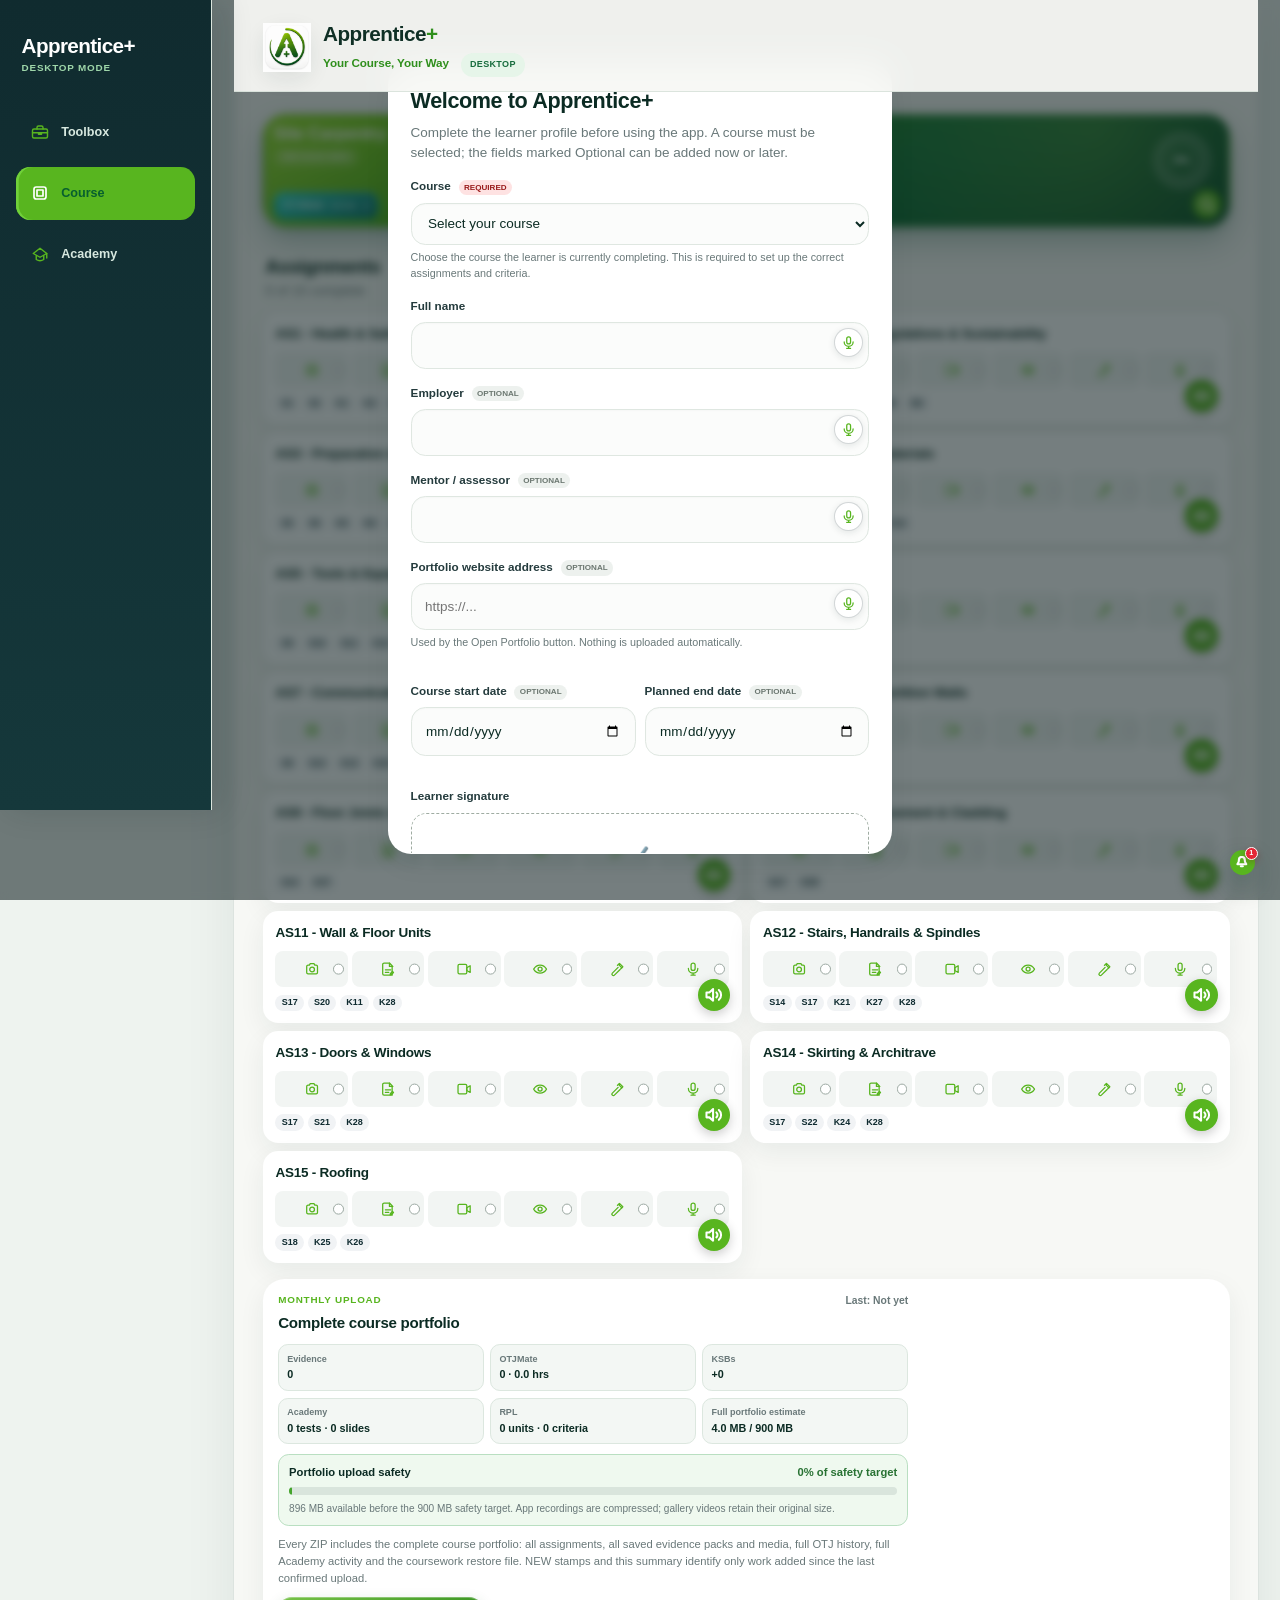
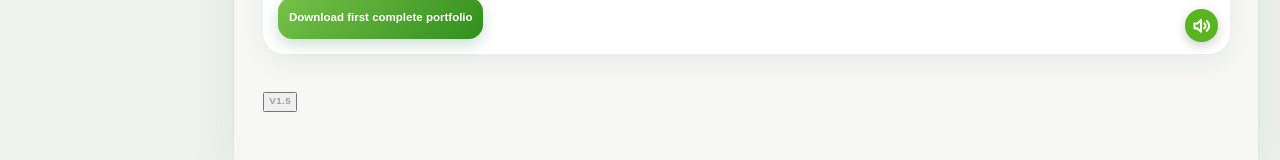
<file: index.html>
<!doctype html>
<html lang="en">
<head>
  <meta charset="utf-8">
  <meta name="viewport" content="width=device-width,initial-scale=1,viewport-fit=cover">
  <meta name="theme-color" content="#58b51f">
  <meta name="description" content="Apprentice+ local evidence pack builder">
  <link rel="manifest" href="manifest.json">
  <link rel="icon" href="favicon-32.png" type="image/png" sizes="32x32">
  <link rel="apple-touch-icon" href="apple-touch-icon.png">
  <link rel="stylesheet" href="styles.css?v=1.0">
  <title>Apprentice+</title>
  <script>
  (() => {
    const desktopQuery = window.matchMedia('(min-width: 960px) and (pointer: fine)');
    const applyDesktopMode = () => {
      const desktop = desktopQuery.matches;
      const width = window.innerWidth || document.documentElement.clientWidth || 0;
      const scale = desktop ? (width >= 1600 ? 80 : width >= 1280 ? 90 : 100) : 100;
      document.documentElement.classList.toggle('desktop-mode', desktop);
      document.documentElement.classList.remove('desktop-scale-80','desktop-scale-90','desktop-scale-100');
      if (desktop) document.documentElement.classList.add(`desktop-scale-${scale}`);
      document.documentElement.dataset.layoutMode = desktop ? 'desktop' : 'mobile';
      document.documentElement.dataset.desktopScale = String(scale);
    };
    applyDesktopMode();
    desktopQuery.addEventListener?.('change', applyDesktopMode);
    window.addEventListener('resize', applyDesktopMode, {passive:true});
  })();
  </script>
</head>
<body>
  <noscript><div class="noscript">Apprentice+ requires JavaScript.</div></noscript>
  <div id="app"></div>
  <div id="toast" class="toast" role="status" aria-live="polite"></div>
  <!-- Isolated notification bell: intentionally outside #app so Apprentice+ renders cannot replace it. -->
  <button type="button" id="notificationBell" class="notification-bell no-print" aria-label="Open notifications" aria-controls="notificationBellPanel" aria-expanded="false">
    <span class="notification-bell-icon" aria-hidden="true"><svg viewBox="0 0 24 24"><path d="M18 8a6 6 0 0 0-12 0c0 7-3 7-3 9h18c0-2-3-2-3-9Z"/><path d="M10 21h4"/></svg></span>
    <span class="notification-bell-count" aria-label="1 unread notification">1</span>
  </button>

  <div id="notificationBellBackdrop" class="notification-bell-backdrop no-print" hidden></div>
  <section id="notificationBellPanel" class="notification-bell-panel no-print" role="dialog" aria-modal="true" aria-labelledby="notificationBellTitle" hidden>
    
    <header class="notification-bell-header">
      <div>
        <p class="notification-bell-kicker">Apprentice+</p>
        <h2 id="notificationBellTitle">Notifications</h2>
      </div>
      <button type="button" id="notificationBellClose" class="notification-bell-close" aria-label="Close notifications">×</button>
    </header>
    <div class="notification-bell-list" id="notificationBellList">
      <article class="notification-bell-item unread" data-notification-id="welcome">
        <div class="notification-bell-item-content">
          <span class="notification-bell-item-icon" aria-hidden="true">🔔</span>
          <div>
            <strong>Notifications are ready</strong>
            <p>This bell will show important Apprentice+ messages without changing the app logo or main navigation.</p>
            <small>Just now</small>
          </div>
        </div>
      </article>
      <article class="notification-bell-item unread notification-update-item" id="notificationUpdateItem" hidden>
        <div class="notification-bell-item-content">
          <span class="notification-bell-item-icon update" aria-hidden="true">↑</span>
          <div>
            <strong>App update available</strong>
            <p class="notification-update-version" id="notificationUpdateVersion">A new Apprentice+ version is ready.</p>
            <div class="notification-update-whats-new"><b>What’s new</b><ul id="notificationUpdateFeatures"></ul></div>
            <button type="button" class="notification-update-button" id="notificationOpenUpdate">View update</button>
          </div>
        </div>
      </article>
    </div>
    <footer class="notification-bell-footer"><button type="button" id="notificationSettingsButton">Notification settings</button><button type="button" id="notificationClearButton">Clear</button></footer>
  </section>

  <script src="qrcode-browser.js?v=1.0"></script>
  <script src="pdf-generator.js?v=1.0"></script>
  <script src="specification-sheet.js?v=1.0"></script>
  <script src="functional-skills-bank.js?v=1.0"></script>
  <script src="trade-courses-bank.js?v=1.0"></script>
  <script src="mcq-question-bank.js?v=1.0"></script>
  <script src="mcq-engine.js?v=1.0"></script>
  <script src="app.js?v=1.0"></script>
  <script>
  (() => {
    const bell = document.getElementById('notificationBell');
    const panel = document.getElementById('notificationBellPanel');
    const backdrop = document.getElementById('notificationBellBackdrop');
    const closeButton = document.getElementById('notificationBellClose');
    const list = document.getElementById('notificationBellList');
    const count = bell?.querySelector('.notification-bell-count');
    const updateItem = document.getElementById('notificationUpdateItem');
    const updateVersion = document.getElementById('notificationUpdateVersion');
    const updateFeatures = document.getElementById('notificationUpdateFeatures');
    const openUpdateButton = document.getElementById('notificationOpenUpdate');
    const settingsButton = document.getElementById('notificationSettingsButton');
    const clearButton = document.getElementById('notificationClearButton');
    if (!bell || !panel || !backdrop || !closeButton || !list || !count) return;

    const settingsKey = 'apprenticeplus.appSettings.v1';
    const getNotificationSettings = () => {
      try { return {enabled:true,updates:true,epa:true,assignments:true,certificates:true,otj:true,reminders:true,projects:true,reviews:true,learning:true,...(JSON.parse(localStorage.getItem(settingsKey)||'{}').notifications||{})}; }
      catch { return {enabled:true,updates:true,epa:true,assignments:true,certificates:true,otj:true,reminders:true,projects:true,reviews:true,learning:true}; }
    };
    const applyNotificationSettings = () => {
      const settings = getNotificationSettings();
      bell.hidden = !settings.enabled;
      if (!settings.enabled) closeNotifications?.(true);
      if (updateItem) updateItem.hidden = !settings.enabled || !settings.updates || updateItem.dataset.updateAvailable !== '1';
      updateCount();
    };

    const deletedKey = 'apprenticeplus.notifications.deleted.v1';
    let deleted = [];
    let closeTimer = 0;
    let panelOpen = false;
    try { deleted = JSON.parse(localStorage.getItem(deletedKey) || '[]'); } catch { deleted = []; }
    list.querySelectorAll('[data-notification-id]').forEach(item => {
      if (deleted.includes(item.dataset.notificationId)) item.remove();
    });
    const updateCount = () => {
      const total = list.querySelectorAll('.notification-bell-item:not([hidden])').length;
      count.textContent = String(total);
      count.hidden = total === 0;
      count.setAttribute('aria-label', `${total} notification${total === 1 ? '' : 's'}`);
      bell.setAttribute('aria-label', total ? `Open notifications, ${total} available` : 'Open notifications');
      const empty = list.querySelector('.notification-bell-empty');
      if (!total && !empty) list.insertAdjacentHTML('beforeend', '<div class="notification-bell-empty"><strong>No notifications</strong><p>New Apprentice+ messages will appear here.</p></div>');
      if (total && empty) empty.remove();
    };
    const deleteNotification = item => {
      const id = item.dataset.notificationId;
      if (id && !deleted.includes(id)) {
        deleted.push(id);
        try { localStorage.setItem(deletedKey, JSON.stringify(deleted)); } catch {}
      }
      item.classList.add('deleting');
      window.setTimeout(() => { item.remove(); updateCount(); }, 180);
    };
    const attachSwipe = item => {
      if (!item || item.dataset.swipeReady === '1') return;
      item.dataset.swipeReady = '1';
      const content = item.querySelector('.notification-bell-item-content');
      if (!content) return;
      let pointerId = null, startX = 0, startY = 0, currentX = 0, currentY = 0, dragging = false, horizontal = false;
      const reset = () => {
        if (pointerId !== null) { try { item.releasePointerCapture(pointerId); } catch {} }
        pointerId = null; dragging = false; horizontal = false;
        item.classList.remove('swiping','swipe-left','swipe-right');
        content.style.transform = '';
      };
      item.addEventListener('pointerdown', event => {
        if (event.target.closest('button')) return;
        if (event.pointerType === 'mouse' && event.button !== 0) return;
        pointerId = event.pointerId;
        startX = currentX = event.clientX; startY = currentY = event.clientY;
        dragging = true; horizontal = false;
        try { item.setPointerCapture(pointerId); } catch {}
      }, {passive:true});
      item.addEventListener('pointermove', event => {
        if (!dragging || event.pointerId !== pointerId) return;
        currentX = event.clientX; currentY = event.clientY;
        const dx = currentX - startX, dy = currentY - startY;
        if (!horizontal && Math.abs(dx) < 8 && Math.abs(dy) < 8) return;
        if (!horizontal && Math.abs(dy) > Math.abs(dx)) { reset(); return; }
        horizontal = true; item.classList.add('swiping');
        item.classList.toggle('swipe-left', dx < 0);
        item.classList.toggle('swipe-right', dx > 0);
        content.style.transform = `translateX(${Math.max(-125, Math.min(125, dx))}px)`;
        if (event.cancelable) event.preventDefault();
      }, {passive:false});
      const finish = event => {
        if (!dragging || (event && event.pointerId !== pointerId)) return;
        const dx = currentX - startX;
        if (horizontal && Math.abs(dx) >= 72) deleteNotification(item); else reset();
      };
      item.addEventListener('pointerup', finish);
      item.addEventListener('pointercancel', reset);
      item.addEventListener('lostpointercapture', () => { if (dragging) reset(); });
    };
    list.querySelectorAll('.notification-bell-item').forEach(attachSwipe);
    const refreshDynamicNotifications = () => {
      list.querySelectorAll('[data-notification-id]').forEach(item => {
        if (deleted.includes(item.dataset.notificationId)) item.remove();
        else attachSwipe(item);
      });
      updateCount();
    };
    window.addEventListener('apprenticeplus:notifications-refresh', refreshDynamicNotifications);

    const closeNotifications = (immediate = false) => {
      clearTimeout(closeTimer); panelOpen = false;
      panel.classList.remove('open');
      bell.setAttribute('aria-expanded', 'false');
      document.body.classList.remove('notification-panel-open');
      const finish = () => { if (!panelOpen) { panel.hidden = true; backdrop.hidden = true; } };
      if (immediate) finish(); else closeTimer = window.setTimeout(finish, 180);
    };
    const openNotifications = () => {
      clearTimeout(closeTimer); panelOpen = true;
      panel.hidden = false; backdrop.hidden = false;
      bell.setAttribute('aria-expanded', 'true');
      document.body.classList.add('notification-panel-open');
      requestAnimationFrame(() => { if (panelOpen) panel.classList.add('open'); });
    };

    const showUpdateNotification = info => {
      if (!updateItem) return;
      const version = String(info?.version || 'A new version');
      const updateId = `app-update-${version.toLowerCase().replace(/[^a-z0-9]+/g, '-')}`;
      if (deleted.includes(updateId)) return;
      updateItem.dataset.notificationId = updateId;
      updateItem.dataset.updateAvailable = '1';
      const features = Array.isArray(info?.features) && info.features.length ? info.features : ['Performance improvements and minor fixes.'];
      updateVersion.textContent = `${version} is ready to install.`;
      updateFeatures.innerHTML = features.slice(0, 8).map(feature => `<li>${String(feature).replace(/[&<>"']/g, char => ({'&':'&amp;','<':'&lt;','>':'&gt;','"':'&quot;',"'":'&#39;'}[char]))}</li>`).join('');
      updateItem.hidden = !getNotificationSettings().enabled || !getNotificationSettings().updates; attachSwipe(updateItem); updateCount();
    };
    window.addEventListener('apprenticeplus:update-ready', event => showUpdateNotification(event.detail));
    if (window.apprenticePlusPendingUpdateInfo) showUpdateNotification(window.apprenticePlusPendingUpdateInfo);
    openUpdateButton?.addEventListener('click', () => {
      closeNotifications();
      window.setTimeout(() => { if (typeof window.openUpdateReadyModal === 'function') window.openUpdateReadyModal(); }, 190);
    });
    applyNotificationSettings();
    window.addEventListener('apprenticeplus:settings-changed', () => { applyNotificationSettings(); queueMicrotask(() => window.refreshAppNotifications?.()); });
    window.addEventListener('storage', event => { if (event.key === settingsKey) { applyNotificationSettings(); window.refreshAppNotifications?.(); } });

    bell.addEventListener('click', openNotifications);
    closeButton.addEventListener('click', () => closeNotifications());
    backdrop.addEventListener('click', () => closeNotifications());
    settingsButton?.addEventListener('click',()=>{ closeNotifications(); window.setTimeout(()=>{ if(window.__apprenticePlusOpenNotificationSettings) window.__apprenticePlusOpenNotificationSettings(); },190); });
    clearButton?.addEventListener('click',()=>{ list.querySelectorAll('.notification-bell-item:not([hidden])').forEach(item=>deleteNotification(item)); });
    document.addEventListener('keydown', event => { if (event.key === 'Escape' && panelOpen) closeNotifications(); });
    document.addEventListener('visibilitychange', () => { if (document.visibilityState === 'visible' && !panelOpen) closeNotifications(true); });
    window.addEventListener('pageshow', () => { if (!panelOpen) closeNotifications(true); });
  })();
  </script>

</body>
</html>
</file>
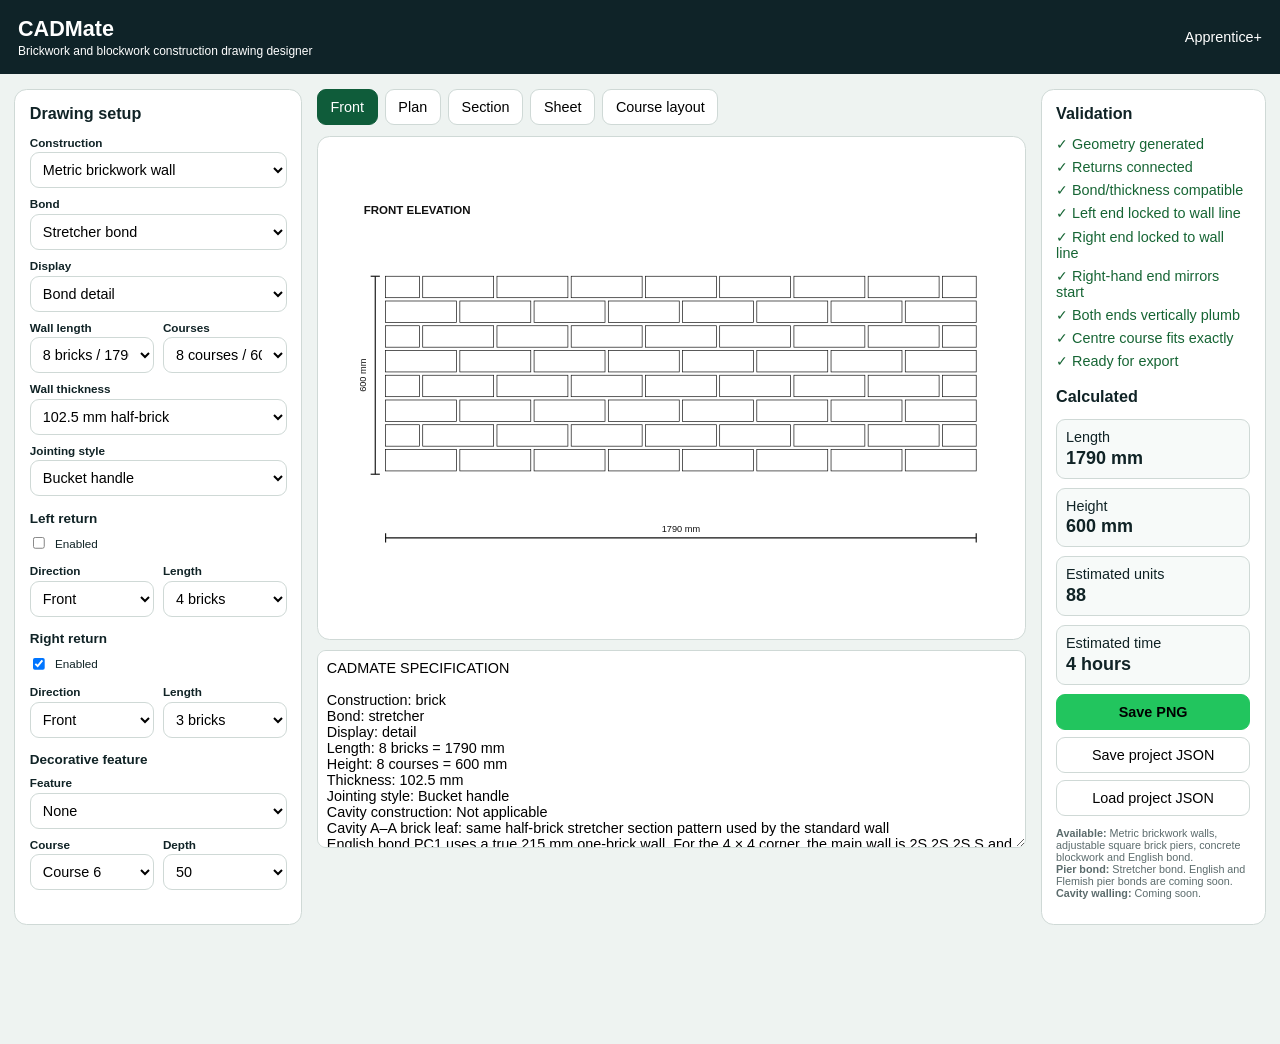
<file: cadmate.html>
<!DOCTYPE html>
<html lang="en"><head><meta charset="utf-8"><meta name="viewport" content="width=device-width,initial-scale=1"><title>CADMate · Apprentice+</title>
<style>:root{--bg:#eef3f1;--panel:#fff;--ink:#102326;--muted:#5c6c6d;--accent:#22c55e;--dark:#0f5c3a;--border:#cfd9d6;--bad:#b91c1c}*{box-sizing:border-box}body{margin:0;font-family:Arial,Helvetica,sans-serif;background:var(--bg);color:var(--ink)}header{background:#0f2328;color:#fff;padding:18px 20px;display:flex;justify-content:space-between;align-items:center}header h1{margin:0;font-size:24px}main{max-width:1500px;margin:auto;padding:16px}.grid{display:grid;grid-template-columns:320px 1fr 250px;gap:16px}.panel{background:var(--panel);border:1px solid var(--border);border-radius:14px;padding:16px}h2{font-size:18px;margin:0 0 14px}h3{font-size:15px;margin:16px 0 8px}label{display:block;font-size:13px;font-weight:700;margin:10px 0 4px}select,input,button,textarea{font:inherit}select{width:100%;padding:10px;border:1px solid var(--border);border-radius:10px;background:#fff}.row{display:grid;grid-template-columns:1fr 1fr;gap:10px}.check{display:flex;align-items:center;gap:8px;font-weight:400}.tabs{display:flex;gap:8px;flex-wrap:wrap;margin-bottom:12px}button{border:1px solid var(--border);background:#fff;padding:10px 14px;border-radius:10px;cursor:pointer}.primary{background:var(--accent);border-color:var(--accent);font-weight:700}.active{background:var(--dark);color:#fff;border-color:var(--dark)}.preview{background:#fff;border:1px solid var(--border);border-radius:14px;padding:10px;min-height:560px}svg{width:100%;height:auto;display:block}.metric{background:#f7faf9;border:1px solid var(--border);border-radius:10px;padding:10px;margin-bottom:10px}.metric b{display:block;font-size:20px;margin-top:3px}.valid{color:#166534}.bad{color:var(--bad)}#spec{width:100%;height:220px;border:1px solid var(--border);border-radius:10px;padding:10px;margin-top:12px}.hidden{display:none}.small{font-size:12px;color:var(--muted)}@media (min-width:1280px) and (max-width:1599px) and (pointer:fine){body{zoom:.9}}@media (min-width:1600px) and (pointer:fine){body{zoom:.8}}@media(max-width:1000px){
      header{padding:14px 16px}
      header h1{font-size:21px}
      main{padding:10px}
      .grid{grid-template-columns:1fr}
      .preview{min-height:auto}
      .panel{padding:14px}
      #spec{height:160px}
    }
.png-save-modal{position:fixed;inset:0;z-index:9999;background:rgba(7,23,20,.72);display:flex;align-items:center;justify-content:center;padding:18px}
.png-save-card{width:min(420px,100%);background:#fff;border:1px solid var(--border);border-radius:18px;padding:20px;box-shadow:0 24px 70px rgba(0,0,0,.28)}
.png-save-card h2{margin:0 0 6px}.png-save-card p{margin:0 0 14px;color:var(--muted);font-size:13px;line-height:1.4}
.png-save-card input{width:100%;padding:12px 13px;border:1px solid var(--border);border-radius:11px;background:#fff}
.png-save-actions{display:flex;gap:9px;justify-content:flex-end;margin-top:15px}.png-save-actions button{min-width:96px}
.png-save-preview{margin-top:9px;font-size:12px;color:var(--muted);overflow-wrap:anywhere}
</style></head>
<body><header><div><h1>CADMate</h1><small>Brickwork and blockwork construction drawing designer</small></div><div>Apprentice+</div></header><main><div class="grid">
<aside class="panel"><h2>Drawing setup</h2><label>Construction</label><select id="material"><option value="brick">Metric brickwork wall</option><option value="pier">Brick pier</option><option value="block">Concrete blockwork wall</option><option value="cavity" disabled>Cavity wall — Coming soon</option></select><label>Bond</label><select id="bond"><option value="stretcher">Stretcher bond</option><option value="english">English bond</option><option value="flemish">Flemish bond</option></select><label>Display</label><select id="display"><option value="detail">Bond detail</option><option value="hatch">Material hatching</option><option value="outline">Outline only</option></select><div class="row"><div><label>Wall length</label><select id="length"></select></div><div><label>Courses</label><select id="courses"></select></div></div><label>Wall thickness</label><select id="thickness"><option value="102.5">102.5 mm half-brick</option><option value="215">215 mm one-brick</option></select><label>Jointing style</label><select id="jointing"><option value="Bucket handle">Bucket handle</option><option value="Flush">Flush</option><option value="Weather struck">Weather struck</option><option value="Recessed">Recessed</option></select><h3>Left return</h3><label class="check"><input type="checkbox" id="leftOn"> Enabled</label><div class="row"><div><label>Direction</label><select id="leftDir"><option value="front">Front</option><option value="back">Back</option></select></div><div><label>Length</label><select id="leftLen"></select></div></div><h3>Right return</h3><label class="check"><input type="checkbox" id="rightOn" checked> Enabled</label><div class="row"><div><label>Direction</label><select id="rightDir"><option value="front">Front</option><option value="back">Back</option></select></div><div><label>Length</label><select id="rightLen"></select></div></div><h3>Decorative feature</h3><label>Feature</label><select id="feature"><option value="none">None</option><option value="soldier">Soldier course</option><option value="boe">Brick on edge</option><option value="band" disabled>Projecting band — Coming soon</option><option value="recess" disabled>Recessed panel — Coming soon</option><option value="corbel" disabled>Corbel course — Coming soon</option><option value="dentil" disabled>Dentil course — Coming soon</option></select><div class="row"><div><label>Course</label><select id="featureCourse"></select></div><div><label>Depth</label><select id="featureDepth"><option>25</option><option selected>50</option><option>75</option><option>102.5</option></select></div></div></aside>
<section><div class="tabs"><button data-view="front" class="active">Front</button><button data-view="plan">Plan</button><button data-view="section">Section</button><button data-view="sheet">Sheet</button><button data-view="courses">Course layout</button></div><div class="preview"><svg id="svg" viewBox="0 0 1200 800"></svg><div id="courseList" class="hidden"></div></div><textarea id="spec" readonly></textarea></section>
<aside class="panel"><h2>Validation</h2><div id="validation"></div><h2 style="margin-top:20px">Calculated</h2><div class="metric"><span>Length</span><b id="mLen"></b></div><div class="metric"><span>Height</span><b id="mHeight"></b></div><div class="metric"><span>Estimated units</span><b id="mUnits"></b></div><div class="metric"><span>Estimated time</span><b id="mTime"></b></div><button class="primary" id="downloadPng" style="width:100%;margin-bottom:8px">Save PNG</button><button id="downloadJson" style="width:100%;margin-bottom:8px">Save project JSON</button><button id="loadJson" style="width:100%">Load project JSON</button><input id="jsonFile" type="file" accept=".json" class="hidden"><p class="small"><strong>Available:</strong> Metric brickwork walls, adjustable square brick piers, concrete blockwork and English bond.<br><strong>Pier bond:</strong> Stretcher bond. English and Flemish pier bonds are coming soon.<br><strong>Cavity walling:</strong> Coming soon.</p></aside>
</div></main>
<script>
const NS='http://www.w3.org/2000/svg',$=id=>document.getElementById(id);let activeView='front';const CFG={brick:{unitL:215,unitH:65,joint:10,course:75,label:'bricks',rate:25},pier:{unitL:215,unitH:65,joint:10,course:75,label:'bricks',rate:20},block:{unitL:440,unitH:215,joint:10,course:225,label:'blocks',rate:12,planDepth:97.5,headerL:215,closerL:102.5},cavity:{unitL:215,unitH:65,joint:10,course:75,label:'bricks',rate:20}};function E(n,a={}){const e=document.createElementNS(NS,n);for(const[k,v]of Object.entries(a))e.setAttribute(k,v);return e}function clear(e){while(e.firstChild)e.removeChild(e.firstChild)}function T(svg,x,y,t,a={}){const e=E('text',{x,y,fill:'#111','font-size':22,'font-family':'Arial, sans-serif',...a});e.textContent=t;svg.appendChild(e)}function L(svg,x1,y1,x2,y2,w=2,d=''){svg.appendChild(E('line',{x1,y1,x2,y2,stroke:'#111','stroke-width':w,'stroke-dasharray':d}))}function dimH(svg,x1,x2,y,l){L(svg,x1,y,x2,y);L(svg,x1,y-8,x1,y+8);L(svg,x2,y-8,x2,y+8);T(svg,(x1+x2)/2,y-10,l,{'text-anchor':'middle','font-size':16})}function dimV(svg,x,y1,y2,l){L(svg,x,y1,x,y2);L(svg,x-8,y1,x+8,y1);L(svg,x-8,y2,x+8,y2);T(svg,x-16,(y1+y2)/2,l,{'text-anchor':'middle','font-size':16,transform:`rotate(-90 ${x-16} ${(y1+y2)/2})`})}

function dimHCompact(svg,x1,x2,y,label){
  L(svg,x1,y,x2,y,1);
  L(svg,x1,y-5,x1,y+5,1);
  L(svg,x2,y-5,x2,y+5,1);
  T(svg,(x1+x2)/2,y-7,label,{
    'text-anchor':'middle',
    'font-size':10,
    fill:'#111'
  });
}
function dimVCompact(svg,x,y1,y2,label){
  L(svg,x,y1,x,y2,1);
  L(svg,x-5,y1,x+5,y1,1);
  L(svg,x-5,y2,x+5,y2,1);
  const tx=x-9;
  const ty=(y1+y2)/2;
  T(svg,tx,ty,label,{
    'text-anchor':'middle',
    'font-size':10,
    fill:'#111',
    transform:`rotate(-90 ${tx} ${ty})`
  });
}

function refill(){
 const material=$('material').value;
 const c=CFG[material];
 const old={l:$('length').value||8,c:$('courses').value||8,ll:$('leftLen').value||4,rl:$('rightLen').value||4,fc:$('featureCourse').value||6};

 for(const id of ['length','courses','leftLen','rightLen','featureCourse'])$(id).innerHTML='';

 if(material==='cavity'){
   for(let i=2;i<=16;i+=2){
     $('length').add(new Option(`${i} ${c.label} / ${i*c.unitL+(i-1)*c.joint} mm`,i));
   }
 }else if(material==='pier'){
   for(let i=1;i<=16;i++){
     const mm=i*c.unitL+(i-1)*c.joint;
     $('length').add(new Option(`${i} ${i===1?'brick':'bricks'} square / ${mm} × ${mm} mm`,i));
   }
 }else{
   for(let i=4;i<=16;i++){
     $('length').add(new Option(`${i} ${c.label} / ${i*c.unitL+(i-1)*c.joint} mm`,i));
   }
 }

 if(material==='cavity'){
   for(let i=3;i<=15;i+=3){
     $('courses').add(new Option(`${i} brick courses / ${i*c.course} mm / ${i/3} block courses`,i));
   }
 }else{
   for(let i=2;i<=14;i++){
     $('courses').add(new Option(`${i} courses / ${i*c.course} mm`,i));
   }
 }

 if(material==='cavity'){
   for(let i=2;i<=8;i+=2){
     $('leftLen').add(new Option(`${i} ${c.label}`,i));
     $('rightLen').add(new Option(`${i} ${c.label}`,i));
   }
 }else{
   for(let i=1;i<=8;i++){
     $('leftLen').add(new Option(`${i} ${c.label}`,i));
     $('rightLen').add(new Option(`${i} ${c.label}`,i));
   }
 }

 for(let i=1;i<=14;i++){
   $('featureCourse').add(new Option(`Course ${i}`,i));
 }

 if(material==='cavity'){
   const requestedLength=Math.max(2,Math.min(+old.l,16));
   const evenLength=Math.max(2,Math.round(requestedLength/2)*2);
   $('length').value=String(evenLength);

   const requestedCourses=Math.max(3,Math.min(+old.c,15));
   $('courses').value=String(Math.max(3,Math.round(requestedCourses/3)*3));
   if(!$('courses').value)$('courses').value='12';

   const requestedLeft=Math.max(2,Math.min(+old.ll,8));
   const requestedRight=Math.max(2,Math.min(+old.rl,8));
   $('leftLen').value=String(Math.max(2,Math.round(requestedLeft/2)*2));
   $('rightLen').value=String(Math.max(2,Math.round(requestedRight/2)*2));
 }else{
   const minLength=material==='pier'?1:4;
   $('length').value=String(Math.max(minLength,Math.min(+old.l,16)));
   $('courses').value=Math.min(+old.c,14);
   $('leftLen').value=Math.min(+old.ll,8);
   $('rightLen').value=Math.min(+old.rl,8);
 }

 $('featureCourse').value=Math.min(+old.fc,14);

 if(material==='block'){
   $('bond').value='stretcher';
   $('bond').disabled=true;
   $('thickness').innerHTML='<option value="97.5">97.5 mm blockwork</option><option value="140">140 mm blockwork</option>';
 }else if(material==='cavity'){
   $('bond').value='stretcher';
   $('bond').disabled=true;
   $('thickness').innerHTML='<option value="302.5">302.5 mm cavity wall — 102.5 brick + 100 cavity + 100 block</option>';
 }else{
   $('bond').disabled=false;
   $('thickness').innerHTML='<option value="102.5">102.5 mm half-brick</option><option value="215">215 mm one-brick</option>';
 }
}
function model(){const material=$('material').value,c=CFG[material],modules=+$('length').value,courses=+$('courses').value,ll=+$('leftLen').value,rl=+$('rightLen').value,isPier=material==='pier',length=modules*c.unitL+(modules-1)*c.joint,pierSize=isPier?length:0;return{c,material,bond:isPier?'stretcher':$('bond').value,display:$('display').value,thickness:isPier?pierSize:+$('thickness').value,jointing:$('jointing')?$('jointing').value:'Bucket handle',modules,courses,length,height:courses*c.course,left:{on:isPier?false:$('leftOn').checked,dir:$('leftDir').value,units:ll,mm:ll*c.unitL+(ll-1)*c.joint},right:{on:isPier?false:$('rightOn').checked,dir:$('rightDir').value,units:rl,mm:rl*c.unitL+(rl-1)*c.joint},feature:$('feature').value,featureCourse:+$('featureCourse').value,featureDepth:+$('featureDepth').value,isPier,pierSize}}
function P(type,m){
 if(type==='S')return{code:'S',name:'Stretcher',w:m.c.unitL};
 if(type==='H')return{
   code:'H',
   name:'Header',
   w:m.material==='block'?215:102.5
 };
 if(type==='HB')return{
   code:'½',
   name:m.material==='block'?'Half block':'Half bat',
   w:m.material==='block'?215:102.5
 };
 if(type==='C')return{
   code:'C',
   name:'Closer',
   w:102.5
 };
 if(type==='QC')return{
   code:'¼',
   name:'Queen closer (46 mm)',
   w:46
 };
 return{code:'?',name:'Unknown',w:m.c.unitL}
}
function template(m,c){
if(m.material==='block'){
  if(c%2===0)return{start:[],pattern:['S'],end:[]};

  /*
    Blockwork header course:
    - No return: H, S ... S, H
    - Left return: C, C, S ... S, H
    - Right return: H, S ... S, C, C
    - Returns both ends: C, C, S ... S, C, C
  */
  const start=m.left&&m.left.on?['C','C']:['H'];
  const end=m.right&&m.right.on?['C','C']:['H'];
  return{start,pattern:['S'],end};
}
if(m.bond==='stretcher')return c%2===0?{start:[],pattern:['S'],end:[]}:{start:['HB'],pattern:['S'],end:['HB']};

/* English bond:
   Course A: S S S ... S
   Course B: H QC H H ... H H QC H */
if(m.bond==='english')return c%2===0
  ? {start:[],pattern:['S'],end:[]}
  : {start:['H','QC'],pattern:['H'],end:['QC','H']};

/* Flemish bond:
   Course A: S H S H ... H S
   Course B: H QC S H S ... H S QC H */
return c%2===0
  ? {start:['S'],pattern:['H','S'],end:['H','S']}
  : {start:['H','QC','S'],pattern:['H','S'],end:['QC','H']}}
function blockElevationRows(m){
  const out=[];
  const joint=m.c.joint;
  const S=440;
  const H=215;
  const C=102.5;

  for(let course=0;course<m.courses;course++){
    const objects=[];

    if(course%2===0){
      // Course 1: full stretchers across the selected block-module length.
      let x=0;
      for(let i=0;i<m.modules;i++){
        objects.push({code:'S',name:'Stretcher',w:S,x});
        x+=S;
        if(i<m.modules-1)x+=joint;
      }
    }else{
      /*
        Course 2 exact setting-out:
        No returns:          H, S...(n-1), H
        Right return:        H, S...(n-1), C, C
        Left return:         C, C, S...(n-1), H
        Returns both ends:   C, C, S...(n-2), C, C

        These substitutions preserve the same overall selected length.
      */
      const leftReturn=m.left&&m.left.on;
      const rightReturn=m.right&&m.right.on;
      let x=0;

      const push=(code,w,name)=>{
        objects.push({code,name,w,x});
        x+=w+joint;
      };

      if(leftReturn){
        push('C',C,'Closer');
        push('C',C,'Closer');
      }else{
        push('H',H,'Header');
      }

      let stretcherCount;
      if(leftReturn && rightReturn){
        stretcherCount=Math.max(0,m.modules-2);
      }else{
        stretcherCount=Math.max(0,m.modules-1);
      }

      for(let i=0;i<stretcherCount;i++){
        push('S',S,'Stretcher');
      }

      if(rightReturn){
        push('C',C,'Closer');
        // Last closer should finish without a trailing joint.
        x-=joint;
      }else{
        objects.push({code:'H',name:'Header',w:H,x});
        x+=H;
      }
    }

    const total=objects.length
      ? objects[objects.length-1].x+objects[objects.length-1].w
      : 0;

    out.push({
      course:course+1,
      pieces:objects,
      objects,
      total,
      gap:Math.max(0,m.length-total),
      gapStart:total,
      gapEnd:m.length
    });
  }

  return out;
}

function rows(m){
 const out=[];
 for(let c=0;c<m.courses;c++){
  const t=template(m,c);
  const left=t.start.map(x=>P(x,m));
  const right=t.end.map(x=>P(x,m));
  const objects=[];

  let leftX=0;
  left.forEach((p,i)=>{
    objects.push({...p,x:leftX,side:'left'});
    leftX+=p.w;
    if(i<left.length-1)leftX+=m.c.joint;
  });
  if(left.length)leftX+=m.c.joint;

  let rightX=m.length;
  for(let i=right.length-1;i>=0;i--){
    const p=right[i];
    rightX-=p.w;
    objects.push({...p,x:rightX,side:'right'});
    if(i>0)rightX-=m.c.joint;
  }
  if(right.length)rightX-=m.c.joint;

  let patternIndex=0;
  while(true){
    const p=P(t.pattern[patternIndex%t.pattern.length],m);
    if(leftX+p.w>rightX)break;
    objects.push({...p,x:leftX,side:'centre'});
    leftX+=p.w;
    patternIndex++;
    if(leftX+m.c.joint<=rightX)leftX+=m.c.joint;
    else break;
  }

  objects.sort((a,b)=>a.x-b.x);
  const gap=Math.max(0,rightX-leftX);
  out.push({
    course:c+1,
    pieces:objects,
    objects,
    total:m.length-gap,
    gap,
    gapStart:leftX,
    gapEnd:rightX
  });
 }
 return out
}
function hatch(svg,id,kind){const defs=E('defs');let p;if(kind==='brick'||kind==='pier'){p=E('pattern',{id,width:16,height:16,patternUnits:'userSpaceOnUse',patternTransform:'rotate(45)'});p.appendChild(E('line',{x1:0,y1:0,x2:0,y2:16,stroke:'#111','stroke-width':1}));p.appendChild(E('line',{x1:8,y1:0,x2:8,y2:16,stroke:'#111','stroke-width':1}));}else{p=E('pattern',{id,width:18,height:18,patternUnits:'userSpaceOnUse'});p.appendChild(E('path',{d:'M0 18L18 0M-4 4L4 -4M14 22L22 14',stroke:'#111','stroke-width':1,fill:'none'}));p.appendChild(E('circle',{cx:5,cy:13,r:1.2,fill:'#111'}));}defs.appendChild(p);svg.appendChild(defs)}
function feature(svg,m,x0,y0,s){if(m.feature==='none')return;const y=y0-m.featureCourse*m.c.course*s;if(m.feature==='soldier'||m.feature==='boe'){const featureH=(m.feature==='boe'?102.5:m.c.unitL)*s,step=m.c.unitH*s+m.c.joint*s;for(let x=0;x<m.length*s;x+=step)svg.appendChild(E('rect',{x:x0+x,y:y-featureH,width:Math.max(4,m.c.unitH*s),height:featureH,fill:'#fff',stroke:'#111','stroke-width':1.2}))}else if(['band','corbel'].includes(m.feature)){const d=m.featureDepth*s;svg.appendChild(E('rect',{x:x0-d,y:y-m.c.unitH*s,width:m.length*s+2*d,height:m.c.unitH*s,fill:'#fff',stroke:'#111','stroke-width':2.5}))}else if(m.feature==='recess'){svg.appendChild(E('rect',{x:x0+m.length*s*.2,y:y-2*m.c.course*s,width:m.length*s*.6,height:2*m.c.course*s,fill:'#fff',stroke:'#111','stroke-width':2,'stroke-dasharray':'7 5'}))}else if(m.feature==='dentil'){const step=m.length*s/12;for(let i=0;i<12;i+=2)svg.appendChild(E('rect',{x:x0+i*step,y:y-m.c.unitH*s,width:step,height:m.c.unitH*s,fill:'#fff',stroke:'#111','stroke-width':1.5}))}}

function pierElevationCourse(modules,course,face){
  const stretchers=Math.max(0,modules-1);
  const frontCourse1=Array(modules).fill('S');
  const frontCourse2=['H',...Array(stretchers).fill('S'),'H'];
  if(face==='front')return course%2===1?frontCourse1:frontCourse2;
  return course%2===1?frontCourse2:frontCourse1;
}
function drawPierElevation(svg,m,b,title,face='front'){
  T(svg,b.x+4,b.y+18,title,{'font-size':20,'font-weight':'700'});

  const S=215,H=102.5,J=10,brickH=65,courseH=75;
  const modules=Math.max(1,Number(m.modules)||1);
  const size=modules*S+(modules-1)*J;
  const titleH=26,leftDimW=42,rightPad=10,topPad=8,bottomDimH=36;
  const drawX=b.x+leftDimW,drawY=b.y+titleH+topPad;
  const drawW=Math.max(10,b.w-leftDimW-rightPad);
  const drawH=Math.max(10,b.h-titleH-topPad-bottomDimH);
  const s=Math.min(drawW/size,drawH/m.height);
  const wallW=size*s,wallH=m.height*s;
  const x0=drawX+(drawW-wallW)/2;
  const top=drawY+(drawH-wallH)/2;
  const y0=top+wallH;

  if(m.display==='hatch'){
    hatch(svg,`pierElevationHatch${face}`,'pier');
    svg.appendChild(E('rect',{
      x:x0,y:top,width:wallW,height:wallH,
      fill:`url(#pierElevationHatch${face})`,
      stroke:'#111','stroke-width':2
    }));
  }else if(m.display==='outline'){
    svg.appendChild(E('rect',{
      x:x0,y:top,width:wallW,height:wallH,
      fill:'#fff',stroke:'#111','stroke-width':2
    }));
  }else{
    for(let ci=0;ci<m.courses;ci++){
      const pieces=pierElevationCourse(modules,ci+1,face);
      let x=x0;
      const y=y0-(ci+1)*courseH*s;
      pieces.forEach((code,index)=>{
        const width=(code==='S'?S:H)*s;
        svg.appendChild(E('rect',{
          x,y,width,height:brickH*s,
          fill:'#fff',stroke:'#111','stroke-width':1
        }));
        x+=width;
        if(index<pieces.length-1)x+=J*s;
      });
    }
  }

  const pm={...m,length:size};
  feature(svg,pm,x0,y0,s);
  dimV(svg,drawX-18,y0,top,`${m.height} mm`);
  dimH(svg,x0,x0+wallW,drawY+drawH+18,`${size} mm`);
}
function drawPierPlanCourse(svg,m,b,course){
  T(svg,b.x+2,b.y-8,`PIER PLAN – COURSE ${course}`,{'font-size':16,'font-weight':'700'});

  const S=215,J=10,D=102.5;
  const modules=Math.max(1,Number(m.modules)||1);
  const size=modules*S+(modules-1)*J;
  const pad=28;
  const s=Math.min((b.w-pad*2)/size,(b.h-pad*2)/size);
  const x=b.x+(b.w-size*s)/2;
  const y=b.y+(b.h-size*s)/2;

  if(m.display==='hatch'){
    hatch(svg,`pierPlanHatch${course}`,'pier');
    svg.appendChild(E('rect',{
      x,y,width:size*s,height:size*s,
      fill:`url(#pierPlanHatch${course})`,
      stroke:'#111','stroke-width':2
    }));
  }else if(m.display==='outline'){
    svg.appendChild(E('rect',{
      x,y,width:size*s,height:size*s,
      fill:'#fff',stroke:'#111','stroke-width':2
    }));
  }else{
    // Mortar-joint field defines the exact selected square pier boundary.
    svg.appendChild(E('rect',{
      x,y,width:size*s,height:size*s,
      fill:'#e7efec',stroke:'#111','stroke-width':1.8
    }));

    const rect=(rx,ry,rw,rh)=>svg.appendChild(E('rect',{
      x:rx,y:ry,width:rw,height:rh,
      fill:'#fff',stroke:'#111','stroke-width':1
    }));

    if(course===1){
      // Locked PC1:
      // N stretchers across bottom, N-1 up right,
      // N across top, N-1 down left.
      for(let i=0;i<modules;i++){
        rect(x+i*(S+J)*s,y+(size-D)*s,S*s,D*s);
      }
      for(let i=0;i<Math.max(0,modules-1);i++){
        rect(x+(size-D)*s,y+(D+J+i*(S+J))*s,D*s,S*s);
      }
      for(let i=0;i<modules;i++){
        rect(x+(modules-1-i)*(S+J)*s,y,S*s,D*s);
      }
      for(let i=0;i<Math.max(0,modules-1);i++){
        rect(x,y+(D+J+(modules-2-i)*(S+J))*s,D*s,S*s);
      }
    }else{
      // Locked PC2:
      // N vertical stretchers up right, N-1 across top,
      // N vertical stretchers down left, N-1 across bottom.
      for(let i=0;i<modules;i++){
        rect(x+(size-D)*s,y+(modules-1-i)*(S+J)*s,D*s,S*s);
      }
      for(let i=0;i<Math.max(0,modules-1);i++){
        rect(x+(D+J+i*(S+J))*s,y,S*s,D*s);
      }
      for(let i=0;i<modules;i++){
        rect(x,y+i*(S+J)*s,D*s,S*s);
      }
      for(let i=0;i<Math.max(0,modules-1);i++){
        rect(x+(D+J+(modules-2-i)*(S+J))*s,y+(size-D)*s,S*s,D*s);
      }
    }
  }

  dimHCompact(svg,x,x+size*s,y+size*s+18,`${size} mm`);
  dimVCompact(svg,x-18,y,y+size*s,`${size} mm`);
}
function drawPierPlan(svg,m,b){
  T(svg,b.x,b.y-10,'DETAILED PIER PLAN',{'font-size':25,'font-weight':'700'});
  const gap=16,usableH=b.h-45,halfH=(usableH-gap)/2;
  drawPierPlanCourse(svg,m,{x:b.x+12,y:b.y+42,w:b.w-24,h:halfH-20},1);
  drawPierPlanCourse(svg,m,{x:b.x+12,y:b.y+42+halfH+gap,w:b.w-24,h:halfH-20},2);
  const datumY=b.y+b.h-8;L(svg,b.x+35,datumY,b.x+b.w-35,datumY,1,'7 5');T(svg,b.x+b.w/2,datumY-7,`Setting-out length ${m.length} mm`,{'text-anchor':'middle','font-size':13});
}
function drawPierSection(svg,m,b){
  T(svg,b.x+4,b.y+15,'SECTION A–A',{'font-size':12,'font-weight':'700'});
  const size=m.pierSize||m.length,drawX=b.x+58,drawY=b.y+32,drawW=b.w-66,drawH=b.h-84,s=Math.min(drawW/size,drawH/m.height),w=size*s,h=m.height*s,x=drawX+(drawW-w)/2,y=drawY+(drawH-h)/2;
  if(m.display==='hatch'){
    hatch(svg,'pierSectionHatch','pier');svg.appendChild(E('rect',{x,y,width:w,height:h,fill:'url(#pierSectionHatch)',stroke:'#111','stroke-width':2}));
  }else if(m.display==='outline'){
    svg.appendChild(E('rect',{x,y,width:w,height:h,fill:'#fff',stroke:'#111','stroke-width':2}));
  }else{
    for(let c=0;c<m.courses;c++)svg.appendChild(E('rect',{x,y:y+h-(c+1)*m.c.course*s,width:w,height:m.c.unitH*s,fill:'#fff',stroke:'#111','stroke-width':.8}));
  }
  dimVCompact(svg,b.x+42,y+h,y,`${m.height} mm`);dimHCompact(svg,x,x+w,b.y+b.h-18,`${size} mm`);
}
function front(svg,m,b){
  if(m.isPier)return drawPierElevation(svg,m,b,'FRONT ELEVATION','front');
  T(svg,b.x+4,b.y+18,'FRONT ELEVATION',{'font-size':20,'font-weight':'700'});

  // These margins and scale calculations intentionally match rear().
  const titleH=26;
  const leftDimW=42;
  const rightPad=10;
  const topPad=8;
  const bottomDimH=36;

  const drawX=b.x+leftDimW;
  const drawY=b.y+titleH+topPad;
  const drawW=Math.max(10,b.w-leftDimW-rightPad);
  const drawH=Math.max(10,b.h-titleH-topPad-bottomDimH);

  const s=Math.min(drawW/m.length,drawH/m.height);
  const wallW=m.length*s;
  const wallH=m.height*s;
  const x0=drawX+(drawW-wallW)/2;
  const top=drawY+(drawH-wallH)/2;
  const y0=top+wallH;

  if(m.display==='hatch'&&m.material!=='cavity'){
    hatch(svg,'frontHatch',m.material);
    svg.appendChild(E('rect',{
      x:x0,y:top,width:wallW,height:wallH,
      fill:'url(#frontHatch)',stroke:'#111','stroke-width':2.5
    }));
  }else if(m.display==='outline'&&m.material!=='cavity'){
    svg.appendChild(E('rect',{
      x:x0,y:top,width:wallW,height:wallH,
      fill:'#fff',stroke:'#111','stroke-width':2.5
    }));
  }else{
    rows(m).forEach((r,ri)=>{
      const y=y0-(ri+1)*m.c.course*s;
      r.objects.forEach(p=>{
        svg.appendChild(E('rect',{
          x:x0+p.x*s,y,
          width:p.w*s,height:m.c.unitH*s,
          fill:'#fff',stroke:'#111','stroke-width':1.2
        }));
      });
      if(r.gap>0.5){
        svg.appendChild(E('rect',{
          x:x0+r.gapStart*s,y,
          width:r.gap*s,height:m.c.unitH*s,
          fill:'#fff',stroke:'#b91c1c',
          'stroke-width':1.2,'stroke-dasharray':'5 4'
        }));
      }
    });
  }

  feature(svg,m,x0,y0,s);
  dimV(svg,drawX-18,y0,top,`${m.height} mm`);
  dimH(svg,x0,x0+wallW,drawY+drawH+18,`${m.length} mm`);
}
function planCoursePieces(m,course){
  if(m.material==='block'){
    return course===1
      ? {start:[],pattern:['S'],end:[]}
      : {start:['H'],pattern:['S'],end:['H']};
  }

  if(m.thickness<=102.5){
    // Half-brick wall:
    // Course 1: stretchers throughout.
    // Course 2: header at each plumb end, stretchers through the centre.
    return course===1
      ? {start:[],pattern:['S'],end:[]}
      : {start:['H'],pattern:['S'],end:['H']};
  }

  if(m.bond==='english'){
    // Course 1: stretchers throughout.
    // Course 2: header, queen closer, headers, queen closer, header.
    return course===1
      ? {start:[],pattern:['S'],end:[]}
      : {start:['H','QC'],pattern:['H'],end:['QC','H']};
  }

  if(m.bond==='flemish'){
    // Course 1: stretcher, header, alternating, ending stretcher.
    // Course 2: header, queen closer, stretcher/header alternating,
    // ending stretcher, queen closer, header.
    return course===1
      ? {start:['S'],pattern:['H','S'],end:[]}
      : {start:['H','QC','S'],pattern:['H','S'],end:['QC','H']};
  }

  return course===1
    ? {start:[],pattern:['S'],end:[]}
    : {start:['H'],pattern:['S'],end:['H']};
}

function buildPlanCourse(m,course){
  const t=planCoursePieces(m,course);
  const left=t.start.map(x=>P(x,m));
  const right=t.end.map(x=>P(x,m));
  const objects=[];

  let leftX=0;
  left.forEach((p,i)=>{
    objects.push({...p,x:leftX});
    leftX+=p.w;
    if(i<left.length-1)leftX+=m.c.joint;
  });
  if(left.length)leftX+=m.c.joint;

  let rightX=m.length;
  for(let i=right.length-1;i>=0;i--){
    const p=right[i];
    rightX-=p.w;
    objects.push({...p,x:rightX});
    if(i>0)rightX-=m.c.joint;
  }
  if(right.length)rightX-=m.c.joint;

  let i=0;
  while(true){
    const p=P(t.pattern[i%t.pattern.length],m);
    if(leftX+p.w>rightX)break;
    objects.push({...p,x:leftX});
    leftX+=p.w;
    i++;
    if(leftX+m.c.joint<=rightX)leftX+=m.c.joint;
    else break;
  }

  objects.sort((a,b)=>a.x-b.x);
  return {objects,gap:Math.max(0,rightX-leftX),gapStart:leftX};
}

function renderPlanCourse(svg,m,box,course){
  T(svg,box.x+4,box.y+17,`PLAN COURSE ${course}`,{'font-size':16,'font-weight':'700'});

  const titleH=24;
  const leftDimW=38;
  const rightPad=8;
  const topPad=8;
  const bottomDimH=34;

  const drawX=box.x+leftDimW;
  const drawY=box.y+titleH+topPad;
  const drawW=Math.max(10,box.w-leftDimW-rightPad);
  const drawH=Math.max(10,box.h-titleH-topPad-bottomDimH);

  if(m.material==='cavity'){
    const brickLeaf=102.5;
    const cavity=100;
    const blockLeaf=100;
    const totalDepth=brickLeaf+cavity+blockLeaf;

    const leftLength=m.left.on?m.left.mm:0;
    const rightLength=m.right.on?m.right.mm:0;
    const maxBack=Math.max(
      m.left.on&&m.left.dir==='back'?leftLength:0,
      m.right.on&&m.right.dir==='back'?rightLength:0
    );
    const maxFront=Math.max(
      m.left.on&&m.left.dir==='front'?leftLength:0,
      m.right.on&&m.right.dir==='front'?rightLength:0
    );

    // Allow room for the full cavity wall to turn at either end.
    const overallWidth=m.length;
    const overallDepth=maxBack+totalDepth+maxFront;
    const s=Math.min(drawW/overallWidth,drawH/overallDepth);

    const mainW=m.length*s;
    const x0=drawX+(drawW-mainW)/2;
    const yTop=drawY+(drawH-overallDepth*s)/2+maxBack*s;

    const blockY=yTop;
    const cavityY=yTop+blockLeaf*s;
    const brickY=yTop+(blockLeaf+cavity)*s;

    const fullBlock=440;
    const halfBlock=215;
    const joint=10;

    function drawHorizontalBrick(){
      const brickData=buildPlanCourse({...m,material:'brick',thickness:102.5},course);
      brickData.objects.forEach(p=>{
        const width=(p.code==='H'?102.5:p.w)*s;
        svg.appendChild(E('rect',{
          x:x0+p.x*s,
          y:brickY,
          width,
          height:brickLeaf*s,
          fill:'#fff',
          stroke:'#111',
          'stroke-width':1
        }));
      });
    }

    function drawHorizontalBlocks(){
      if(course===1){
        let pos=0;
        while(pos<m.length-0.5){
          const width=Math.min(fullBlock,m.length-pos);
          svg.appendChild(E('rect',{
            x:x0+pos*s,
            y:blockY,
            width:width*s,
            height:blockLeaf*s,
            fill:'#fff',
            stroke:'#111',
            'stroke-width':1.1
          }));
          pos+=width;
          if(pos<m.length-0.5)pos+=joint;
        }
      }else{
        svg.appendChild(E('rect',{
          x:x0,
          y:blockY,
          width:halfBlock*s,
          height:blockLeaf*s,
          fill:'#fff',
          stroke:'#111',
          'stroke-width':1.1
        }));

        svg.appendChild(E('rect',{
          x:x0+(m.length-halfBlock)*s,
          y:blockY,
          width:halfBlock*s,
          height:blockLeaf*s,
          fill:'#fff',
          stroke:'#111',
          'stroke-width':1.1
        }));

        let pos=halfBlock+joint;
        const finish=m.length-halfBlock-joint;
        while(pos<finish-0.5){
          const width=Math.min(fullBlock,finish-pos);
          svg.appendChild(E('rect',{
            x:x0+pos*s,
            y:blockY,
            width:width*s,
            height:blockLeaf*s,
            fill:'#fff',
            stroke:'#111',
            'stroke-width':1.1
          }));
          pos+=width;
          if(pos<finish-0.5)pos+=joint;
        }
      }
    }

    function drawVerticalUnits(x,y,length,width,unit,halfEnds=false){
      if(length<=0)return;

      let start=0;
      if(halfEnds){
        const half=unit/2;
        svg.appendChild(E('rect',{
          x,
          y,
          width,
          height:Math.min(half,length)*s,
          fill:'#fff',
          stroke:'#111',
          'stroke-width':1
        }));
        start=half+joint;
      }

      const endReserve=halfEnds?unit/2:0;
      const finish=Math.max(start,length-endReserve-(halfEnds?joint:0));

      while(start<finish-0.5){
        const h=Math.min(unit,finish-start);
        svg.appendChild(E('rect',{
          x,
          y:y+start*s,
          width,
          height:h*s,
          fill:'#fff',
          stroke:'#111',
          'stroke-width':1
        }));
        start+=h;
        if(start<finish-0.5)start+=joint;
      }

      if(halfEnds&&length>unit/2){
        svg.appendChild(E('rect',{
          x,
          y:y+(length-unit/2)*s,
          width,
          height:(unit/2)*s,
          fill:'#fff',
          stroke:'#111',
          'stroke-width':1
        }));
      }
    }

    function drawReturn(end,ret){
      if(!ret.on)return;

      const right=end==='right';
      const front=ret.dir==='front';
      const len=ret.mm;
      const cornerX=right ? x0+mainW : x0;

      const brickX=right
        ? cornerX-brickLeaf*s
        : cornerX;

      const cavityX=right
        ? cornerX-(brickLeaf+cavity)*s
        : cornerX+brickLeaf*s;

      const blockX=right
        ? cornerX-totalDepth*s
        : cornerX+(brickLeaf+cavity)*s;

      const startY=front
        ? yTop+totalDepth*s
        : yTop-len*s;

      // Continuous brick return.
      drawVerticalUnits(
        brickX,
        startY,
        len,
        brickLeaf*s,
        215,
        false
      );

      // Continuous cavity return.
      svg.appendChild(E('rect',{
        x:cavityX,
        y:startY,
        width:cavity*s,
        height:len*s,
        fill:'#fff',
        stroke:'#777',
        'stroke-width':1,
        'stroke-dasharray':'5 4'
      }));

      /*
        Block return:
        - Front return begins immediately after the corner.
        - Rear/back return includes a 100 mm spacer at the inside corner.
      */
      const blockSpacer=front ? 0 : 100;
      const blockStartY=front
        ? startY
        : startY+blockSpacer*s;
      const blockLength=Math.max(0,len-blockSpacer);

      // Show the 100 mm spacer clearly at the rear internal corner.
      if(!front){
        svg.appendChild(E('rect',{
          x:blockX,
          y:startY,
          width:blockLeaf*s,
          height:blockSpacer*s,
          fill:'#fff',
          stroke:'#111',
          'stroke-width':1
        }));
      }

      drawVerticalUnits(
        blockX,
        blockStartY,
        blockLength,
        blockLeaf*s,
        fullBlock,
        course===2
      );

      // Close and connect the brick corner.
      svg.appendChild(E('rect',{
        x:brickX,
        y:front ? brickY : brickY-brickLeaf*s,
        width:brickLeaf*s,
        height:brickLeaf*s,
        fill:'#fff',
        stroke:'#111',
        'stroke-width':1
      }));

      // Keep the cavity visibly continuous through the right angle.
      svg.appendChild(E('rect',{
        x:cavityX,
        y:front ? cavityY : cavityY-cavity*s,
        width:cavity*s,
        height:cavity*s,
        fill:'#fff',
        stroke:'#777',
        'stroke-width':1,
        'stroke-dasharray':'5 4'
      }));

      // Close the block corner, including the rear spacer location.
      svg.appendChild(E('rect',{
        x:blockX,
        y:front ? blockY : blockY-blockLeaf*s,
        width:blockLeaf*s,
        height:blockLeaf*s,
        fill:'#fff',
        stroke:'#111',
        'stroke-width':1
      }));
    }

    drawHorizontalBlocks();

    svg.appendChild(E('rect',{
      x:x0,
      y:cavityY,
      width:mainW,
      height:cavity*s,
      fill:'#fff',
      stroke:'#777',
      'stroke-width':1,
      'stroke-dasharray':'5 4'
    }));

    drawHorizontalBrick();

    drawReturn('left',m.left);
    drawReturn('right',m.right);

    // Keep the measurements in their existing positions.
    dimV(svg,drawX-15,yTop,yTop+totalDepth*s,`${totalDepth} mm`);
    dimH(svg,x0,x0+mainW,drawY+drawH+17,`${m.length} mm`);
    return;
  }

  // Dedicated metric stretcher-bond return layout.
  if(m.material==='brick' && m.bond==='stretcher' && (m.left.on || m.right.on)){
    const leaf=102.5;
    const joint=10;

    const leftDepth=m.left.on?m.left.mm:0;
    const rightDepth=m.right.on?m.right.mm:0;

    const backDepth=Math.max(
      m.left.on&&m.left.dir==='back'?leftDepth:0,
      m.right.on&&m.right.dir==='back'?rightDepth:0
    );
    const frontDepth=Math.max(
      m.left.on&&m.left.dir==='front'?leftDepth:0,
      m.right.on&&m.right.dir==='front'?rightDepth:0
    );

    const overallDepth=backDepth+leaf+frontDepth;
    const s=Math.min(drawW/m.length,drawH/overallDepth);
    const wallW=m.length*s;
    const x0=drawX+(drawW-wallW)/2;
    const mainY=drawY+(drawH-overallDepth*s)/2+backDepth*s;

    function rect(x,y,w,h){
      svg.appendChild(E('rect',{
        x,y,width:w,height:h,
        fill:'#fff',stroke:'#111','stroke-width':1
      }));
    }

    function drawVerticalReturn(x,startY,length,backward){
      let travelled=0;

      while(travelled<length-0.5){
        const remaining=length-travelled;
        const unitLength=remaining>=215 ? 215 : remaining;
        const y=backward
          ? startY-(travelled+unitLength)*s
          : startY+travelled*s;

        rect(x,y,leaf*s,unitLength*s);

        travelled+=unitLength;
        if(travelled<length-0.5){
          travelled+=Math.min(joint,length-travelled);
        }
      }
    }

    function drawCourse2Return(x,mainEdgeY,returnLength,backward){
      const firstStretcher=215;
      const exposedFirst=firstStretcher-leaf; // 112.5 mm beyond main wall

      // First VS replaces the removed horizontal H.
      const firstY=backward
        ? mainEdgeY-exposedFirst*s
        : mainEdgeY-leaf*s;

      rect(x,firstY,leaf*s,firstStretcher*s);

      let projected=exposedFirst;

      // Continue away from the wall. Keep the total external projection
      // exactly equal to the selected return length.
      while(projected<returnLength-0.5){
        const jointSize=Math.min(joint,returnLength-projected);
        projected+=jointSize;
        if(projected>=returnLength-0.5)break;

        const remaining=returnLength-projected;
        const unitLength=remaining>=215 ? 215 : remaining;

        const y=backward
          ? mainEdgeY-(projected+unitLength)*s
          : mainEdgeY+projected*s;

        rect(x,y,leaf*s,unitLength*s);
        projected+=unitLength;
      }
    }


    // Use the original straight-wall plan-course objects.
    const straightModel={
      ...m,
      left:{...m.left,on:false},
      right:{...m.right,on:false}
    };
    const mainData=buildPlanCourse(straightModel,course);

    /*
      Plan Course 1:
      Keep the complete horizontal stretcher course unchanged.
      The vertical return starts beside the final stretcher.

      Plan Course 2:
      The straight course is H, S, S ... S, H.
      Where a return exists, remove the end H completely.
      Put the first vertical stretcher in that exact H footprint.
    */

    const objects=[...mainData.objects];

    if(course===2){
      if(m.left.on && objects.length){
        // Remove the left-hand header from the rendered horizontal course.
        objects.shift();
      }
      if(m.right.on && objects.length){
        // Remove the right-hand header from the rendered horizontal course.
        objects.pop();
      }
    }

    // Draw the remaining horizontal course exactly in its original positions.
    objects.forEach(p=>{
      const width=(p.code==='H'?102.5:p.w)*s;
      rect(x0+p.x*s,mainY,width,leaf*s);
    });

    function drawRightReturn(ret){
      if(!ret.on)return;

      const backward=ret.dir==='back';
      const cornerX=x0+wallW-leaf*s;

      if(course===1){
        // Vertical stretcher starts beside the final horizontal stretcher.
        const startY=backward
          ? mainY-joint*s
          : mainY+leaf*s+joint*s;

        drawVerticalReturn(
          cornerX,
          startY,
          Math.max(0,ret.mm-joint),
          backward
        );
      }else{
        // The first VS replaces the removed H. Its 102.5 mm overlap with
        // the main wall is not counted in the return projection.
        const mainEdgeY=backward ? mainY : mainY+leaf*s;
        drawCourse2Return(cornerX,mainEdgeY,ret.mm,backward);
      }
    }

    function drawLeftReturn(ret){
      if(!ret.on)return;

      const backward=ret.dir==='back';
      const cornerX=x0;

      if(course===1){
        const startY=backward
          ? mainY-joint*s
          : mainY+leaf*s+joint*s;

        drawVerticalReturn(
          cornerX,
          startY,
          Math.max(0,ret.mm-joint),
          backward
        );
      }else{
        const mainEdgeY=backward ? mainY : mainY+leaf*s;
        drawCourse2Return(cornerX,mainEdgeY,ret.mm,backward);
      }
    }

    // Mirror the same bonded geometry for the left-hand return.
    // Front/back is handled by the backward flag, producing a vertical flip.
    drawLeftReturn(m.left);
    drawRightReturn(m.right);

    dimV(svg,drawX-15,mainY,mainY+leaf*s,`${leaf} mm`);
    dimH(svg,x0,x0+wallW,drawY+drawH+17,`${m.length} mm`);
    return;
  }

  // Dedicated English-bond return layout — true 215 mm one-brick wall.
  if(m.material==='brick' && m.bond==='english' && (m.left.on || m.right.on)){
    const wallDepth=215;
    const faceDepth=102.5;
    const S=215;
    const H=102.5;
    const QC=46;
    const J=10;

    const leftDepth=m.left.on?m.left.mm:0;
    const rightDepth=m.right.on?m.right.mm:0;

    const backDepth=Math.max(
      m.left.on&&m.left.dir==='back'?leftDepth:0,
      m.right.on&&m.right.dir==='back'?rightDepth:0
    );
    const frontDepth=Math.max(
      m.left.on&&m.left.dir==='front'?leftDepth:0,
      m.right.on&&m.right.dir==='front'?rightDepth:0
    );

    const overallDepth=backDepth+wallDepth+frontDepth;
    const scale=Math.min(drawW/m.length,drawH/overallDepth);
    const wallW=m.length*scale;
    const x0=drawX+(drawW-wallW)/2;
    const mainY=drawY+(drawH-overallDepth*scale)/2+backDepth*scale;

    function rect(x,y,w,h){
      svg.appendChild(E('rect',{
        x,y,width:w,height:h,
        fill:'#fff',stroke:'#111','stroke-width':1
      }));
    }

    function drawPC1Horizontal(){
      /*
        Locked right-return master:
        2S, 2S, 2S, S | return

        For a single left return, mirror the COMPLETE horizontal geometry:
        return | S, 2S, 2S, 2S

        This mirrors the full corner rather than moving only the return column.
      */
      const group=E('g',{});
      const fullDoubleCount=Math.max(0,m.modules-1);
      let x=0;

      for(let i=0;i<fullDoubleCount;i++){
        // 2S
        group.appendChild(E('rect',{
          x:x0+x*scale,
          y:mainY,
          width:S*scale,
          height:faceDepth*scale,
          fill:'#fff',
          stroke:'#111',
          'stroke-width':1
        }));

        group.appendChild(E('rect',{
          x:x0+x*scale,
          y:mainY+(faceDepth+J)*scale,
          width:S*scale,
          height:faceDepth*scale,
          fill:'#fff',
          stroke:'#111',
          'stroke-width':1
        }));

        x+=S+J;
      }

      // Final single S at the master right-return end.
      const finalWidth=Math.min(S,Math.max(0,m.length-x));
      if(finalWidth>0){
        group.appendChild(E('rect',{
          x:x0+x*scale,
          y:mainY+(faceDepth+J)*scale,
          width:finalWidth*scale,
          height:faceDepth*scale,
          fill:'#fff',
          stroke:'#111',
          'stroke-width':1
        }));
      }

      const singleLeftReturn=m.left.on && !m.right.on;

      if(singleLeftReturn){
        const wallCentreX=x0+wallW/2;
        group.setAttribute(
          'transform',
          `translate(${2*wallCentreX} 0) scale(-1 1)`
        );
      }

      svg.appendChild(group);
    }

    function buildPC2FinalPrimitives(forcedEnd){
      const activeEnd=forcedEnd || (m.right.on?'right':(m.left.on?'left':null));
      const activeReturn=activeEnd==='right'?m.right:m.left;

      if(!activeEnd || !activeReturn.on){
        return [];
      }

      /*
        PC2 is derived by rotating the locked PC1 geometry.

        A 90° rotation swaps its axes, so the hidden source dimensions must
        also be swapped:

        hidden source wall length   = selected return length
        hidden source return length = selected main-wall length

        After rotation:
        visible PC2 wall length     = selected main-wall length
        visible PC2 return length   = selected return length
      */
      const sourceWallUnits=Math.max(1,Number(activeReturn.units)||1);
      const sourceReturnUnits=Math.max(1,Number(m.modules)||1);

      const sourceWallLength=
        sourceWallUnits*S+(sourceWallUnits-1)*J;

      const primitives=[];
      let px=0;

      // Hidden source main wall: 2S ... 2S, S.
      const fullDoubleCount=Math.max(0,sourceWallUnits-1);

      for(let i=0;i<fullDoubleCount;i++){
        primitives.push({x:px,y:0,w:S,h:faceDepth});
        primitives.push({x:px,y:faceDepth+J,w:S,h:faceDepth});
        px+=S+J;
      }

      const finalWidth=Math.min(
        S,
        Math.max(0,sourceWallLength-px)
      );

      if(finalWidth>0){
        primitives.push({
          x:px,
          y:faceDepth+J,
          w:finalWidth,
          h:faceDepth
        });
      }

      // Hidden source return uses the selected visible main-wall units.
      const returnX=sourceWallLength-wallDepth;
      const finalSTop=faceDepth+J;
      const masterStartY=finalSTop-J;
      const middleVSCount=Math.max(0,sourceReturnUnits*2-3);
      const sequence=[
        'VQ',
        ...Array(middleVSCount).fill('VS'),
        'VQ',
        'VS'
      ];

      let offset=0;

      sequence.forEach((code,index)=>{
        const length=code==='VQ'?QC:faceDepth;

        primitives.push({
          x:returnX,
          y:masterStartY-(offset+length),
          w:wallDepth,
          h:length
        });

        offset+=length;
        if(index<sequence.length-1)offset+=J;
      });

      // Locked PC1 -> PC2 transformation.
      const transformed=primitives.map(p=>{
        const mirroredX=sourceWallLength-(p.x+p.w);

        return{
          x:-p.y-p.h,
          y:mirroredX,
          w:p.h,
          h:p.w
        };
      });

      const preMinX=Math.min(...transformed.map(p=>p.x));
      const preMinY=Math.min(...transformed.map(p=>p.y));
      const preMaxX=Math.max(...transformed.map(p=>p.x+p.w));
      const preMaxY=Math.max(...transformed.map(p=>p.y+p.h));
      const rotateCentreX=(preMinX+preMaxX)/2;
      const rotateCentreY=(preMinY+preMaxY)/2;

      let finalPrimitives=transformed.map(p=>({
        x:2*rotateCentreX-(p.x+p.w),
        y:2*rotateCentreY-(p.y+p.h),
        w:p.w,
        h:p.h
      }));

      const minX=Math.min(...finalPrimitives.map(p=>p.x));
      const minY=Math.min(...finalPrimitives.map(p=>p.y));
      const maxX=Math.max(...finalPrimitives.map(p=>p.x+p.w));
      const maxY=Math.max(...finalPrimitives.map(p=>p.y+p.h));
      const geomW=maxX-minX;
      const geomH=maxY-minY;

      const originX=drawX+(drawW-geomW*scale)/2-minX*scale;
      const originY=drawY+(drawH-geomH*scale)/2-minY*scale;

      finalPrimitives=finalPrimitives.map(p=>({
        x:originX+p.x*scale,
        y:originY+p.y*scale,
        w:p.w*scale,
        h:p.h*scale
      }));

      const centreX=originX+((minX+maxX)/2)*scale;
      const centreY=originY+((minY+maxY)/2)*scale;

      if(activeEnd==='left'){
        finalPrimitives=finalPrimitives.map(p=>({
          x:2*centreX-(p.x+p.w),
          y:p.y,
          w:p.w,
          h:p.h
        }));
      }

      if(activeReturn.dir==='front'){
        finalPrimitives=finalPrimitives.map(p=>({
          x:p.x,
          y:2*centreY-(p.y+p.h),
          w:p.w,
          h:p.h
        }));
      }

      return finalPrimitives;
    }

    function drawPC2PrimitiveList(primitives){
      primitives.forEach(p=>{
        rect(p.x,p.y,p.w,p.h);
      });
    }

    function drawPC2Horizontal(forcedEnd=null){
      drawPC2PrimitiveList(buildPC2FinalPrimitives(forcedEnd));
    }

    function returnFrame(end,ret){
      return{
        x:end==='right'?x0+wallW-wallDepth*scale:x0,
        back:ret.dir==='back'
      };
    }

    function drawReturnPiece(frame,startY,offset,length){
      const y=frame.back
        ? startY-(offset+length)*scale
        : startY+offset*scale;

      // Every vertical stretcher and queen closer spans the full 215 mm wall width.
      rect(frame.x,y,wallDepth*scale,length*scale);
    }

    function drawPC1Return(end,ret){
      if(!ret.on)return;

      /*
        LOCKED MASTER: right-rear return from V57.

        Every alternative orientation is produced by transforming the
        complete finished return group. Nothing inside the group changes:
        - same VQ anchor
        - same 10 mm offset
        - same unit sequence
        - same joints
        - same dimensions
      */
      const isLeft=end==='left';
      const isFront=ret.dir==='front';

      /*
        LEFT RETURNS HAVE NO INDEPENDENT BONDING LOGIC.

        - Left Front = exact horizontal mirror of completed Right Front.
        - Left Back  = exact horizontal mirror of completed Right Back.

        The mirror includes queen closers, stretchers, joints, end units and
        selected return length as one finished assembly.
      */
      if(isLeft){
        const rightMasterGroup=E('g',{});
        const originalAppend=svg.appendChild.bind(svg);

        svg.appendChild=function(node){
          return rightMasterGroup.appendChild(node);
        };

        drawPC1Return('right',{
          ...ret,
          on:true,
          dir:isFront?'front':'back'
        });

        svg.appendChild=originalAppend;

        const wallCentreX=x0+wallW/2;

        rightMasterGroup.setAttribute(
          'transform',
          `translate(${2*wallCentreX} 0) scale(-1 1)`
        );

        originalAppend(rightMasterGroup);
        return;
      }

      const masterX=x0+wallW-wallDepth*scale;
      const finalSTop=mainY+(faceDepth+J)*scale;
      const masterStartY=finalSTop-J*scale;

      /*
        Locked PC1 return pattern for any selected return length N:

        VQ + (2N - 3) VS + VQ + VS

        This preserves the exact V84 corner and changes only the repeated
        middle stretchers.
      */
      const returnUnits=Math.max(1,Number(ret.units)||1);
      const middleVSCount=Math.max(0,returnUnits*2-3);
      /*
        IMMUTABLE QUEEN-CLOSER ORDER — measured from the wall junction
        outwards along the return:

        1. Junction unit: VQ
        2. Middle units: VS
        3. Penultimate unit: VQ
        4. Outermost unit: VS

        Left/right and front/back operations transform this completed sequence
        as one unit. They must never reverse, swap or rebuild its order.
      */
      const sequence=Object.freeze([
        'VQ',
        ...Array(middleVSCount).fill('VS'),
        'VQ',
        'VS'
      ]);

      const lengths=sequence.map(
        code=>code==='VQ'?QC:faceDepth
      );
      const totalLength=
        lengths.reduce((sum,length)=>sum+length,0)+
        J*(lengths.length-1);

      const group=E('g',{});

      let offset=0;
      lengths.forEach((length,index)=>{
        const y=masterStartY-(offset+length)*scale;
        group.appendChild(E('rect',{
          x:masterX,
          y,
          width:wallDepth*scale,
          height:length*scale,
          fill:'#fff',
          stroke:'#111',
          'stroke-width':1
        }));

        offset+=length;
        if(index<lengths.length-1)offset+=J;
      });

      /*
        Mirror the ENTIRE completed master geometry.

        Horizontal mirror axis:
        centre line of the selected main wall.

        Vertical mirror axis:
        centre line through the wall depth. This converts rear to front
        without recalculating or moving any individual return unit.
      */
      const wallCentreX=x0+wallW/2;
      const wallCentreY=mainY+wallDepth*scale/2;

      const transforms=[];

      if(isLeft){
        transforms.push(
          `translate(${2*wallCentreX} 0) scale(-1 1)`
        );
      }

      if(isFront){
        transforms.push(
          `translate(0 ${2*wallCentreY}) scale(1 -1)`
        );
      }

      if(transforms.length){
        group.setAttribute('transform',transforms.join(' '));
      }

      svg.appendChild(group);

      /*
        Front-return correction:
        add one S exactly 10 mm beyond the outermost/top VQ.
        Existing mirrored geometry remains untouched.
      */
      if(isFront){
        /*
          Place the extra S directly in final screen coordinates.
          This avoids applying the mirror transform twice.

          For a front return, the top VQ is the first VQ after mirroring.
          Its top edge is:
              frontVQTop = 2*wallCentreY - masterStartY

          The extra S sits exactly 10 mm above that top edge.
        */
        const frontVQTop=2*wallCentreY-masterStartY;
        const extraSX=isLeft
          ? x0
          : x0+wallW-wallDepth*scale;

        rect(
          extraSX,
          frontVQTop-(J+faceDepth)*scale,
          wallDepth*scale,
          faceDepth*scale
        );
      }
    }

    function drawPC2Return(end,ret){
      // Complete right-back PC2 is drawn directly by drawPC2Horizontal().
    }

    const hasTwoReturns=m.left.on && m.right.on;

    function renderSingleReturnGroup(end,courseNumber){
      /*
        Render one of the already-confirmed single-return plans into its own
        SVG group. No clipping or reconstruction is used.
      */
      const savedLeftOn=m.left.on;
      const savedRightOn=m.right.on;

      m.left.on=end==='left';
      m.right.on=end==='right';

      const group=E('g',{});
      const originalAppend=svg.appendChild.bind(svg);

      svg.appendChild=function(node){
        return group.appendChild(node);
      };

      if(courseNumber===1){
        drawPC1Horizontal();
        drawPC1Return('left',m.left);
        drawPC1Return('right',m.right);
      }else{
        drawPC2Horizontal(end);
      }

      svg.appendChild=originalAppend;

      m.left.on=savedLeftOn;
      m.right.on=savedRightOn;

      return group;
    }

    function renderPC1ReturnOnly(end){
      const group=E('g',{});
      const originalAppend=svg.appendChild.bind(svg);

      svg.appendChild=function(node){
        return group.appendChild(node);
      };

      drawPC1Return(
        end,
        end==='left'?m.left:m.right
      );

      svg.appendChild=originalAppend;
      return group;
    }

    function centrePC1GroupVertically(group){
      const svgBox=svg.getBoundingClientRect();
      const groupBox=group.getBoundingClientRect();
      const vb=svg.viewBox.baseVal;

      const unitsPerPixelY=svgBox.height>0
        ? vb.height/svgBox.height
        : 1;

      const targetScreenY=
        svgBox.top+
        ((drawY+drawH/2-vb.y)/vb.height)*svgBox.height;

      const currentScreenY=
        groupBox.top+groupBox.height/2;

      const dy=(targetScreenY-currentScreenY)*unitsPerPixelY;
      group.setAttribute('transform',`translate(0 ${dy})`);
    }

    if(hasTwoReturns){
      if(course===1){
        /*
          LOCKED DUAL PC1 RULE FOR EVERY LEFT RETURN:

          1. Render the complete proven right-side drawing as the main-wall
             master, using the selected right return direction and length.
          2. Add only the left return assembly.
          3. drawPC1Return() creates that left assembly as the exact horizontal
             mirror of the matching right-front or right-back assembly.

          No second main-wall copy is overlaid, and no left-side bond is built
          independently.
        */
        const rightMaster=renderSingleReturnGroup('right',1);
        const leftReturnOnly=renderPC1ReturnOnly('left');

        const combined=E('g',{});
        combined.appendChild(rightMaster);
        combined.appendChild(leftReturnOnly);
        svg.appendChild(combined);

        centrePC1GroupVertically(combined);
      }else{
        /*
          PC2: render both proven single-return drawings DIRECTLY into the SVG.

          Do not capture them inside another group. Do not clip or join them.
          The identical main-wall rectangles overdraw exactly, while the left
          and right returns remain independently visible.
        */
        const mixedDirections=m.left.dir!==m.right.dir;

        if(mixedDirections){
          /*
            Combine the two already-correct single-return PC2 drawings:
            left half from left-only, right half from right-only.
          */
          const leftOnly=buildPC2FinalPrimitives('left');
          const rightOnly=buildPC2FinalPrimitives('right');
          const splitX=drawX+drawW/2;

          const leftHalf=leftOnly.filter(
            p=>(p.x+p.w/2)<=splitX+0.01
          );

          let rightHalf=rightOnly.filter(
            p=>(p.x+p.w/2)>=splitX-0.01
          );

          /*
            Final mixed-return alignment:
            use the bricks nearest the centre split as the joining reference,
            then move the complete right half vertically so those middle
            bricks line up exactly with the left half.
          */
          const leftJoin=leftHalf
            .filter(p=>(p.x+p.w)>=splitX-1)
            .sort((a,b)=>
              Math.abs((a.x+a.w)-splitX)-
              Math.abs((b.x+b.w)-splitX)
            );

          const rightJoin=rightHalf
            .filter(p=>p.x<=splitX+1)
            .sort((a,b)=>
              Math.abs(a.x-splitX)-
              Math.abs(b.x-splitX)
            );

          if(leftJoin.length && rightJoin.length){
            const leftMiddleY=
              leftJoin.reduce((sum,p)=>sum+p.y+p.h/2,0)/
              leftJoin.length;

            const rightMiddleY=
              rightJoin.reduce((sum,p)=>sum+p.y+p.h/2,0)/
              rightJoin.length;

            const alignY=leftMiddleY-rightMiddleY;

            rightHalf=rightHalf.map(p=>({
              x:p.x,
              y:p.y+alignY,
              w:p.w,
              h:p.h
            }));
          }

          drawPC2PrimitiveList([...leftHalf,...rightHalf]);
        }else{
          /*
            Dual front and dual back use the same length-safe join rule:

            - left half from the correctly sized left-only PC2
            - right half from the correctly sized right-only PC2
            - align the joining bricks vertically

            This prevents two complete main walls being overlaid and allows
            the left and right returns to use different selected lengths.
          */
          const leftOnly=buildPC2FinalPrimitives('left');
          const rightOnly=buildPC2FinalPrimitives('right');
          const splitX=drawX+drawW/2;

          const leftHalf=leftOnly.filter(
            p=>(p.x+p.w/2)<=splitX+0.01
          );

          let rightHalf=rightOnly.filter(
            p=>(p.x+p.w/2)>=splitX-0.01
          );

          const leftJoin=leftHalf
            .filter(p=>(p.x+p.w)>=splitX-1)
            .sort((a,b)=>
              Math.abs((a.x+a.w)-splitX)-
              Math.abs((b.x+b.w)-splitX)
            );

          const rightJoin=rightHalf
            .filter(p=>p.x<=splitX+1)
            .sort((a,b)=>
              Math.abs(a.x-splitX)-
              Math.abs(b.x-splitX)
            );

          if(leftJoin.length && rightJoin.length){
            const leftMiddleY=
              leftJoin.reduce((sum,p)=>sum+p.y+p.h/2,0)/
              leftJoin.length;

            const rightMiddleY=
              rightJoin.reduce((sum,p)=>sum+p.y+p.h/2,0)/
              rightJoin.length;

            const alignY=leftMiddleY-rightMiddleY;

            rightHalf=rightHalf.map(p=>({
              x:p.x,
              y:p.y+alignY,
              w:p.w,
              h:p.h
            }));
          }

          drawPC2PrimitiveList([...leftHalf,...rightHalf]);
        }
      }
    }else if(course===1){
      const pc1Group=renderSingleReturnGroup(
        m.left.on?'left':'right',
        1
      );

      svg.appendChild(pc1Group);
      centrePC1GroupVertically(pc1Group);
    }else{
      drawPC2Horizontal();
    }

    dimV(svg,drawX-15,mainY,mainY+wallDepth*scale,`${wallDepth} mm`);
    dimH(svg,x0,x0+wallW,drawY+drawH+17,`${m.length} mm`);
    return;
  }

  // Dedicated blockwork bonded-return layout.
  // FE and RE are handled separately and remain locked.
  if(m.material==='block' && (m.left.on || m.right.on)){
    const leaf=97.5;
    const S=440;
    const H=215;
    const C=102.5;
    const J=10;

    const leftDepth=m.left.on?m.left.mm:0;
    const rightDepth=m.right.on?m.right.mm:0;

    /*
      Shared plan envelope:
      PC1 and PC2 must use exactly the same scale and origin.
      PC2 has the larger corner projection, so reserve that same space
      for both courses whenever any return is present.
    */
    const sharedCornerProjection=(S-leaf+J);

    const backDepth=Math.max(
      m.left.on&&m.left.dir==='back'?leftDepth+sharedCornerProjection:0,
      m.right.on&&m.right.dir==='back'?rightDepth+sharedCornerProjection:0
    );
    const frontDepth=Math.max(
      m.left.on&&m.left.dir==='front'?leftDepth+sharedCornerProjection:0,
      m.right.on&&m.right.dir==='front'?rightDepth+sharedCornerProjection:0
    );

    const overallDepth=backDepth+leaf+frontDepth;
    const twoReturnEnvelope=m.left.on && m.right.on;
    const sharedPlanWidth=m.length+(twoReturnEnvelope?leaf*2:0);
    const scale=Math.min(drawW/sharedPlanWidth,drawH/overallDepth);
    const wallW=m.length*scale;
    const sideInset=twoReturnEnvelope?leaf*scale:0;
    const x0=drawX+(drawW-sharedPlanWidth*scale)/2+sideInset;
    const mainY=drawY+(drawH-overallDepth*scale)/2+backDepth*scale;

    function rect(x,y,w,h){
      svg.appendChild(E('rect',{
        x,y,width:w,height:h,
        fill:'#fff',stroke:'#111','stroke-width':1
      }));
    }

    function returnFrame(end,ret){
      /*
        Locked transformation system:
        - right/front = master geometry
        - left = horizontal mirror
        - back = vertical flip
        - left/back = mirror + flip
      */
      return{
        x:end==='right'?x0+wallW-leaf*scale:x0,
        direction:ret.dir==='back'?-1:1,
        isBack:ret.dir==='back'
      };
    }

    function verticalUnit(frame,startY,offset,length){
      const y=frame.direction===-1
        ? startY-(offset+length)*scale
        : startY+offset*scale;

      rect(frame.x,y,leaf*scale,length*scale);
    }

    function drawPC1Horizontal(){
      // Locked straight course: S, S, ... S
      let x=0;
      for(let i=0;i<m.modules;i++){
        rect(x0+x*scale,mainY,S*scale,leaf*scale);
        x+=S;
        if(i<m.modules-1)x+=J;
      }
    }

    function drawPC2Horizontal(){
      /*
        Locked straight/returned course:
        no return:     H, S ... S, H
        right return:  H, S ... S, C
        left return:   C, S ... S, H
        both returns:  C, S ... S, C
      */
      const leftEnd=m.left.on?C:H;
      const rightEnd=m.right.on?C:H;

      rect(x0,mainY,leftEnd*scale,leaf*scale);

      let x=leftEnd+J;
      const finish=m.length-rightEnd-J;

      while(x<finish-0.5){
        const unit=Math.min(S,finish-x);
        rect(x0+x*scale,mainY,unit*scale,leaf*scale);
        x+=unit;
        if(x<finish-0.5)x+=Math.min(J,finish-x);
      }

      rect(
        x0+(m.length-rightEnd)*scale,
        mainY,
        rightEnd*scale,
        leaf*scale
      );
    }

    function drawPC1Return(end,ret){
      if(!ret.on)return;

      const frame=returnFrame(end,ret);
      const blockCount=Math.max(1,ret.units);
      const startY=frame.isBack ? mainY : mainY+leaf*scale;

      /*
        Master PC1 return:
        S...S | VC, VS...(blockCount-1), VH
      */
      let offset=0;

      verticalUnit(frame,startY,offset,C);
      offset+=C+J;

      for(let i=0;i<Math.max(0,blockCount-1);i++){
        verticalUnit(frame,startY,offset,S);
        offset+=S+J;
      }

      verticalUnit(frame,startY,offset,H);
    }

    function drawPC2CornerVS(end,ret){
      if(!ret.on)return;

      const frame=returnFrame(end,ret);

      /*
        Master PC2 corner:
        ... C, VS | return boundary
      */
      const y=frame.isBack
        ? mainY-(S-leaf)*scale
        : mainY;

      rect(frame.x,y,leaf*scale,S*scale);
    }

    function drawPC2Return(end,ret){
      if(!ret.on)return;

      const frame=returnFrame(end,ret);
      const blockCount=Math.max(1,ret.units);

      /*
        Master PC2 after-boundary return:
        | VS...(blockCount-1)
      */
      const startY=frame.isBack
        ? mainY-(S-leaf+J)*scale
        : mainY+(S+J)*scale;

      let offset=0;
      for(let i=0;i<Math.max(0,blockCount-1);i++){
        verticalUnit(frame,startY,offset,S);
        offset+=S+J;
      }
    }

    const hasTwoReturns=m.left.on && m.right.on;

    if(course===1){
      drawPC1Horizontal();
      drawPC1Return('left',m.left);
      drawPC1Return('right',m.right);
    }else if(hasTwoReturns){
      /*
        Dedicated double-return PC2:

        Horizontal sequence remains continuous:
        C, S, S, S, C

        Each end then uses the same locked vertical sequence:
        corner VS + one further VS for a two-block return.

        Front side = projects downward.
        Back side  = exact vertical flip upward.
        Mixed front/back returns use the same style independently on each side.
      */

      const horizontalUnits=[
        {w:C,code:'C'},
        {w:S,code:'S'},
        {w:S,code:'S'},
        {w:S,code:'S'},
        {w:C,code:'C'}
      ];

      const horizontalLength=
        horizontalUnits.reduce((sum,u)=>sum+u.w,0)+
        J*(horizontalUnits.length-1);

      const horizontalX=x0+(wallW-horizontalLength*scale)/2;

      let hx=horizontalX;
      horizontalUnits.forEach((unit,index)=>{
        rect(hx,mainY,unit.w*scale,leaf*scale);
        hx+=unit.w*scale;
        if(index<horizontalUnits.length-1){
          hx+=J*scale;
        }
      });

      const leftCornerX=horizontalX-leaf*scale;
      const rightCornerX=horizontalX+horizontalLength*scale;

      function drawDoubleReturnSide(x,ret){
        const back=ret.dir==='back';

        // Corner VS touches the main wall.
        const cornerY=back
          ? mainY-(S-leaf)*scale
          : mainY;

        rect(x,cornerY,leaf*scale,S*scale);

        // Remaining VS units continue away from the corner.
        let offset=0;
        const remainingCount=Math.max(0,ret.units-1);
        const startY=back
          ? cornerY-J*scale
          : cornerY+(S+J)*scale;

        for(let i=0;i<remainingCount;i++){
          const y=back
            ? startY-(offset+S)*scale
            : startY+offset*scale;

          rect(x,y,leaf*scale,S*scale);
          offset+=(S+J);
        }
      }

      drawDoubleReturnSide(leftCornerX,m.left);
      drawDoubleReturnSide(rightCornerX,m.right);
    }else{
      drawPC2Horizontal();

      drawPC2CornerVS('left',m.left);
      drawPC2CornerVS('right',m.right);

      drawPC2Return('left',m.left);
      drawPC2Return('right',m.right);
    }

    dimV(svg,drawX-15,mainY,mainY+leaf*scale,`${leaf} mm`);
    dimH(svg,x0,x0+wallW,drawY+drawH+17,`${m.length} mm`);
    return;
  }

  const planThickness=m.material==='block'?97.5:m.thickness;
  const s=Math.min(drawW/m.length,drawH/planThickness);
  const wallW=m.length*s;
  const wallH=planThickness*s;
  const x0=drawX+(drawW-wallW)/2;
  const top=drawY+(drawH-wallH)/2;
  const data=buildPlanCourse(m,course);

  if(m.display==='hatch'){
    hatch(svg,`planH${course}`,m.material);
    svg.appendChild(E('rect',{
      x:x0,y:top,width:wallW,height:wallH,
      fill:`url(#planH${course})`,stroke:'#111','stroke-width':2
    }));
  }else if(m.display==='outline'){
    svg.appendChild(E('rect',{
      x:x0,y:top,width:wallW,height:wallH,
      fill:'#fff',stroke:'#111','stroke-width':2
    }));
  }else{
    data.objects.forEach(p=>{
      const px=x0+p.x*s;

      if(m.material==='block'){
        const width=p.w*s;
        svg.appendChild(E('rect',{
          x:px,y:top,width,height:97.5*s,
          fill:'#fff',stroke:'#111','stroke-width':1
        }));
      }else if(m.thickness<=102.5){
        const width=(p.code==='H'?102.5:p.w)*s;
        svg.appendChild(E('rect',{
          x:px,y:top,width,height:wallH,
          fill:'#fff',stroke:'#111','stroke-width':1
        }));
      }else if(p.code==='H' || p.code==='¼'){
        svg.appendChild(E('rect',{
          x:px,y:top,width:p.w*s,height:wallH,
          fill:'#fff',stroke:'#111','stroke-width':1
        }));
      }else{
        const faceDepth=Math.min(102.5*s,wallH/2);
        svg.appendChild(E('rect',{
          x:px,y:top,width:p.w*s,height:faceDepth,
          fill:'#fff',stroke:'#111','stroke-width':1
        }));
        svg.appendChild(E('rect',{
          x:px,y:top+wallH-faceDepth,width:p.w*s,height:faceDepth,
          fill:'#fff',stroke:'#111','stroke-width':1
        }));
      }
    });

    if(data.gap>0.5){
      svg.appendChild(E('rect',{
        x:x0+data.gapStart*s,y:top,
        width:data.gap*s,height:wallH,
        fill:'#fff',stroke:'#b91c1c',
        'stroke-width':1,'stroke-dasharray':'4 3'
      }));
    }
  }

  dimV(svg,drawX-15,top,top+wallH,`${m.material==='block'?97.5:m.thickness} mm`);
  dimH(svg,x0,x0+wallW,drawY+drawH+17,`${m.length} mm`);
}

function plan(svg,m,b){
  if(m.isPier)return drawPierPlan(svg,m,b);
  T(svg,b.x,b.y-10,'DETAILED PLAN VIEW',{'font-size':25,'font-weight':'700'});

  const gap=16;
  const usableH=b.h-45;
  const halfH=(usableH-gap)/2;

  const course1Box={
    x:b.x,
    y:b.y+15,
    w:b.w,
    h:halfH
  };

  const course2Box={
    x:b.x,
    y:b.y+15+halfH+gap,
    w:b.w,
    h:halfH
  };

  svg.appendChild(E('rect',{
    x:course1Box.x,y:course1Box.y,
    width:course1Box.w,height:course1Box.h,
    fill:'none',stroke:'#bbb','stroke-width':1
  }));

  svg.appendChild(E('rect',{
    x:course2Box.x,y:course2Box.y,
    width:course2Box.w,height:course2Box.h,
    fill:'none',stroke:'#bbb','stroke-width':1
  }));

  renderPlanCourse(svg,m,{
    x:course1Box.x+12,
    y:course1Box.y+38,
    w:course1Box.w-24,
    h:course1Box.h-48
  },1);

  renderPlanCourse(svg,m,{
    x:course2Box.x+12,
    y:course2Box.y+38,
    w:course2Box.w-24,
    h:course2Box.h-48
  },2);
}
function section(svg,m,b){
  if(m.isPier)return drawPierSection(svg,m,b);
  // Dedicated title and dimension zones prevent any overlap.
  const titleBand=24;
  T(svg,b.x+4,b.y+15,'SECTION A–A',{'font-size':12,'font-weight':'700'});

  const leftDimW=58;
  const rightPad=8;
  const topPad=8;
  const bottomDimH=52;

  const drawX=b.x+leftDimW;
  const drawY=b.y+titleBand+topPad;
  const drawW=Math.max(10,b.w-leftDimW-rightPad);
  const drawH=Math.max(10,b.h-titleBand-topPad-bottomDimH);

  if(m.material==='cavity'){
    const brickLeaf=102.5;
    const cavity=100;
    const blockLeaf=100;
    const totalWidth=brickLeaf+cavity+blockLeaf;

    const s=Math.min(drawH/m.height,drawW/totalWidth);
    const wallW=totalWidth*s;
    const wallH=m.height*s;
    const x=drawX+(drawW-wallW)/2;
    const top=drawY+(drawH-wallH)/2;
    const y0=top+wallH;

    // Brick leaf.
    for(let course=0;course<m.courses;course++){
      const y=y0-(course+1)*75*s;
      svg.appendChild(E('rect',{
        x,
        y,
        width:brickLeaf*s,
        height:65*s,
        fill:'#fff',
        stroke:'#111',
        'stroke-width':0.8
      }));
    }

    // Cavity.
    const cavityX=x+brickLeaf*s;
    svg.appendChild(E('rect',{
      x:cavityX,
      y:top,
      width:cavity*s,
      height:wallH,
      fill:'#fff',
      stroke:'#777',
      'stroke-width':0.7,
      'stroke-dasharray':'3 3'
    }));

    // Block leaf.
    const blockX=cavityX+cavity*s;
    const blockFace=215;
    const bedJoint=10;
    let built=0;

    while(built<m.height-0.5){
      const remaining=m.height-built;
      const faceHeight=Math.min(blockFace,remaining);
      const y=y0-(built+faceHeight)*s;

      svg.appendChild(E('rect',{
        x:blockX,
        y,
        width:blockLeaf*s,
        height:faceHeight*s,
        fill:'#fff',
        stroke:'#111',
        'stroke-width':0.8
      }));

      built+=faceHeight;
      if(built<m.height-0.5){
        built+=Math.min(bedJoint,m.height-built);
      }
    }

    // Dimensions live only in their reserved zones.
    dimVCompact(svg,b.x+42,y0,top,`${m.height} mm`);
    dimHCompact(svg,x,x+wallW,b.y+b.h-18,`${totalWidth} mm`);
    return;
  }

  const sectionThickness=m.material==='block'?97.5:m.thickness;
  const s=Math.min(drawH/m.height,drawW/sectionThickness);
  const wallW=sectionThickness*s;
  const wallH=m.height*s;
  const x=drawX+(drawW-wallW)/2;
  const top=drawY+(drawH-wallH)/2;
  const y0=top+wallH;
  const coursePx=m.c.course*s;
  const brickFaceH=m.c.unitH*s;
  const jointPx=m.c.joint*s;

  for(let course=0;course<m.courses;course++){
    const y=y0-(course+1)*coursePx;

    if(m.material==='block'){
      svg.appendChild(E('rect',{
        x,y,width:wallW,height:brickFaceH,
        fill:'#fff',stroke:'#111','stroke-width':0.8
      }));
      continue;
    }

    if(m.thickness<=102.5){
      svg.appendChild(E('rect',{
        x,y,width:wallW,height:brickFaceH,
        fill:'#fff',stroke:'#111','stroke-width':0.8
      }));
    }else if(course%2===0){
      const headerWidth=102.5*s;
      svg.appendChild(E('rect',{
        x,y,width:headerWidth,height:brickFaceH,
        fill:'#fff',stroke:'#111','stroke-width':0.8
      }));
      svg.appendChild(E('rect',{
        x:x+headerWidth+jointPx,y,
        width:headerWidth,height:brickFaceH,
        fill:'#fff',stroke:'#111','stroke-width':0.8
      }));
    }else{
      svg.appendChild(E('rect',{
        x,y,width:215*s,height:brickFaceH,
        fill:'#fff',stroke:'#111','stroke-width':0.8
      }));
    }
  }

  dimVCompact(svg,b.x+42,y0,top,`${m.height} mm`);
  dimHCompact(svg,x,x+wallW,b.y+b.h-18,`${m.material==='block'?97.5:m.thickness} mm`);
}
function rear(svg,m,b){
  if(m.isPier)return drawPierElevation(svg,m,b,'RIGHT ELEVATION','right');
  T(svg,b.x+4,b.y+18,'REAR ELEVATION',{'font-size':20,'font-weight':'700'});

  const titleH=26;
  const leftDimW=42;
  const rightPad=10;
  const topPad=8;
  const bottomDimH=36;

  const drawX=b.x+leftDimW;
  const drawY=b.y+titleH+topPad;
  const drawW=Math.max(10,b.w-leftDimW-rightPad);
  const drawH=Math.max(10,b.h-titleH-topPad-bottomDimH);

  const s=Math.min(drawW/m.length,drawH/m.height);
  const wallW=m.length*s;
  const wallH=m.height*s;
  const x0=drawX+(drawW-wallW)/2;
  const top=drawY+(drawH-wallH)/2;
  const y0=top+wallH;

  if(m.material==='cavity'){
    const blockL=440;
    const blockH=215;
    const joint=10;
    const blockCourse=225;
    const blockCourses=Math.round(m.height/blockCourse);

    for(let course=0;course<blockCourses;course++){
      const y=y0-(course+1)*blockCourse*s;
      const offset=course%2 ? -(blockL+joint)*s/2 : 0;
      for(let i=-1;i<=Math.ceil(m.length/(blockL+joint))+1;i++){
        const bx=x0+offset+i*(blockL+joint)*s;
        const left=Math.max(bx,x0);
        const right=Math.min(bx+blockL*s,x0+wallW);
        const width=right-left;
        if(width>0){
          svg.appendChild(E('rect',{
            x:left,y,width,height:blockH*s,
            fill:'#fff',stroke:'#111','stroke-width':1.2
          }));
        }
      }
    }
  }else if(m.display==='hatch'){
    hatch(svg,'rearHatch',m.material);
    svg.appendChild(E('rect',{
      x:x0,y:top,width:wallW,height:wallH,
      fill:'url(#rearHatch)',stroke:'#111','stroke-width':2.5
    }));
  }else if(m.display==='outline'){
    svg.appendChild(E('rect',{
      x:x0,y:top,width:wallW,height:wallH,
      fill:'#fff',stroke:'#111','stroke-width':2.5
    }));
  }else{
    rows(m).forEach((r,ri)=>{
      const y=y0-(ri+1)*m.c.course*s;
      r.objects.forEach(p=>{
        svg.appendChild(E('rect',{
          x:x0+p.x*s,y,
          width:p.w*s,height:m.c.unitH*s,
          fill:'#fff',stroke:'#111','stroke-width':1.2
        }));
      });
      if(r.gap>0.5){
        svg.appendChild(E('rect',{
          x:x0+r.gapStart*s,y,
          width:r.gap*s,height:m.c.unitH*s,
          fill:'#fff',stroke:'#b91c1c',
          'stroke-width':1.2,'stroke-dasharray':'5 4'
        }));
      }
    });
  }

  feature(svg,m,x0,y0,s);
  dimV(svg,drawX-18,y0,top,`${m.height} mm`);
  dimH(svg,x0,x0+wallW,drawY+drawH+18,`${m.length} mm`);
}

function sheet(svg,m){
  T(svg,28,34,'CADMate – COLLEGE WORKSHOP TECHNICAL SHEET',{'font-size':23,'font-weight':'700'});
  L(svg,25,50,1175,50,2);

  const pageX=25;
  const pageY=65;
  const pageW=1150;
  const pageH=650;

  const topH=350;
  const rowGap=12;
  const bottomY=pageY+topH+rowGap;
  const bottomH=pageH-topH-rowGap;

  // Top row: exact 50/50 split.
  const topGap=10;
  const elevW=(pageW-topGap)/2;
  const frontBox={x:pageX,y:pageY,w:elevW,h:topH};
  const rearBox={x:pageX+elevW+topGap,y:pageY,w:elevW,h:topH};

  // Bottom row: exact 40/40/20 proportional split.
  const lowerGap=8;
  const usableLowerW=pageW-(lowerGap*2);
  const planW=usableLowerW*0.40;
  const sectionW=usableLowerW*0.20;

  const plan1Box={x:pageX,y:bottomY,w:planW,h:bottomH};
  const plan2Box={x:pageX+planW+lowerGap,y:bottomY,w:planW,h:bottomH};
  const sectionBox={
    x:pageX+(planW*2)+(lowerGap*2),
    y:bottomY,w:sectionW,h:bottomH
  };

  front(svg,m,{
    x:frontBox.x+10,y:frontBox.y+38,
    w:frontBox.w-20,h:frontBox.h-52
  });

  rear(svg,m,{
    x:rearBox.x+10,y:rearBox.y+38,
    w:rearBox.w-20,h:rearBox.h-52
  });

  renderPlanCourse(svg,m,{
    x:plan1Box.x+4,y:plan1Box.y+4,
    w:plan1Box.w-8,h:plan1Box.h-8
  },1);

  renderPlanCourse(svg,m,{
    x:plan2Box.x+4,y:plan2Box.y+4,
    w:plan2Box.w-8,h:plan2Box.h-8
  },2);

  section(svg,m,{
    x:sectionBox.x+6,y:sectionBox.y+40,
    w:sectionBox.w-12,h:sectionBox.h-48
  });

  // Bottom information strip remains unchanged.
  const titleY=730;
  const titleH=50;
  svg.appendChild(E('rect',{
    x:25,y:titleY,width:1150,height:titleH,
    fill:'#fff',stroke:'#111','stroke-width':2
  }));

  const widths=[210,245,190,255,250];
  let bx=25;
  widths.slice(0,-1).forEach(w=>{
    bx+=w;
    L(svg,bx,titleY,bx,titleY+titleH,1);
  });

  svg.appendChild(E('image',{
    href:'[data-uri]',
    x:35,y:titleY+6,width:190,height:38,
    preserveAspectRatio:'xMidYMid meet'
  }));

  const leftReturnUnits=m.left.on?m.left.units*m.courses:0;
  const rightReturnUnits=m.right.on?m.right.units*m.courses:0;
  const estimatedUnits=m.modules*m.courses+leftReturnUnits+rightReturnUnits;
  const estimatedTime=Math.ceil((estimatedUnits/m.c.rate)*2)/2;

  const cells=[
    {x:25+210,label:'MATERIAL',value:m.material==='cavity'?'Cavity wall — facing brick / 100 mm block':(m.material==='brick'?'Metric facing brick':'Concrete block')},
    {x:25+210+245,label:'BOND',value:m.bond.charAt(0).toUpperCase()+m.bond.slice(1)},
    {x:25+210+245+190,label:'JOINTING STYLE',value:m.jointing},
    {x:25+210+245+190+255,label:'TIME ESTIMATE',value:`${estimatedTime} hours`}
  ];

  cells.forEach(cell=>{
    T(svg,cell.x+12,titleY+18,cell.label,{'font-size':9,'font-weight':'700'});
    T(svg,cell.x+12,titleY+38,cell.value,{'font-size':12});
  });
}
function courseTemplates(m){
 const rs=rows(m);
 $('courseList').innerHTML=rs.map(r=>{
  const type=m.bond==='english'
    ?(r.course%2===1?'Stretcher course':'Header course')
    :m.bond==='flemish'
      ?(r.course%2===1?'Flemish course: stretcher first':'Flemish course: header and closer first')
      :'Stretcher course';

  const blocks=r.objects.map(p=>
    `<span title="${p.name}" style="position:absolute;left:${(p.x/m.length)*100}%;width:${(p.w/m.length)*100}%;height:28px;border:1px solid #111;background:#fff"></span>`
  ).join('');

  const gap=r.gap>0.5
    ?`<span title="Centre closure required" style="position:absolute;left:${(r.gapStart/m.length)*100}%;width:${(r.gap/m.length)*100}%;height:28px;border:1px dashed #b91c1c;background:#fff5f5"></span>`
    :'';

  return `<div style="background:white;border:1px solid #cfd9d6;border-radius:10px;padding:10px;margin-bottom:8px">
    <div style="display:flex;justify-content:space-between;gap:10px;margin-bottom:7px">
      <b>Course ${r.course}</b><span style="color:#5c6c6d;font-size:12px">${type}</span>
    </div>
    <div style="position:relative;width:100%;height:28px;border-left:2px solid #111;border-right:2px solid #111">${blocks}${gap}</div>
    <small>${r.gap>0.5?`Centre closure required: ${r.gap.toFixed(1)} mm`:'Both ends plumb — exact centre fit'}</small>
  </div>`
 }).join('')
}
function validate(m){
 const rs=rows(m),thick=m.material==='block'||m.bond==='stretcher'||m.thickness===215;
 let starts=true,ends=true,alternates=true;

 if(m.bond==='english'){
  rs.forEach((r,i)=>{
   const p=r.objects,n=p.length;
   if(i%2===0){
    starts=starts&&p[0]?.code==='S';
    ends=ends&&p[n-1]?.code==='S';
    alternates=alternates&&p.every(x=>x.code==='S');
   }else{
    starts=starts&&p[0]?.code==='H'&&p[1]?.code==='¼';
    ends=ends&&p[n-2]?.code==='¼'&&p[n-1]?.code==='H';
    alternates=alternates&&p.slice(2,-2).every(x=>x.code==='H');
   }
  })
 }

 if(m.bond==='flemish'){
  rs.forEach((r,i)=>{
   const p=r.objects,n=p.length;
   if(i%2===0){
    starts=starts&&p[0]?.code==='S';
    ends=ends&&p[n-1]?.code==='S';
   }else{
    starts=starts&&p[0]?.code==='H'&&p[1]?.code==='¼'&&p[2]?.code==='S';
    ends=ends&&p[n-3]?.code==='S'&&p[n-2]?.code==='¼'&&p[n-1]?.code==='H';
   }
  })
 }

 const exactFit=rs.every(r=>r.gap<=0.5);
 const rightBoundary=rs.every(r=>{
   const last=r.objects[r.objects.length-1];
   return last&&Math.abs((last.x+last.w)-m.length)<=0.5
 });
 const leftBoundary=rs.every(r=>r.objects[0]&&Math.abs(r.objects[0].x)<=0.5);

 const checks=[
  ['Geometry generated',true],
  ['Returns connected',true],
  ['Bond/thickness compatible',thick],
  ['Left end locked to wall line',leftBoundary],
  ['Right end locked to wall line',rightBoundary],
  ['Right-hand end mirrors start',ends],
  ['Both ends vertically plumb',leftBoundary&&rightBoundary],
  ['Centre course fits exactly',exactFit],
  ['Ready for export',thick&&starts&&ends&&leftBoundary&&rightBoundary&&exactFit]
 ];
 $('validation').innerHTML=checks.map(([t,ok])=>
   `<div class="${ok?'valid':'bad'}" style="margin:8px 0">${ok?'✓':'✕'} ${t}</div>`
 ).join('');
 return thick&&starts&&ends&&leftBoundary&&rightBoundary&&exactFit
}
function render(){const m=model();const isPier=m.isPier;['leftOn','leftDir','leftLen','rightOn','rightDir','rightLen'].forEach(id=>$(id).disabled=isPier);$('bond').disabled=isPier;if(isPier)$('bond').value='stretcher';if((m.material==='brick'&&['english','flemish'].includes(m.bond))||isPier){if(isPier){$('thickness').innerHTML=`<option value="${m.pierSize}">${m.pierSize} mm square pier (automatic)</option>`;$('thickness').value=String(m.pierSize)}else $('thickness').value=$('thickness').value;m.thickness=isPier?m.pierSize:215;$('thickness').disabled=true}else $('thickness').disabled=false;const ret=(m.left.on?m.left.units*m.courses:0)+(m.right.on?m.right.units*m.courses:0),units=isPier?Math.ceil((m.pierSize*m.pierSize*m.height)/(215*102.5*65)):m.modules*m.courses+ret,time=Math.ceil((units/m.c.rate)*2)/2;$('mLen').textContent=isPier?`${m.pierSize} × ${m.pierSize} mm`:`${m.length} mm`;$('mHeight').textContent=`${m.height} mm`;$('mUnits').textContent=units;$('mTime').textContent=`${time} hours`;const svg=$('svg');clear(svg);$('courseList').classList.toggle('hidden',activeView!=='courses');svg.classList.toggle('hidden',activeView==='courses');if(activeView==='front')front(svg,m,{x:60,y:100,w:1080,h:600});if(activeView==='plan')plan(svg,m,{x:60,y:100,w:1080,h:600});if(activeView==='section')section(svg,m,{x:250,y:100,w:700,h:580});if(activeView==='sheet')sheet(svg,m);if(activeView==='courses')courseTemplates(m);const ready=validate(m);$('spec').value=`CADMATE SPECIFICATION\n\nConstruction: ${m.material==='cavity'?'Cavity wall — facing brick outer leaf / block inner leaf':m.material==='pier'?'Brick pier':m.material}\nBond: ${m.bond}\nDisplay: ${m.display}\n${m.isPier?'Pier size': 'Length'}: ${m.modules} ${m.c.label} = ${m.length}${m.isPier?' × '+m.length:''} mm\nHeight: ${m.courses} courses = ${m.height} mm\nThickness: ${m.thickness} mm\nJointing style: ${m.jointing}\nCavity construction: ${m.material==='cavity'?'102.5 mm facing brick + 100 mm clear cavity + 100 mm block':'Not applicable'}\nCavity A–A brick leaf: same half-brick stretcher section pattern used by the standard wall\nEnglish bond PC1 uses a true 215 mm one-brick wall. For the 4 × 4 corner, the main wall is 2S,2S,2S,S and the return is VQ,VS,VS,VS,VS,VS,VQ,VS. The right-rear PC1 return is the locked master geometry. Left and front variants mirror the complete finished return as one group; no internal offset, joint or unit position is recalculated. Front returns place one S directly in final coordinates, with its bottom edge exactly 10 mm above the top edge of the VQ. A single left return mirrors the complete PC1 corner, including the main-wall 2S,2S,2S,S arrangement and the full return geometry. PC2 right-back is drawn directly from fixed transformed primitives using the same scale as PC1, then rotated 180 degrees about its own centre. Queen-closer order is immutable from the wall junction outwards: VQ, repeated VS units, VQ, VS. No mirror may reorder these units. PC1 is centred vertically within its own plan-course box; its horizontal position and all internal geometry remain unchanged. The confirmed right-rear PC1 and PC2 geometries are the masters: right-front mirrors vertically, left-rear mirrors horizontally, and left-front applies both mirrors. Dual returns use the two complete proven single-return drawings. PC1 overlays their groups; PC2 renders the left-only and right-only plans directly into the SVG so neither return can disappear inside nested transforms. PC2 uses the opposite English-bond course. Right is the master geometry; left mirrors horizontally; front/back use the same geometry flipped vertically.\nBlockwork baseline: FE/RE Course 1 uses 440 × 215 mm stretchers; Course 2 uses 215 × 215 mm headers at both ends with stretchers through the centre. PV1 uses 440 × 97.5 mm stretchers; PV2 uses 215 × 97.5 mm headers at both ends. Closers are 102.5 mm. Block returns use the selected block count. For a three-block return: PV1 is S ... S | VC, VS, VS, VH. PV2 is H, S ... S, C, VS | VS, VS. Left returns mirror the right return and back returns flip the same geometry vertically. On blockwork elevation header courses, a return replaces the header at that end with two closers without changing the selected overall wall length. Example: four blocks with a right return = Course 1 S,S,S,S; Course 2 H,S,S,S,C,C. Blockwork plan is locked separately: without a return PC1 S,S,S,S and PC2 H,S,S,S,H; with a three-block right return PC1 S,S,S,S | VC,VS,VS,VH and PC2 H,S,S,S,C,VS | VS,VS. PC1 and PC2 always use one shared plan envelope, origin and scale, so both drawings display at exactly the same overall size. All blockwork returns use the locked right/front master geometry: left returns mirror horizontally, back returns flip vertically, and left/back returns apply both. For two returns on a four-block wall with two-block returns, PC2 reads left-to-right as VS,VS | C,S,S,S,C,VS | VS, with normal 10 mm joints and no distributed blank spaces. Two back returns use the exact vertical flip. Mixed front/back returns keep the same sequence on each side, with only the back-return side flipped vertically.\nStretcher return rule: retain the original straight-wall Plan Course 1 and Course 2 bonds. Course 1 adds a vertical stretcher beside the final horizontal stretcher. Course 2 uses H, S, S ... S, H for a straight wall. Where a return exists, the end H is removed from the horizontal course and replaced in the exact same footprint by the first vertical stretcher. The return then continues in vertical stretchers, with a header-sized final closure where required by the selected length.\nLeft return: ${m.left.on?m.left.units+' '+m.c.label+', '+m.left.dir:'none'}\nRight return: ${m.right.on?m.right.units+' '+m.c.label+', '+m.right.dir:'none'}\nBond end rule: each course is anchored to both wall ends first, then filled inward. English header courses use Header + Queen closer (46 mm) at both ends. Flemish Course 1 begins and ends with a stretcher; Course 2 begins Header + Queen closer (46 mm) and finishes Queen closer (46 mm) + Header. Any incompatible remainder is shown as a centre closure warning.
Decorative feature: ${m.feature}\nFeature course: ${m.featureCourse}\nFeature depth: ${m.featureDepth} mm\nSection A–A rule: starts with a header course at the base. One-brick walls alternate H+H then one stretcher through the thickness.\nSheet layout: upper row is split 50:50 between front and rear elevations. Lower row is split 40:40:20 between Plan Course 1, Plan Course 2 and Section A–A. For piers, the second elevation is the right elevation. Wall rear elevations remain readable and are not mirrored. In one-brick walling, stretchers are mirrored on both faces while headers span the full thickness.\nEstimated units: ${units}\nEstimated time: ${time} hours\nValidation: ${ready?'READY FOR REVIEW':'REVIEW REQUIRED'}`}
document.querySelectorAll('select,input[type=checkbox]').forEach(e=>e.addEventListener('change',()=>{if(e.id==='material')refill();render()}));document.querySelectorAll('[data-view]').forEach(b=>b.addEventListener('click',()=>{activeView=b.dataset.view;document.querySelectorAll('[data-view]').forEach(x=>x.classList.remove('active'));b.classList.add('active');render()}));
function cadmateFilenamePart(value){
 return String(value||'')
  .trim()
  .replace(/&/g,' and ')
  .replace(/[\\/:*?"<>|#%{}[\]~`]/g,' ')
  .replace(/\s+/g,' ')
  .replace(/^\.+|\.+$/g,'')
  .trim();
}
function cadmateSuggestedFilename(){
 const materialLabel=$('material').selectedOptions?.[0]?.textContent||'Drawing';
 const bondLabel=$('bond').selectedOptions?.[0]?.textContent||'Bond';
 const lengthLabel=$('length').selectedOptions?.[0]?.textContent?.split('/')[0]?.trim()||'Wall';
 const returns=[];
 if($('leftOn').checked)returns.push(`Left ${$('leftDir').value}`);
 if($('rightOn').checked)returns.push(`Right ${$('rightDir').value}`);
 const viewLabel=activeView==='sheet'?'Drawing Sheet':activeView.charAt(0).toUpperCase()+activeView.slice(1);
 return ['CADMate',materialLabel,bondLabel,lengthLabel,returns.join(' and '),viewLabel]
  .map(cadmateFilenamePart).filter(Boolean).join(' - ');
}
function cadmateSafePngFilename(value){
 let clean=cadmateFilenamePart(value||cadmateSuggestedFilename());
 clean=clean.replace(/\.png$/i,'').trim();
 if(!clean)clean='CADMate Drawing';
 return `${clean}.png`;
}
function showCadmatePngSaveDialog(){
 const modal=document.createElement('div');
 modal.className='png-save-modal';
 const suggested=cadmateSuggestedFilename();
 modal.innerHTML=`<section class="png-save-card" role="dialog" aria-modal="true" aria-labelledby="pngSaveTitle">
  <h2 id="pngSaveTitle">Save drawing as PNG</h2>
  <p>The landscape image will match the current CADMate preview. Controls and menus are not included.</p>
  <label for="pngFilename">File name</label>
  <input id="pngFilename" value="${suggested.replace(/"/g,'&quot;')}" autocomplete="off" spellcheck="false">
  <div class="png-save-preview" id="pngFilenamePreview">${cadmateSafePngFilename(suggested)}</div>
  <div class="png-save-actions">
   <button type="button" id="cancelPngSave">Cancel</button>
   <button type="button" class="primary" id="confirmPngSave">Save PNG</button>
  </div>
 </section>`;
 document.body.appendChild(modal);
 const input=modal.querySelector('#pngFilename');
 const preview=modal.querySelector('#pngFilenamePreview');
 const close=()=>modal.remove();
 const update=()=>preview.textContent=cadmateSafePngFilename(input.value);
 input.addEventListener('input',update);
 modal.querySelector('#cancelPngSave').onclick=close;
 modal.onclick=e=>{if(e.target===modal)close()};
 modal.querySelector('#confirmPngSave').onclick=async()=>{
  const button=modal.querySelector('#confirmPngSave');
  button.disabled=true;
  button.textContent='Creating PNG…';
  try{
   await downloadCadmatePng(cadmateSafePngFilename(input.value));
   close();
  }catch(error){
   console.error(error);
   button.disabled=false;
   button.textContent='Save PNG';
   alert('The PNG could not be created on this device.');
  }
 };
 input.addEventListener('keydown',e=>{
  if(e.key==='Enter')modal.querySelector('#confirmPngSave').click();
  if(e.key==='Escape')close();
 });
 setTimeout(()=>{input.focus();input.select()},30);
}
async function downloadCadmatePng(filename){
 const source=$('svg');
 const clone=source.cloneNode(true);
 clone.setAttribute('xmlns',NS);
 clone.setAttribute('width','2400');
 clone.setAttribute('height','1600');
 clone.setAttribute('viewBox',source.getAttribute('viewBox')||'0 0 1200 800');
 clone.style.background='#fff';

 const background=E('rect',{x:0,y:0,width:1200,height:800,fill:'#fff'});
 clone.insertBefore(background,clone.firstChild);

 const svgText=new XMLSerializer().serializeToString(clone);
 const svgBlob=new Blob([svgText],{type:'image/svg+xml;charset=utf-8'});
 const svgUrl=URL.createObjectURL(svgBlob);

 try{
  const image=await new Promise((resolve,reject)=>{
   const img=new Image();
   img.onload=()=>resolve(img);
   img.onerror=reject;
   img.src=svgUrl;
  });
  const canvas=document.createElement('canvas');
  canvas.width=2400;
  canvas.height=1600;
  const context=canvas.getContext('2d',{alpha:false});
  context.fillStyle='#fff';
  context.fillRect(0,0,canvas.width,canvas.height);
  context.drawImage(image,0,0,canvas.width,canvas.height);

  const pngBlob=await new Promise((resolve,reject)=>{
   canvas.toBlob(blob=>blob?resolve(blob):reject(new Error('PNG encoding failed')),'image/png',1);
  });
  const pngUrl=URL.createObjectURL(pngBlob);
  const link=document.createElement('a');
  link.href=pngUrl;
  link.download=filename;
  document.body.appendChild(link);
  link.click();
  link.remove();
  setTimeout(()=>URL.revokeObjectURL(pngUrl),1500);
 }finally{
  URL.revokeObjectURL(svgUrl);
 }
}
$('downloadPng').addEventListener('click',showCadmatePngSaveDialog);$('downloadJson').addEventListener('click',()=>{const data={material:$('material').value,bond:$('bond').value,display:$('display').value,length:$('length').value,courses:$('courses').value,thickness:$('thickness').value,jointing:$('jointing')?$('jointing').value:'Bucket handle',leftOn:$('leftOn').checked,leftDir:$('leftDir').value,leftLen:$('leftLen').value,rightOn:$('rightOn').checked,rightDir:$('rightDir').value,rightLen:$('rightLen').value,feature:$('feature').value,featureCourse:$('featureCourse').value,featureDepth:$('featureDepth').value},blob=new Blob([JSON.stringify(data,null,2)],{type:'application/json'}),u=URL.createObjectURL(blob),a=document.createElement('a');a.href=u;a.download='CADMate-project.json';a.click();setTimeout(()=>URL.revokeObjectURL(u),1000)});$('loadJson').addEventListener('click',()=>$('jsonFile').click());$('jsonFile').addEventListener('change',async e=>{const f=e.target.files[0];if(!f)return;const d=JSON.parse(await f.text());for(const[k,v]of Object.entries(d)){const q=$(k);if(!q)continue;if(q.type==='checkbox')q.checked=v;else q.value=v}refill();for(const[k,v]of Object.entries(d)){const q=$(k);if(q&&k!=='material'){if(q.type==='checkbox')q.checked=v;else q.value=v}}render()});refill();$('length').value='8';$('courses').value='8';$('rightLen').value='3';render();

function notifyCADMateHeight(){
  const height=Math.max(
    document.body?document.body.scrollHeight:0,
    document.documentElement?document.documentElement.scrollHeight:0
  );
  try{
    window.parent.postMessage({type:'cadmate-height',height},'*');
  }catch(error){}
}
window.addEventListener('load',()=>{
  notifyCADMateHeight();
  setTimeout(notifyCADMateHeight,100);
  setTimeout(notifyCADMateHeight,500);
});
window.addEventListener('resize',notifyCADMateHeight);
document.addEventListener('input',()=>requestAnimationFrame(notifyCADMateHeight));
document.addEventListener('change',()=>requestAnimationFrame(notifyCADMateHeight));
document.addEventListener('click',()=>setTimeout(notifyCADMateHeight,30));

</script></body></html>
</file>
<file: styles.css>
:root{--bg:#f7f8f5;--card:#fff;--ink:#0b2b23;--muted:#667475;--line:#dfe5df;--green:#58b51f;--green2:#eefbdc;--soft:#eef2ee;--danger:#b42318;--shadow:0 8px 28px rgba(16,35,38,.08);--r:22px}
*{box-sizing:border-box}html{scroll-behavior:smooth}body{margin:0;background:var(--bg);color:var(--ink);font-family:Inter,ui-sans-serif,-apple-system,BlinkMacSystemFont,"Segoe UI",sans-serif}.noscript{padding:20px;background:#fee2e2;color:#7f1d1d}.shell{width:min(760px,100%);margin:auto;min-height:100vh;padding:20px 16px 44px}.topbar{display:flex;align-items:center;justify-content:space-between;gap:12px;margin-bottom:16px}.brand{display:flex;align-items:center;gap:12px}.logo{width:52px;height:52px;border-radius:16px;overflow:hidden;background:#fff;box-shadow:var(--shadow);flex:0 0 52px}.logo img{display:block;width:100%;height:100%;object-fit:cover}h1,h2,h3,p{margin:0}.brand h1{font-size:22px}.subtitle,.muted{color:var(--muted)}.course-card,.card,.modal-card{background:var(--card);border:1px solid var(--line);border-radius:var(--r);box-shadow:var(--shadow)}.course-card{padding:20px;margin-bottom:18px}.course-card h2{font-size:13px;margin-bottom:8px}.meta{display:flex;gap:8px;flex-wrap:wrap}.pill,.ksb-chip,.status-pill{display:inline-flex;align-items:center;gap:6px;border-radius:999px;padding:7px 10px;font-size:12px;font-weight:800;background:var(--soft);color:var(--ink)}.pill.green,.status-pill.done,.ksb-chip.covered{background:var(--green2);color:#075f2f}.section-heading{display:flex;justify-content:space-between;align-items:end;margin:24px 2px 12px}.section-heading h2{font-size:20px}.assignment-list{display:grid;gap:12px}.assignment-card{width:100%;text-align:left;padding:17px;border:1px solid var(--line);border-radius:20px;background:#fff;color:inherit;box-shadow:0 4px 18px rgba(16,35,38,.05);cursor:pointer}.assignment-card.complete{background:linear-gradient(135deg,#f4fde9,#eefbdc);border-color:#b7e875}.assignment-head{display:flex;justify-content:space-between;gap:12px;align-items:flex-start}.assignment-card h3{font-size:17px;margin-top:4px}.number{font-size:12px;font-weight:900;color:var(--green);text-transform:uppercase;letter-spacing:.06em}.icons{display:grid;grid-template-columns:repeat(4,1fr);gap:7px;margin-top:14px}.icon-state{background:var(--soft);border-radius:13px;padding:9px 4px;text-align:center;font-size:12px;font-weight:800;color:var(--muted)}.icon-state.done{background:var(--green2);color:#075f2f}.icon-state.warning{background:#fff3c4;color:#8a5a00;border:1px solid #f2c94c}.ksb-row{display:flex;gap:6px;flex-wrap:wrap;margin-top:12px}.ksb-mini{font-size:11px;font-weight:900;padding:5px 8px;background:#f3f4f6;border-radius:999px}.developer{margin-top:40px;text-align:center}.link-button{border:0;background:none;color:#7a8585;text-decoration:underline;padding:10px;cursor:pointer}.app-version{font-size:12px;color:#8a9494;margin-top:-3px}.back{border:0;background:var(--soft);border-radius:999px;padding:10px 13px;font-weight:800;color:var(--ink);cursor:pointer}.assignment-title{margin:10px 0 16px}.assignment-title h2{font-size:25px}.evidence-grid{display:grid;grid-template-columns:1fr 1fr;gap:12px}.evidence-tile{min-height:145px;text-align:left;border:1px solid var(--line);background:#fff;border-radius:20px;padding:16px;color:inherit;cursor:pointer;position:relative}.evidence-tile.done{background:var(--green2);border-color:#b7e875}.evidence-tile.warning{background:#fff3c4;border-color:#f2c94c}.tile-icon{font-size:29px}.evidence-tile h3{font-size:16px;margin:12px 0 5px}.evidence-tile p{font-size:13px;color:var(--muted)}.download-card{margin-top:15px;padding:18px}.download-card.complete{background:var(--green2);border-color:#b7e875}.btn{border:0;border-radius:15px;padding:13px 16px;font:inherit;font-weight:900;cursor:pointer;background:var(--green);color:#fff}.btn.secondary{background:var(--soft);color:var(--ink)}.btn.danger{background:#fee2e2;color:var(--danger)}.btn:disabled{opacity:.45;cursor:not-allowed}.btn-row{display:flex;gap:10px;flex-wrap:wrap;margin-top:16px}.panel{padding:18px}.field{margin:15px 0}.field label{display:block;font-weight:850;font-size:13px;margin-bottom:7px}.input,textarea,select{width:100%;border:1px solid #cfd8d0;border-radius:14px;padding:13px 14px;background:#fff;color:var(--ink);font:inherit}textarea{min-height:130px;resize:vertical}.help{font-size:12px;color:var(--muted);margin-top:6px}.score-list{display:grid;gap:13px}.score-card{border:1px solid var(--line);border-radius:16px;padding:13px}.score-card strong{display:block;margin-bottom:4px}.score-buttons{display:grid;grid-template-columns:repeat(5,1fr);gap:6px;margin-top:10px}.score-button{border:1px solid #d5ddd6;background:#fff;border-radius:10px;padding:9px 0;font-weight:900;cursor:pointer}.score-button.active{background:var(--green);color:#fff;border-color:var(--green)}.score-total{font-size:23px;font-weight:950;margin-top:15px}.signature-pad{width:100%;height:150px;border:1px dashed #aeb9af;border-radius:15px;background:#fff;touch-action:none}.sig-preview{max-width:100%;height:90px;object-fit:contain;border:1px solid var(--line);border-radius:12px;background:#fff}.saved-signature-wrap{position:relative;max-width:100%;height:90px;border:1px solid var(--line);border-radius:12px;overflow:hidden;background:#fff}.saved-signature-wrap .sig-preview{width:100%;height:100%;border:0;border-radius:0}.saved-signature-preview{filter:blur(7px);transform:scale(1.08);opacity:.72;pointer-events:none;user-select:none}.saved-signature-label{position:absolute;inset:0;display:grid;place-items:center;padding:10px;text-align:center;font-size:12px;font-weight:900;color:#0b2b23;background:rgba(255,255,255,.62);backdrop-filter:blur(1px)}.upload-box{border:2px dashed #c9d3ca;border-radius:17px;padding:18px;text-align:center;background:#fafcf9}.gallery{display:grid;grid-template-columns:repeat(3,1fr);gap:9px;margin-top:14px}.thumb{position:relative;aspect-ratio:1;border:1px solid var(--line);border-radius:14px;overflow:hidden;background:var(--soft)}.thumb img{width:100%;height:100%;object-fit:cover}.thumb .remove{position:absolute;right:5px;top:5px;border:0;border-radius:50%;width:27px;height:27px;background:rgba(0,0,0,.7);color:#fff}.file-list{display:grid;gap:8px;margin-top:13px}.file-card{display:flex;align-items:center;justify-content:space-between;gap:10px;padding:11px;border:1px solid var(--line);border-radius:13px;background:#fff}.prompt-list{display:flex;flex-wrap:wrap;gap:8px;margin:12px 0}.ksb-chip{background:#e5e7eb;color:#4b5563}.tabs{display:grid;grid-template-columns:1fr 1fr;gap:8px;margin:12px 0}.tab{border:0;border-radius:13px;padding:12px;background:var(--soft);font-weight:850}.tab.active{background:var(--green);color:#fff}.locked-wrap{position:relative}.locked-banner{display:flex;align-items:center;justify-content:space-between;gap:12px;padding:13px 15px;background:#e5e7eb;border-radius:15px;margin-bottom:14px;font-weight:900}.read-only input,.read-only textarea,.read-only select,.read-only button:not(.retake):not(.back){pointer-events:none}.read-only .panel-body{filter:grayscale(.55);opacity:.72}.versions{margin-top:18px}.version-item{display:flex;justify-content:space-between;align-items:center;border-top:1px solid var(--line);padding:12px 0}.modal{position:fixed;inset:0;background:rgba(5,15,16,.58);display:grid;place-items:center;padding:18px;z-index:20}.modal-card{width:min(560px,100%);max-height:92vh;overflow:auto;padding:22px}.modal-card h2{font-size:24px;margin-bottom:8px}.disclaimer{padding:13px;border-radius:14px;background:#f1f5f1;font-size:13px;line-height:1.45;margin:14px 0}.checkbox{display:flex;align-items:flex-start;gap:9px;margin:12px 0}.toast{position:fixed;left:50%;bottom:20px;transform:translateX(-50%) translateY(100px);background:#0b2b23;color:#fff;padding:12px 16px;border-radius:999px;font-weight:800;opacity:0;transition:.25s;z-index:50}.toast.show{opacity:1;transform:translateX(-50%) translateY(0)}.divider{height:1px;background:var(--line);margin:18px 0}.date-line{font-size:13px;color:var(--muted);margin-top:10px}.hide{display:none!important}
@media(max-width:460px){.shell{padding:15px 12px 40px}.course-card{padding:17px}.evidence-tile{min-height:135px;padding:14px}.gallery{grid-template-columns:repeat(2,1fr)}.score-buttons{gap:4px}.score-button{padding:8px 0}.brand h1{font-size:20px}}
@media print{body{background:#fff}.no-print,.topbar,.developer,.back,.btn-row{display:none!important}.shell{width:100%;padding:0}.card,.course-card{box-shadow:none;break-inside:avoid}.print-page{break-after:page}.gallery{grid-template-columns:repeat(2,1fr)} }

.course-summary{display:flex;align-items:flex-start;justify-content:space-between;gap:14px}.course-copy{min-width:0;flex:1}.course-title-row{display:flex;align-items:center;gap:9px;flex-wrap:wrap}.course-title-row h2{margin-bottom:0}.target-status{display:inline-flex;align-items:center;border-radius:999px;padding:6px 9px;font-size:11px;font-weight:900;background:#eef2ee}.target-status.ahead{background:#eefbdc;color:#075f2f}.target-status.target{background:#fef3c7;color:#92400e}.target-status.behind{background:#fee2e2;color:#991b1b}.target-status.neutral{background:#eef2ee;color:#667475}.course-title-row+.meta{margin-top:10px}.progress-rings{--size:92px;width:var(--size);height:var(--size);min-width:var(--size);position:relative;border:0;background:transparent;padding:0;cursor:default;display:grid;place-items:center}.progress-rings .ring{position:absolute;border-radius:50%;inset:0}.ring-green{background:conic-gradient(#58b51f var(--green),#e6ece7 0);mask:radial-gradient(farthest-side,transparent calc(100% - 8px),#000 0)}.ring-yellow{inset:11px!important;background:conic-gradient(#eab308 var(--yellow),#eef1e8 0);mask:radial-gradient(farthest-side,transparent calc(100% - 7px),#000 0)}.ring-red{inset:21px!important;background:conic-gradient(#dc2626 var(--red),#f1e8e8 0);mask:radial-gradient(farthest-side,transparent calc(100% - 6px),#000 0)}.progress-rings strong{font-size:15px;z-index:2}.progress-detail-list{display:grid;gap:9px;margin:18px 0}.progress-detail-list>div{display:grid;grid-template-columns:auto 1fr auto;align-items:center;gap:9px;padding:11px;border:1px solid var(--line);border-radius:13px}.legend-dot{width:11px;height:11px;border-radius:50%}.green-dot{background:#58b51f}.yellow-dot{background:#eab308}.red-dot{background:#dc2626}.date-summary{display:flex;justify-content:space-between;gap:12px;flex-wrap:wrap;font-size:13px;color:var(--muted)}.date-grid{display:grid;grid-template-columns:1fr 1fr;gap:10px}
@media(max-width:520px){.course-summary{align-items:center}.progress-rings{--size:80px}.course-title-row{display:block}.target-status{margin-top:7px}.date-grid{grid-template-columns:1fr}}

/* Skill-specific practical assessment */
.skill-assessment{border:1px solid #dce8e5;border-radius:16px;overflow:hidden;margin:14px 0;background:#fff}
.skill-heading{display:flex;gap:12px;align-items:flex-start;padding:14px 16px;background:#edf7f3;color:#06382c}
.skill-heading span{flex:0 0 auto;font-weight:800;background:#06382c;color:#fff;border-radius:8px;padding:5px 8px}
.skill-heading strong{line-height:1.35}
.criterion-row{border:0;border-top:1px solid #e5ecea;border-radius:0;margin:0;padding:13px 15px}
.criterion-text{font-weight:600;line-height:1.35;flex:1}
.criterion-text small{display:block;color:#657573;font-weight:700;text-transform:uppercase;font-size:11px;letter-spacing:.04em;margin-bottom:4px}
@media(max-width:620px){.criterion-row{display:block}.criterion-row .score-buttons{margin-top:10px;justify-content:space-between}.criterion-row .score-button{flex:1}}

/* v1.2.5: landscape evidence and restored submission workflow */
.assignment-card{position:relative;overflow:hidden}.assignment-card.submitted{border-color:#58b51f}.submitted-ribbon{position:absolute;top:14px;right:-39px;width:150px;transform:rotate(35deg);background:#58b51f;color:#fff;text-align:center;padding:6px 0;font-size:11px;font-weight:950;letter-spacing:.08em;z-index:2;box-shadow:0 2px 8px rgba(0,0,0,.14)}.assignment-title{position:relative}.page-ribbon{top:4px;right:-26px}
.practical-photo-row{display:grid;grid-template-columns:repeat(3,1fr);gap:8px;margin-top:10px}.practical-photo-slot{width:100%;aspect-ratio:16/9;border:1px dashed #aeb9af;border-radius:12px;background:var(--soft);color:var(--muted);padding:0;overflow:hidden;display:grid;place-items:center;position:relative;cursor:pointer;font:inherit;font-size:11px;font-weight:850}.practical-photo-slot img{width:100%;height:100%;object-fit:cover}.practical-photo-slot.filled span{position:absolute;left:5px;bottom:5px;background:rgba(0,0,0,.66);color:#fff;border-radius:999px;padding:3px 7px}.camera-mark{font-size:22px;display:block}.landscape-gallery .thumb,.gallery .thumb{aspect-ratio:16/9}.photo-preview{display:block;width:100%;aspect-ratio:16/9;object-fit:cover;border-radius:14px;border:1px solid var(--line);margin:14px 0}
@media(max-width:460px){.practical-photo-row{gap:5px}.practical-photo-slot{font-size:10px}.camera-mark{font-size:18px}}

.assignment-card.rpl{border-color:#dc2626;background:linear-gradient(135deg,#fff7f7,#fee2e2)}.rpl-ribbon{background:#dc2626}.rpl-list{display:grid;gap:8px;margin-top:14px}.rpl-item{display:flex;align-items:center;justify-content:space-between;gap:10px;border:1px solid #fecaca;background:#fff7f7;border-radius:14px;padding:11px}.rpl-item .btn{padding:9px 11px;font-size:12px;flex:0 0 auto}

/* v1.3.6 Academy foundation */
.shell{padding-bottom:110px}.bottom-nav{position:fixed;left:50%;bottom:max(12px,env(safe-area-inset-bottom));transform:translateX(-50%);width:min(420px,calc(100% - 24px));display:grid;grid-template-columns:1fr 1fr;gap:8px;padding:8px;background:rgba(255,255,255,.94);backdrop-filter:blur(18px);border:1px solid var(--line);border-radius:22px;box-shadow:0 12px 36px rgba(16,35,38,.18);z-index:15}.bottom-nav-item{border:0;background:transparent;border-radius:15px;padding:9px 12px;color:var(--muted);display:flex;align-items:center;justify-content:center;gap:8px;font:inherit;cursor:pointer}.bottom-nav-item span{font-size:19px}.bottom-nav-item strong{font-size:12px}.bottom-nav-item.active{background:var(--green2);color:#075f2f}.academy-hero{padding:8px 2px 18px}.academy-hero h2,.library-head h2{font-size:30px;margin:4px 0 7px}.academy-hero p{color:var(--muted);line-height:1.5}.academy-grid{display:grid;gap:14px}.academy-card{background:#fff;border:1px solid var(--line);border-radius:22px;padding:19px;box-shadow:var(--shadow);display:grid;gap:15px}.academy-card h3{font-size:20px}.academy-card p{color:var(--muted);line-height:1.45;margin-top:5px}.academy-icon{width:46px;height:46px;border-radius:15px;display:grid;place-items:center;font-size:24px;font-weight:900;background:#fef3c7;color:#92400e}.academy-card.library .academy-icon{background:var(--green2);color:#075f2f}.academy-stats{display:grid;grid-template-columns:repeat(3,1fr);gap:7px}.academy-stats span{background:var(--soft);border-radius:13px;padding:10px 7px;text-align:center;font-size:10px;font-weight:800;color:var(--muted)}.academy-stats strong{display:block;font-size:19px;color:var(--ink);margin-bottom:3px}.academy-empty{padding:13px;border-radius:14px;background:#faf8ef;color:#755b10;font-size:13px;line-height:1.45}.library-summary{display:flex;align-items:end;gap:9px;padding:13px;border-radius:14px;background:var(--soft)}.library-summary strong{font-size:28px}.library-summary span{color:var(--muted);font-size:13px;padding-bottom:3px}.library-head{margin:15px 2px 14px}.academy-search{margin-bottom:0}.revision-assignment-list{display:grid;gap:10px}.revision-assignment{background:#fff;border:1px solid var(--line);border-radius:18px;overflow:hidden;box-shadow:0 4px 18px rgba(16,35,38,.05)}.revision-assignment summary{list-style:none;cursor:pointer;padding:15px 16px;display:flex;align-items:center;justify-content:space-between;gap:12px}.revision-assignment summary::-webkit-details-marker{display:none}.revision-assignment summary span:first-child{display:grid;gap:3px}.revision-assignment summary small{color:var(--green);font-weight:900;text-transform:uppercase;letter-spacing:.05em}.revision-assignment summary strong{font-size:16px}.topic-count{min-width:32px;height:32px;border-radius:999px;background:var(--soft);display:grid;place-items:center;font-size:12px;font-weight:900}.revision-topic-list{display:grid;gap:8px;padding:0 12px 12px}.revision-topic{display:flex;align-items:center;justify-content:space-between;gap:12px;border-top:1px solid var(--line);padding:12px 3px 4px}.revision-topic h3{font-size:14px}.revision-topic p{font-size:12px;color:var(--muted);margin-top:4px}.revision-topic .status-pill{white-space:nowrap;font-size:10px}
@media(max-width:460px){.shell{padding-bottom:105px}.academy-stats{grid-template-columns:1fr}.academy-stats span{display:flex;justify-content:space-between;align-items:center;text-align:left;padding:9px 11px}.academy-stats strong{margin:0}.bottom-nav{bottom:max(8px,env(safe-area-inset-bottom))}.revision-topic{align-items:flex-start}.revision-topic .status-pill{padding:6px 8px}}
@media print{.bottom-nav{display:none!important}.shell{padding-bottom:0}}

/* v1.3.8 generated assessment feedback */
.generated-feedback-note{margin:18px 0 12px;padding:13px 14px;border:1px solid #d7e4df;border-radius:14px;background:#f2f7f5;color:#425553;font-size:13px;line-height:1.45}
.generated-feedback-text{min-height:118px;background:#f6f8f7;color:var(--ink);border-color:#d7dfda;cursor:default}

/* v1.3.10 NVQ unit and learning-outcome course */
.outcome-list{display:grid;gap:10px;margin:12px 0 18px}.outcome-card{border:1px solid var(--line);border-radius:15px;padding:13px;background:#f8fbf8}.outcome-card strong{display:block;line-height:1.4}.outcome-code{font-size:11px;font-weight:900;text-transform:uppercase;letter-spacing:.05em;color:var(--green);margin-bottom:5px}.criteria-numbers{margin-top:8px;font-size:12px;font-weight:800;color:var(--muted);line-height:1.5}.outcome-ticks{display:grid;gap:9px}.outcome-tick{width:100%;display:grid;grid-template-columns:34px 1fr;gap:10px;text-align:left;align-items:start;border:1px solid var(--line);background:#fff;border-radius:15px;padding:12px;color:var(--ink);font:inherit;cursor:pointer}.outcome-tick.achieved{background:#f2fde7;border-color:#b7e875}.tick-box{width:28px;height:28px;border:2px solid #9aa8a0;border-radius:8px;display:grid;place-items:center;font-weight:950}.outcome-tick.achieved .tick-box{background:var(--green);border-color:var(--green);color:#fff}.outcome-tick small,.outcome-tick em{display:block}.outcome-tick small{font-size:11px;text-transform:uppercase;color:var(--green);font-weight:900;margin-bottom:3px}.outcome-tick strong{display:block;line-height:1.35}.outcome-tick em{font-style:normal;font-size:11px;color:var(--muted);font-weight:750;margin-top:6px;line-height:1.45}

/* Optional unit selector */
.optional-unit-list{display:grid;gap:12px;margin-bottom:18px}
.optional-unit-choice{display:flex;align-items:flex-start;gap:12px;padding:15px;border:1px solid var(--line,#dfe7e5);border-radius:16px;background:#fff;cursor:pointer}
.optional-unit-choice:has(input:checked){border-color:#79d22f;box-shadow:0 0 0 2px rgba(34,197,94,.14)}
.optional-unit-choice input{margin-top:4px;accent-color:#79d22f;transform:scale(1.15)}
.optional-unit-choice span{display:grid;gap:4px}
.optional-unit-choice strong{font-size:1rem}
.optional-unit-choice small{color:var(--muted,#60706d);line-height:1.4}

/* v1.32 evidence-type ribbon colours — mirrors exported PDFs */
.assessor-ribbon{background:#2e7d32 !important;color:#fff} /* Practical assessment */
.witness-ribbon,.employer-ribbon{background:#f9a825 !important;color:#172026} /* Witness / employer */
.optional-evidence-ribbon{background:#546e7a !important;color:#fff} /* Documents / certificates */
.video-ribbon{background:#6a1b9a !important;color:#fff} /* Video walkthrough */
.statement-ribbon{background:#1565c0 !important;color:#fff} /* Learner statement */
.discussion-ribbon{background:#00897b !important;color:#fff} /* Professional discussion */

/* Assessor-only practical assessment and observation ribbons */
.evidence-tile {
    position: relative;
    overflow: hidden;
}

.tile-ribbon {
    top: 14px;
    right: -39px;
    width: 150px;
    padding: 4px 0;
    font-size: 8px;
    font-weight: 800;
    line-height: 1;
    letter-spacing: 0;
    text-align: center;
    white-space: nowrap;
    transform: rotate(35deg) scale(0.82);
    transform-origin: center;
}

.assessor-only-panel {
    position: relative;
    overflow: hidden;
}

/* Smaller assessor ribbon on practical assessment and observation pages */
.assessor-only-panel .assessor-ribbon,
.page-ribbon.assessor-ribbon {
    top: 14px;
    right: -39px;
    width: 150px;
    padding: 4px 0;
    font-size: 8px;
    font-weight: 800;
    line-height: 1;
    letter-spacing: 0;
    text-align: center;
    white-space: nowrap;
    transform: rotate(35deg) scale(0.82);
    transform-origin: center;
}


/* v1.3.18 modern Apprentice+ icon system */
.app-icon{width:1em;height:1em;display:block;color:#159447;flex:0 0 auto}
.tile-icon{width:46px;height:46px;border-radius:15px;background:linear-gradient(145deg,#f1fbe8,#e4f7cb);display:grid;place-items:center;box-shadow:inset 0 0 0 1px rgba(21,148,71,.09)}
.tile-icon .app-icon{width:29px;height:29px;stroke-width:1.85}
.evidence-tile.done .tile-icon{background:rgba(255,255,255,.7)}
.icons .icon-state{position:relative;min-height:54px;display:flex;align-items:center;justify-content:center;padding:8px}
.state-icon{width:25px;height:25px;color:#276c43}
.modern-status{position:absolute;right:8px;top:50%;transform:translateY(-50%);width:13px;height:13px;border-radius:50%;display:grid;place-items:center;font-size:9px;font-weight:950;line-height:1}
.modern-status.pending{border:1.7px solid #9ca9a2;background:#fff}
.modern-status.complete{background:#58b51f;color:#fff}
.modern-status.warning{background:#f2c94c;color:#604200}
.section-title-icon{display:inline-grid;place-items:center;width:34px;height:34px;border-radius:11px;background:linear-gradient(145deg,#f1fbe8,#e4f7cb);vertical-align:middle;margin-right:9px}
.section-title-icon .app-icon{width:22px;height:22px}
.camera-mark{display:grid;place-items:center;width:34px;height:34px;border-radius:11px;background:#ebf8de}
.camera-mark .app-icon{width:22px;height:22px}
.icon-btn{display:inline-flex;align-items:center;justify-content:center;gap:8px}
.button-icon{width:19px;height:19px;color:currentColor}
.file-type-label{display:inline-flex;align-items:center;gap:7px;font-weight:800}
.nav-icon{width:20px;height:20px;color:currentColor}
.bottom-nav-item span{display:grid;place-items:center}
.academy-icon .app-icon{width:25px;height:25px;color:currentColor}

/* v1.3.20 — learning-outcome photographs */
.outcome-card.with-photo{display:grid;grid-template-columns:minmax(0,1fr) 68px;gap:12px;align-items:center}
.lo-photo-control{width:62px;height:62px;border:1px solid #b9ecd0;border-radius:17px;background:#e9fff2;color:var(--green);display:grid;place-items:center;align-content:center;gap:2px;padding:5px;overflow:hidden;cursor:pointer;justify-self:end}
.lo-photo-control .app-icon{width:27px;height:27px}
.lo-photo-control span{font-size:9px;font-weight:900;line-height:1;text-transform:uppercase}
.lo-photo-control.has-photo{padding:0;border-color:#86dcae;background:#fff}
.lo-photo-control img{width:100%;height:100%;object-fit:cover;display:block}
.outcome-tick{grid-template-columns:minmax(0,1fr) 68px;align-items:center;padding:8px 9px 8px 0;overflow:hidden}
.outcome-select{border:0;background:transparent;color:inherit;font:inherit;display:grid;grid-template-columns:34px 1fr;gap:10px;text-align:left;align-items:start;padding:4px 0 4px 12px;width:100%;cursor:pointer}
.outcome-select:disabled{cursor:default}
.outcome-tick .lo-photo-control{margin-right:2px}
@media(max-width:420px){.outcome-card.with-photo,.outcome-tick{grid-template-columns:minmax(0,1fr) 58px}.lo-photo-control{width:52px;height:52px;border-radius:14px}.lo-photo-control span{font-size:8px}}

/* v1.3.23 Professional Discussion */
.discussion-list{display:grid;gap:14px}
.discussion-outcome{position:relative;display:grid;grid-template-columns:1fr auto;gap:14px;padding:16px;border:1px solid #dfe6e2;border-radius:18px;background:#fff}
.discussion-outcome.recorded{border-color:#8ed6a7;background:#f7fff9}
.discussion-copy p{margin:6px 0 10px;color:#5d6c67;font-size:.92rem;line-height:1.45}
.discussion-copy audio{width:100%;margin:4px 0 6px}
.recording-meta{font-size:.8rem;color:#72817c;margin-bottom:10px}
.discussion-note-label{display:block;font-weight:700;font-size:.82rem;margin:8px 0 5px}
.discussion-note{min-height:82px}
.mic-button{align-self:end;display:flex;flex-direction:column;align-items:center;justify-content:center;gap:4px;width:72px;height:72px;border:0;border-radius:50%;background:#123b2b;color:#fff;font-weight:800;box-shadow:0 8px 20px rgba(15,35,40,.18)}
.mic-button .app-icon{width:26px;height:26px}.mic-button span{font-size:.68rem}.mic-button.has-recording{background:#22a85a}
.delete-recording{position:absolute;right:18px;top:12px;border:0;background:transparent;color:#a33;font-weight:700}
.recording-modal{text-align:center}.recording-pulse{width:82px;height:82px;margin:18px auto;border-radius:50%;background:#d33;box-shadow:0 0 0 0 rgba(211,51,51,.45);animation:recordPulse 1.4s infinite}
@keyframes recordPulse{70%{box-shadow:0 0 0 24px rgba(211,51,51,0)}100%{box-shadow:0 0 0 0 rgba(211,51,51,0)}}
@media(max-width:620px){.discussion-outcome{grid-template-columns:1fr;padding-bottom:94px}.mic-button{position:absolute;right:16px;bottom:14px}.delete-recording{right:16px;top:auto;bottom:38px;transform:translateX(-82px)}}

/* v1.3.24 Learning Outcome 2/2 coverage */
.outcome-coverage-panel{margin-top:16px}
.ksb-mini.coverage-partial{background:#fff4c7;border-color:#e0bd48;color:#705500}
.ksb-mini.coverage-complete{background:#eefbdc;border-color:#79d22f;color:#075f2f}
.ksb-mini.coverage-rpl,.evidence-status-pill.evidence-rpl-note{background:#f1e7ff!important;border:1px solid #9b5de5!important;color:#5b21b6!important}
.assignment-card.individual-rpl{border-color:#9b5de5;box-shadow:0 5px 20px rgba(91,33,182,.13)}
.individual-rpl-admin{border-color:#d8b4fe!important}.individual-rpl-icon{background:#f1e7ff!important;color:#6d28d9!important}.individual-rpl-note{background:#f6f0ff!important;border:1px solid #d8b4fe;color:#5b21b6}.individual-rpl-button{background:#7c3aed!important}.individual-rpl-item{border-color:#d8b4fe!important;background:#faf7ff!important}.individual-rpl-item strong{color:#5b21b6}


/* v1.3.25 Learning Outcome traffic-light tracking */
.ksb-mini.coverage-none{background:#f1f3f5;border-color:#e2e6ea;color:#0f2b30}
.ksb-mini.coverage-partial{background:#fff4c7;border-color:#e0bd48;color:#705500}
.ksb-mini.coverage-complete{background:#eefbdc;border-color:#79d22f;color:#075f2f}

/* v1.3.31 Academy knowledge-session framework */
.academy-topic-button{width:100%;text-align:left;border:1px solid #e0e7e3;background:#fff;cursor:pointer;align-items:center}
.academy-topic-button:hover{border-color:#82d5a5;background:#f8fff9}
.academy-topic-button small{display:block;color:#59706a;font-weight:800;margin-bottom:4px}
.academy-topic-button p{margin-top:6px;color:#65746f;line-height:1.4}
.academy-lesson{display:grid;gap:15px;padding-bottom:100px}
.lesson-head{padding:4px 2px 2px}.lesson-head h2{font-size:clamp(1.45rem,5vw,2.1rem);line-height:1.18;margin:7px 0 10px}
.lesson-style{display:inline-flex;padding:6px 10px;border-radius:999px;background:#ebf8de;color:#176634;font-size:.78rem;font-weight:900}
.lesson-card{background:#fff;border:1px solid #e0e7e3;border-radius:20px;padding:18px;box-shadow:0 5px 18px rgba(15,35,40,.05)}
.lesson-card h3{margin:0 0 10px}.lesson-card p{line-height:1.65;color:#334944}.teaching-block p{font-size:1rem}
.lesson-card ul{margin:0;padding-left:20px;display:grid;gap:8px;color:#334944;line-height:1.45}
.lesson-questions{display:grid;gap:10px}.lesson-question{border:1px solid #dfe7e3;border-radius:14px;overflow:hidden}
.lesson-question summary{cursor:pointer;padding:13px 14px;font-weight:750;line-height:1.4;list-style:none}.lesson-question summary::-webkit-details-marker{display:none}
.lesson-question summary span{display:block;color:#21894c;font-size:.74rem;text-transform:uppercase;letter-spacing:.04em;margin-bottom:4px}
.model-answer{padding:13px 14px;border-top:1px solid #e5ebe8;background:#f7faf8}.model-answer p{margin:5px 0 0}
.framework-note{background:#f5faf7}.framework-note p{margin:5px 0 0;font-size:.88rem}

/* v1.3.32 EPA multiple-choice mock framework */
.epa-course-section{margin-top:22px}.epa-course-card{width:100%;text-align:left;border-color:#9dddb5;background:linear-gradient(180deg,#fbfffc,#f1fbf4)}
.epa-hero{padding:8px 2px 18px}.epa-hero h2{margin:6px 0 8px;font-size:clamp(1.6rem,6vw,2.25rem)}.epa-hero p{color:#51635e;line-height:1.55;max-width:720px}
.epa-summary-grid{display:grid;grid-template-columns:repeat(3,1fr);gap:12px;margin-bottom:15px}.epa-summary-grid article{display:flex;flex-direction:column;gap:4px;text-align:center}.epa-summary-grid strong{font-size:1.6rem;color:#123b2b}.epa-summary-grid span{font-size:.78rem;color:#667770;font-weight:700}
.epa-start-card{margin-bottom:15px}.epa-breakdown{display:flex;flex-wrap:wrap;gap:8px;margin:14px 0}.epa-breakdown span{padding:7px 10px;border-radius:999px;background:#eef7f1;color:#31594a;font-size:.78rem;font-weight:800}.epa-latest-score{font-size:1.3rem;font-weight:900;margin:8px 0}
.epa-test-head{display:flex;justify-content:space-between;align-items:flex-start;gap:12px;margin:5px 0 10px}.epa-test-head h2{margin:4px 0}.epa-progress{height:8px;background:#e6ece8;border-radius:999px;overflow:hidden;margin-bottom:16px}.epa-progress span{display:block;height:100%;background:#79d22f;border-radius:inherit}
.epa-question small{color:#61736c;font-weight:800}.epa-question h3{font-size:1.12rem;line-height:1.5;margin:10px 0 16px}.epa-options{display:grid;gap:10px}.epa-option{display:block;cursor:pointer}.epa-option input{position:absolute;opacity:0;pointer-events:none}.epa-option span{display:grid;grid-template-columns:34px 1fr;align-items:center;gap:10px;padding:13px;border:1px solid #dce5e0;border-radius:14px;line-height:1.4;background:#fff}.epa-option b{display:grid;place-items:center;width:30px;height:30px;border-radius:50%;background:#edf2ef;color:#123b2b}.epa-option.selected span{border-color:#79d22f;background:#f1fff5}.epa-option.selected b{background:#79d22f;color:#fff}.epa-controls{display:flex;justify-content:space-between;gap:10px;margin:16px 0 90px}
.epa-result-head{border-radius:22px;padding:20px;margin-bottom:15px}.epa-result-head.pass{background:#e7f9ed;border:1px solid #79d69a}.epa-result-head.fail{background:#fff1ee;border:1px solid #e4a69a}.epa-result-head h2{margin:6px 0}.epa-result-head p{font-weight:800}.epa-review-list{display:grid;gap:10px;margin-top:15px}.epa-review{border:1px solid #dfe6e2;border-radius:15px;overflow:hidden;background:#fff}.epa-review.correct{border-left:5px solid #79d22f}.epa-review.incorrect{border-left:5px solid #d96555}.epa-review summary{display:flex;justify-content:space-between;gap:10px;padding:13px 14px;cursor:pointer;font-weight:800;list-style:none}.epa-review summary::-webkit-details-marker{display:none}.epa-review>div{padding:0 14px 14px;border-top:1px solid #edf0ee}.epa-review p{line-height:1.48;margin:10px 0}.epa-result-actions{margin:18px 0 90px}
@media(max-width:620px){.epa-summary-grid{grid-template-columns:1fr}.epa-test-head{align-items:center}.epa-controls .btn{flex:1}.epa-review summary{font-size:.86rem}}

/* v1.4.3 practical Skill selection inside /5 scoring */
.skill-evidence-toggle{width:100%;border:0;background:transparent;text-align:left;display:flex;align-items:flex-start;gap:12px;padding:14px;cursor:pointer;color:inherit}
.skill-evidence-toggle:disabled{cursor:default}
.skill-evidence-toggle .tick-box{flex:0 0 28px;width:28px;height:28px;border:2px solid #aeb8b5;border-radius:8px;display:grid;place-items:center;font-weight:800;background:#fff}
.skill-selected .skill-evidence-toggle .tick-box{border-color:#79d22f;background:#79d22f;color:#fff}
.skill-heading-copy{display:flex;flex-direction:column;gap:3px;min-width:0}
.skill-heading-copy small{font-weight:800;color:#60706c;text-transform:uppercase;letter-spacing:.04em}


/* v1.5.7 mobile KSB assessment controls */
.skill-assessment{min-width:0;max-width:100%;overflow:hidden}
.skill-heading{width:100%;min-width:0;max-width:100%}
.skill-heading.skill-evidence-toggle{appearance:none;-webkit-appearance:none}
.skill-heading > .tick-box,.skill-evidence-toggle > .tick-box{flex:0 0 28px;width:28px;height:28px;padding:0;border:2px solid #aeb8b5;border-radius:8px;display:grid;place-items:center;font-weight:900;background:#fff;color:var(--ink)}
.skill-selected .skill-heading > .tick-box,.skill-selected .skill-evidence-toggle > .tick-box{border-color:var(--green);background:var(--green);color:#fff}
.skill-heading > .skill-heading-copy,.skill-evidence-toggle > .skill-heading-copy{flex:1 1 auto;min-width:0;max-width:100%;padding:0;background:transparent;color:inherit;border-radius:0;overflow:hidden}
.skill-heading-copy strong,.skill-heading-copy small,.criterion-text{display:block;max-width:100%;white-space:normal;overflow-wrap:anywhere;word-break:break-word}
.score-buttons{min-width:0}
.score-button{touch-action:manipulation;min-width:0}
.skill-evidence-toggle{touch-action:manipulation;position:relative;z-index:1}
@media(max-width:460px){
 .skill-heading.skill-evidence-toggle{padding:12px;gap:10px}
 .skill-heading > .tick-box,.skill-evidence-toggle > .tick-box{flex-basis:26px;width:26px;height:26px}
 .skill-heading-copy strong{font-size:14px;line-height:1.4}
 .skill-heading-copy small{font-size:10px}
 .criterion-row{padding:12px}
 .score-buttons{grid-template-columns:repeat(5,minmax(0,1fr));gap:5px}
 .score-button{width:100%;padding:10px 0}
}

/* Phase 3g: per-K video walkthrough */
.walkthrough-head{display:flex;align-items:flex-start;justify-content:space-between;gap:16px;margin:12px 0 10px}.walkthrough-head h2{margin:4px 0}.walkthrough-head p{margin:0;color:var(--muted)}
.walkthrough-progress{height:8px;background:#e8ece8;border-radius:999px;overflow:hidden;margin-bottom:16px}.walkthrough-progress span{display:block;height:100%;background:#79d22f;border-radius:inherit;transition:width .2s ease}
.walkthrough-layout{display:grid;grid-template-columns:minmax(0,1fr);gap:14px}.walkthrough-criteria{display:flex;gap:8px;overflow-x:auto;padding:2px 1px 8px;scrollbar-width:none}.walkthrough-criteria::-webkit-scrollbar{display:none}
.walkthrough-k{flex:0 0 88px;border:1px solid #d9dfd9;background:#fff;border-radius:14px;padding:10px 8px;display:flex;align-items:center;gap:7px;text-align:left;color:var(--ink)}.walkthrough-k small{display:none}.walkthrough-k.active{border-color:#082f25;box-shadow:0 0 0 2px rgba(15,35,40,.08)}.walkthrough-k.complete{background:#f1fbe8;border-color:#79d22f;color:#116b2d}.walkthrough-tick{width:22px;height:22px;border:2px solid #cad2ca;border-radius:50%;display:grid;place-items:center;font-size:13px;font-weight:900}.walkthrough-k.complete .walkthrough-tick{background:#79d22f;border-color:#79d22f;color:#fff}
.walkthrough-card{position:relative;min-height:390px;background:#fff;border:1px solid #dde3dd;border-radius:22px;padding:24px 22px 88px;box-shadow:0 12px 28px rgba(15,35,40,.07)}.walkthrough-card.complete{border-color:#92e5aa}.walkthrough-code{display:flex;justify-content:space-between;gap:10px;color:#116b2d;font-weight:900;font-size:14px;letter-spacing:.04em}.walkthrough-card h3{font-size:clamp(24px,7vw,36px);line-height:1.12;margin:22px 0 12px}.walkthrough-guidance{font-size:16px;line-height:1.5;color:var(--muted);max-width:640px}.walkthrough-hint{margin-top:22px;border-top:1px solid #e5e9e5;padding-top:15px}.walkthrough-hint summary{font-weight:800;cursor:pointer}.walkthrough-hint p{margin:10px 0 0;color:var(--muted);line-height:1.5}.walkthrough-camera{position:absolute;right:18px;bottom:18px;width:62px;height:62px;border:0;border-radius:50%;background:#79d22f;box-shadow:0 9px 22px rgba(34,197,94,.35);font-size:28px;display:grid;place-items:center}.walkthrough-camera:active{transform:scale(.96)}.walkthrough-added{margin-top:24px;background:#f2fbf5;border:1px solid #b9edc8;border-radius:16px;padding:14px}.walkthrough-added>span{display:block;margin-top:4px;color:var(--muted);font-size:13px}.walkthrough-added .btn-row{margin-top:12px;align-items:center}.danger{color:#b42318}.video-modal video{display:block;width:100%;max-height:68vh;background:#000;border-radius:14px;margin-bottom:12px}.sr-only{position:absolute!important;width:1px!important;height:1px!important;padding:0!important;margin:-1px!important;overflow:hidden!important;clip:rect(0,0,0,0)!important;white-space:nowrap!important;border:0!important}
@media(min-width:760px){.walkthrough-layout{grid-template-columns:250px minmax(0,1fr)}.walkthrough-criteria{display:flex;flex-direction:column;overflow:visible}.walkthrough-k{flex:auto;width:100%;padding:12px}.walkthrough-k small{display:block;margin-top:3px;white-space:nowrap;overflow:hidden;text-overflow:ellipsis;max-width:170px}.walkthrough-card{min-height:440px;padding:34px 34px 96px}.walkthrough-camera{width:68px;height:68px}}

/* In-app phone camera recorder for walkthroughs */
.walk-recorder-modal{position:fixed;inset:0;z-index:1200;background:rgba(7,17,20,.82);display:flex;align-items:stretch;justify-content:center;padding:0}
.walk-recorder-sheet{width:min(100%,760px);height:100dvh;background:#f7f8f5;display:grid;grid-template-rows:minmax(42%,58%) minmax(0,1fr);overflow:hidden}
.walk-recorder-camera{position:relative;background:#000;overflow:hidden}.walk-recorder-camera video{width:100%;height:100%;object-fit:cover;display:block}.walk-recorder-camera.reviewing #walkRecorderPreview{opacity:.25}
.walk-recorder-live{position:absolute;left:14px;bottom:14px;background:rgba(0,0,0,.68);color:#fff;border-radius:999px;padding:7px 11px;font-weight:800;font-size:13px;letter-spacing:.03em}
.walk-recorder-prompt{position:relative;overflow:auto;padding:18px 18px calc(22px + env(safe-area-inset-bottom));background:#fff;border-radius:22px 22px 0 0;margin-top:-18px;z-index:2}
.walk-recorder-code{color:#116b2d;font-weight:900;letter-spacing:.06em}.walk-recorder-prompt h3{font-size:clamp(20px,5.6vw,30px);line-height:1.18;margin:8px 0 12px}.walk-recorder-prompt details{border-top:1px solid #e5e9e5;padding-top:12px}.walk-recorder-prompt summary{font-weight:800}.walk-recorder-prompt details p{color:var(--muted);line-height:1.5}
.walk-recorder-controls{display:grid;grid-template-columns:1fr 74px 1fr;align-items:center;gap:12px;margin-top:18px}.walk-record-button{width:70px;height:70px;border-radius:50%;border:4px solid #fff;outline:2px solid #082f25;background:#fff;display:grid;place-items:center;justify-self:center}.walk-record-button span{width:50px;height:50px;border-radius:50%;background:#e53935;transition:.15s}.walk-record-button.recording span{width:26px;height:26px;border-radius:7px}.walk-recorder-review{margin-top:14px}.walk-recorder-review>video{width:100%;max-height:230px;background:#000;border-radius:14px}.walk-recorder-review .btn-row{margin-top:12px}.hide{display:none!important}
@media(min-width:760px){.walk-recorder-modal{padding:24px}.walk-recorder-sheet{height:min(860px,calc(100dvh - 48px));border-radius:26px;grid-template-rows:58% 42%}.walk-recorder-prompt{border-radius:22px 22px 26px 26px}}
/* Phase 3k: vertical K tiles and partial walkthrough save */
.walkthrough-criteria{display:flex!important;flex-direction:column!important;overflow:visible!important;padding:0!important;gap:10px!important}
.walkthrough-k{width:100%!important;flex:none!important;padding:13px 14px!important;border-radius:16px!important}
.walkthrough-k small{display:block!important;margin-top:4px!important;white-space:normal!important;overflow:visible!important;text-overflow:clip!important;max-width:none!important;line-height:1.35!important;color:var(--muted)}
.walkthrough-k.active{background:#f6f8f6}
.walkthrough-k.complete small{color:#39744a}
.walkthrough-save-panel{display:flex;align-items:center;justify-content:space-between;gap:16px;margin-top:14px}
.walkthrough-save-panel.complete{border-color:#92e5aa;background:#f5fcf7}
.save-confirm-card{text-align:center;max-width:330px}
.save-confirm-icon{width:60px;height:60px;border-radius:50%;background:#79d22f;color:#fff;display:grid;place-items:center;font-size:32px;font-weight:900;margin:0 auto 14px}
@media(max-width:620px){.walkthrough-save-panel{align-items:stretch;flex-direction:column}.walkthrough-save-panel .btn{width:100%}}
/* Urgent walkthrough recorder recovery and compact K tiles */
.walkthrough-tile-list{display:flex;flex-direction:column;gap:12px;margin-top:16px}
.walkthrough-mini-tile{display:grid;grid-template-columns:minmax(0,1fr) 94px;align-items:center;gap:12px;background:#fff;border:1px solid #dce3dc;border-radius:18px;padding:16px 14px 16px 18px;box-shadow:0 5px 16px rgba(15,35,40,.04)}
.walkthrough-mini-tile.complete{border-color:#71d994;background:#eefbdc;box-shadow:0 6px 18px rgba(22,132,66,.12)}
.walkthrough-mini-copy{min-width:0}.walkthrough-mini-code{display:block;color:#19a950;font-size:14px;letter-spacing:.04em;margin-bottom:5px}.walkthrough-mini-copy h3{font-size:20px;line-height:1.18;margin:0 0 6px;color:var(--ink)}
.walkthrough-mini-copy p{font-size:14px;line-height:1.42;color:var(--muted);margin:0;display:-webkit-box;-webkit-line-clamp:3;-webkit-box-orient:vertical;overflow:hidden}
.walkthrough-video-button{justify-self:end;width:88px;min-height:82px;border:1px solid #a7e9bd;border-radius:18px;background:#f1fde6;color:#14a64b;display:flex;flex-direction:column;align-items:center;justify-content:center;gap:4px;font-weight:900;font-size:11px;line-height:1.05;padding:8px}
.walkthrough-video-button svg{width:36px;height:36px}.walkthrough-video-button:active{transform:scale(.97)}
.walkthrough-video-button.has-thumbnail{position:relative;overflow:hidden;padding:0;background:#dff8e7;border-color:#69d58d}
.walkthrough-video-thumbnail{width:100%;height:82px;display:block;object-fit:cover;background:#16332a}
.walkthrough-thumbnail-label{position:absolute;left:5px;right:5px;bottom:5px;border-radius:9px;background:rgba(15,35,40,.82);color:#fff;padding:4px 3px;font-size:9px;line-height:1;font-weight:900;letter-spacing:.03em}
.walkthrough-mini-tile.complete .walkthrough-mini-code,.walkthrough-mini-tile.complete .walkthrough-mini-saved{color:#087a35}
.walkthrough-mini-tile.complete .walkthrough-mini-copy p{color:#355e45}
.walkthrough-mini-saved{margin-top:8px;color:#168442;font-size:13px;font-weight:800}.walkthrough-mini-actions{display:flex;gap:14px;margin-top:5px}.walkthrough-mini-actions .link-button{font-size:13px;padding:0}
.walk-recorder-close{position:absolute;right:12px;top:calc(10px + env(safe-area-inset-top));z-index:6;width:42px;height:42px;border:0;border-radius:50%;background:rgba(15,35,40,.82);color:#fff;font-size:30px;line-height:1;display:grid;place-items:center}
.walk-recorder-sheet{position:relative}.walk-exit-review{display:block;margin:14px auto 0;color:var(--muted)}
@media(max-width:380px){.walkthrough-mini-tile{grid-template-columns:minmax(0,1fr) 82px;padding-left:14px}.walkthrough-video-button{width:78px;min-height:76px}.walkthrough-mini-copy h3{font-size:18px}}

/* App version shown at the bottom of each screen */
.brand-title-row{display:flex;align-items:center;gap:9px;flex-wrap:wrap}.brand-title-row h1{margin:0}.app-version-bottom{text-align:center;color:#7a8782;font-size:11px;font-weight:800;letter-spacing:.04em;margin:28px 0 12px;padding-bottom:2px}

/* V1.2 witness-only evidence ribbon */
.witness-ribbon,.employer-ribbon{background:#f9a825 !important;color:#172026}

/* V1.8 Resources and learner notepad */
.bottom-nav{grid-template-columns:repeat(3,minmax(0,1fr))}
.resource-grid{display:grid;gap:14px}.resource-card{width:100%;display:grid;grid-template-columns:58px minmax(0,1fr) 24px;align-items:center;gap:14px;text-align:left;background:#fff;border:1px solid #dce3dc;border-radius:20px;padding:18px;box-shadow:0 7px 20px rgba(15,35,40,.05);color:var(--ink)}.resource-card h3{margin:0 0 5px;font-size:20px}.resource-card p{margin:0 0 8px;color:var(--muted);line-height:1.45}.resource-card small{font-weight:800;color:#2f8f1c}.resource-icon{width:54px;height:54px;border-radius:16px;background:#f1fde6;color:#58b51f;display:grid;place-items:center}.resource-icon svg{width:30px;height:30px}.resource-arrow{font-size:34px;color:#7c8983}.notepad-heading{align-items:center}.notepad-search{margin:10px 0 16px}.note-list{display:grid;gap:14px}.empty-notes{text-align:center;padding:30px 18px}.note-editor{margin-bottom:18px}.note-text{min-height:170px;resize:vertical}.note-capture-grid{display:grid;grid-template-columns:repeat(3,minmax(0,1fr));gap:9px}.capture-button{border:1px solid #cae8d3;background:#f3fff6;border-radius:15px;padding:13px 8px;display:flex;flex-direction:column;align-items:center;justify-content:center;gap:7px;text-align:center;font-size:12px;font-weight:850;color:#2f8f1c;min-height:90px}.capture-button svg{width:27px;height:27px}.note-editor-media{margin-top:13px;border-top:1px solid #e4e9e5;padding-top:10px}.note-media-row{display:flex;justify-content:space-between;align-items:center;gap:12px;padding:8px 0;font-size:13px}.note-card{background:#fff;border:1px solid #dce3dc;border-radius:19px;padding:17px;box-shadow:0 6px 18px rgba(15,35,40,.05)}.note-card-head{display:flex;justify-content:space-between;align-items:flex-start;gap:12px}.note-card-head h3{margin:0 0 4px;font-size:20px}.note-card-head small{color:var(--muted)}.note-menu{display:flex;gap:12px;flex-shrink:0}.note-card-text{white-space:pre-wrap;line-height:1.55;margin:14px 0;color:#293d36}.note-media-grid{display:grid;grid-template-columns:repeat(2,minmax(0,1fr));gap:9px;margin-top:12px}.note-media-grid img,.note-media-grid video{width:100%;height:145px;object-fit:cover;border-radius:13px;background:#083127}.note-media-grid audio{grid-column:1/-1;width:100%}.note-media-counts{display:flex;flex-wrap:wrap;gap:7px;margin-top:12px}.note-media-counts span{font-size:11px;font-weight:800;background:#eef4ef;border-radius:999px;padding:5px 8px;color:#53645d}
@media(max-width:420px){.note-capture-grid{grid-template-columns:1fr}.capture-button{min-height:66px;flex-direction:row}.note-media-grid{grid-template-columns:1fr}.note-media-grid img,.note-media-grid video{height:190px}.notepad-heading{align-items:flex-start;gap:12px}.notepad-heading .btn{padding-inline:12px}}

/* V1.9 Toolbox and compact learner-note summaries */
.note-capture-grid{grid-template-columns:repeat(4,52px);justify-content:flex-start;gap:10px;margin-top:8px}
.capture-button{width:52px;height:52px;min-height:52px;padding:0;border-radius:15px;display:grid;place-items:center;background:#f5faf6;color:#164526;border:1px solid #d8e4dc;box-shadow:0 3px 10px rgba(15,35,40,.04)}
.capture-button svg{width:25px;height:25px}.capture-button:active{transform:scale(.96);background:#eaffef}
.note-card-summary{width:100%;text-align:left;color:var(--ink);cursor:pointer}.note-card-summary .note-card-head{align-items:center}.note-summary-icons{display:flex;align-items:center;gap:8px;margin-top:10px;color:#19854a}.note-summary-icons svg{width:20px;height:20px}.note-card-summary .resource-arrow{align-self:center}.danger-note{color:#a42323;border-color:#efcaca}
@media(max-width:420px){.note-capture-grid{grid-template-columns:repeat(4,52px)}.capture-button{min-height:52px;flex-direction:initial}.note-card-summary{padding:16px}}


/* V1.10 Toolbox compact note list and equal attachment controls */
.note-capture-grid{display:grid!important;grid-template-columns:repeat(4,minmax(0,1fr))!important;gap:8px!important;width:100%!important;justify-content:stretch!important}
.capture-button{width:100%!important;min-width:0!important;height:58px!important;min-height:58px!important;padding:0!important;display:grid!important;place-items:center!important}
.capture-button svg{display:block!important;width:27px!important;height:27px!important}
.note-card-summary{display:block!important;width:100%!important;padding:17px!important;overflow:hidden!important}
.note-card-summary .note-card-head{display:flex!important;align-items:center!important}
.note-card-summary h3{margin:0 0 4px!important}
.note-summary-icons{display:flex!important;gap:10px!important;margin-top:10px!important}
.note-summary-icons svg{display:block!important;width:22px!important;height:22px!important}
.note-open-media{display:grid;gap:14px;margin-top:16px}
.note-open-media-item{border-top:1px solid #e4e9e5;padding-top:12px}
.note-open-media-item img,.note-open-media-item video{display:block;width:100%;max-height:420px;object-fit:contain;border-radius:14px;background:#083127}
.note-open-media-item audio{display:block;width:100%}
@media(max-width:420px){.note-capture-grid{grid-template-columns:repeat(4,minmax(0,1fr))!important}.capture-button{height:56px!important;min-height:56px!important}}

.note-voice-modal{text-align:center;max-width:420px}.note-voice-timer{font-size:2.4rem;font-weight:800;letter-spacing:.08em;margin:18px 0}.note-voice-modal .btn-row{justify-content:center}.capture-button{appearance:none;border:1px solid var(--line);font:inherit}


/* V1.13 compact learner-notepad search */
.notepad-search-launch-row{display:flex;justify-content:flex-end;margin:-4px 2px 2px}.notepad-search-button{width:42px;height:42px;border:1px solid #d7e1d9;border-radius:50%;display:grid;place-items:center;background:#fff;color:#164526;box-shadow:0 5px 16px rgba(15,35,40,.08);cursor:pointer}.notepad-search-button.active{background:var(--green2);border-color:#b7e875;color:#075f2f}.notepad-search-button svg{width:21px;height:21px}.notepad-search-modal{align-items:start;padding-top:max(92px,calc(env(safe-area-inset-top) + 76px))}.notepad-search-sheet{width:min(520px,100%);padding:16px;border-radius:20px}.notepad-search-modal-head{display:flex;align-items:center;justify-content:space-between;gap:12px;margin-bottom:13px}.notepad-search-modal-head h2{font-size:20px;margin:0}.icon-close-button{width:38px;height:38px;border:0;border-radius:50%;display:grid;place-items:center;background:var(--soft);color:var(--ink);cursor:pointer}.icon-close-button svg{width:20px;height:20px}.notepad-search-popup-field{position:relative}.notepad-search-popup-field>span{position:absolute;left:14px;top:50%;transform:translateY(-50%);display:grid;place-items:center;color:var(--muted);pointer-events:none}.notepad-search-popup-field svg{width:20px;height:20px}.notepad-search-popup-field .input{padding-left:44px;padding-right:14px}.clear-note-search{display:block;margin:8px 0 -4px auto;color:#2f8f1c;font-weight:850}

/* V1.14 square Toolbox tiles and mini-app Tools section */
.resource-grid{grid-template-columns:repeat(2,minmax(0,1fr));gap:12px}
.resource-card{aspect-ratio:1/1;min-width:0;display:flex;flex-direction:column;align-items:flex-start;justify-content:space-between;gap:10px;padding:16px;text-align:left;border-radius:20px;position:relative;overflow:hidden}
.resource-card .resource-icon{width:50px;height:50px;border-radius:15px;flex:0 0 auto}
.resource-card .resource-icon svg{width:28px;height:28px}
.resource-card-copy{width:100%;min-width:0}
.resource-card h3{font-size:18px;line-height:1.15;margin:0 0 6px}
.resource-card p{font-size:12px;line-height:1.35;margin:0 0 8px;display:-webkit-box;-webkit-line-clamp:3;-webkit-box-orient:vertical;overflow:hidden}
.resource-card small{font-size:11px;line-height:1.25;display:block}
.resource-card .resource-arrow{position:absolute;right:13px;top:13px;font-size:27px;line-height:1}
.empty-tools{text-align:center;padding:22px 12px}
.empty-tools-icon{width:64px;height:64px;border-radius:20px;background:#f1fde6;color:#58b51f;display:grid;place-items:center;margin:0 auto 14px}
.empty-tools-icon svg{width:34px;height:34px}
.empty-tools h3{margin:0 0 7px}
@media(max-width:340px){.resource-grid{gap:9px}.resource-card{padding:13px}.resource-card h3{font-size:16px}.resource-card p{font-size:11px}.resource-card .resource-icon{width:44px;height:44px}}

/* V1.15 Toolbox apps */
.tool-app-grid{display:grid;grid-template-columns:repeat(2,minmax(0,1fr));gap:14px}.tool-app-card{min-height:180px;border:1px solid #dbe5d5;border-radius:23px;background:#fff;padding:20px;text-align:left;display:flex;flex-direction:column;align-items:flex-start;box-shadow:0 8px 24px rgba(15,35,40,.06);color:var(--ink)}.tool-app-card:last-child{grid-column:1/-1;min-height:150px}.tool-app-card h3{font-size:21px;margin:14px 0 7px}.tool-app-card p{color:var(--muted);line-height:1.45;margin:0}.tool-app-card small{margin-top:auto;padding-top:10px;font-weight:800;color:#2f8f1c}.tool-app-icon{width:54px;height:54px;border-radius:17px;background:#58b51f;color:#fff;display:grid;place-items:center}.tool-app-icon svg{width:29px;height:29px}.tool-tabs{display:flex;gap:8px;overflow-x:auto;padding:2px 0 14px;scrollbar-width:none}.tool-tabs::-webkit-scrollbar{display:none}.tool-tabs button{white-space:nowrap;border:1px solid #d7e2d1;background:#fff;border-radius:999px;padding:10px 14px;font-weight:800;color:#52635c}.tool-tabs button.active{background:#58b51f;border-color:#58b51f;color:#fff}.calc-panel{margin-bottom:15px}.calc-panel>h3{margin-top:0}.calc-grid{display:grid;grid-template-columns:repeat(2,minmax(0,1fr));gap:11px}.calc-field{display:grid;gap:6px}.calc-field>span{font-size:12px;font-weight:850;color:#506159}.calc-field>div{display:flex;align-items:center;border:1px solid #d4ddd6;border-radius:13px;background:#fff;overflow:hidden}.calc-field input,.calc-field select,.calc-field>select{width:100%;min-height:46px;border:1px solid #d4ddd6;border-radius:13px;background:#fff;padding:10px 12px;font:inherit;color:var(--ink)}.calc-field>div input{border:0;border-radius:0}.calc-field>div b{padding:0 11px;color:#66766f;font-size:12px}.calc-action{width:100%;margin-top:14px}.calc-result{margin-top:14px;background:#f1fde6;border:1px solid #cdeca8;border-radius:17px;padding:16px}.calc-result small{font-weight:900;color:#168340;letter-spacing:.08em}.calc-result h3{font-size:25px;margin:5px 0 8px;color:#075f2f}.calc-result p{margin:4px 0;color:#294b39}.calc-note{font-size:12px;line-height:1.5;color:var(--muted);margin:13px 0 0}.material-grid{display:grid;grid-template-columns:repeat(2,minmax(0,1fr));gap:11px}.material-choice{min-height:120px;border:1px solid #dbe5d5;border-radius:19px;background:#fff;padding:16px;text-align:left;display:flex;flex-direction:column;gap:7px;color:var(--ink);box-shadow:0 5px 16px rgba(15,35,40,.04)}.material-choice strong{font-size:17px}.material-choice span{font-size:12px;line-height:1.4;color:var(--muted)}.accuracy-card{margin-top:15px;border-radius:18px;padding:16px;background:#075f2f;color:#fff}.accuracy-card p{margin:6px 0 0;line-height:1.45;color:#ebf8de}
@media(max-width:420px){.calc-grid{grid-template-columns:1fr}.tool-app-grid{grid-template-columns:1fr}.tool-app-card:last-child{grid-column:auto}.material-grid{grid-template-columns:1fr 1fr}}


/* V1.16 Toolbox tiles and statement KSB word rules */
.tool-app-grid{grid-template-columns:repeat(2,minmax(0,1fr));gap:12px}
.tool-app-card,.tool-app-card:last-child{grid-column:auto;aspect-ratio:1/1;min-height:0;border-radius:20px;padding:15px;text-align:center;align-items:center;justify-content:center}
.tool-app-card h3{font-size:17px;margin:10px 0 5px}
.tool-app-card p{font-size:11px;line-height:1.35}
.tool-app-card small{margin-top:7px;padding-top:0;font-size:10px}
.tool-app-icon{width:46px;height:46px;border-radius:15px;background:linear-gradient(145deg,#f1fbe8,#e4f7cb);color:var(--green);box-shadow:inset 0 0 0 1px rgba(21,148,71,.09)}
.tool-app-icon svg{width:29px;height:29px;stroke-width:1.85}
.statement-ksb-card{align-items:stretch;gap:10px}
.statement-ksb-card.selected{border-color:#8bd44a;background:#f0fff5;box-shadow:inset 0 0 0 1px rgba(21,148,71,.12)}
.statement-ksb-toggle{border:0;background:transparent;padding:0;display:flex;gap:11px;align-items:flex-start;text-align:left;color:inherit;flex:1;min-width:0}
.statement-ksb-toggle .tick-box{flex:0 0 27px;width:27px;height:27px;border:2px solid #aebbb2;border-radius:8px;display:grid;place-items:center;font-weight:950;background:#fff;color:#fff}
.statement-ksb-card.selected .tick-box{background:var(--green);border-color:var(--green)}
.statement-ksb-toggle .outcome-card-copy{display:flex;flex-direction:column;min-width:0}
.statement-ksb-toggle em{font-size:11px;font-style:normal;font-weight:800;color:#6b7770;margin-top:6px}
.statement-ksb-card.selected .statement-ksb-toggle em{color:#2f8f1c}
@media(max-width:420px){.tool-app-grid{grid-template-columns:repeat(2,minmax(0,1fr))}.tool-app-card,.tool-app-card:last-child{aspect-ratio:1/1}}


/* V1.17 DrawingMate */
.drawing-search{position:relative;margin-bottom:14px}.drawing-search>span{position:absolute;left:13px;top:50%;transform:translateY(-50%);color:var(--muted);display:grid}.drawing-search svg{width:20px;height:20px}.drawing-search input{padding-left:43px}.drawing-subhead{display:flex;align-items:center;justify-content:space-between;margin:14px 2px 9px}.drawing-subhead h3{margin:0;font-size:16px}.drawing-library{display:grid;grid-template-columns:repeat(2,minmax(0,1fr));gap:11px}.drawing-card{position:relative;background:#fff;border:1px solid #dbe4dd;border-radius:18px;padding:11px;box-shadow:0 5px 16px rgba(15,35,40,.045);min-width:0}.drawing-visual-button{width:100%;height:112px;border:0;border-radius:13px;background:#f7faf7;color:#164526;display:grid;place-items:center;padding:8px}.drawing-preview{width:100%;height:100%}.drawing-card-copy{display:flex;flex-direction:column;padding:9px 2px 1px;min-width:0}.drawing-card-copy strong{font-size:13px;line-height:1.3}.drawing-card-copy small{font-size:10px;color:var(--muted);margin-top:3px}.drawing-fav{position:absolute;right:9px;top:9px;width:32px;height:32px;border:1px solid #d9e2dc;border-radius:50%;background:#fff;color:#aeb8b2;font-size:18px;display:grid;place-items:center}.drawing-fav.active{color:#d59c00;background:#fff9de;border-color:#ead58b}.drawing-detail{text-align:center;max-width:390px;position:relative}.drawing-detail>.drawing-preview{height:220px;margin-top:20px}.drawing-detail .icon-close-button{position:absolute;right:12px;top:12px}.drawing-detail h2{margin:10px 0 4px}.drawing-detail p{margin:4px 0}.calibration-card{height:54px;max-width:100%;margin:16px 0;border:2px solid var(--green);border-radius:8px;display:grid;place-items:center;font-size:12px;font-weight:850;background:#f1fbe8}.scale-ruler{position:relative;height:90px;max-width:100%;margin:22px 0 10px;border-bottom:2px solid #172b24;overflow:visible}.scale-ruler span{position:absolute;bottom:0;height:100%;transform:translateX(-50%)}.scale-ruler span i{display:block;width:1px;height:28px;background:#172b24;position:absolute;bottom:0}.scale-ruler span b{position:absolute;bottom:34px;transform:translateX(-50%) rotate(-45deg);transform-origin:center;white-space:nowrap;font-size:9px;color:#52635c}.file-drop{display:flex;flex-direction:column;align-items:center;text-align:center;gap:8px;border:2px dashed #c8d8be;border-radius:18px;padding:24px 14px;background:#f8fbf8;cursor:pointer}.file-drop input{display:none}.file-drop svg{width:34px;height:34px;color:var(--green)}.file-drop small{color:var(--muted)}.drawing-pdf-frame{height:480px;border:1px solid #d8e1da;border-radius:16px;overflow:hidden;margin:14px 0;background:#eef2ef}.drawing-pdf-frame iframe{width:100%;height:100%;border:0}.drawing-scan-image{display:block;width:100%;max-height:440px;object-fit:contain;border-radius:16px;background:#083127;margin-top:14px}.drawing-tabs{margin-bottom:2px}
@media(max-width:380px){.drawing-library{grid-template-columns:1fr 1fr}.drawing-visual-button{height:98px}.drawing-pdf-frame{height:390px}}
.projectmate-actions{display:grid;grid-template-columns:repeat(2,minmax(0,1fr));gap:14px;margin-bottom:16px}.project-status-row{display:flex;gap:8px;flex-wrap:wrap}.ksb-map{margin-top:14px;display:flex;gap:7px;align-items:center;flex-wrap:wrap}.ksb-map span{padding:5px 8px;border-radius:999px;background:#eaf7ee;color:#116b2d;font-weight:800;font-size:12px}.project-material-row{display:grid;grid-template-columns:1fr 100px;gap:12px;align-items:center;padding:10px 0;border-bottom:1px solid var(--line,#e5e7eb)}.project-material-row small{display:block;color:var(--muted,#667085);margin-top:3px}.project-totals{display:flex;justify-content:space-between;gap:12px;padding:14px 0;font-size:16px}.project-timer{text-align:center;font-size:42px;font-weight:800;letter-spacing:2px;padding:18px 0}.project-earnings{display:flex;justify-content:space-between;align-items:center;margin-top:14px;padding:14px;border-radius:14px;background:#f0f9e7}.project-photo-grid{display:grid;grid-template-columns:repeat(2,minmax(0,1fr));gap:10px;margin:14px 0}.project-photo-grid img{width:100%;aspect-ratio:1/1;object-fit:cover;border-radius:14px}.viz-badge{display:inline-flex;padding:6px 9px;border-radius:999px;background:#f0f9e7;color:#116b2d;font-size:12px;font-weight:800}@media(max-width:520px){.projectmate-actions{grid-template-columns:repeat(2,minmax(0,1fr))}.project-material-row{grid-template-columns:1fr 86px}.project-timer{font-size:34px}}


/* V1.19 ProjectMate quote outcomes */
.quote-outcome.accepted{
  border-color:#79d22f;
  background:#f2fde7;
  color:#064d28;
}
.quote-outcome.accepted strong,.quote-outcome.accepted p{color:#064d28}
.quote-outcome.rejected{
  border-color:#dc2626;
  background:#fef2f2;
  color:#7f1d1d;
}
.quote-outcome.rejected strong,.quote-outcome.rejected p{color:#7f1d1d}
.quote-outcome.negotiate{
  border-color:#d97706;
  background:#fffbeb;
  color:#78350f;
}
.quote-outcome.negotiate strong,.quote-outcome.negotiate p{color:#78350f}

/* V1.20 ProjectMate material quantity guidance */
.material-feedback-key{display:flex;flex-wrap:wrap;gap:8px;margin:10px 0 6px}
.material-status{display:inline-flex;align-items:center;gap:4px;margin-top:6px;font-size:11px;font-weight:850}
.material-status.empty{color:var(--muted,#667085)}
.material-status.low{color:#b45309}
.material-status.high{color:#b91c1c}
.material-status.correct{color:#2f8f1c}
.material-qty-input.low{border-color:#d97706;background:#fffbeb}
.material-qty-input.high{border-color:#dc2626;background:#fef2f2}
.material-qty-input.correct{border-color:#79d22f;background:#f4fde9}
#submitQuote:disabled{opacity:.48;cursor:not-allowed}

/* ProjectMate v1.21 */
.project-list-card{position:relative;border-radius:19px}
.project-list-card .project-open-card{width:100%;padding-right:58px;text-align:left}
.project-list-card.project-completed-saved .project-open-card{background:#f2fde7;border-color:#49b56c;box-shadow:0 6px 18px rgba(22,163,74,.12)}
.project-list-card.project-completed-saved h3,.project-list-card.project-completed-saved small{color:#064d28}
.project-delete-button{position:absolute;right:14px;top:50%;transform:translateY(-50%);width:38px;height:38px;border:1px solid #efcaca;border-radius:12px;background:#fff5f5;color:#a42323;display:grid;place-items:center;z-index:2}
.project-delete-button svg{width:19px;height:19px}
.project-saved-confirmation{margin-top:12px;background:#f2fde7;border-color:#49b56c;color:#064d28}
.project-delete-panel{display:flex;justify-content:flex-end}
.danger-button{background:#a42323;border-color:#a42323;color:#fff}
@media(max-width:520px){.project-list-card .project-open-card{padding-right:54px}.project-delete-button{right:11px}}


/* v1.24 ProjectMate mobile layout repair */
.projectmate-tabs{
  display:grid;
  grid-template-columns:repeat(3,minmax(0,1fr));
  gap:8px;
  overflow:visible;
  padding:2px 0 16px;
}
.projectmate-tabs button{
  min-width:0;
  width:100%;
  padding:11px 8px;
  text-align:center;
  overflow:hidden;
  text-overflow:ellipsis;
}
.projectmate-home-actions{
  align-items:stretch;
  margin-top:2px;
}
.projectmate-home-actions .tool-app-card{
  aspect-ratio:auto;
  min-height:0;
  height:auto;
  padding:20px;
  justify-content:flex-start;
  overflow:hidden;
}
.projectmate-home-actions .project-generator-card{
  text-align:left;
  align-items:stretch;
}
.projectmate-home-actions .project-generator-card .tool-app-icon{
  align-self:center;
}
.projectmate-home-actions .project-generator-card h3,
.projectmate-home-actions .project-generator-card p{
  text-align:center;
}
.projectmate-home-actions .project-generator-card .field{
  width:100%;
  margin:18px 0 12px;
  text-align:left;
}
.projectmate-home-actions .project-generator-card .field span{
  display:block;
  margin-bottom:7px;
  font-size:13px;
  font-weight:850;
}
.projectmate-home-actions .project-generator-card .input{
  width:100%;
  min-width:0;
}
.projectmate-home-actions .project-generator-card .btn{
  width:100%;
  margin-top:2px;
  white-space:normal;
  line-height:1.2;
}
.projectmate-home-actions .project-create-card{
  text-align:center;
  align-items:center;
  justify-content:center;
}
.projectmate-info-card{
  clear:both;
  margin-top:16px;
}

@media(max-width:520px){
  .projectmate-tabs{gap:6px}
  .projectmate-tabs button{font-size:13px;padding:10px 5px}
  .projectmate-home-actions{
    grid-template-columns:1fr;
    gap:12px;
  }
  .projectmate-home-actions .tool-app-card{
    width:100%;
    min-height:0;
    border-radius:20px;
  }
  .projectmate-home-actions .project-generator-card,
  .projectmate-home-actions .project-create-card{
    grid-column:1;
  }
  .projectmate-home-actions .project-create-card{
    min-height:180px;
  }
  .projectmate-info-card{
    margin-top:14px;
    padding:18px;
  }
}

@media(max-width:380px){
  .projectmate-tabs button{font-size:12px}
  .projectmate-home-actions .tool-app-card{padding:17px}
}
.specification-actions{margin-top:12px}.specification-actions .btn{width:100%}.practical-spec-modal{padding:0;align-items:flex-start;overflow:auto;background:rgba(5,24,25,.82)}.practical-spec-sheet{width:min(100%,900px);margin:18px auto 40px;padding:0 14px}.practical-spec-toolbar{position:sticky;top:8px;z-index:3;display:flex;gap:10px;justify-content:flex-end;margin-bottom:10px;padding:10px;border-radius:18px;background:rgba(255,255,255,.96);box-shadow:0 8px 30px rgba(0,0,0,.15)}.practical-spec-document{background:#fff;color:#142629;border-radius:20px;padding:34px;box-shadow:0 18px 55px rgba(0,0,0,.25)}.practical-spec-document header{display:flex;justify-content:space-between;gap:20px;border-top:10px solid #79d22f;padding-top:20px}.practical-spec-brand{font-size:25px;font-weight:900;color:#08372c}.practical-spec-kicker{font-size:12px;font-weight:800;letter-spacing:.14em;color:#58b51f}.practical-spec-id{text-align:right}.practical-spec-id span,.practical-spec-meta span{display:block;font-size:11px;text-transform:uppercase;letter-spacing:.08em;color:#657477;font-weight:800}.practical-spec-id strong{font-size:13px}.practical-spec-title{margin:26px 0 20px;padding:22px;border-radius:16px;background:#f1f7f4}.practical-spec-title span{font-weight:800;color:#58b51f}.practical-spec-title h1{margin:5px 0 4px;font-size:30px;line-height:1.1}.practical-spec-title p{margin:0;color:#657477}.practical-spec-meta{display:grid;grid-template-columns:repeat(4,1fr);gap:12px;margin-bottom:24px}.practical-spec-meta div{padding:12px;border:1px solid #dbe5e1;border-radius:12px}.practical-spec-document section{margin:22px 0}.practical-spec-document h2{font-size:17px;color:#08372c;border-bottom:3px solid #79d22f;padding-bottom:7px;margin:0 0 10px}.practical-spec-document p,.practical-spec-document li{font-size:15px;line-height:1.55}.practical-spec-grid{display:grid;grid-template-columns:1fr 1fr;gap:20px}.practical-spec-document footer{display:flex;justify-content:space-between;gap:20px;border-top:1px solid #cad7d2;margin-top:28px;padding-top:14px;font-size:11px;color:#657477}.practical-spec-document footer strong{white-space:nowrap;color:#08372c}@media(max-width:650px){.practical-spec-sheet{margin:0 auto 30px;padding:0}.practical-spec-toolbar{top:0;border-radius:0;justify-content:stretch}.practical-spec-toolbar .btn{flex:1}.practical-spec-document{border-radius:0;padding:22px 18px}.practical-spec-document header{display:block}.practical-spec-id{text-align:left;margin-top:14px}.practical-spec-title h1{font-size:25px}.practical-spec-meta{grid-template-columns:1fr 1fr}.practical-spec-grid{grid-template-columns:1fr}.practical-spec-document footer{display:block}.practical-spec-document footer strong{display:block;margin-top:8px}}@media print{body *{visibility:hidden}.practical-spec-document,.practical-spec-document *{visibility:visible}.practical-spec-document{position:absolute;left:0;top:0;width:100%;box-shadow:none;border-radius:0}.no-print{display:none!important}}


/* v1.34 college branding and Admin Mode */
.college-header-brand{margin-left:auto;display:flex;align-items:center;gap:8px;max-width:180px;text-align:right;font-size:11px;font-weight:800;color:var(--ink)}
.college-header-brand img{width:42px;height:42px;object-fit:contain;border-radius:9px;background:#fff;padding:3px;border:1px solid #e5e7eb}
.college-logo-upload span{width:86px;height:70px;display:grid;place-items:center}.college-logo-upload span img{max-width:82px;max-height:64px;object-fit:contain}
.brand-qr-area{margin-top:16px}.brand-qr-card{border:1px solid #dfe6df;border-radius:18px;padding:20px;text-align:center;background:#fff}.brand-qr-card>img{max-width:180px;max-height:80px;object-fit:contain}.brand-qr-card canvas{max-width:100%;height:auto;margin:12px auto}.brand-qr-card p{color:var(--muted);font-size:13px}
@media(max-width:560px){.college-header-brand span{display:none}.college-header-brand{max-width:48px}.college-header-brand img{width:40px;height:40px}}

/* v1.37 entire saved portfolio download */
.entire-portfolio-card{margin-top:18px;display:flex;align-items:center;justify-content:space-between;gap:20px;border:1px solid #dbe8e1;background:#fff}
.entire-portfolio-card h3{margin:0 0 5px}.entire-portfolio-card p{margin:0;max-width:700px}.entire-portfolio-card .btn{flex:0 0 auto}
@media(max-width:650px){.entire-portfolio-card{display:block}.entire-portfolio-card .btn{width:100%;margin-top:16px}}

/* V1.37.9 — app-wide voice-to-text controls */
.voice-text-field{position:relative;width:100%;min-width:0}
.voice-text-field>textarea,.voice-text-field>input{width:100%;padding-right:46px!important}
.voice-text-button{position:absolute;top:7px;right:7px;z-index:4;width:32px;height:32px;border:1px solid rgba(15,35,40,.18);border-radius:50%;background:#fff;color:#082f25;display:grid;place-items:center;padding:0;box-shadow:0 2px 8px rgba(15,35,40,.10);cursor:pointer;transition:transform .15s ease,background .15s ease,color .15s ease,box-shadow .15s ease}
.voice-text-button:hover,.voice-text-button:focus-visible{transform:scale(1.04);outline:2px solid rgba(34,197,94,.28);outline-offset:2px}
.voice-text-button.listening{background:#79d22f;color:#fff;border-color:#79d22f;box-shadow:0 0 0 5px rgba(34,197,94,.18);animation:voiceTextPulse 1.25s ease-in-out infinite}
.voice-text-icon{width:17px;height:17px;stroke:currentColor;fill:none;stroke-width:2;stroke-linecap:round;stroke-linejoin:round}
@keyframes voiceTextPulse{0%,100%{box-shadow:0 0 0 4px rgba(34,197,94,.15)}50%{box-shadow:0 0 0 9px rgba(34,197,94,.05)}}
.read-only .voice-text-button,[disabled]+.voice-text-button,[readonly]+.voice-text-button{display:none}
@media(max-width:520px){.voice-text-button{width:34px;height:34px;top:6px;right:6px}.voice-text-field>textarea,.voice-text-field>input{padding-right:48px!important}}

/* V1.38.0 Learning Support Hub */
:root{--a11y-font-scale:1;--a11y-line-height:1.5}
body{font-size:calc(16px * var(--a11y-font-scale));line-height:var(--a11y-line-height)}
body.a11y-dyslexic{font-family:Verdana,Tahoma,Arial,sans-serif;letter-spacing:.025em;word-spacing:.08em}
body[data-a11y-background="cream"],body[data-a11y-background="cream"] .shell{background:#fff8dc}
body[data-a11y-background="blue"],body[data-a11y-background="blue"] .shell{background:#eaf6ff}
body[data-a11y-background="green"],body[data-a11y-background="green"] .shell{background:#edf9ed}
body[data-a11y-background="dark"],body[data-a11y-background="dark"] .shell{background:#17211e;color:#f6faf7}
body[data-a11y-background="dark"] .card,body[data-a11y-background="dark"] .tool-app-card,body[data-a11y-background="dark"] .support-feature-card{background:#24312c;color:#fff;border-color:#405149}
body[data-a11y-background="dark"] .muted{color:#c1cec7}
body.a11y-reading-ruler::after{content:"";position:fixed;z-index:9998;left:0;right:0;top:45%;height:2.8em;border-top:2px solid rgba(34,197,94,.55);border-bottom:2px solid rgba(34,197,94,.55);background:rgba(255,255,255,.12);pointer-events:none}
body.a11y-focus .topbar .subtitle,body.a11y-focus .college-header-brand,body.a11y-focus .muted:not(.support-tip){display:none}
body.a11y-focus .shell{max-width:760px}
body.a11y-focus .btn,body.a11y-focus button{min-height:48px}
.learning-support-card{border-color:#a8dfb7;background:linear-gradient(145deg,#fff,#f1fbe8)}
.support-intro{border-left:5px solid var(--green)}
.support-home-grid{display:grid;grid-template-columns:repeat(2,minmax(0,1fr));gap:12px;margin:14px 0 24px}
.support-feature-card{border:1px solid #dbe6de;background:#fff;border-radius:18px;padding:17px;text-align:left;min-height:125px;box-shadow:0 5px 16px rgba(15,35,40,.045)}
.support-feature-card strong{display:block;font-size:15px;color:#123a2d;margin-bottom:7px}.support-feature-card span{display:block;font-size:12px;line-height:1.45;color:var(--muted)}
.support-tabs{display:flex;gap:7px;overflow:auto;padding:2px 0 12px}.support-tab{white-space:nowrap;border:1px solid #d6e1da;background:#fff;border-radius:999px;padding:8px 12px;font-weight:800}.support-tab.active{background:var(--green);border-color:var(--green);color:#fff}
.support-check-list,.support-setting-list{display:grid;gap:10px;margin:15px 0}.support-check-list label,.support-setting-list label{display:flex;align-items:center;justify-content:space-between;gap:14px;padding:13px;border:1px solid #dce5df;border-radius:14px;background:#fbfdfb}.support-check-list label span,.support-setting-list label span{font-weight:700;font-size:13px}.support-check-list input,.support-setting-list input[type="checkbox"]{width:22px;height:22px;accent-color:var(--green)}.support-setting-list input[type="range"]{width:145px;accent-color:var(--green)}
.support-preview,.simple-explanation,.support-recommendations{margin-top:16px;padding:16px;border-radius:16px;background:#effaf2;border:1px solid #ccebd4}.support-recommendations span{display:block;padding:4px 0;font-weight:800;color:#116b2d}.support-writing-box{min-height:180px}.support-writing-stats{display:flex;gap:9px;flex-wrap:wrap;margin:10px 0 15px}.support-writing-stats span{padding:6px 9px;border-radius:999px;background:#eef5f0;font-size:12px}.support-tip{margin-top:12px}.support-planner-list{display:grid;gap:8px;margin:14px 0}.support-planner-list div{display:flex;align-items:center;gap:10px;padding:12px;border-radius:13px;background:#f3f5f3;color:#65716a}.support-planner-list div.complete{background:#e9f9ed;color:#075f2f}.support-planner-list span{font-size:19px}.focus-toggle{width:100%;display:flex;align-items:center;gap:12px;padding:18px;border:2px solid #cad8cf;border-radius:18px;background:#fff;text-align:left}.focus-toggle.active{border-color:var(--green);background:#eaf9ee;color:#075f2f}.focus-toggle span{font-size:24px}.memory-card-list{display:grid;gap:8px;margin-top:15px}.memory-card-list article{display:flex;align-items:center;justify-content:space-between;gap:12px;padding:13px;border-radius:13px;background:#fff8df;border:1px solid #efdfaa}.memory-card-list article button{border:0;background:transparent;font-size:22px;color:#7c6b34}.simple-explanation p{font-size:16px;line-height:1.7}
@media(max-width:420px){.support-home-grid{grid-template-columns:1fr 1fr}.support-feature-card{min-height:118px;padding:14px}.support-setting-list label{align-items:flex-start;flex-direction:column}.support-setting-list input[type="range"]{width:100%}}


/* V1.38.2 Global accessibility application */
body[data-a11y-background="cream"] :where(.card,.panel,.course-card,.assignment-card,.tool-app-card,.section-card,.modal-card,input,textarea,select),
body[data-a11y-background="cream"] .bottom-nav{background:#fffdf0!important}
body[data-a11y-background="blue"] :where(.card,.panel,.course-card,.assignment-card,.tool-app-card,.section-card,.modal-card,input,textarea,select),
body[data-a11y-background="blue"] .bottom-nav{background:#f5fbff!important}
body[data-a11y-background="green"] :where(.card,.panel,.course-card,.assignment-card,.tool-app-card,.section-card,.modal-card,input,textarea,select),
body[data-a11y-background="green"] .bottom-nav{background:#f6fff6!important}
body[data-a11y-background="dark"] :where(.card,.panel,.course-card,.assignment-card,.tool-app-card,.section-card,.modal-card,input,textarea,select,.bottom-nav,.topbar){background:#24312c!important;color:#f7fbf8!important;border-color:#496057!important}
body[data-a11y-background="dark"] :where(h1,h2,h3,h4,h5,h6,strong,label,button,summary,.number,.pill){color:#f7fbf8}
body[data-a11y-background="dark"] :where(input,textarea,select){caret-color:#fff}
body[data-a11y-background="dark"] .bottom-nav-item.active{background:#345244!important}
body.a11y-dyslexic :where(input,textarea,select,button){font-family:Verdana,Tahoma,Arial,sans-serif!important;letter-spacing:.025em;word-spacing:.08em}
body.a11y-focus :where(.section-heading,.card,.panel,.assignment-card,.course-card,.tool-app-card){scroll-margin-top:16px}
body.a11y-focus .shell>:where(section,article,div):not(.bottom-nav):not(.toast){animation:none!important;transition:none!important}
body.a11y-focus :where(input,textarea,select,.btn,button){min-height:50px}
body.a11y-focus :where(.btn-row,.actions,.toolbar){gap:12px}
body.a11y-large-captions video::cue{font-size:150%;line-height:1.5;background:rgba(0,0,0,.88);color:#fff}
body.a11y-captions video::cue{background:rgba(0,0,0,.78);color:#fff}
.toast.a11y-toast{border:3px solid #79d22f;box-shadow:0 0 0 6px rgba(34,197,94,.22),0 12px 30px rgba(0,0,0,.22);font-weight:900}
@media (prefers-reduced-motion:reduce){body :where(*,::before,::after){animation-duration:.01ms!important;animation-iteration-count:1!important;transition-duration:.01ms!important;scroll-behavior:auto!important}}

/* v1.38.5 landscape camera confirmation and portrait rejection */
.camera-orientation-screen{position:fixed;inset:0;z-index:10050;background:#000;color:#fff;display:grid;place-items:center;padding:22px;text-align:center}.camera-orientation-card{width:min(100%,460px);display:flex;flex-direction:column;align-items:center}.camera-orientation-card h2{font-size:clamp(27px,8vw,38px);line-height:1.08;margin:18px 0 10px;color:#fff}.camera-orientation-card p{font-size:18px;line-height:1.45;margin:5px 0}.camera-orientation-help{color:#cbd5d1;font-size:15px!important;max-width:390px}.camera-phone-guide{display:flex;align-items:center;justify-content:center;gap:10px;font-weight:900}.phone-upright,.phone-sideways{display:inline-grid;place-items:center;border:3px solid #fff;border-radius:8px;font-size:52px;line-height:1;width:58px;height:86px}.phone-sideways{width:92px;height:58px}.camera-guide-cross{color:#ff6b6b;font-size:36px}.camera-guide-tick{color:#79d22f;font-size:34px}.camera-reminder-choice{display:flex;align-items:center;gap:9px;margin:24px 0 4px;padding:12px 15px;border:1px solid #52605b;border-radius:13px;font-weight:750}.camera-reminder-choice input{width:20px;height:20px;accent-color:#79d22f}.camera-orientation-actions{width:100%;display:grid;grid-template-columns:1fr 1.6fr;gap:10px;margin-top:22px}.camera-orientation-actions .btn{min-height:52px}.camera-orientation-actions.stacked{grid-template-columns:1fr}.camera-orientation-actions .link-button{color:#fff;padding:12px}.portrait-rejected-icon{width:78px;height:78px;border-radius:50%;border:3px solid #ff6b6b;color:#ff6b6b;display:grid;place-items:center;font-size:47px;font-weight:900}@media(max-width:390px){.camera-orientation-actions{grid-template-columns:1fr}.camera-orientation-card p{font-size:16px}}

/* V1.38.6 — cleaner Admin Mode and modern specification action */
.admin-modal{align-items:flex-start;padding:18px 12px;overflow:auto;background:rgba(5,24,25,.72);backdrop-filter:blur(7px)}
.admin-modal-card{width:min(100%,760px);max-height:none;margin:0 auto 34px;padding:0;overflow:hidden;border:1px solid rgba(15,35,40,.10);border-radius:26px;background:#f5f7f5;box-shadow:0 28px 80px rgba(4,22,23,.34)}
.admin-modal-head{position:sticky;top:0;z-index:8;display:flex;align-items:center;justify-content:space-between;gap:16px;padding:20px 22px;background:rgba(255,255,255,.96);border-bottom:1px solid #e2e8e4;backdrop-filter:blur(12px)}
.admin-modal-head h2{margin:2px 0 0;font-size:24px;line-height:1.1}.admin-kicker{display:block;color:#2f8f1c;font-size:11px;font-weight:900;letter-spacing:.12em;text-transform:uppercase}.admin-close{width:40px;height:40px;border:1px solid #dbe3de;border-radius:50%;background:#f7f9f7;color:#193337;font-size:25px;line-height:1;cursor:pointer}.admin-close:hover{background:#edf4ef}
.admin-dashboard{display:grid;gap:14px;padding:16px}.admin-course-summary{display:flex;align-items:center;justify-content:space-between;gap:16px;padding:18px 19px;border-radius:19px;background:linear-gradient(135deg,#102f31,#17453d);color:#fff;box-shadow:0 12px 28px rgba(15,35,40,.16)}.admin-course-summary span:first-child{display:block;font-size:11px;font-weight:850;letter-spacing:.09em;text-transform:uppercase;color:#b9d8cd}.admin-course-summary strong{display:block;margin:5px 0 3px;font-size:20px}.admin-course-summary small{color:#d5e6df}.admin-status{flex:0 0 auto;padding:7px 10px;border-radius:999px;background:#79d22f;color:#052d15!important;font-size:11px!important;font-weight:900!important;letter-spacing:.04em!important}
.admin-section{overflow:hidden;border:1px solid #dde5df;border-radius:20px;background:#fff;box-shadow:0 6px 18px rgba(15,35,40,.045)}.admin-section-head{display:flex;align-items:center;gap:13px;padding:17px 18px;border-bottom:1px solid #edf1ee}.admin-section-head h3{margin:0 0 3px;font-size:17px}.admin-section-head p{margin:0;color:#687770;font-size:12px;line-height:1.4}.admin-section-icon{width:42px;height:42px;flex:0 0 auto;display:grid;place-items:center;border-radius:13px;background:#edf8e3;color:#2f8f1c}.admin-section-icon .app-icon{width:21px;height:21px}.admin-section-icon.warning{background:#fff6df;color:#a36500}.admin-section-icon.danger{background:#fff0f0;color:#c32929}.admin-section-body{padding:18px}.admin-section-body>.field:first-child{margin-top:0}.admin-section-body>.field:last-child{margin-bottom:0}
.admin-form-grid{display:grid;grid-template-columns:1fr 1fr;gap:0 13px}.admin-grid-full{grid-column:1/-1}.optional-label,.required-label{display:inline-block;margin-left:5px;padding:2px 6px;border-radius:999px;font-size:9px;font-weight:850;text-transform:uppercase;vertical-align:middle}.optional-label{background:#edf1ee;color:#6b7770}.required-label{background:#fee2e2;color:#991b1b}.admin-logo-upload{display:flex;align-items:center;gap:14px;margin-top:4px;padding:13px 15px;text-align:left;border-style:solid;border-radius:15px;background:#fafcfb}.admin-logo-upload span{width:64px;height:54px;flex:0 0 auto;border-radius:11px;background:#eef4f0}.admin-logo-upload div{display:flex;min-width:0;flex-direction:column;gap:3px}.admin-logo-upload small{color:#718079}
.admin-action-grid{display:grid;grid-template-columns:repeat(2,minmax(0,1fr));gap:9px;margin-top:15px}.admin-action-grid.two{grid-template-columns:repeat(2,minmax(0,1fr))}.admin-action-grid .btn{width:100%;min-height:44px;margin:0;justify-content:center;white-space:normal}.admin-primary{border-color:#2f8f1c!important;background:#2f8f1c!important;color:#fff!important}.admin-primary:hover{background:#116a34!important}.admin-soft{border:1px solid #dce5df!important;background:#f5f8f6!important;color:#18383a!important}.admin-soft:hover{background:#eaf2ed!important}.admin-danger{border:1px solid #f2c7c7!important;background:#fff4f4!important;color:#b42318!important}.admin-danger:hover{background:#ffe8e8!important}.admin-note{margin-bottom:14px;padding:11px 12px;border-left:4px solid #e3a008;border-radius:8px;background:#fff9e8;color:#6e5518;font-size:12px;line-height:1.45}.admin-danger-zone{border-color:#efd6d6}.admin-rpl-list{margin-top:13px}.admin-rpl-list .rpl-item{border-radius:13px;background:#fffafa}.admin-rpl-list .btn{width:auto;min-height:36px}.admin-unlock{padding:28px 24px 24px}.admin-lock-icon{width:64px;height:64px;display:grid;place-items:center;margin:0 auto 16px;border-radius:19px;background:#edf8e3;color:#2f8f1c}.admin-lock-icon .app-icon{width:29px;height:29px}.admin-unlock p{text-align:center;max-width:440px;margin:0 auto 20px}.admin-unlock .btn{width:100%}
.practical-spec-open{width:100%;display:flex;align-items:center;gap:13px;padding:13px 14px;border:1px solid #cfe5d7;border-radius:16px;background:linear-gradient(135deg,#f4fbf6,#fff);color:#153638;text-align:left;box-shadow:0 5px 14px rgba(15,35,40,.055);cursor:pointer;transition:transform .16s ease,box-shadow .16s ease,border-color .16s ease}.practical-spec-open:hover,.practical-spec-open:focus-visible{transform:translateY(-1px);border-color:#85c99b;box-shadow:0 9px 22px rgba(15,35,40,.09);outline:none}.practical-spec-open-icon{width:42px;height:42px;flex:0 0 auto;display:grid;place-items:center;border-radius:12px;background:#dff5e6;color:#2f8f1c}.practical-spec-open-icon .app-icon{width:22px;height:22px}.practical-spec-open-copy{display:flex;min-width:0;flex:1;flex-direction:column;gap:2px}.practical-spec-open-copy strong{font-size:14px}.practical-spec-open-copy small{color:#6e7d76;font-size:11px;line-height:1.35}.practical-spec-open-arrow{width:30px;height:30px;flex:0 0 auto;display:grid;place-items:center;border-radius:50%;background:#2f8f1c;color:#fff;font-size:17px}
@media(max-width:600px){.admin-modal{padding:0}.admin-modal-card{width:100%;min-height:100vh;margin:0;border:0;border-radius:0}.admin-modal-head{padding:16px}.admin-dashboard{padding:11px}.admin-form-grid,.admin-action-grid,.admin-action-grid.two{grid-template-columns:1fr}.admin-grid-full{grid-column:auto}.admin-course-summary{align-items:flex-start}.admin-status{margin-top:2px}.admin-section-body{padding:15px}.admin-logo-upload{align-items:center}.practical-spec-open{padding:12px}}


/* V1.38.9 — EPA professional-judgement MCQ coaching */
.epa-option.best-answer{border-color:#22a95a;background:#eefbf2}.epa-option.wrong-answer{border-color:#d74747;background:#fff4f4}.epa-option:has(input:disabled){cursor:default}.epa-feedback-panel{margin:14px 0 18px;padding:17px;border:1px solid #f0c2c2;border-radius:18px;background:#fff8f8;box-shadow:0 8px 22px rgba(73,20,20,.06)}.epa-feedback-title{display:flex;align-items:center;justify-content:space-between;gap:12px;margin-bottom:9px}.epa-feedback-title span{font-size:18px;font-weight:900;color:#b42318}.epa-feedback-title strong{padding:6px 9px;border-radius:999px;background:#edf8e3;color:#116b2d;font-size:12px}.epa-feedback-panel p{margin:0;line-height:1.55}.epa-takeaway{display:flex;flex-direction:column;gap:3px;margin-top:13px;padding:11px 12px;border-left:4px solid #22a95a;border-radius:8px;background:#eefaf2}.epa-takeaway strong{font-size:12px;text-transform:uppercase;letter-spacing:.06em;color:#116b2d}.epa-takeaway span{font-weight:750}@media(max-width:520px){.epa-feedback-title{align-items:flex-start;flex-direction:column}.epa-feedback-title strong{align-self:flex-start}}

/* V1.3.21 — EPA Professional Discussion */
.epa-discussion-card{border-color:#b9dec7;background:linear-gradient(180deg,#fff,#f3fbf6)}
.discussion-question{display:grid;gap:15px}.discussion-question>h3{margin:0;font-size:clamp(20px,5vw,28px);line-height:1.35}.discussion-start{width:100%;min-height:54px}.discussion-instruction{margin:0;padding:12px 14px;border-left:4px solid #2f8f1c;border-radius:10px;background:#eef9f2;color:#35524a;line-height:1.5}.discussion-submitted{padding:16px;border:1px solid #dbe5df;border-radius:16px;background:#f8faf8}.discussion-submitted strong{display:block;margin-bottom:8px;color:#116b2d}.discussion-submitted p{margin:0;white-space:pre-wrap;line-height:1.55}.discussion-feedback{padding:17px;border:1px solid #cfe3d5;border-radius:18px;background:#fff}.discussion-feedback h3{margin:0 0 8px}.discussion-score{margin-bottom:14px;padding:10px 12px;border-radius:12px;background:#edf8f1}.discussion-feedback-grid{display:grid;grid-template-columns:1fr 1fr;gap:12px}.discussion-feedback-grid>div{padding:13px;border-radius:14px;background:#f7f9f7}.discussion-feedback-grid h4{margin:0 0 8px}.discussion-feedback-grid ul{margin:0;padding-left:20px}.discussion-feedback-grid li+li{margin-top:6px}@media(max-width:600px){.discussion-feedback-grid{grid-template-columns:1fr}}

/* V1.3.22 — EPA MCQ reduced to 10 questions; question-bank status hidden */
/* V1.3.23 EPA Practical foundation */
.epa-practical-card{border-top:5px solid #0f766e}.epa-practical-brief{margin-bottom:16px}.epa-plan-card{margin-bottom:14px}.epa-tag-list{display:flex;flex-wrap:wrap;gap:8px;margin:12px 0}.epa-entry-tag{display:inline-flex;align-items:center;gap:8px;padding:9px 10px 9px 13px;border-radius:999px;background:#e7f7ec;color:#123d2d;font-weight:800;font-size:14px;border:1px solid #b8e6c7}.epa-entry-tag button{width:24px;height:24px;border:0;border-radius:50%;background:#fff;color:#24543e;font-size:19px;line-height:20px;cursor:pointer}.epa-tag-entry-row{display:grid;grid-template-columns:minmax(0,1fr) auto;gap:10px;align-items:stretch;margin-top:4px}.epa-tag-input{margin-top:0;min-width:0}.epa-tag-add{min-width:104px;white-space:nowrap}@media(max-width:520px){.epa-tag-entry-row{grid-template-columns:minmax(0,1fr) 96px;gap:8px}.epa-tag-add{min-width:0;padding-left:10px;padding-right:10px}}.epa-ready-card{margin-top:18px}.epa-understood{display:flex;align-items:flex-start;gap:12px;margin-bottom:18px;font-weight:750}.epa-understood input{width:22px;height:22px;flex:0 0 auto}.epa-ready-card .btn{width:100%}
.epa-timer-card{margin-bottom:16px;text-align:center}.epa-countdown{font-size:clamp(52px,16vw,92px);line-height:1;font-weight:900;letter-spacing:-4px;color:#082f25;margin:18px 0}.epa-timer-card.break .epa-countdown{opacity:.55}.epa-timing-grid{display:grid;grid-template-columns:repeat(3,1fr);gap:10px;margin:18px 0}.epa-timing-grid div{padding:12px 8px;border-radius:14px;background:#f5f7f6;display:flex;flex-direction:column;gap:3px}.epa-timing-grid strong{font-size:18px}.epa-timing-grid span{font-size:12px;color:#62706b}.epa-start-confirm{max-width:520px}.btn.danger{background:#9f2d2d;color:#fff}@media(max-width:520px){.epa-timing-grid{grid-template-columns:1fr}.epa-countdown{letter-spacing:-2px}}
.epa-timer-card{margin-bottom:16px;text-align:center}.epa-countdown{font-size:clamp(52px,16vw,92px);line-height:1;font-weight:900;letter-spacing:-4px;color:#082f25;margin:18px 0}.epa-timer-card.break .epa-countdown{opacity:.55}.epa-timing-grid{display:grid;grid-template-columns:repeat(3,1fr);gap:10px;margin:18px 0}.epa-timing-grid div{padding:12px 8px;border-radius:14px;background:#f5f7f6;display:flex;flex-direction:column;gap:3px}.epa-timing-grid strong{font-size:18px}.epa-timing-grid span{font-size:12px;color:#62706b}.epa-start-confirm{max-width:520px}.btn.danger{background:#9f2d2d;color:#fff}@media(max-width:520px){.epa-timing-grid{grid-template-columns:1fr}.epa-countdown{letter-spacing:-2px}}

/* EPA Practical assessor marking — v1.3.25 */
.epa-scorecard .panel-body{display:grid;gap:16px}
.epa-mark-row{display:grid;grid-template-columns:minmax(0,1fr) minmax(220px,320px);gap:14px;align-items:center;padding:14px 0;border-bottom:1px solid var(--line,#e4e8e5)}
.epa-mark-row div{display:grid;gap:4px}.epa-mark-row span{font-size:.82rem;color:var(--muted,#66736c)}
.epa-critical-fail{display:flex;gap:12px;align-items:flex-start;padding:14px;border:1px solid #e7b3b3;background:#fff6f6;border-radius:14px}
.epa-critical-fail input{margin-top:4px}.epa-critical-fail span{display:grid;gap:4px}.epa-critical-fail small{color:var(--muted,#66736c);line-height:1.45}
.epa-feedback-grid{display:grid;grid-template-columns:1fr 1fr;gap:14px}.epa-feedback-grid>div{padding:14px;border:1px solid var(--line,#e4e8e5);border-radius:14px;background:var(--soft,#f7f9f7)}
.epa-feedback-grid ul{margin:10px 0 0;padding-left:20px}.epa-feedback-grid li+li{margin-top:8px}
@media(max-width:680px){.epa-mark-row,.epa-feedback-grid{grid-template-columns:1fr}.epa-mark-row .select{width:100%}}


/* EPA Practical results and planning comparison — v1.3.26 */
.epa-result-banner{margin-bottom:16px;padding:24px;border-radius:22px;color:#fff;background:#475569}.epa-result-banner h2{margin:5px 0 6px;color:#fff;font-size:clamp(30px,8vw,48px)}.epa-result-banner p{margin:0;font-weight:800}.epa-result-banner.pass{background:#a16207}.epa-result-banner.merit{background:#1d4ed8}.epa-result-banner.distinction{background:#2f8f1c}.epa-result-banner.fail{background:#b91c1c}
.epa-result-metrics{display:grid;grid-template-columns:repeat(5,minmax(0,1fr));gap:10px;margin:14px 0}.epa-result-metrics div{display:flex;flex-direction:column;gap:4px;padding:13px;border:1px solid var(--line,#e4e8e5);border-radius:14px;background:var(--soft,#f7f9f7)}.epa-result-metrics strong{font-size:18px}.epa-result-metrics span{font-size:12px;color:var(--muted,#66736c)}
.epa-readiness{display:flex;flex-direction:column;gap:4px;margin-top:14px;padding:14px;border-left:5px solid #64748b;border-radius:10px;background:#f8fafc}.epa-readiness.pass{border-color:#a16207;background:#fff8e6}.epa-readiness.merit{border-color:#1d4ed8;background:#eff6ff}.epa-readiness.distinction{border-color:#2f8f1c;background:#f1fbe8}.epa-readiness.fail{border-color:#b91c1c;background:#fff1f2}.epa-readiness span{font-size:13px;line-height:1.45;color:var(--muted,#66736c)}
.epa-comparison-card{margin-bottom:14px}.epa-comparison-grid{display:grid;grid-template-columns:repeat(3,minmax(0,1fr));gap:12px}.epa-compare-group{padding:14px;border-radius:14px;border:1px solid var(--line,#e4e8e5)}.epa-compare-group.correct{background:#f1fbe8;border-color:#b7e6c4}.epa-compare-group.missed{background:#fff1f2;border-color:#fecdd3}.epa-compare-group.unnecessary{background:#fff8e6;border-color:#fde68a}.epa-compare-group ul{margin:9px 0 0;padding-left:20px}.epa-compare-group li+li{margin-top:6px}.epa-compare-group p{margin:9px 0 0;color:var(--muted,#66736c)}
@media(max-width:760px){.epa-result-metrics{grid-template-columns:repeat(2,minmax(0,1fr))}.epa-comparison-grid{grid-template-columns:1fr}}@media(max-width:420px){.epa-result-metrics{grid-template-columns:1fr 1fr}}

/* EPA Practical History & Polish — v1.3.27 */
.epa-history-panel{margin-top:18px;overflow:hidden}.epa-history-heading{display:flex;justify-content:space-between;align-items:flex-start;gap:12px}.epa-history-tools{display:grid;grid-template-columns:1fr 170px;gap:10px;margin:16px 0}.epa-attempt-history{display:grid;gap:10px}.epa-attempt-card{display:grid;grid-template-columns:1fr auto auto;align-items:center;gap:14px;padding:15px;border:1px solid var(--line);border-radius:17px;background:#fff;animation:epaHistoryIn .35s ease both;transition:transform .2s ease,box-shadow .2s ease,border-color .2s ease}.epa-attempt-card:hover{transform:translateY(-2px);box-shadow:0 9px 24px rgba(16,35,38,.09)}.epa-attempt-card.best{border-color:#79d22f;background:linear-gradient(135deg,#f4fde9,#fff)}.epa-attempt-card h4{margin:3px 0 5px}.epa-attempt-card p{font-size:12px;color:var(--muted)}.epa-attempt-result{text-align:right;display:grid}.epa-attempt-result strong{font-size:22px}.epa-attempt-result span{font-weight:800}.epa-attempt-result b{font-size:11px;color:#075f2f;background:#eefbdc;border-radius:999px;padding:4px 7px;margin-top:5px}.epa-attempt-actions{display:flex;gap:7px}.epa-attempt-actions .btn{padding:9px 11px;border-radius:11px}.epa-result-banner{animation:epaResultReveal .45s cubic-bezier(.2,.8,.2,1)}.epa-comparison-card,.epa-scorecard{animation:epaHistoryIn .35s ease both}@keyframes epaHistoryIn{from{opacity:0;transform:translateY(8px)}to{opacity:1;transform:none}}@keyframes epaResultReveal{from{opacity:0;transform:scale(.98) translateY(8px)}to{opacity:1;transform:none}}@media(max-width:620px){.epa-history-tools{grid-template-columns:1fr}.epa-attempt-card{grid-template-columns:1fr auto}.epa-attempt-actions{grid-column:1/-1}.epa-attempt-actions .btn{flex:1}.epa-attempt-result strong{font-size:20px}}
.practical-drawing-section{background:#fff;border:1px solid #dbe7e1;border-radius:18px;padding:16px}.generated-practical-drawing{display:block;width:100%;height:auto;background:#fff;border:1px solid #dce7e3;border-radius:12px}.drawing-warning{font-weight:800;color:#c62828;margin:0 0 12px}.practical-spec-document .practical-drawing-section h2{margin-top:0}

/* v1.3.30 EPA task regeneration and workload controls */
.epa-task-actions{display:flex;gap:10px;flex-wrap:wrap;margin-top:16px}.epa-regenerate-task{display:inline-flex;align-items:center;gap:8px}.epa-regenerate-task span{font-size:1.2em}.epa-workload-note{margin:14px 0 0;padding:12px 14px;border-radius:12px;background:#eff9e7;border:1px solid #c8e4d5;font-weight:700;color:#173f36}@media(max-width:620px){.epa-task-actions .btn{width:100%;justify-content:center}}

/* v1.3.40 EPA 2x2 dashboard and full result history */
.epa-dashboard-grid{display:grid;grid-template-columns:repeat(2,minmax(0,1fr));gap:16px;margin:0 0 18px}.epa-dashboard-tile{background:#fff;border:1px solid #dfe9da;border-radius:26px;padding:22px;display:flex;flex-direction:column;gap:15px;min-width:0;box-shadow:0 8px 24px rgba(15,35,40,.06)}.epa-dashboard-tile h3{margin:2px 0 7px;font-size:1.18rem}.epa-dashboard-tile p{margin:0;color:#667770;line-height:1.45}.epa-dashboard-tile .btn{width:100%;margin-top:auto}.epa-tile-stat{display:flex;align-items:baseline;gap:8px;background:#f2f6f3;border-radius:18px;padding:12px 14px}.epa-tile-stat strong{font-size:1.45rem;color:#123b2b}.epa-tile-stat span{font-size:.78rem;font-weight:750;color:#667770}.epa-results-tile{border-top:5px solid #0f7770}.epa-all-results{display:grid;gap:12px;margin-top:16px}.epa-all-result-card{display:grid;grid-template-columns:minmax(0,1fr) auto auto;gap:14px;align-items:center;border:1px solid #dfe9da;border-radius:20px;padding:16px;background:#fff}.epa-all-result-card.best{border-color:#79d22f;box-shadow:0 0 0 2px rgba(34,197,94,.12)}.epa-all-result-card h3{margin:3px 0;font-size:1rem}.epa-all-result-card p{margin:0;color:#667770;font-size:.82rem}
@media(max-width:620px){.epa-dashboard-grid{grid-template-columns:repeat(2,minmax(0,1fr));gap:10px}.epa-dashboard-tile{padding:15px;border-radius:20px;gap:11px}.epa-dashboard-tile .academy-icon{width:44px;height:44px}.epa-dashboard-tile h3{font-size:1rem}.epa-dashboard-tile p{font-size:.78rem}.epa-dashboard-tile .btn{padding:11px 8px;font-size:.82rem}.epa-tile-stat{padding:9px 10px;display:block}.epa-tile-stat strong{font-size:1.2rem;display:block}.epa-tile-stat span{font-size:.68rem}.epa-all-result-card{grid-template-columns:1fr auto}.epa-all-result-card .epa-attempt-actions{grid-column:1/-1;display:flex}.epa-all-result-card .epa-attempt-actions .btn{flex:1}}

/* Academy 2x2 icon tiles - v1.3.42 */
.academy-square-grid{grid-template-columns:repeat(2,minmax(0,1fr));gap:12px}
.academy-square-tile{aspect-ratio:1/1;border:1px solid var(--line);border-radius:22px;background:#fff;box-shadow:var(--shadow);padding:18px 12px;display:flex;flex-direction:column;align-items:center;justify-content:center;gap:15px;color:var(--ink);font:inherit;text-align:center;cursor:pointer;transition:transform .16s ease,border-color .16s ease,box-shadow .16s ease,background .16s ease}
.academy-square-tile:active{transform:scale(.97)}
.academy-square-tile:hover{border-color:#87d5a5;background:#fbfffc;box-shadow:0 12px 30px rgba(16,35,38,.12)}
.academy-square-tile strong{font-size:15px;line-height:1.25}
.academy-square-icon{width:62px;height:62px;border-radius:19px;display:grid;place-items:center;background:var(--green2);color:#075f2f}
.academy-square-icon .app-icon{width:33px;height:33px}
.academy-square-tile.epa .academy-square-icon{background:#e8f1f2;color:#0f5962}
.academy-square-tile.functional .academy-square-icon{background:#eef3ff;color:#2f5597}
.academy-square-tile.certificates .academy-square-icon{background:#fff4dc;color:#9a5b08}
.academy-destination-head{display:flex;align-items:center;gap:14px;margin:12px 2px 18px}
.academy-destination-head h2{font-size:28px;margin-top:3px}
.academy-destination-icon{width:58px;height:58px;border-radius:18px;background:var(--green2);color:#075f2f;display:grid;place-items:center}
.academy-destination-icon .app-icon{width:31px;height:31px}
.academy-destination-grid{display:grid;grid-template-columns:repeat(2,minmax(0,1fr));gap:12px}
.academy-destination-card{background:#fff;border:1px solid var(--line);border-radius:20px;padding:18px;box-shadow:var(--shadow);min-height:170px}
.academy-destination-card>span{width:45px;height:45px;border-radius:14px;background:var(--soft);display:grid;place-items:center;color:var(--green)}
.academy-destination-card .app-icon{width:24px;height:24px}
.academy-destination-card h3{margin-top:15px}
.academy-destination-card p{margin-top:7px;color:var(--muted);font-size:13px;line-height:1.45}
.academy-empty-state{text-align:center;display:grid;justify-items:center;gap:8px;padding:30px 18px}
.academy-empty-state>span{width:64px;height:64px;border-radius:20px;background:#fff4dc;color:#9a5b08;display:grid;place-items:center}
.academy-empty-state .app-icon{width:34px;height:34px}
.academy-empty-state p{color:var(--muted)}

/* Academy 2x2 icon tiles - v1.3.42 */
.academy-square-grid{grid-template-columns:repeat(2,minmax(0,1fr));gap:12px}
.academy-square-tile{aspect-ratio:1/1;border:1px solid var(--line);border-radius:22px;background:#fff;box-shadow:var(--shadow);padding:18px 12px;display:flex;flex-direction:column;align-items:center;justify-content:center;gap:15px;color:var(--ink);font:inherit;text-align:center;cursor:pointer;transition:transform .16s ease,border-color .16s ease,box-shadow .16s ease,background .16s ease}
.academy-square-tile:active{transform:scale(.97)}
.academy-square-tile:hover{border-color:#87d5a5;background:#fbfffc;box-shadow:0 12px 30px rgba(16,35,38,.12)}
.academy-square-tile strong{font-size:15px;line-height:1.25}
.academy-square-icon{width:62px;height:62px;border-radius:19px;display:grid;place-items:center;background:var(--green2);color:#075f2f}
.academy-square-icon .app-icon{width:33px;height:33px}
.academy-square-tile.epa .academy-square-icon{background:#e8f1f2;color:#0f5962}
.academy-square-tile.functional .academy-square-icon{background:#eef3ff;color:#2f5597}
.academy-square-tile.certificates .academy-square-icon{background:#fff4dc;color:#9a5b08}
.academy-destination-head{display:flex;align-items:center;gap:14px;margin:12px 2px 18px}
.academy-destination-head h2{font-size:28px;margin-top:3px}
.academy-destination-icon{width:58px;height:58px;border-radius:18px;background:var(--green2);color:#075f2f;display:grid;place-items:center}
.academy-destination-icon .app-icon{width:31px;height:31px}
.academy-destination-grid{display:grid;grid-template-columns:repeat(2,minmax(0,1fr));gap:12px}
.academy-destination-card{background:#fff;border:1px solid var(--line);border-radius:20px;padding:18px;box-shadow:var(--shadow);min-height:170px}
.academy-destination-card>span{width:45px;height:45px;border-radius:14px;background:var(--soft);display:grid;place-items:center;color:var(--green)}
.academy-destination-card .app-icon{width:24px;height:24px}
.academy-destination-card h3{margin-top:15px}
.academy-destination-card p{margin-top:7px;color:var(--muted);font-size:13px;line-height:1.45}
.academy-empty-state{text-align:center;display:grid;justify-items:center;gap:8px;padding:30px 18px}
.academy-empty-state>span{width:64px;height:64px;border-radius:20px;background:#fff4dc;color:#9a5b08;display:grid;place-items:center}
.academy-empty-state .app-icon{width:34px;height:34px}
.academy-empty-state p{color:var(--muted)}

/* V1.3.43 Functional Skills tests */
.functional-test-card{display:flex;flex-direction:column;align-items:flex-start;gap:10px}
.functional-test-card>span:first-child{width:54px;height:54px;display:grid;place-items:center;border-radius:16px;background:var(--soft-green,#f2fde7);color:var(--green,#58b51f)}
.functional-test-card>span:first-child svg{width:30px;height:30px}
.functional-test-card .btn{width:100%;margin-top:auto}
.functional-test-card .epa-tile-stat{width:100%}
.functional-grade-scale{display:grid;grid-template-columns:repeat(3,1fr);gap:8px;margin-top:18px}
.functional-grade-scale span{padding:10px 8px;border:1px solid var(--line,#e5e7eb);border-radius:12px;text-align:center;font-size:12px;font-weight:800;background:#fff}
.functional-grade-scale span.active{border-color:#58b51f;background:#f2fde7;color:#075f2f}
.functional-review-item{margin-top:16px;padding:16px;border:1px solid var(--line,#e5e7eb);border-radius:16px;background:#fff}
.functional-review-item p{margin:8px 0 0;line-height:1.5}
.functional-review-item .key-takeaway{display:flex;flex-direction:column;gap:4px;margin-top:12px;padding:12px;border-radius:12px;background:#f4fde9;color:#075f2f}
@media(max-width:520px){.functional-grade-scale{grid-template-columns:1fr}}

/* V1.3.45 — Compact Academy subsection redesign */
.academy-destination-head,.epa-hero{margin:6px 2px 12px;padding:0;background:transparent}
.academy-destination-head{gap:10px;align-items:center}
.academy-destination-head h2,.epa-hero h2{font-size:22px;line-height:1.15;margin:1px 0 0}
.academy-destination-head p,.epa-hero p{font-size:11px;line-height:1.35;margin-top:4px;max-width:650px}
.academy-destination-icon{width:44px;height:44px;border-radius:14px;flex:0 0 44px}
.academy-destination-icon .app-icon{width:23px;height:23px}
.academy-destination-grid,.epa-dashboard-grid{grid-template-columns:repeat(2,minmax(0,1fr));gap:9px}
.academy-destination-card,.epa-dashboard-tile{min-height:0;border-radius:17px;padding:12px;gap:7px;box-shadow:0 4px 14px rgba(16,35,38,.055)}
.functional-test-card{display:grid;grid-template-columns:38px minmax(0,1fr);grid-template-areas:"icon title" "icon status" "stat stat" "button button";align-items:center;gap:5px 9px}
.functional-test-card>span:first-child{grid-area:icon;width:38px;height:38px;border-radius:12px}
.functional-test-card>span:first-child svg{width:21px;height:21px}
.functional-test-card h3{grid-area:title;margin:0;font-size:14px;line-height:1.15}
.functional-test-card>p{display:none}
.functional-test-card>.status-pill{grid-area:status;justify-self:start;padding:4px 7px;font-size:9px;line-height:1}
.functional-test-card .epa-tile-stat{grid-area:stat;width:100%;padding:6px 8px;border-radius:10px;display:flex;align-items:center;justify-content:space-between;gap:5px}
.functional-test-card .epa-tile-stat strong{font-size:14px;line-height:1}
.functional-test-card .epa-tile-stat span{font-size:9px;line-height:1.15}
.functional-test-card .btn{grid-area:button;width:100%;min-height:34px;padding:8px 6px;border-radius:11px;font-size:10px;line-height:1.1;margin:0}
.epa-dashboard-tile{display:grid;grid-template-columns:38px minmax(0,1fr);align-content:start;align-items:center}
.epa-dashboard-tile .academy-icon{grid-column:1;width:38px;height:38px;border-radius:12px}
.epa-dashboard-tile .academy-icon .app-icon{width:21px;height:21px}
.epa-dashboard-tile>div:nth-child(2){grid-column:2;min-width:0}
.epa-dashboard-tile .number{font-size:8px;line-height:1.1;margin:0 0 2px}
.epa-dashboard-tile h3{font-size:13px;line-height:1.15;margin:0}
.epa-dashboard-tile p{display:none}
.epa-dashboard-tile .epa-tile-stat{grid-column:1/-1;margin:1px 0 0;padding:6px 8px;border-radius:10px;display:flex;align-items:center;justify-content:space-between}
.epa-dashboard-tile .epa-tile-stat strong{font-size:14px;line-height:1}
.epa-dashboard-tile .epa-tile-stat span{font-size:9px;line-height:1.15}
.epa-dashboard-tile>.btn,.epa-dashboard-tile>button.btn{grid-column:1/-1;min-height:34px;padding:8px 6px;border-radius:11px;font-size:10px;line-height:1.1;margin:0}
.epa-dashboard-tile>.btn+.btn{margin-top:-2px}
.academy-empty-state{padding:18px 12px;gap:5px}
.academy-empty-state>span{width:48px;height:48px;border-radius:15px}
.academy-empty-state .app-icon{width:26px;height:26px}
.academy-empty-state h3{font-size:15px}
.academy-empty-state p{font-size:11px;line-height:1.35}
@media(max-width:430px){
 .academy-destination-grid,.epa-dashboard-grid{gap:8px}
 .academy-destination-card,.epa-dashboard-tile{padding:10px;border-radius:15px}
 .functional-test-card{grid-template-columns:34px minmax(0,1fr);gap:4px 7px}
 .functional-test-card>span:first-child,.epa-dashboard-tile .academy-icon{width:34px;height:34px;border-radius:10px}
 .functional-test-card h3,.epa-dashboard-tile h3{font-size:12px}
 .functional-test-card .btn,.epa-dashboard-tile>.btn,.epa-dashboard-tile>button.btn{font-size:9px;padding:7px 4px;min-height:32px}
}

/* V1.3.46 — full-screen compact MCQ player with permanently visible navigation */
.epa-test-head{margin:2px 0 7px;gap:8px}
.epa-test-head h2{font-size:clamp(1rem,4vw,1.28rem);line-height:1.18;margin:2px 0}
.epa-test-head .number{font-size:10px}
.epa-test-head .status-pill{padding:5px 8px;font-size:10px;white-space:nowrap}
.epa-progress{height:5px;margin-bottom:8px}
.epa-question.panel{padding:12px 13px;border-radius:17px;margin-bottom:82px}
.epa-question small{font-size:10px;line-height:1.2}
.epa-question h3{font-size:clamp(.91rem,3.7vw,1.06rem);line-height:1.28;margin:6px 0 9px}
.epa-options{gap:6px}
.epa-option span{grid-template-columns:27px 1fr;gap:8px;padding:8px 9px;border-radius:11px;font-size:clamp(.76rem,3.1vw,.9rem);line-height:1.2}
.epa-option b{width:25px;height:25px;font-size:.76rem}
.epa-controls{position:fixed;left:50%;bottom:max(8px,env(safe-area-inset-bottom));transform:translateX(-50%);width:min(728px,calc(100% - 24px));z-index:45;margin:0;padding:8px;background:rgba(255,255,255,.96);border:1px solid var(--line);border-radius:18px;box-shadow:0 12px 34px rgba(15,35,40,.2);backdrop-filter:blur(12px)}
.epa-controls .btn{flex:1;min-height:43px;padding:10px 12px;border-radius:12px}
@media(max-height:720px){
 .shell{padding-top:10px}
 .epa-test-head{margin-top:0}
 .epa-test-head h2{font-size:1rem}
 .epa-question.panel{padding:10px 11px}
 .epa-question h3{font-size:.88rem;line-height:1.2;margin:4px 0 7px}
 .epa-options{gap:5px}
 .epa-option span{padding:7px 8px;font-size:.74rem;line-height:1.14}
 .epa-option b{width:23px;height:23px}
}
@media(max-height:610px){
 .topbar{display:none}
 .back{padding:7px 10px;font-size:.78rem}
 .epa-test-head .status-pill{display:none}
 .epa-question h3{font-size:.8rem}
 .epa-option span{font-size:.68rem;padding:6px 7px}
}
/* V1.3.49 Academy MCQ certificates */
.certificate-library-grid{display:grid;grid-template-columns:repeat(2,minmax(0,1fr));gap:12px}.certificate-library-card{background:#fff;border:1px solid #dfe9da;border-radius:18px;padding:14px;box-shadow:0 8px 22px rgba(15,35,40,.07);display:flex;flex-direction:column;gap:10px}.certificate-library-head{display:flex;gap:10px;align-items:flex-start}.certificate-library-head>span{width:38px;height:38px;display:grid;place-items:center;border-radius:12px;background:#fff4dc;color:#9a5b08;flex:none}.certificate-library-head svg{width:22px;height:22px}.certificate-library-head small{color:#65746f;font-weight:800;text-transform:uppercase;font-size:10px;letter-spacing:.06em}.certificate-library-head h3{font-size:15px;line-height:1.2;margin:2px 0 0}.certificate-library-score{display:flex;justify-content:space-between;align-items:center;background:#f4f8f5;border-radius:10px;padding:8px 10px}.certificate-library-score strong{color:#2f8f1c}.certificate-library-score span,.certificate-library-card p{font-size:12px;color:#62706c;margin:0}.certificate-modal{align-items:flex-start;overflow:auto;padding:18px}.certificate-modal-card{width:min(1040px,100%);margin:auto}.certificate-toolbar{display:flex;justify-content:flex-end;gap:10px;margin-bottom:10px}.training-certificate{background:#f7f4eb;padding:18px;font-family:Georgia,'Times New Roman',serif;color:#142d31}.certificate-border{min-height:700px;border:8px double #0f4f46;padding:34px 42px;background:linear-gradient(145deg,#fff 0%,#fbfaf5 100%);position:relative;text-align:center}.certificate-brand-row{display:flex;justify-content:space-between;align-items:center;gap:25px;border-bottom:1px solid #c9d8d1;padding-bottom:18px}.certificate-brand-row>div{display:flex;align-items:center;gap:12px;text-align:left;font-family:Arial,sans-serif}.cert-college-logo{max-width:150px;max-height:68px;object-fit:contain}.cert-college-placeholder{width:92px;height:50px;border:1px dashed #889c96;display:grid;place-items:center;font:700 11px Arial;color:#667}.cert-apprentice-logo{width:76px;height:76px;object-fit:contain}.certificate-kicker{margin-top:28px;font:800 13px Arial,sans-serif;letter-spacing:.22em;color:#2f8f1c}.training-certificate h1{font-size:46px;margin:12px 0 22px}.certificate-presented,.certificate-completed{font-size:17px;color:#54645f;margin:8px}.training-certificate h2{font-size:38px;margin:10px 0;border-bottom:2px solid #b5c8bf;display:inline-block;padding:0 30px 8px}.training-certificate h3{font-size:25px;margin:12px auto 20px;max-width:760px}.certificate-award{display:inline-flex;align-items:center;gap:18px;background:#0f4f46;color:#fff;border-radius:999px;padding:11px 24px;font-family:Arial,sans-serif}.certificate-award span{font-weight:900;font-size:19px}.certificate-award strong{font-size:16px}.certificate-details{display:grid;grid-template-columns:repeat(4,1fr);gap:8px;margin:28px 0 18px;font-family:Arial,sans-serif}.certificate-details>div{border:1px solid #ccd9d3;border-radius:10px;padding:10px 6px;background:#f8fbf9}.certificate-details span,.training-certificate footer span{display:block;font-size:10px;text-transform:uppercase;letter-spacing:.08em;color:#6d7d77;margin-bottom:4px}.certificate-details strong{font-size:13px}.certificate-disclaimer{font:13px/1.5 Arial,sans-serif;background:#fff8df;border:1px solid #e8d48a;border-radius:10px;padding:12px;margin:18px auto;max-width:820px}.training-certificate footer{display:grid;grid-template-columns:1fr 1.4fr 1fr;gap:10px;border-top:1px solid #c9d8d1;padding-top:18px;margin-top:22px;font-family:Arial,sans-serif}.training-certificate footer strong{font-size:12px}@media(max-width:620px){.certificate-library-grid{grid-template-columns:1fr}.certificate-border{padding:20px 14px;min-height:auto}.training-certificate h1{font-size:31px}.training-certificate h2{font-size:27px}.training-certificate h3{font-size:20px}.certificate-details{grid-template-columns:repeat(2,1fr)}.training-certificate footer{grid-template-columns:1fr}.certificate-brand-row{align-items:flex-start}.cert-college-logo{max-width:105px;max-height:52px}.cert-apprentice-logo{width:58px;height:58px}}
@media print{body>*{display:none!important}.certificate-modal{display:block!important;position:static!important;background:#fff!important;padding:0!important}.certificate-modal-card{width:100%!important}.certificate-modal-card .training-certificate{display:block!important;padding:0!important}.certificate-modal-card .certificate-border{min-height:180mm}.certificate-toolbar{display:none!important}}

/* V1.3.50 compact single-line MCQ status */
.functional-test-card>.mcq-best-status{white-space:nowrap;max-width:100%;overflow:hidden;text-overflow:ellipsis}
.status-pill.fail{background:#fee2e2;color:#991b1b}

/* V1.3.51 — ensure MCQ result wording fits cleanly within two-column tiles */
.functional-test-card{
  grid-template-columns:34px minmax(0,1fr);
  grid-template-areas:"title title" "icon status" "stat stat" "button button";
}
.functional-test-card h3{
  text-align:center;
  width:100%;
}
.functional-test-card>.mcq-best-status{
  min-width:0;
  width:100%;
  max-width:none;
  justify-content:center;
  padding:5px 3px;
  font-size:clamp(8px,2.35vw,10px);
  line-height:1;
  white-space:nowrap;
  overflow:visible;
  text-overflow:clip;
}
@media(max-width:360px){
  .functional-test-card{
    grid-template-columns:30px minmax(0,1fr);
    gap:4px 5px;
    padding:9px;
  }
  .functional-test-card>span:first-child{
    width:30px;
    height:30px;
  }
  .functional-test-card>.mcq-best-status{
    font-size:7.5px;
    padding-inline:2px;
  }
}

/* v1.3.52 Academy learn-before-test knowledge slides */
.academy-knowledge-feature{width:100%;margin:0 0 11px;border:1px solid #b9e8ca;border-radius:20px;background:linear-gradient(135deg,#f7fff9,#e9faef);box-shadow:0 5px 18px rgba(16,35,38,.07);padding:15px;display:grid;grid-template-columns:52px minmax(0,1fr) auto;align-items:center;gap:13px;text-align:left;color:var(--ink);font:inherit;cursor:pointer}
.academy-knowledge-feature.complete{background:linear-gradient(135deg,#effdf4,#e5f8ce);border-color:#69cd8c}
.academy-knowledge-feature-icon{width:52px;height:52px;border-radius:16px;background:#e5f8ce;color:#2f8f1c;display:grid;place-items:center}
.academy-knowledge-feature-icon .app-icon{width:28px;height:28px}
.academy-knowledge-feature-copy{min-width:0;display:grid;gap:2px}
.academy-knowledge-feature-copy small{font-size:9px;letter-spacing:.08em;color:#16813e;font-weight:900}
.academy-knowledge-feature-copy strong{font-size:18px;line-height:1.15}
.academy-knowledge-feature-copy em{font-style:normal;color:var(--muted);font-size:11px;line-height:1.3}
.academy-knowledge-feature-action{font-size:11px;font-weight:900;color:#2f8f1c;white-space:nowrap}
.knowledge-slide-shell{min-height:calc(100dvh - 190px);display:flex;flex-direction:column;padding-bottom:82px}
.knowledge-slide-head{display:flex;justify-content:space-between;align-items:flex-start;gap:10px;margin:2px 0 8px}
.knowledge-slide-head h2{font-size:20px;line-height:1.2;margin-top:2px}
.knowledge-teaching-slide{display:grid;gap:9px;margin-top:9px;flex:1}
.knowledge-slide-block{border-radius:17px;padding:13px 14px;border:1px solid var(--line);background:#fff;box-shadow:0 3px 12px rgba(16,35,38,.045)}
.knowledge-slide-block small{display:block;font-size:9px;letter-spacing:.08em;font-weight:900;margin-bottom:6px;color:var(--green)}
.knowledge-slide-block h3{font-size:15px;line-height:1.35}
.knowledge-slide-block p{font-size:13px;line-height:1.45;color:#40514d}
.knowledge-slide-block.answer{background:#f2fde7;border-color:#a9e6be}
.knowledge-slide-block.answer h3{color:#116b34}
.knowledge-slide-block.takeaway{background:#fff9e8;border-color:#f3dda0}
.knowledge-slide-block.takeaway small{color:#96620b}
.knowledge-slide-controls{position:fixed;left:max(14px,calc((100vw - 720px)/2 + 14px));right:max(14px,calc((100vw - 720px)/2 + 14px));bottom:88px;z-index:30;display:grid;grid-template-columns:1fr 1fr;gap:9px;padding:9px;background:rgba(255,255,255,.94);backdrop-filter:blur(12px);border:1px solid var(--line);border-radius:18px;box-shadow:0 8px 25px rgba(16,35,38,.14)}
@media(max-width:430px){.academy-knowledge-feature{grid-template-columns:44px minmax(0,1fr);padding:12px;gap:10px}.academy-knowledge-feature-icon{width:44px;height:44px;border-radius:13px}.academy-knowledge-feature-action{grid-column:2;font-size:10px}.academy-knowledge-feature-copy strong{font-size:16px}.knowledge-slide-block{padding:11px 12px}.knowledge-slide-block h3{font-size:14px}.knowledge-slide-block p{font-size:12px}.knowledge-slide-controls{bottom:84px}}


/* V1.3.53: single-page A4 certificate printing */
@page{size:A4 portrait;margin:8mm}
@media print{
 html,body{width:210mm!important;height:297mm!important;margin:0!important;padding:0!important;background:#fff!important;overflow:hidden!important}
 .certificate-modal{display:block!important;position:static!important;inset:auto!important;width:auto!important;height:auto!important;overflow:visible!important;background:#fff!important;padding:0!important;margin:0!important}
 .certificate-modal-card{display:block!important;width:194mm!important;max-width:194mm!important;height:281mm!important;margin:0 auto!important;padding:0!important;overflow:hidden!important}
 .certificate-modal-card .training-certificate{display:block!important;box-sizing:border-box!important;width:194mm!important;height:281mm!important;margin:0!important;padding:0!important;background:#f7f4eb!important;overflow:hidden!important;break-inside:avoid!important;page-break-inside:avoid!important}
 .certificate-modal-card .certificate-border{box-sizing:border-box!important;width:194mm!important;height:281mm!important;min-height:0!important;margin:0!important;padding:12mm 13mm!important;border-width:2.2mm!important;overflow:hidden!important}
 .certificate-brand-row{padding-bottom:5mm!important}
 .certificate-kicker{margin-top:8mm!important}
 .training-certificate h1{font-size:34pt!important;margin:3mm 0 5mm!important}
 .certificate-presented,.certificate-completed{font-size:12pt!important;margin:2mm!important}
 .training-certificate h2{font-size:27pt!important;margin:3mm 0!important;padding:0 8mm 2mm!important}
 .training-certificate h3{font-size:18pt!important;margin:3mm auto 5mm!important;max-width:155mm!important}
 .certificate-award{padding:3mm 7mm!important;gap:5mm!important}
 .certificate-disclaimer{font-size:9.5pt!important;line-height:1.35!important;padding:3mm!important;margin:6mm auto!important;max-width:160mm!important}
 .training-certificate footer{margin-top:6mm!important;padding-top:5mm!important;gap:3mm!important}
 .certificate-details{display:none!important}
}

/* V1.3.57 — subject-specific Academy knowledge training */
.academy-knowledge-subsection{margin:18px 0 22px;padding:18px;border:1px solid #dbe7df;border-radius:22px;background:#f8fbf8}
.academy-subsection-heading{display:flex;align-items:flex-end;justify-content:space-between;margin-bottom:14px}
.academy-subsection-heading small{display:block;font-size:11px;font-weight:900;letter-spacing:.12em;color:#17854b;margin-bottom:4px}
.academy-subsection-heading h3{margin:0 0 4px;font-size:22px;color:#102d2c}
.academy-subsection-heading p{margin:0;color:#667574;font-size:14px}
.academy-knowledge-subject-grid{display:grid;grid-template-columns:repeat(2,minmax(0,1fr));gap:12px}
.academy-knowledge-subject{width:100%;display:grid;grid-template-columns:44px minmax(0,1fr) auto;align-items:center;gap:12px;padding:15px;border:1px solid #d9e4de;border-radius:17px;background:#fff;text-align:left;box-shadow:0 5px 15px rgba(15,35,40,.05);cursor:pointer}
.academy-knowledge-subject:hover{transform:translateY(-1px);box-shadow:0 8px 20px rgba(15,35,40,.08)}
.academy-knowledge-subject.complete{border-color:#86d3a4;background:#f1fbf4}
.academy-knowledge-subject-icon{width:44px;height:44px;border-radius:13px;background:#e9f7ee;color:#16844a;display:grid;place-items:center}
.academy-knowledge-subject-icon svg{width:24px;height:24px}
.academy-knowledge-subject-copy{min-width:0;display:flex;flex-direction:column;gap:2px}
.academy-knowledge-subject-copy small{font-size:9px;font-weight:900;letter-spacing:.08em;color:#778482}
.academy-knowledge-subject-copy strong{font-size:15px;color:#142f2e;line-height:1.2}
.academy-knowledge-subject-copy em{font-size:12px;font-style:normal;color:#6d7978}
.academy-knowledge-subject-action{font-size:12px;font-weight:900;color:#16844a;white-space:nowrap}
@media(max-width:680px){.academy-knowledge-subsection{padding:14px}.academy-knowledge-subject-grid{grid-template-columns:1fr}.academy-knowledge-subject{grid-template-columns:40px minmax(0,1fr) auto;padding:13px}.academy-knowledge-subject-icon{width:40px;height:40px}.academy-knowledge-subject-action{font-size:11px}}

/* V1.3.58: all knowledge slide packs live in one Academy subsection */
.academy-knowledge-group{margin:18px 0 26px}
.academy-knowledge-group>.academy-subsection-heading{margin:0 0 10px;padding:0 4px}
.academy-knowledge-group .academy-knowledge-subsection{margin:0}
.academy-knowledge-group .academy-knowledge-subsection>.academy-subsection-heading{display:none}

/* V1.3.59 — verified single-page A4 certificate output */
@page{size:A4 portrait;margin:0}
@media print{
 html,body{width:210mm!important;height:297mm!important;min-width:210mm!important;min-height:297mm!important;margin:0!important;padding:0!important;background:#fff!important;overflow:hidden!important}
 body>*{display:none!important}
 .certificate-modal,.certificate-modal *{visibility:visible!important}
 .certificate-modal{display:block!important;position:absolute!important;left:0!important;top:0!important;inset:0!important;width:210mm!important;height:297mm!important;margin:0!important;padding:8mm!important;box-sizing:border-box!important;overflow:hidden!important;background:#fff!important}
 .certificate-modal-card{display:block!important;width:194mm!important;max-width:194mm!important;height:281mm!important;margin:0!important;padding:0!important;overflow:hidden!important}
 .certificate-toolbar{display:none!important}
 .certificate-modal-card .training-certificate{display:block!important;box-sizing:border-box!important;width:194mm!important;height:281mm!important;margin:0!important;padding:0!important;background:#f7f4eb!important;overflow:hidden!important;break-inside:avoid!important;page-break-inside:avoid!important;page-break-after:avoid!important}
 .certificate-modal-card .certificate-border{box-sizing:border-box!important;width:194mm!important;height:281mm!important;min-height:0!important;margin:0!important;padding:10mm 12mm!important;border-width:2mm!important;overflow:hidden!important}
 .certificate-brand-row{padding-bottom:4mm!important}
 .cert-college-logo{max-width:38mm!important;max-height:17mm!important}
 .cert-college-placeholder{width:24mm!important;height:13mm!important}
 .cert-apprentice-logo{width:18mm!important;height:18mm!important}
 .certificate-kicker{margin-top:6mm!important;font-size:10pt!important}
 .training-certificate h1{font-size:31pt!important;line-height:1.05!important;margin:3mm 0 4mm!important}
 .certificate-presented,.certificate-completed{font-size:11pt!important;line-height:1.3!important;margin:1.8mm!important}
 .training-certificate h2{font-size:24pt!important;line-height:1.05!important;margin:2.5mm 0!important;padding:0 7mm 2mm!important;max-width:160mm!important;overflow-wrap:anywhere!important}
 .training-certificate h3{font-size:16pt!important;line-height:1.15!important;margin:2.5mm auto 4mm!important;max-width:155mm!important;overflow-wrap:anywhere!important}
 .certificate-award{padding:2.5mm 6mm!important;gap:4mm!important}
 .certificate-award span{font-size:14pt!important}.certificate-award strong{font-size:11pt!important}
 .certificate-disclaimer{font-size:8.5pt!important;line-height:1.3!important;padding:2.5mm!important;margin:4.5mm auto!important;max-width:158mm!important}
 .training-certificate footer{margin-top:4.5mm!important;padding-top:4mm!important;gap:2.5mm!important}
 .training-certificate footer span{font-size:7.5pt!important}.training-certificate footer strong{font-size:8.5pt!important;overflow-wrap:anywhere!important}
 .certificate-details{display:none!important}
}
/* V1.3.68: compact outer status icons; 2×3 evidence grid inside packs */
.assignment-card .icons{grid-template-columns:repeat(4,minmax(0,1fr));gap:7px}
.assignment-card .icon-state{min-width:0;padding:8px 4px;border-radius:12px;display:grid;place-items:center;gap:4px}
.assignment-card .icon-state .app-icon{width:22px;height:22px}
.assignment-card .nvq-six-icons{grid-template-columns:repeat(6,minmax(0,1fr));gap:5px}
.assignment-card .nvq-six-icons .icon-state{min-height:50px;padding:7px 2px;border-radius:11px}
.assignment-card .nvq-six-icons .icon-state .app-icon{width:21px;height:21px}
.nvq-six-evidence.evidence-grid{grid-template-columns:repeat(2,minmax(0,1fr));gap:12px}
.nvq-six-evidence .evidence-tile{min-height:138px;padding:15px;text-align:left;border-radius:18px;overflow:hidden}
.nvq-six-evidence .evidence-tile .tile-icon{display:flex;justify-content:flex-start;margin:0}
.nvq-six-evidence .evidence-tile .tile-icon .app-icon{width:29px;height:29px}
.nvq-six-evidence .evidence-tile h3{font-size:15px;line-height:1.2;margin:10px 0 5px;word-break:normal}
.nvq-six-evidence .evidence-tile p{display:block;font-size:12px;line-height:1.35;color:var(--muted)}
.nvq-six-evidence .tile-ribbon{display:block}
@media(max-width:420px){
 .assignment-card .nvq-six-icons{gap:4px}
 .assignment-card .nvq-six-icons .icon-state{min-height:48px;padding:6px 1px}
 .assignment-card .nvq-six-icons .icon-state .app-icon{width:19px;height:19px}
 .nvq-six-evidence.evidence-grid{gap:9px}
 .nvq-six-evidence .evidence-tile{min-height:132px;padding:13px}
 .nvq-six-evidence .evidence-tile h3{font-size:14px}
 .nvq-six-evidence .evidence-tile p{font-size:11px}
}

/* V1.3.66 — live 2/2 coverage indicators inside evidence tabs */
.evidence-complete-note,.evidence-progress-note{display:inline-flex;align-items:center;gap:6px;margin-left:8px;padding:0 12px;height:28px;border-radius:999px;font-size:13px;font-weight:700;letter-spacing:.02em;line-height:28px;vertical-align:middle;white-space:nowrap}
.evidence-complete-note{background:#EAFBF1;color:#16803C;border:none}
.evidence-progress-note{background:#FFF4D6;color:#A86A00;border:none}
.discussion-copy>strong .evidence-complete-note,.discussion-copy>strong .evidence-progress-note{margin-top:4px}
@media(max-width:480px){.evidence-complete-note,.evidence-progress-note{font-size:9px;padding:2px 5px;margin-left:4px}}

/* V1.3.69 — consistent evidence icon palette */
.tile-icon,.icon-state{color:#0f5960}
.tile-icon .app-icon{width:34px;height:34px}
.icon-state .app-icon{width:22px;height:22px}
.evidence-icon-photos{color:#17824b}
.evidence-icon-statement{color:#1f63b5}
.evidence-icon-discussion,.evidence-icon-walkthrough{color:#6d45a8}
.evidence-icon-witness{color:#087c7a}
.evidence-icon-practical{color:#9a6412}
.evidence-icon-professionalDiscussion{color:#c46617}
.assignment-card .nvq-six-icons .icon-state:nth-child(1){color:#17824b}
.assignment-card .nvq-six-icons .icon-state:nth-child(2){color:#1f63b5}
.assignment-card .nvq-six-icons .icon-state:nth-child(3){color:#6d45a8}
.assignment-card .nvq-six-icons .icon-state:nth-child(4){color:#087c7a}
.assignment-card .nvq-six-icons .icon-state:nth-child(5){color:#7650a5}
.assignment-card .nvq-six-icons .icon-state:nth-child(6){color:#c46617}
.nvq-six-evidence .evidence-tile{min-height:150px}
.evidence-capability{display:block;margin-top:3px;font-size:10px;font-weight:900;letter-spacing:.04em;line-height:1;color:currentColor}
.evidence-capability-mini{display:block;font-size:8px;font-weight:900;line-height:1;margin-top:2px;letter-spacing:.02em}
.evidence-capability{display:block;margin-top:3px;font-size:10px;font-weight:900;letter-spacing:.04em;line-height:1;color:currentColor}
.evidence-capability-mini{display:block;font-size:8px;font-weight:900;line-height:1;margin-top:2px;letter-spacing:.02em}


/* V1.3.72 evidence eligibility and reuse controls */
.evidence-tile-heading{display:flex;align-items:center;justify-content:center;gap:10px;margin-bottom:4px}
.evidence-tile-heading .tile-icon{margin:0}
.evidence-capability,.section-title-capability{display:inline-flex;align-items:center;justify-content:center;min-height:26px;padding:3px 9px;border-radius:999px;background:#edf7ef;color:#183f2a;font-size:12px;font-weight:900;letter-spacing:.04em;white-space:nowrap}
.section-title-capability{margin:0 8px 0 7px;vertical-align:middle}
.section-title-label{vertical-align:middle}
.evidence-type-used{opacity:.48;filter:grayscale(1);position:relative;background:#f1f2f2!important;border-color:#c9cdcf!important}
.evidence-type-used button{cursor:not-allowed!important}
.evidence-type-used-note{display:block;margin:8px 12px 10px;padding:6px 9px;border-radius:8px;background:#dfe2e3;color:#555;font-size:11px;font-weight:800;text-align:center}

/* V1.3.73 Professional Discussion voice-recorder walkthrough layout */
.professional-discussion-head{margin-top:8px}
.professional-discussion-details{margin:16px 0}
.professional-discussion-mini{grid-template-columns:minmax(0,1fr) 104px}
.professional-discussion-record-button{display:flex;flex-direction:column;align-items:center;justify-content:center;gap:7px;min-height:96px;padding:10px 7px}
.professional-discussion-record-button .voice-recorder-icon{display:grid;place-items:center;width:42px;height:42px;border-radius:50%;background:rgba(34,197,94,.13)}
.professional-discussion-record-button .voice-recorder-icon svg{width:25px;height:25px}
.professional-discussion-record-button span:last-child{font-size:10px;font-weight:900;letter-spacing:.04em;text-align:center}
.professional-discussion-audio{display:block;width:100%;margin-top:10px}
.professional-discussion-remove{margin-top:8px;color:#a62c2c}
.professional-discussion-list .discussion-note-label{display:block;margin-top:10px}
.professional-discussion-list .discussion-note{width:100%;min-height:72px;margin-top:5px}
@media(max-width:380px){.professional-discussion-mini{grid-template-columns:minmax(0,1fr) 88px}.professional-discussion-record-button{width:84px;min-height:84px}}


/* V1.1 — centred evidence icons and Professional Discussion assessor ribbon */
.nvq-six-evidence .evidence-tile .tile-icon,
.evidence-tile-heading .tile-icon{
  display:grid;
  place-items:center;
  justify-content:center;
  align-items:center;
  flex:0 0 46px;
  width:46px;
  height:46px;
  padding:0;
  margin:0;
}
.nvq-six-evidence .evidence-tile .tile-icon .app-icon,
.evidence-tile-heading .tile-icon .app-icon{
  display:block;
  width:29px;
  height:29px;
  margin:auto;
}
.pd-assessor-ribbon{background:#6a1b9a!important;color:#fff!important}
.assessor-only-panel .pd-assessor-ribbon,
.page-ribbon.pd-assessor-ribbon{
  top:14px;
  right:-39px;
  width:150px;
  padding:4px 0;
  font-size:8px;
  font-weight:800;
  line-height:1;
  letter-spacing:0;
  text-align:center;
  white-space:nowrap;
  transform:rotate(35deg) scale(.82);
  transform-origin:center;
}


/* V1.1 UI polish — left-aligned evidence headers and unified purple ribbons */
.evidence-tile-heading{
  justify-content:flex-start!important;
  width:100%;
  text-align:left;
}
.evidence-tile-heading .tile-icon{
  margin:0!important;
}
.evidence-tile-heading .evidence-capability{
  margin-left:0;
}
.submitted-ribbon,
.assessor-ribbon,
.pd-assessor-ribbon,
.witness-ribbon,
.employer-ribbon,
.optional-evidence-ribbon,
.video-ribbon,
.statement-ribbon,
.discussion-ribbon{
  background:#6a1b9a!important;
  color:#fff!important;
}
.professional-discussion-list .discussion-note-label,
.professional-discussion-list .discussion-note{display:none!important}

/* V1.2 ONE-OFF MODERN PROFESSIONAL VISUAL UPGRADE
   Visual-only test branch: no evidence, storage, workflow or PDF logic changes. */
:root{
  --bg:#f4f7f5;
  --card:#ffffff;
  --ink:#122729;
  --muted:#697879;
  --line:#e7ece8;
  --green:#169447;
  --green2:#e7f8ed;
  --soft:#f0f4f1;
  --danger:#b42318;
  --amber:#b7791f;
  --purple:#6f42a5;
  --shadow:0 10px 30px rgba(18,39,41,.065);
  --shadow-hover:0 14px 38px rgba(18,39,41,.10);
  --r:24px;
}
body{background:linear-gradient(180deg,#f8faf9 0,#f3f6f4 240px,#f4f7f5 100%);font-size:15px;line-height:1.45;-webkit-font-smoothing:antialiased}
.shell{width:min(780px,100%);padding:22px 18px 118px}
.topbar{margin-bottom:22px;align-items:center}
.brand{gap:13px;min-width:0}
.logo{width:54px;height:54px;flex-basis:54px;border-radius:17px;box-shadow:0 8px 24px rgba(18,39,41,.09)}
.brand h1{font-size:23px;line-height:1.05;letter-spacing:-.025em;font-weight:850}
.subtitle{font-size:13px;margin-top:4px}
h1,h2,h3{letter-spacing:-.018em}
.course-card,.card,.modal-card,.assignment-card,.evidence-tile,.score-card,.file-card{border-color:transparent;box-shadow:var(--shadow)}
.course-card{padding:23px;margin-bottom:23px;border-radius:26px}
.course-card h2{font-size:27px;line-height:1.12;margin-bottom:10px}
.course-summary{gap:18px}
.section-heading{margin:29px 3px 14px;align-items:center}
.section-heading h2{font-size:21px;font-weight:850}
.assignment-list{gap:14px}
.assignment-card{padding:19px 18px;border-radius:23px;transition:transform .18s ease,box-shadow .18s ease,background .18s ease}
.assignment-card:active,.evidence-tile:active,.btn:active{transform:scale(.985)}
@media(hover:hover){.assignment-card:hover,.evidence-tile:hover{transform:translateY(-2px);box-shadow:var(--shadow-hover)}}
.assignment-card h3{font-size:17px;line-height:1.32;margin-top:5px}
.number{font-size:11px;letter-spacing:.08em}
.pill,.ksb-chip,.status-pill,.ksb-mini{box-shadow:none;border:0}
.pill,.status-pill{padding:7px 11px;font-size:11px}
.icons{gap:8px;margin-top:16px}
.icon-state{min-height:58px!important;border-radius:16px!important;background:#f2f5f3!important;color:#536564;padding:10px 5px!important}
.icon-state.done{background:#e5f8eb!important;color:#176c3d}
.icon-state.warning{background:#fff5d9!important;color:#8b5b10;border:0!important}
.state-icon{width:24px;height:24px}
.modern-status{right:7px;width:14px;height:14px}
.assignment-title{margin:13px 1px 19px}
.assignment-title h2{font-size:27px;line-height:1.18}
.back{background:#eaf0ec;padding:10px 14px;transition:background .18s ease,transform .18s ease}
.back:active{transform:scale(.96)}
.evidence-grid{gap:14px}
.evidence-tile,.nvq-six-evidence .evidence-tile{min-height:156px;padding:17px;border-radius:23px;background:#fff;overflow:hidden;transition:transform .18s ease,box-shadow .18s ease}
.evidence-tile.done{background:linear-gradient(145deg,#f8fffa,#e4f8eb);border-color:transparent}
.evidence-tile.warning{background:linear-gradient(145deg,#fffdf5,#fff3cf);border-color:transparent}
.evidence-tile-heading{gap:11px!important;margin-bottom:11px!important;align-items:center}
.evidence-tile-heading .tile-icon,.nvq-six-evidence .evidence-tile .tile-icon{width:48px;height:48px;flex-basis:48px;border-radius:16px;background:linear-gradient(145deg,#eefaf2,#dff5e7);box-shadow:inset 0 0 0 1px rgba(22,148,71,.08)}
.evidence-tile-heading .tile-icon .app-icon,.nvq-six-evidence .evidence-tile .tile-icon .app-icon{width:29px;height:29px}
.evidence-capability,.section-title-capability{min-height:27px;padding:4px 10px;background:#edf5ef;color:#244c35;font-size:11px}
.evidence-tile h3,.nvq-six-evidence .evidence-tile h3{font-size:15px;line-height:1.25;margin:7px 0 6px;font-weight:850}
.evidence-tile p,.nvq-six-evidence .evidence-tile p{font-size:12px;line-height:1.42}
.tile-ribbon,.assessor-only-panel .assessor-ribbon,.page-ribbon.assessor-ribbon,.assessor-only-panel .pd-assessor-ribbon,.page-ribbon.pd-assessor-ribbon{background:var(--purple)!important;padding:5px 0!important;font-size:8px!important;letter-spacing:.035em!important;box-shadow:0 2px 8px rgba(50,20,80,.18)}
.panel{padding:21px;border-radius:24px}
.panel+.panel,.card+.card{margin-top:15px}
.field{margin:18px 0}
.field label{font-size:13px;margin-bottom:8px;color:#243b3d}
.input,textarea,select{border:1px solid #dfe7e1;border-radius:16px;padding:14px 15px;background:#fbfcfb;box-shadow:inset 0 1px 2px rgba(18,39,41,.025);transition:border-color .18s ease,box-shadow .18s ease,background .18s ease}
.input:focus,textarea:focus,select:focus{outline:0;border-color:#63bc82;background:#fff;box-shadow:0 0 0 4px rgba(22,148,71,.10)}
textarea{min-height:138px}
.help{font-size:12px;line-height:1.45}
.btn{min-height:47px;border-radius:16px;padding:13px 18px;box-shadow:0 7px 18px rgba(22,148,71,.16);transition:transform .16s ease,filter .16s ease}
.btn.secondary{background:#edf2ee;box-shadow:none;color:#1d3436}
.btn.danger{box-shadow:none}
.btn-row{gap:11px;margin-top:19px}
.upload-box{border:1.5px dashed #bfcfc3;border-radius:20px;padding:21px;background:#fafcfb}
.gallery{gap:11px;margin-top:16px}
.thumb{border:0;border-radius:17px;box-shadow:0 6px 18px rgba(18,39,41,.07)}
.score-list{gap:15px}
.score-card{padding:16px;border-radius:19px}
.score-buttons{gap:8px;margin-top:12px}
.score-button{border:0;border-radius:12px;padding:10px 0;background:#edf2ee}
.score-button.active{background:var(--green);box-shadow:0 5px 13px rgba(22,148,71,.18)}
.signature-pad,.sig-preview,.saved-signature-wrap{border-color:#dfe7e1;border-radius:17px}
.tabs{gap:9px;margin:15px 0}
.tab{border-radius:15px;padding:13px}
.locked-banner{border-radius:17px;background:#edf1ee}
.modal{background:rgba(10,25,27,.56);backdrop-filter:blur(5px)}
.modal-card{padding:24px;border-radius:26px}
.toast{bottom:94px;border-radius:16px;padding:13px 17px;box-shadow:0 10px 30px rgba(0,0,0,.22)}
.bottom-nav{left:50%;right:auto;bottom:max(12px,env(safe-area-inset-bottom));transform:translateX(-50%);width:min(560px,calc(100% - 24px));border:1px solid rgba(224,232,226,.9);border-radius:23px;padding:8px 9px;background:rgba(255,255,255,.94);box-shadow:0 14px 40px rgba(18,39,41,.14);backdrop-filter:blur(16px);overflow:hidden}
.bottom-nav-item{border-radius:17px;min-height:58px;transition:background .18s ease,transform .18s ease}
.bottom-nav-item.active{background:#e9f7ed;color:#17743f}
.bottom-nav-item:active{transform:scale(.96)}
.app-version-bottom{margin:31px 0 5px;font-size:11px;color:#98a3a0;letter-spacing:.04em}
.divider{background:#e9eeea;margin:21px 0}
.download-card{margin-top:17px;padding:20px;border-radius:23px}
.file-card{padding:13px;border-radius:16px}
.disclaimer{padding:15px;border-radius:17px;background:#f2f5f3}
.section-title-icon,.camera-mark{border-radius:13px;background:#e7f7ec}
.professional-discussion-record-button{border-radius:18px}
.evidence-complete-note,.evidence-progress-note{border:0;padding:3px 8px}
.evidence-complete-note{background:#e1f7e8}
.evidence-progress-note{background:#fff2c8}
@media(max-width:520px){
  .shell{padding:17px 13px 112px}
  .topbar{margin-bottom:18px}
  .logo{width:50px;height:50px;flex-basis:50px}
  .brand h1{font-size:21px}
  .course-card{padding:20px}
  .course-card h2,.assignment-title h2{font-size:24px}
  .evidence-grid,.nvq-six-evidence.evidence-grid{gap:10px}
  .evidence-tile,.nvq-six-evidence .evidence-tile{min-height:150px;padding:14px;border-radius:20px}
  .evidence-tile-heading{gap:8px!important}
  .evidence-tile-heading .tile-icon,.nvq-six-evidence .evidence-tile .tile-icon{width:44px;height:44px;flex-basis:44px;border-radius:14px}
  .evidence-tile-heading .tile-icon .app-icon,.nvq-six-evidence .evidence-tile .tile-icon .app-icon{width:27px;height:27px}
  .evidence-capability{padding:3px 8px;font-size:10px}
  .panel{padding:18px}
  .bottom-nav{width:calc(100% - 18px);bottom:max(8px,env(safe-area-inset-bottom))}
}
@media(prefers-reduced-motion:reduce){*,*:before,*:after{scroll-behavior:auto!important;transition:none!important;animation:none!important}}


/* V1.3 — one consistent Learner Statement status-pill design across every evidence section */
.evidence-status-pill{
 display:inline-flex!important;align-items:center!important;justify-content:center!important;gap:6px!important;
 margin-left:8px!important;padding:0 12px!important;height:28px!important;border:0!important;border-radius:999px!important;
 font-size:13px!important;font-weight:700!important;letter-spacing:.02em!important;line-height:28px!important;
 vertical-align:middle!important;white-space:nowrap!important;box-shadow:none!important;
}
.evidence-status-pill.evidence-complete-note{background:#EAFBF1!important;color:#16803C!important}
.evidence-status-pill.evidence-progress-note{background:#FFF4D6!important;color:#A86A00!important}
@media(max-width:480px){
 .evidence-status-pill{font-size:9px!important;padding:0 7px!important;height:23px!important;line-height:23px!important;margin-left:4px!important}
}

/* V1.6 professional discussion recording guidance */
.professional-discussion-recording-modal{max-height:min(88vh,760px);overflow:auto;text-align:left}
.pd-recording-heading span{display:inline-flex;padding:6px 10px;border-radius:999px;background:#fff3d6;color:#8a5a00;font-size:11px;font-weight:900;letter-spacing:.05em;text-transform:uppercase}
.pd-recording-heading h2{margin:9px 0 14px}
.pd-recording-criterion,.pd-assessor-prompts{border:1px solid #dce5df;border-radius:15px;padding:14px;margin:12px 0;background:#f8fbf9}
.pd-recording-criterion strong,.pd-assessor-prompts strong{display:block;color:#12382e;font-size:13px;margin-bottom:7px}
.pd-recording-criterion p{margin:0;line-height:1.55;color:#334b43;font-weight:700}
.pd-assessor-prompts{background:#fffaf0;border-color:#f0d89a}
.pd-assessor-prompts ul{margin:0;padding-left:20px;display:grid;gap:8px;color:#4d4635;line-height:1.45}
.recording-status-row{display:grid;grid-template-columns:auto 1fr;align-items:center;gap:11px;margin:15px 0}
.recording-status-row p{margin:0}


/* V1.8 post-setup app installation screen */
.install-app-modal{z-index:1200}
.install-app-card{text-align:center;max-width:520px}
.install-app-logo{width:84px;height:84px;margin:0 auto 14px;border-radius:22px;overflow:hidden;box-shadow:0 12px 30px rgba(15,35,40,.16)}
.install-app-logo img{display:block;width:100%;height:100%;object-fit:cover}
.install-app-card .number{margin-bottom:8px;color:#16984b;font-weight:900;letter-spacing:.08em}
.install-app-card h2{margin:0 0 8px}
.install-steps{display:grid;gap:10px;margin:20px 0;text-align:left}
.install-steps>div{display:grid;grid-template-columns:38px 1fr;align-items:center;gap:12px;padding:12px 14px;border:1px solid #dce8e1;border-radius:16px;background:#f7fbf8}
.install-steps strong{display:grid;place-items:center;width:34px;height:34px;border-radius:50%;background:#e2f7e9;color:#12833f;font-size:16px}
.install-steps span{color:#304345;line-height:1.4}
.install-benefits{display:flex;flex-wrap:wrap;justify-content:center;gap:8px;margin:4px 0 18px}
.install-benefits span{padding:7px 10px;border-radius:999px;background:#f0f9e7;color:#176f3c;font-size:12px;font-weight:800}
.install-app-card .btn-row{justify-content:center}
.install-ios-note{text-align:center;margin-top:12px}
@media(max-width:520px){.install-app-card{width:min(92vw,520px);padding:24px 18px}.install-app-card .btn-row{display:grid}.install-app-card .btn{width:100%}}

/* V1.9 page help and quick tour */
.learner-help-wrap{display:flex;align-items:center;gap:8px}.page-help-button{width:28px;height:28px;border-radius:50%;border:2px solid #79d22f;background:#79d22f;color:#fff;font:900 16px/1 Georgia,serif;display:grid;place-items:center;padding:0;cursor:pointer}.page-help-modal{position:fixed;inset:0;background:rgba(15,35,40,.56);z-index:10020;display:flex;align-items:flex-end;justify-content:center;padding:16px}.page-help-sheet{width:min(620px,100%);max-height:86vh;overflow:auto;background:#fff;border-radius:24px 24px 18px 18px;padding:24px;position:relative;box-shadow:0 24px 80px rgba(0,0,0,.3)}.page-help-close{position:absolute;right:16px;top:12px;border:0;background:transparent;font-size:30px;cursor:pointer}.page-help-symbol{width:36px;height:36px;border-radius:50%;background:#e7f7ed;color:#126b43;display:grid;place-items:center;font:900 21px Georgia,serif}.page-help-sheet h2{margin:12px 0}.page-help-content{color:#334b4f;line-height:1.48}.page-help-content p{margin:10px 0}.page-help-content ol{padding-left:22px;margin:10px 0}.page-help-content li{margin:8px 0}.page-help-sheet>.btn{width:100%;margin-top:14px}.help-tour-overlay{position:fixed;inset:0;background:rgba(7,23,27,.64);z-index:10000;pointer-events:auto}.tour-highlight{position:relative!important;z-index:10001!important;box-shadow:0 0 0 4px #fff,0 0 0 8px #79d22f,0 12px 40px rgba(0,0,0,.32)!important;border-radius:18px}.help-tour-card{position:absolute;left:16px;right:16px;bottom:92px;margin:auto;max-width:520px;background:#fff;border-radius:20px;padding:20px;box-shadow:0 20px 60px rgba(0,0,0,.35)}.help-tour-card h2{margin:6px 0 8px}.help-tour-card p{margin:0;color:#41595c;line-height:1.45}.help-tour-count{font-size:12px;font-weight:900;color:#168557;text-transform:uppercase;letter-spacing:.06em}.help-tour-actions{display:flex;justify-content:space-between;align-items:center;margin-top:16px}.help-tour-actions .btn{min-width:110px}@media(min-width:700px){.page-help-modal{align-items:center}.page-help-sheet{border-radius:24px}}
.page-help-footer{display:flex;align-items:center;justify-content:space-between;gap:12px;margin-top:14px}.page-help-footer .btn{min-width:120px}.page-help-footer .link-button{padding:10px 0}

/* V1.9.1 reliable help dismissal and live phone tour */
body.page-help-open,body.help-tour-open{overflow:hidden;touch-action:none}
.page-help-modal{transition:opacity .18s ease}.page-help-modal.closing{opacity:0;pointer-events:none}.page-help-modal.closing .page-help-sheet{transform:translateY(35px)}
.page-help-sheet{transition:transform .18s ease}.page-help-close{z-index:2;width:44px;height:44px;display:grid;place-items:center;border-radius:50%;background:#f2f5f3;color:#17363b;line-height:1}.page-help-drag{display:none;width:44px;height:5px;border-radius:5px;background:#c7d0cd;margin:16px auto -8px}
.help-tour-overlay{position:fixed;inset:0;z-index:10040;background:rgba(7,23,27,.82);overflow:auto;padding:20px 14px calc(24px + env(safe-area-inset-bottom));display:flex;align-items:center;justify-content:center}
.help-tour-layout{width:min(760px,100%);display:grid;grid-template-columns:minmax(220px,300px) minmax(280px,430px);gap:20px;align-items:center;justify-content:center}
.tour-phone{width:270px;height:540px;background:#10191c;border:8px solid #10191c;border-radius:38px;padding:14px 7px 18px;box-shadow:0 24px 70px rgba(0,0,0,.48);position:relative;margin:auto;overflow:hidden}
.tour-phone-speaker{position:absolute;z-index:3;top:8px;left:50%;transform:translateX(-50%);width:74px;height:7px;border-radius:8px;background:#344347}
.tour-phone-home{position:absolute;z-index:3;bottom:6px;left:50%;transform:translateX(-50%);width:82px;height:4px;border-radius:5px;background:#c8d0d1}
.tour-phone-screen{height:100%;background:#f7f8f5;border-radius:25px;overflow:hidden;position:relative}
.tour-phone-scale{width:390px;min-height:780px;transform:scale(.646);transform-origin:top left;pointer-events:none;background:#f7f8f5}
.tour-phone-scale #app,.tour-phone-scale .shell{min-height:780px}.tour-phone-scale .bottom-nav{position:absolute}.tour-phone-scale .page-help-button{display:grid!important}
.tour-phone-focus{outline:5px solid #fff!important;outline-offset:0!important;box-shadow:0 0 0 11px #79d22f,0 10px 35px rgba(0,0,0,.3)!important;border-radius:16px!important;animation:tourPhonePulse 1.3s ease-in-out infinite}
@keyframes tourPhonePulse{50%{box-shadow:0 0 0 16px rgba(34,197,94,.55),0 10px 35px rgba(0,0,0,.3)}}
.help-tour-card{position:relative;inset:auto;max-width:none;margin:0;background:#fff;border-radius:24px;padding:22px;box-shadow:0 20px 60px rgba(0,0,0,.38)}
.help-tour-top{display:flex;align-items:center;justify-content:space-between;gap:12px}.help-tour-x{width:38px;height:38px;border:0;border-radius:50%;background:#eef3f1;color:#17363b;font-size:27px;line-height:1;cursor:pointer}.help-tour-card h2{font-size:clamp(22px,5vw,30px);margin:10px 0}.help-tour-card p{font-size:16px;line-height:1.55}.help-tour-dots{display:flex;gap:6px;margin-top:18px}.help-tour-dots span{width:7px;height:7px;border-radius:50%;background:#cdd6d3}.help-tour-dots span.active{width:22px;border-radius:5px;background:#79d22f}.help-tour-actions{gap:12px}.help-tour-nav{display:flex;gap:8px}.help-tour-actions .btn{min-width:88px}
@media(max-width:640px){.page-help-drag{display:block}.help-tour-overlay{align-items:flex-start}.help-tour-layout{display:flex;flex-direction:column;gap:14px}.tour-phone{width:214px;height:400px;border-width:6px;border-radius:31px;padding:12px 5px 15px}.tour-phone-scale{transform:scale(.516)}.help-tour-card{width:100%;padding:18px;border-radius:20px}.help-tour-card h2{font-size:23px}.help-tour-card p{font-size:14px}.help-tour-actions{margin-top:12px}.help-tour-actions .link-button{font-size:13px}.help-tour-nav .btn{padding:10px 14px}}

/* V1.9.2 page help phone preview */
.page-help-body{display:grid;grid-template-columns:210px minmax(0,1fr);gap:24px;align-items:start}.page-help-instructions{min-width:0}.page-help-phone{width:190px;height:380px;background:#10191c;border:7px solid #10191c;border-radius:30px;padding:12px 5px 15px;box-shadow:0 18px 48px rgba(0,0,0,.28);position:relative;margin:4px auto 0;overflow:hidden;flex:none}.page-help-phone-speaker{position:absolute;z-index:3;top:7px;left:50%;transform:translateX(-50%);width:56px;height:6px;border-radius:8px;background:#344347}.page-help-phone-home{position:absolute;z-index:3;bottom:5px;left:50%;transform:translateX(-50%);width:62px;height:4px;border-radius:5px;background:#c8d0d1}.page-help-phone-screen{height:100%;background:#f7f8f5;border-radius:20px;overflow:hidden;position:relative}.page-help-phone-scale{width:390px;min-height:780px;transform:scale(.44);transform-origin:top left;pointer-events:none;background:#f7f8f5}.page-help-phone-scale #app,.page-help-phone-scale .shell{min-height:780px}.page-help-phone-scale .bottom-nav{position:absolute}.page-help-footer{display:flex;align-items:center;justify-content:space-between;gap:12px;margin-top:18px}.page-help-footer .btn{min-width:110px}.page-help-button:hover,.page-help-button:focus-visible{background:#58b51f;border-color:#58b51f;box-shadow:0 0 0 4px rgba(34,197,94,.2)}
@media(max-width:640px){.page-help-sheet{padding:20px 18px}.page-help-body{grid-template-columns:1fr;gap:16px}.page-help-phone{width:166px;height:315px;border-width:6px;border-radius:27px;padding:11px 4px 14px}.page-help-phone-scale{transform:scale(.385)}.page-help-footer{position:sticky;bottom:-20px;background:#fff;padding:12px 0 4px}.page-help-content{font-size:14px}.page-help-content li{margin:6px 0}}

/* V1.9.4 Academy page-by-page help */
.page-help-phone-focus{position:relative!important;z-index:30!important;outline:8px solid #79d22f!important;box-shadow:0 0 0 16px rgba(34,197,94,.28),0 0 34px rgba(34,197,94,.75)!important;transform:scale(1.035)!important;animation:pageHelpPulse 1.5s ease-in-out infinite}
.page-help-phone-scale:has(.page-help-phone-focus)::after{content:"";position:absolute;inset:0;background:rgba(15,35,40,.38);pointer-events:none;z-index:20}
.page-help-phone-scale .page-help-phone-focus{filter:none!important}
@keyframes pageHelpPulse{0%,100%{box-shadow:0 0 0 12px rgba(34,197,94,.20),0 0 24px rgba(34,197,94,.55)}50%{box-shadow:0 0 0 20px rgba(34,197,94,.34),0 0 42px rgba(34,197,94,.85)}}
.page-help-step-controls{display:grid;grid-template-columns:1fr auto 1fr;align-items:center;gap:10px;margin-top:18px;padding-top:14px;border-top:1px solid #e5ece8}
.page-help-step-controls .btn{min-width:0;padding:10px 14px}
.page-help-step-controls span{text-align:center;font-weight:800;color:#63706e;white-space:nowrap}
.page-help-step-controls .btn:disabled{opacity:.38;cursor:not-allowed}

/* V1.9.5 compact slide help: every i screen uses slides and each slide fits without scrolling */
.page-help-sheet{height:min(92dvh,760px);max-height:min(92dvh,760px);overflow:hidden;display:flex;flex-direction:column}
.page-help-body{flex:1;min-height:0;overflow:hidden;align-items:center}
.page-help-instructions{display:flex;flex-direction:column;min-height:0;max-height:100%}
.page-help-content{overflow:hidden;flex:0 1 auto}
.page-help-content p{margin:7px 0}
.page-help-content ol{margin:6px 0;padding-left:20px}
.page-help-content li{margin:4px 0}
.page-help-step-controls{margin-top:auto;padding-top:10px}
.page-help-footer{flex:none;margin-top:10px}
@media(max-width:640px){
 .page-help-modal{padding:8px;align-items:center}
 .page-help-sheet{height:calc(100dvh - 16px);max-height:calc(100dvh - 16px);padding:14px 14px 10px;border-radius:24px}
 .page-help-body{grid-template-columns:126px minmax(0,1fr);gap:12px;align-items:center}
 .page-help-phone{width:118px;height:224px;border-width:5px;border-radius:22px;padding:9px 3px 11px;margin:0}
 .page-help-phone-scale{transform:scale(.265)}
 .page-help-symbol{width:30px;height:30px;font-size:18px}
 .page-help-sheet h2{font-size:21px;line-height:1.08;margin:8px 0}
 .page-help-content{font-size:13px;line-height:1.34}
 .page-help-step-controls{gap:6px;margin-top:auto;padding-top:8px}
 .page-help-step-controls .btn{padding:8px 9px;font-size:13px}
 .page-help-step-controls span{font-size:12px}
 .page-help-footer{position:static;padding:7px 0 0;margin-top:7px}
 .page-help-footer .btn{min-width:88px;padding:9px 12px}
 .page-help-footer .link-button{font-size:12px;padding:6px 0}
 .page-help-close{right:7px;top:6px;width:36px;height:36px;font-size:25px}
 .page-help-drag{display:none}
}
@media(max-width:380px){
 .page-help-body{grid-template-columns:104px minmax(0,1fr);gap:9px}
 .page-help-phone{width:98px;height:190px}
 .page-help-phone-scale{transform:scale(.22)}
 .page-help-sheet h2{font-size:19px}
 .page-help-content{font-size:12.5px}
}

/* V1.9.6 page help: phone above, instructions below, one screen per slide */
.page-help-body{display:flex;flex-direction:column;align-items:center;justify-content:flex-start;gap:10px;overflow:hidden}
.page-help-instructions{width:100%;min-width:0;display:grid;grid-template-columns:38px minmax(0,1fr);column-gap:10px;align-items:center}
.page-help-instructions .page-help-symbol{grid-column:1;grid-row:1}
.page-help-instructions h2{grid-column:2;grid-row:1;margin:0!important}
.page-help-instructions .page-help-content{grid-column:1/-1;margin-top:7px}
.page-help-instructions .page-help-step-controls{grid-column:1/-1}
.page-help-phone{margin:0 auto!important}
.page-help-content p{margin:4px 0!important}
.page-help-content ol{margin:4px 0!important;padding-left:20px}
.page-help-content li{margin:3px 0!important}
.page-help-step-controls{margin-top:8px!important}
.page-help-footer{margin-top:8px!important}
@media(max-width:640px){
 .page-help-sheet{height:calc(100dvh - 16px);max-height:calc(100dvh - 16px);padding:12px 14px 9px}
 .page-help-body{gap:7px;align-items:center}
 .page-help-phone{width:154px;height:275px;border-width:5px;border-radius:24px;padding:9px 4px 12px}
 .page-help-phone-scale{transform:scale(.35)}
 .page-help-instructions{grid-template-columns:34px minmax(0,1fr);column-gap:8px}
 .page-help-symbol{width:32px;height:32px;font-size:19px}
 .page-help-sheet h2{font-size:22px;line-height:1.05}
 .page-help-content{font-size:14px;line-height:1.3}
 .page-help-step-controls .btn{min-height:46px;padding:10px 16px}
 .page-help-footer{position:static;padding:5px 0 0}
}
@media(max-height:760px) and (max-width:640px){
 .page-help-phone{width:132px;height:232px}
 .page-help-phone-scale{transform:scale(.30)}
 .page-help-sheet h2{font-size:20px}
 .page-help-content{font-size:13px;line-height:1.22}
 .page-help-footer{font-size:13px}
}

/* V1.9.8: fixed phone frame with true vertical screen scrolling */
.page-help-phone-screen{overflow:hidden!important}
.page-help-phone-scale{will-change:transform;transform-origin:top left!important}
@media(max-width:640px){
 .page-help-phone{width:178px;height:318px;border-width:6px;border-radius:28px;padding:10px 4px 14px}
 .page-help-phone-scale{transform:scale(.405)}
 .page-help-body{gap:9px}
 .page-help-instructions{margin-top:1px}
 .page-help-step-controls{margin-top:7px!important}
 .page-help-footer{margin-top:auto!important;padding-top:6px}
}
@media(max-height:760px) and (max-width:640px){
 .page-help-phone{width:158px;height:278px}
 .page-help-phone-scale{transform:scale(.36)}
 .page-help-content{font-size:13px;line-height:1.22}
}

/* V1.9.9 learner-name progress control */
.learner-progress-button{border:0;cursor:pointer;font-family:inherit}.learner-progress-button:focus-visible{outline:3px solid rgba(34,197,94,.35);outline-offset:2px}.learner-progress-button:active{transform:scale(.97)}

/* V1.10 assignment finder */
.work-search-card{margin:14px 0 18px;padding:16px;background:#fff;border:1px solid rgba(15,35,40,.08);border-radius:22px;box-shadow:0 10px 28px rgba(15,35,40,.07)}
.work-search-card label{display:block;margin-bottom:10px;font-size:18px;font-weight:850;color:var(--ink,#082f25)}
.work-search-row{display:grid;grid-template-columns:minmax(0,1fr) auto;gap:10px;align-items:center}
.work-search-row .input{min-width:0;height:52px;border-radius:15px}
.work-search-row .btn{height:52px;min-width:102px;border-radius:15px}
.work-search-results{position:relative;width:min(92vw,620px);max-height:min(84dvh,760px);overflow:auto;padding:24px 20px 18px}
.work-search-heading{display:flex;gap:12px;align-items:center;padding-right:48px;margin-bottom:16px}.work-search-heading>span{display:grid;place-items:center;width:46px;height:46px;border-radius:15px;background:#eef9e3;color:#58b51f}.work-search-heading svg{width:24px;height:24px}.work-search-heading h2{margin:0}.work-search-heading p{margin:3px 0 0;color:#667775}
.work-search-result-list{display:grid;gap:10px;margin-bottom:16px}.work-search-result{width:100%;display:grid;grid-template-columns:34px minmax(0,1fr) 22px;gap:10px;align-items:center;text-align:left;padding:14px;border:1px solid #dfe8e5;background:#fff;border-radius:17px;font:inherit;color:inherit}.work-search-result:active{transform:scale(.99)}.work-search-result:hover{border-color:#79d22f;background:#f7fff9}.work-search-rank{display:grid;place-items:center;width:30px;height:30px;border-radius:50%;background:#eef9e3;color:#148d43;font-weight:900}.work-search-result small{display:block;color:#58b51f;font-weight:800;text-transform:uppercase;letter-spacing:.03em}.work-search-result strong{display:block;font-size:16px;margin:2px 0 4px}.work-search-result em{display:block;font-style:normal;color:#677674;font-size:12px;line-height:1.35}.work-search-arrow{font-size:30px;color:#58b51f}.work-search-empty{text-align:center;padding:30px 10px}.work-search-empty h3{margin-bottom:6px}
.assignment-search-prompt{position:fixed;z-index:10020;left:50%;top:20%;width:min(88vw,420px);transform:translate(-50%,-14px);opacity:0;background:#082f25;color:#fff;border-radius:18px;padding:16px 18px;box-shadow:0 18px 50px rgba(0,0,0,.28);transition:opacity .22s ease,transform .22s ease;pointer-events:none}.assignment-search-prompt.show{opacity:1;transform:translate(-50%,0)}.assignment-search-prompt strong,.assignment-search-prompt span{display:block}.assignment-search-prompt strong{font-size:18px}.assignment-search-prompt span{margin-top:4px;color:#d9e8e3;font-size:14px}
@media(max-width:560px){.work-search-card{padding:13px;border-radius:19px}.work-search-card label{font-size:17px}.work-search-row{grid-template-columns:minmax(0,1fr) 88px;gap:8px}.work-search-row .input,.work-search-row .btn{height:48px}.work-search-row .btn{min-width:0;padding-inline:12px}.work-search-results{padding:20px 14px 14px}.work-search-result{padding:12px 10px}.work-search-result em{font-size:11px}}


/* V1.10.1 compact assignment finder */
.course-card{position:relative}
.course-search-launch{position:absolute;right:14px;bottom:14px;width:48px;height:48px;border:0;border-radius:50%;display:grid;place-items:center;background:#58b51f;color:#fff;box-shadow:0 10px 24px rgba(22,163,74,.3);cursor:pointer;z-index:2}
.course-search-launch svg{width:24px;height:24px;stroke-width:2.4}.course-search-launch:active{transform:scale(.95)}.course-search-launch:focus-visible{outline:3px solid rgba(34,197,94,.35);outline-offset:3px}
.work-search-launcher{position:relative;width:min(90vw,520px);padding:28px 22px 22px;text-align:left}
.work-search-launcher-icon{width:52px;height:52px;border-radius:18px;display:grid;place-items:center;background:#eef9e3;color:#58b51f;margin-bottom:14px}.work-search-launcher-icon svg{width:27px;height:27px}
.work-search-launcher h2{margin:0 48px 18px 0;font-size:clamp(24px,5vw,34px);line-height:1.12}
@media(max-width:560px){.course-card{padding-bottom:70px}.course-search-launch{right:12px;bottom:12px;width:46px;height:46px}.work-search-launcher{padding:24px 16px 18px}.work-search-launcher h2{font-size:27px}.work-search-launcher .work-search-row{grid-template-columns:1fr}.work-search-launcher .work-search-row .btn{width:100%}}

/* V1.10.2 predictive assignment finder suggestions */
.work-search-suggestions{min-height:0;margin-top:13px}
.work-search-suggestion-label{display:block;margin:0 0 8px 2px;font-size:12px;font-weight:850;color:#6b7772;text-transform:uppercase;letter-spacing:.04em}
.work-search-pill-row{display:flex;flex-wrap:wrap;gap:8px}
.work-search-pill{border:1px solid #d8dfdc;background:#eef1ef;color:#374640;border-radius:999px;padding:8px 12px;font:inherit;font-size:13px;font-weight:800;line-height:1;cursor:pointer}
.work-search-pill:hover,.work-search-pill:focus-visible{background:#e3e9e5;border-color:#b8c5bd;outline:none}
.work-search-pill:active{transform:scale(.97)}
@media(max-width:560px){.work-search-suggestions{margin-top:11px}.work-search-pill-row{gap:7px}.work-search-pill{padding:8px 10px;font-size:12px}}


/* V1.10.3 compact course summary and single-line assignment status */
.course-card{
  padding:18px 18px 16px;
  margin-bottom:18px;
}
.course-summary{
  display:grid;
  grid-template-columns:minmax(0,1fr) 78px;
  align-items:center;
  gap:12px;
}
.course-copy{min-width:0}
.course-card h2{
  font-size:25px;
  line-height:1.08;
  margin:0;
}
.course-title-row{
  display:flex;
  align-items:center;
  gap:8px;
  flex-wrap:wrap;
}
.course-title-row+.meta{margin-top:9px}
.target-status{
  margin:0;
  padding:5px 9px;
  font-size:10px;
  line-height:1;
  white-space:nowrap;
}
.meta{gap:6px}
.meta .pill{
  padding:6px 9px;
  font-size:10px;
  line-height:1;
}
.progress-rings{--size:76px}
.ring-yellow{inset:9px!important}
.ring-red{inset:18px!important}
.progress-rings strong{font-size:14px}
.course-search-launch{
  right:12px;
  bottom:12px;
  width:42px;
  height:42px;
}
.course-search-launch svg{width:21px;height:21px}
.status-pill{
  flex:0 0 auto;
  white-space:nowrap;
  word-break:normal;
  overflow-wrap:normal;
  line-height:1;
  padding:7px 11px;
}
.assignment-head>div:first-child{min-width:0}
.assignment-head{align-items:flex-start}

@media(max-width:560px){
  .course-card{
    padding:17px 16px 58px;
  }
  .course-summary{
    grid-template-columns:minmax(0,1fr) 70px;
    gap:10px;
  }
  .course-card h2{font-size:23px}
  .progress-rings{--size:70px}
  .ring-yellow{inset:8px!important}
  .ring-red{inset:16px!important}
  .course-title-row{display:flex}
  .target-status{margin-top:0}
  .meta .pill{padding:6px 8px}
  .course-search-launch{
    width:40px;
    height:40px;
    right:12px;
    bottom:10px;
  }
  .assignment-head{gap:8px}
  .status-pill{
    font-size:10px;
    padding:7px 10px;
  }
}


/* V1.10.4 dark compact course summary */
.course-card{
  position:relative;
  padding:16px;
  margin-bottom:18px;
  background:
    radial-gradient(circle at 86% 12%,rgba(197,255,86,.24),transparent 30%),
    linear-gradient(145deg,#85d908 0%,#45a90d 28%,#14753a 62%,#064b2c 100%);
  border-color:rgba(91,183,37,.42);
  color:#fff;
  overflow:hidden;
  box-shadow:
    0 16px 34px rgba(5,75,44,.24),
    0 5px 12px rgba(8,67,40,.16),
    inset 0 1px 0 rgba(255,255,255,.28);
}

.course-card::before{
  content:"";
  position:absolute;
  inset:0;
  pointer-events:none;
  background:linear-gradient(118deg,rgba(255,255,255,.16),transparent 28%,transparent 72%,rgba(0,48,28,.11));
}
.course-card > *{position:relative;z-index:1}

.course-summary{
  display:block;
  min-height:86px;
}
.course-copy{
  padding-right:96px;
}
.course-card h2{
  color:#fff;
  font-size:24px;
  line-height:1.06;
}
.course-title-row{
  display:block;
}
.target-status{
  margin-top:9px;
}
.course-title-row + .meta{
  margin-top:9px;
}
.course-card .meta{
  gap:6px;
  padding-right:48px;
}
.course-card .meta .pill{
  background:rgba(255,255,255,.13);
  color:#fff;
  border:1px solid rgba(255,255,255,.08);
}
.course-card .meta .pill.green{
  background:#dff7e7;
  color:#146334;
  border-color:transparent;
}
.course-card .progress-rings{
  --size:87px;
  position:absolute;
  top:12px;
  right:12px;
}
.course-card .ring-green{
  background:conic-gradient(#44dc7b var(--green),rgba(255,255,255,.18) 0);
}
.course-card .ring-yellow{
  background:conic-gradient(#facc15 var(--yellow),rgba(255,255,255,.15) 0);
}
.course-card .ring-red{
  background:conic-gradient(#fb7185 var(--red),rgba(255,255,255,.12) 0);
}
.course-card .progress-rings strong{
  color:#fff;
  font-size:15px;
}
.course-search-launch{
  right:12px;
  bottom:12px;
  width:40px;
  height:40px;
  background:transparent;
  color:#fff;
  box-shadow:none;
}
.course-search-launch:hover,
.course-search-launch:focus-visible{
  background:rgba(255,255,255,.12);
}
.course-search-launch .search-silhouette{
  width:24px;
  height:24px;
  display:block;
}

@media(max-width:560px){
  .course-card{
    padding:15px;
  }
  .course-summary{
    min-height:82px;
  }
  .course-copy{
    padding-right:88px;
  }
  .course-card h2{
    font-size:22px;
  }
  .course-card .progress-rings{
    --size:81px;
    top:11px;
    right:11px;
  }
  .course-card .meta{
    padding-right:44px;
  }
  .course-search-launch{
    width:38px;
    height:38px;
    right:10px;
    bottom:10px;
  }
  .course-search-launch .search-silhouette{
    width:23px;
    height:23px;
  }
}

/* V1.10.6 Apprentice+ header wordmark */
.brand-title-row h1{color:#0f2f25}
.brand-title-row .brand-plus{color:#8bd31f}
.brand-tagline{color:#69bd19!important;font-weight:750;letter-spacing:-.01em}

/* V1.10.8 restore compact gradient course tile and pin search control */
.course-card{
  padding:14px 14px 54px;
  min-height:0;
  margin-bottom:18px;
}
.course-card .course-summary{
  display:block;
  min-height:0;
}
.course-card .course-copy{
  padding-right:94px;
}
.course-card h2{
  font-size:22px;
  line-height:1.04;
}
.course-card .course-title-row + .meta{
  margin-top:8px;
}
.course-card .meta{
  gap:5px;
  padding-right:0;
}
.course-card .meta .pill{
  padding:5px 8px;
  font-size:10px;
}
.course-card .progress-rings{
  --size:81px;
  position:absolute;
  top:10px;
  right:10px;
  left:auto;
  bottom:auto;
  margin:0;
}
.course-card .course-search-launch{
  position:absolute;
  right:10px!important;
  left:auto!important;
  bottom:10px!important;
  top:auto!important;
  width:38px;
  height:38px;
  margin:0;
  transform:none;
}
.course-card .course-search-launch:active{transform:scale(.95)}

@media(max-width:560px){
  .course-card{
    padding:13px 13px 50px;
  }
  .course-card .course-copy{
    padding-right:88px;
  }
  .course-card h2{
    font-size:21px;
  }
  .course-card .progress-rings{
    --size:78px;
    top:9px;
    right:9px;
  }
  .course-card .course-search-launch{
    right:9px!important;
    bottom:8px!important;
    width:36px;
    height:36px;
  }
}


/* V1.11.1 complete logo-inspired green theme */
:root{
  --logo-lime:#98dc25;
  --logo-bright:#79d22f;
  --logo-mid:#58b51f;
  --logo-leaf:#2f8f1c;
  --logo-dark:#075f2f;
  --logo-deep:#064d28;
  --logo-pale:#eefbdc;
  --green:var(--logo-mid);
  --green2:var(--logo-pale);
}
/* Primary actions use the logo gradient, with light content on dark surfaces. */
.btn:not(.secondary):not(.danger),
.tab.active,
.tool-tabs button.active,
.bottom-nav button.active,
.quick-tour-next,
.tour-next,
.help-next,
.modal .btn.primary{
  background:linear-gradient(145deg,var(--logo-bright) 0%,var(--logo-mid) 44%,var(--logo-dark) 100%);
  color:#fff;
  border-color:transparent;
  box-shadow:0 6px 16px rgba(7,95,47,.20),inset 0 1px 0 rgba(255,255,255,.30);
}
/* Light surfaces use darker green foregrounds for readable contrast. */
.number,.brand-tagline,.brand-title-row .brand-plus,
.link-green,.clear-note-search,.tool-app-card small,
.assignment-card .number,.section-kicker,
.ksb-map span,.viz-badge,.calc-result small{
  color:var(--logo-leaf)!important;
}
.pill.green,.status-pill.done,.ksb-chip.covered,
.icon-state.done,.evidence-tile.done,.download-card.complete,
.notepad-search-button.active,.calc-result,.project-earnings,
.statement-ksb-card.selected,.assignment-card.complete{
  background:linear-gradient(145deg,#f7ffed,var(--logo-pale));
  color:var(--logo-dark);
  border-color:#b7e875;
}
/* Dark logo-themed surfaces get light lime/white foregrounds. */
.course-card,
.accuracy-card,
.dark-green-card,
.hero-green,
.epa-hero,
.reward-hero{
  color:#fff;
}
.course-card h2,.course-card .muted,.course-card .pill,
.course-card .target-status,.course-card .progress-rings strong,
.accuracy-card h1,.accuracy-card h2,.accuracy-card h3,
.accuracy-card p,.dark-green-card *,.hero-green *,.epa-hero *,.reward-hero *{
  color:#fff;
}
.course-card .pill,
.course-card .target-status{
  background:rgba(255,255,255,.16);
  border:1px solid rgba(255,255,255,.17);
  box-shadow:inset 0 1px 0 rgba(255,255,255,.12);
}
.course-card .pill.green{
  background:rgba(224,255,181,.20);
  color:#eaffc9;
  border-color:rgba(224,255,181,.30);
}
.course-card .ring-green{
  background:conic-gradient(var(--logo-lime) var(--green),rgba(255,255,255,.17) 0);
}
.course-card .course-search-launch{
  color:#f3ffd9;
}
.course-card .course-search-launch:hover,
.course-card .course-search-launch:focus-visible{
  background:rgba(152,220,37,.20);
}
/* Icons and selected controls on pale backgrounds use the deep logo green. */
.tool-app-icon,.empty-tools-icon,.notepad-search-button.active,
.score-button.active,.statement-ksb-card.selected .tick-box{
  color:var(--logo-dark);
}
.tool-app-icon{
  background:linear-gradient(145deg,#f7ffed,#dff5bd);
  box-shadow:inset 0 0 0 1px rgba(88,181,31,.16),0 4px 10px rgba(7,95,47,.08);
}
/* Consistent logo-gradient focus and selection outlines. */
:focus-visible{outline:3px solid rgba(152,220,37,.58);outline-offset:2px}
.progress-rings .ring-green{filter:drop-shadow(0 2px 3px rgba(7,95,47,.18))}

/* KSB-linked photo filenames */
.practical-photo-slot.filled .linked-photo-filename{
 left:0;right:0;bottom:0;width:100%;min-height:30px;max-height:42px;padding:4px 5px;border-radius:0;
 display:flex;align-items:center;justify-content:center;white-space:normal;overflow:hidden;text-align:center;
 font-size:8px;line-height:1.15;font-weight:800;background:rgba(6,56,44,.88);box-sizing:border-box;
}
.lo-photo-control.has-photo{position:relative;width:150px;height:112px;grid-template-rows:78px 34px;overflow:hidden;padding:0;align-content:stretch;background:#fff}
.outcome-card.with-photo:has(.lo-photo-control.has-photo),.outcome-tick:has(.lo-photo-control.has-photo){grid-template-columns:minmax(0,1fr) 156px}
.lo-photo-control.has-photo img{width:100%;height:78px;object-fit:cover}
.lo-photo-control.has-photo .linked-photo-filename{display:flex;align-items:center;justify-content:center;padding:3px 5px;color:#06382c;background:#eff8f2;font-size:8px;line-height:1.12;text-transform:none;white-space:normal;overflow:hidden;text-align:center}
.linked-photo-modal-name{margin:0 0 14px;padding:9px 11px;border-radius:10px;background:#eff8f2;color:#06382c;font-size:12px;font-weight:800;line-height:1.3;overflow-wrap:anywhere}
@media(max-width:460px){
 .lo-photo-control.has-photo{width:116px;height:98px;grid-template-rows:66px 32px}
 .outcome-card.with-photo:has(.lo-photo-control.has-photo),.outcome-tick:has(.lo-photo-control.has-photo){grid-template-columns:minmax(0,1fr) 120px}
 .lo-photo-control.has-photo img{height:66px}
 .lo-photo-control.has-photo .linked-photo-filename{font-size:7px;padding:3px}
}

/* V1.11.1: keep absolutely positioned course controls fixed inside help phone previews */
.tour-phone-scale .course-card .course-search-launch.tour-phone-focus,
.page-help-phone-scale .course-card .course-search-launch.page-help-phone-focus{
  position:absolute!important;
  right:12px!important;
  bottom:10px!important;
  left:auto!important;
  top:auto!important;
  transform:none!important;
  margin:0!important;
  z-index:30!important;
}
.tour-phone-scale .course-card .progress-rings.tour-phone-focus,
.page-help-phone-scale .course-card .progress-rings.page-help-phone-focus{
  position:absolute!important;
  top:12px!important;
  right:12px!important;
  bottom:auto!important;
  left:auto!important;
  transform:none!important;
  margin:0!important;
  z-index:30!important;
}
/* Highlight the controls without allowing the generic focus class to alter card layout. */
.tour-phone-scale .course-search-launch.tour-phone-focus,
.tour-phone-scale .progress-rings.tour-phone-focus,
.page-help-phone-scale .course-search-launch.page-help-phone-focus,
.page-help-phone-scale .progress-rings.page-help-phone-focus{
  border-radius:50%!important;
}

/* V1.11.4 assignment finder improvements */
.work-search-help{margin:-2px 0 14px;color:#64736d;font-size:13px;line-height:1.4;text-align:center}
.work-search-prehint{display:block;margin:9px 2px 0;color:#74817c;font-size:11px;line-height:1.35}
.work-search-refine{display:grid;gap:3px;margin:2px 0 16px;padding:12px 14px;border:1px solid #dfe8e2;border-radius:14px;background:#f7fbf8;color:#55645e;font-size:12px;line-height:1.4}
.work-search-refine strong{color:#183f31;font-size:13px}

/* V1.11.5 compact EPA readiness profile scale */
.epa-readiness-compact{margin:14px 0 6px;padding:12px;border:1px solid var(--line);border-radius:15px;background:#f7faf7}.epa-readiness-head{display:flex;align-items:center;justify-content:space-between;gap:12px;margin-bottom:9px}.epa-readiness-head div{display:grid;gap:1px}.epa-readiness-head small{font-size:10px;text-transform:uppercase;letter-spacing:.08em;color:var(--muted);font-weight:900}.epa-readiness-head strong{font-size:15px}.epa-readiness-head>b{display:grid;place-items:center;min-width:49px;height:34px;padding:0 9px;border-radius:999px;background:#e8efe9;color:#173b2b;font-size:15px}.epa-readiness-row{display:grid;grid-template-columns:70px 1fr 38px;align-items:center;gap:8px;margin:7px 0;font-size:11px;font-weight:800}.epa-readiness-row>strong{text-align:right;font-size:11px}.epa-readiness-bar{height:7px;background:#e4ebe5;border-radius:999px;overflow:hidden}.epa-readiness-bar i{display:block;height:100%;border-radius:inherit;background:linear-gradient(90deg,#1b7f4d,#8fd22a)}.epa-readiness-compact p{margin:8px 0 0;color:var(--muted);font-size:10px;line-height:1.35}.epa-readiness-compact.ready .epa-readiness-head>b{background:#dff7cf;color:#175c2d}.epa-readiness-compact.near .epa-readiness-head>b{background:#fff1bd;color:#765600}.epa-readiness-compact.developing .epa-readiness-head>b{background:#ffe1c7;color:#8a3d00}.epa-readiness-compact.not-started .epa-readiness-head>b{background:#e9edeb;color:#53615a}

/* V1.1 — larger page-guide phone preview */
.page-help-phone{
  width:285px!important;
  height:570px!important;
  border-width:8px!important;
  border-radius:42px!important;
  padding:18px 8px 22px!important;
}
.page-help-phone-scale{transform:scale(.66)!important}
.page-help-sheet{overflow-y:auto!important}
.page-help-body{overflow:visible!important;flex:none!important}
@media(max-width:640px){
  .page-help-phone{
    width:267px!important;
    height:477px!important;
    border-width:8px!important;
    border-radius:42px!important;
    padding:15px 6px 21px!important;
  }
  .page-help-phone-scale{transform:scale(.6075)!important}
  .page-help-sheet{overflow-y:auto!important}
  .page-help-body{overflow:visible!important}
}
@media(max-height:760px) and (max-width:640px){
  .page-help-phone{width:237px!important;height:417px!important}
  .page-help-phone-scale{transform:scale(.54)!important}
}
@media(max-width:380px){
  .page-help-phone{width:220px!important;height:390px!important}
  .page-help-phone-scale{transform:scale(.50)!important}
}

/* V1.4 in-app update notification */
.update-logo-wrap{position:relative;overflow:visible!important}
.update-notification-badge{position:absolute;top:-5px;left:-5px;z-index:6;width:23px;height:23px;border:3px solid #fff;border-radius:999px;background:#e32636;color:#fff;font:900 12px/17px Arial,sans-serif;text-align:center;padding:0;box-shadow:0 3px 9px rgba(111,0,11,.32);cursor:pointer;animation:updateBadgePop .28s ease-out}
.update-notification-badge[hidden]{display:none!important}
@keyframes updateBadgePop{from{transform:scale(.35);opacity:0}to{transform:scale(1);opacity:1}}
.update-ready-modal{z-index:1200;padding:18px;background:rgba(4,25,24,.72);backdrop-filter:blur(5px)}
.update-ready-card{position:relative;width:min(100%,420px);margin:auto;background:#fff;border-radius:25px;padding:28px 24px 22px;box-shadow:0 24px 70px rgba(0,0,0,.3);text-align:center;border-top:7px solid #86d326}
.update-ready-close{position:absolute;right:14px;top:11px;width:36px;height:36px;border:0;border-radius:999px;background:#edf3ef;color:#173b31;font-size:25px;line-height:1;cursor:pointer}
.update-ready-icon{width:68px;height:68px;margin:2px auto 13px;border-radius:21px;display:grid;place-items:center;background:linear-gradient(145deg,#0e3e32,#1c7657);color:#a5ed31;font-size:39px;font-weight:900;box-shadow:0 10px 24px rgba(15,79,59,.22)}
.update-ready-kicker{margin:0 0 5px;color:#5ba914;font-size:11px;font-weight:900;letter-spacing:.12em}
.update-ready-card h2{font-size:25px;margin:0 0 9px;color:#102f29}
.update-ready-copy{margin:0 auto 18px;color:#61716d;font-size:14px;line-height:1.45;max-width:340px}
.update-ready-features{text-align:left;background:#f2f7f3;border:1px solid #dfe9e1;border-radius:16px;padding:14px 16px;margin:0 0 17px}
.update-ready-features strong{display:block;color:#173d32;font-size:13px;margin-bottom:7px}
.update-ready-features ul{margin:0;padding-left:19px;color:#53635f;font-size:12px;line-height:1.5}
.update-ready-action{width:100%;font-size:16px;min-height:49px}
.update-ready-small{font-size:10px;color:#7a8884;margin:9px 0 0}


/* Isolated floating notification bell — no dependency on app.js or the Apprentice+ renderer. */
.notification-bell{position:fixed;right:max(16px,env(safe-area-inset-right));bottom:max(92px,calc(env(safe-area-inset-bottom) + 82px));z-index:10010;width:28px;height:28px;border:0;border-radius:50%;display:grid;place-items:center;background:#0f3f35;color:#fff;box-shadow:0 12px 28px rgba(15,63,53,.32);cursor:pointer;-webkit-tap-highlight-color:transparent;touch-action:manipulation}
.notification-bell:active{transform:scale(.95)}
.notification-bell:focus-visible{outline:4px solid rgba(121,210,47,.45);outline-offset:3px}
.notification-bell-icon{width:13px;height:13px;display:grid;place-items:center;line-height:1}.notification-bell-icon svg{display:block;width:13px;height:13px;fill:none;stroke:#fff;stroke-width:2.4;stroke-linecap:round;stroke-linejoin:round}
.notification-bell-count{position:absolute;top:-3px;right:-3px;min-width:14px;height:14px;padding:0 3px;border:2px solid #fff;border-radius:999px;background:#e32636;color:#fff;font:900 8px/10px Arial,sans-serif;text-align:center;box-shadow:0 3px 8px rgba(111,0,11,.28)}
.notification-bell-backdrop{position:fixed;inset:0;z-index:10011;background:rgba(6,23,21,.52);backdrop-filter:blur(3px)}
.notification-bell-panel{position:fixed;left:50%;bottom:0;z-index:10012;width:min(620px,100%);max-height:min(72vh,650px);overflow:auto;transform:translate(-50%,105%);transition:transform .18s ease;background:#fff;border-radius:26px 26px 0 0;padding:10px 18px calc(22px + env(safe-area-inset-bottom));box-shadow:0 -18px 60px rgba(0,0,0,.24)}
.notification-bell-panel.open{transform:translate(-50%,0)}
.notification-bell-panel[hidden],.notification-bell-backdrop[hidden]{display:none!important}
.notification-bell-handle{width:46px;height:5px;border-radius:6px;background:#cbd5d1;margin:2px auto 12px}
.notification-bell-header{display:flex;align-items:center;justify-content:space-between;gap:14px;padding:2px 2px 16px;border-bottom:1px solid #e3ebe6}
.notification-bell-header h2{font-size:24px}
.notification-bell-kicker{font-size:11px;font-weight:900;letter-spacing:.08em;text-transform:uppercase;color:#188657;margin-bottom:3px}
.notification-bell-close{width:44px;height:44px;border:0;border-radius:50%;display:grid;place-items:center;background:#eef3ef;color:#17363b;font:400 30px/1 Arial,sans-serif;cursor:pointer}
.notification-bell-list{padding:14px 0}
.notification-bell-item{position:relative;overflow:hidden;border:1px solid #dce8df;border-radius:18px;background:#c62828;touch-action:pan-y}
.notification-bell-item[hidden]{display:none!important}
.notification-bell-item::before,.notification-bell-item::after{position:absolute;inset:0;width:112px;display:flex;align-items:center;justify-content:center;color:#fff;font-weight:900;content:"Delete"}
.notification-bell-item::before{left:0;right:auto}
.notification-bell-item::after{right:0;left:auto}
.notification-bell-item-content{position:relative;z-index:1;display:grid;grid-template-columns:44px 1fr;gap:12px;padding:15px;background:#fff;transition:transform .18s ease,opacity .18s ease}
.notification-bell-item.unread .notification-bell-item-content{background:#effbea}
.notification-bell-item-icon{width:44px;height:44px;border-radius:14px;display:grid;place-items:center;background:#0f3f35;font-size:21px}
.notification-bell-item-icon.update{font-size:27px;font-weight:900;color:#a5ed31}
.notification-bell-item strong{display:block;font-size:16px;margin:1px 0 5px}
.notification-bell-item p{font-size:14px;line-height:1.42;color:#526665;margin:0 0 7px}
.notification-bell-item small{font-size:12px;color:#758684}
.notification-bell-item.swiping .notification-bell-item-content{transition:none}
.notification-bell-item.deleting .notification-bell-item-content{opacity:0}
.notification-bell-item.deleting.swipe-left .notification-bell-item-content{transform:translateX(-120%)!important}
.notification-bell-item.deleting.swipe-right .notification-bell-item-content{transform:translateX(120%)!important}
.notification-update-whats-new{margin:9px 0 10px;padding:10px 11px;border-radius:12px;background:rgba(255,255,255,.72);font-size:12px;color:#425753}
.notification-update-whats-new b{display:block;margin-bottom:4px;color:#173d32}
.notification-update-whats-new ul{margin:0;padding-left:17px;line-height:1.45}
.notification-update-button{border:0;border-radius:11px;padding:9px 12px;background:#0f3f35;color:#fff;font:inherit;font-size:12px;font-weight:900;cursor:pointer}
.notification-bell-empty{text-align:center;padding:34px 18px;color:#526665}
.notification-bell-empty strong{display:block;color:#17363b;margin-bottom:6px}
body.notification-panel-open{overflow:hidden}
@media(max-width:390px){.notification-bell{right:12px;bottom:max(84px,calc(env(safe-area-inset-bottom) + 76px));width:28px;height:28px}.notification-bell-panel{padding-left:14px;padding-right:14px}}
@media print{.notification-bell,.notification-bell-panel,.notification-bell-backdrop{display:none!important}}

/* V1.5.3 settings tabs */
.settings-heading{margin-bottom:10px}.settings-tabs{display:flex;gap:8px;overflow-x:auto;padding:2px 0 14px;scrollbar-width:none;position:sticky;top:0;z-index:8;background:var(--bg)}.settings-tabs::-webkit-scrollbar{display:none}.settings-tabs button{flex:0 0 auto;white-space:nowrap;border:1px solid #d7e2d1;background:#fff;border-radius:999px;padding:10px 14px;font:inherit;font-weight:800;color:#52635c}.settings-tabs button.active{background:#58b51f;border-color:#58b51f;color:#fff}.settings-tab-panel{min-height:220px}


/* V1.5.4 search-pill clipping and stability polish */
.work-search-pill-row{padding-left:2px;padding-right:2px;overflow:visible}
.work-search-pill{display:inline-flex;align-items:center;justify-content:center;min-height:34px;padding:8px 14px!important;text-indent:0!important;overflow:visible!important;white-space:nowrap;line-height:1.15!important}
@media(max-width:560px){.work-search-pill{padding:8px 12px!important}}

/* V1.5.5 Settings controls */
.settings-tab-panel{display:grid;gap:14px}.settings-card{background:var(--card);border:1px solid var(--line);border-radius:20px;padding:18px;box-shadow:var(--shadow)}.settings-card h3{font-size:18px;margin-bottom:5px}.settings-card-copy{color:var(--muted);font-size:13px;line-height:1.45;margin-bottom:14px}.settings-segmented{display:grid;grid-template-columns:1fr 1fr;gap:4px;padding:4px;border-radius:15px;background:var(--soft)}.settings-segmented button{border:0;border-radius:11px;padding:11px;background:transparent;color:var(--muted);font:inherit;font-weight:850}.settings-segmented button.active{background:var(--card);color:var(--ink);box-shadow:0 3px 10px rgba(16,35,38,.1)}
.app-colour-grid{display:grid;grid-template-columns:1fr 1fr;gap:9px}.app-colour-choice{position:relative;display:flex;align-items:center;gap:10px;min-height:52px;padding:10px 12px;border:1px solid var(--line);border-radius:15px;background:var(--card);color:var(--ink);font:inherit;text-align:left}.app-colour-choice.active{border-color:var(--green);box-shadow:0 0 0 2px color-mix(in srgb,var(--green) 20%,transparent)}.app-colour-choice strong{font-size:12px;flex:1}.app-colour-choice>b{color:var(--green)}.app-colour-dot{width:24px;height:24px;border-radius:50%;box-shadow:inset 0 0 0 3px rgba(255,255,255,.45)}.colour-green{background:#58b51f}.colour-teal{background:#0f766e}.colour-blue{background:#2563eb}.colour-purple{background:#7c3aed}.colour-orange{background:#ea6a16}
.settings-switch-row{display:grid;grid-template-columns:1fr auto;grid-template-areas:'text switch';align-items:center;gap:14px;min-height:66px;padding:10px 0;border-top:1px solid var(--line);cursor:pointer}.settings-switch-row>span:first-child{grid-area:text}.settings-switch-row strong{display:block;font-size:15px}.settings-switch-row small{display:block;margin-top:4px;color:var(--muted);font-size:12px;line-height:1.35}.samsung-switch-input{position:absolute;opacity:0;pointer-events:none}.samsung-switch{grid-area:switch;position:relative;width:48px;height:28px;border-radius:999px;background:#aeb5b1;transition:background .18s ease;box-shadow:inset 0 0 0 1px rgba(0,0,0,.06)}.samsung-switch i{position:absolute;top:3px;left:3px;width:22px;height:22px;border-radius:50%;background:#fff;box-shadow:0 2px 5px rgba(0,0,0,.25);transition:transform .18s ease}.samsung-switch-input:checked+.samsung-switch{background:var(--green)}.samsung-switch-input:checked+.samsung-switch i{transform:translateX(20px)}.samsung-switch-input:focus-visible+.samsung-switch{outline:3px solid color-mix(in srgb,var(--green) 30%,transparent);outline-offset:3px}.notification-subsettings.disabled{opacity:.42;pointer-events:none}.settings-empty-card{min-height:180px;box-shadow:none;background:transparent;border-style:dashed}
body.app-dark-mode{--bg:#101714;--card:#18211d;--ink:#f0f5f1;--muted:#a8b5ae;--line:#34413a;--soft:#25302a;--shadow:0 8px 28px rgba(0,0,0,.3)}body.app-dark-mode .input,body.app-dark-mode textarea,body.app-dark-mode select,body.app-dark-mode .assignment-card,body.app-dark-mode .evidence-tile{background:var(--card);color:var(--ink)}body.app-dark-mode .settings-tabs{background:var(--bg)}body.app-dark-mode .settings-tabs button{background:var(--card);color:var(--muted);border-color:var(--line)}body.app-dark-mode .settings-tabs button.active{background:var(--green);color:#fff}body.app-dark-mode .notification-bell-panel,body.app-dark-mode .notification-bell-item-content{background:var(--card);color:var(--ink)}body.app-dark-mode .notification-bell-item.unread .notification-bell-item-content{background:color-mix(in srgb,var(--green2) 35%,var(--card))}
@media(max-width:430px){.app-colour-grid{grid-template-columns:1fr}}


/* V1.5.6 Learning Support settings */
.learning-support-settings-card .settings-switch-row:first-of-type{margin-top:4px}
.learning-support-reset{width:100%;margin-top:18px}
body.a11y-high-contrast{--ink:#000;--muted:#202020;--line:#000;--card:#fff;--bg:#fff}
body.a11y-high-contrast .card,body.a11y-high-contrast .panel,body.a11y-high-contrast .settings-card,body.a11y-high-contrast .tool-app-card{border:2px solid #000;box-shadow:none}
body.a11y-high-contrast button,body.a11y-high-contrast .btn,body.a11y-high-contrast input,body.a11y-high-contrast textarea,body.a11y-high-contrast select{border-color:#000}
body.a11y-reduce-motion *,body.a11y-reduce-motion *::before,body.a11y-reduce-motion *::after{animation-duration:.001ms!important;animation-iteration-count:1!important;transition-duration:.001ms!important;scroll-behavior:auto!important}
body.a11y-simplified .brand-tagline,body.a11y-simplified .college-header-brand,body.a11y-simplified .settings-card-copy,body.a11y-simplified .muted:not(.essential){display:none!important}
body.a11y-simplified .shell{max-width:760px}
body.a11y-simplified :where(.card,.panel,.settings-card,.assignment-card,.tool-app-card){box-shadow:none}

/* V1.5.7 Learning Support information demonstrations */
.learning-support-row{grid-template-columns:34px 1fr!important;grid-template-areas:'info content'!important;gap:10px!important;cursor:default}.learning-support-info{grid-area:info;width:28px;height:28px;border:2px solid var(--green);border-radius:50%;background:var(--card);color:var(--green);font:900 16px/1 system-ui;display:grid;place-items:center;padding:0;align-self:center}.learning-support-info:active{transform:scale(.94)}.learning-support-toggle-label{grid-area:content;display:grid;grid-template-columns:1fr auto;grid-template-areas:'text switch';align-items:center;gap:14px;cursor:pointer}.learning-support-toggle-label>span:first-child{grid-area:text}.learning-support-toggle-label .samsung-switch{grid-area:switch}
body.learning-support-modal-open{overflow:hidden}.learning-support-modal{position:fixed;inset:0;z-index:10050;background:rgba(4,18,14,.62);display:flex;align-items:flex-end;justify-content:center;padding:12px;animation:learningModalFade .18s ease}.learning-support-modal-card{position:relative;width:min(680px,100%);height:min(92dvh,860px);overflow:auto;background:var(--bg);color:var(--ink);border-radius:26px 26px 18px 18px;padding:12px 16px 20px;box-shadow:0 -18px 50px rgba(0,0,0,.3);animation:learningModalUp .22s ease;transition:transform .16s ease}.learning-support-modal-handle{width:48px;height:5px;border-radius:999px;background:var(--line);margin:0 auto 8px}.learning-support-modal-close{position:absolute;top:15px;right:16px;width:36px;height:36px;border:0;border-radius:50%;background:var(--card);color:var(--ink);font:700 25px/1 system-ui}.learning-support-modal-card>h2{font-size:21px;padding:4px 44px 10px 2px}.learning-support-demo{display:grid;grid-template-rows:1fr 1fr;gap:10px;height:58%;min-height:390px}.learning-preview-block{position:relative;min-height:0}.learning-preview-label{position:absolute;z-index:2;top:8px;left:10px;background:var(--ink);color:#fff;border-radius:999px;padding:4px 9px;font-size:10px;font-weight:900}.learning-phone{height:100%;overflow:hidden;border:5px solid #17221e;border-radius:22px;background:#f7f8f5;padding:7px 9px;color:#12352d;box-shadow:0 5px 16px rgba(0,0,0,.14);font-family:system-ui,sans-serif}.learning-phone-status{display:flex;justify-content:space-between;font-size:7px;padding:0 3px 5px}.learning-phone-head{display:flex;align-items:center;gap:7px;border-bottom:1px solid #d7e4dc;padding-bottom:6px}.learning-phone-head>div{display:grid}.learning-phone-head b{font-size:9px}.learning-phone-head small{font-size:6px;color:#65736d}.learning-mini-logo{width:26px;height:26px;border-radius:50%;display:grid;place-items:center;background:var(--green);color:#fff;font-size:9px;font-weight:900}.learning-phone-card{margin-top:8px;border:1px solid #dce6df;border-radius:12px;background:#fff;padding:8px}.learning-phone-card small{display:block;color:#5b766a;font-size:6px;font-weight:900}.learning-phone-card strong{display:block;font-size:10px;margin-top:2px}.learning-phone-card p{font-size:7px;line-height:1.45;margin:5px 0 7px}.learning-phone-card button{border:0;border-radius:7px;background:var(--green);color:#fff;padding:5px 7px;font-size:7px;font-weight:800}.learning-phone-lines{display:grid;gap:5px;margin-top:7px}.learning-phone-lines i{display:block;height:6px;border-radius:5px;background:#dce6df}.learning-phone-lines i:nth-child(2){width:82%}.learning-phone-lines i:nth-child(3){width:64%}.learning-support-explanation{height:calc(42% - 18px);min-height:180px;padding:14px 3px 0;display:flex;flex-direction:column}.learning-support-explanation h3{font-size:16px}.learning-support-explanation p{font-size:13px;line-height:1.5;color:var(--muted);margin:6px 0 12px}.learning-support-got-it{width:100%;margin-top:auto}.learning-phone.preview-dyslexia{font-family:Arial,Verdana,sans-serif;letter-spacing:.08em;word-spacing:.12em}.learning-phone.preview-large-text{font-size:125%}.learning-phone.preview-large-text .learning-phone-card strong{font-size:13px}.learning-phone.preview-large-text .learning-phone-card p{font-size:9px}.learning-phone.preview-high-contrast{background:#fff;color:#000;border-color:#000}.learning-phone.preview-high-contrast .learning-phone-card{border:2px solid #000}.learning-phone.preview-high-contrast .learning-phone-lines i{background:#111}.learning-phone.preview-reduce-motion *{animation:none!important;transition:none!important}.learning-phone.preview-reading-guide .learning-phone-card{position:relative}.learning-phone.preview-reading-guide .learning-phone-card:after{content:'';position:absolute;left:4px;right:4px;top:50%;height:18px;transform:translateY(-50%);background:rgba(255,224,76,.42);border-top:1px solid rgba(150,120,0,.35);border-bottom:1px solid rgba(150,120,0,.35);pointer-events:none}.learning-phone.preview-read-aloud .learning-phone-card button:before{content:'🔊 ';}.learning-phone.preview-voice-input .learning-phone-card button:before{content:'🎤 ';}.learning-phone.preview-simplified .learning-phone-status,.learning-phone.preview-simplified .learning-phone-lines,.learning-phone.preview-simplified .learning-phone-head small,.learning-phone.preview-simplified .learning-phone-card small{display:none}.learning-phone.preview-simplified .learning-phone-card{margin-top:14px;padding:13px}.learning-phone.preview-simplified .learning-phone-card strong{font-size:12px}.learning-phone.preview-simplified .learning-phone-card p{font-size:8px;line-height:1.6}
@keyframes learningModalFade{from{opacity:0}to{opacity:1}}@keyframes learningModalUp{from{transform:translateY(40px);opacity:.7}to{transform:none;opacity:1}}@media(min-width:700px){.learning-support-modal{align-items:center}.learning-support-modal-card{border-radius:26px}}

/* V1.5.8 stability and functional text-to-speech */
.read-aloud-controller{position:fixed;left:14px;right:auto;bottom:calc(82px + env(safe-area-inset-bottom));z-index:9990;display:flex;align-items:center;gap:6px;padding:7px 9px;border:1px solid rgba(255,255,255,.45);border-radius:999px;background:color-mix(in srgb,var(--card) 88%,transparent);box-shadow:0 8px 24px rgba(0,0,0,.2);backdrop-filter:blur(12px);-webkit-backdrop-filter:blur(12px)}
.read-aloud-controller button{width:34px;height:34px;border:0;border-radius:50%;display:grid;place-items:center;background:var(--green);color:#fff;font-size:15px;font-weight:900;padding:0;cursor:pointer}
.read-aloud-controller button[data-tts="stop"]{background:var(--ink)}
.read-aloud-controller span{font-size:12px;font-weight:800;color:var(--ink);padding:0 3px}
.read-aloud-controller[data-status="speaking"] button[data-tts="play"]{box-shadow:0 0 0 4px color-mix(in srgb,var(--green) 25%,transparent)}
@media(max-width:430px){.read-aloud-controller{left:10px;right:auto;bottom:calc(78px + env(safe-area-inset-bottom));padding:6px}.read-aloud-controller span{display:none}.read-aloud-controller button{width:32px;height:32px}}

/* V1.5.10 movable reading guide controls */
body.a11y-reading-ruler::after{display:none!important}
.reading-guide-overlay{--reading-guide-y:45vh;position:fixed;inset:0;z-index:10040;pointer-events:none}
.reading-guide-mask{position:fixed;left:0;right:0;background:rgba(20,28,25,.08);pointer-events:none;transition:backdrop-filter .18s ease,background .18s ease}
.reading-guide-mask-top{top:0;height:calc(var(--reading-guide-y) - 26px)}
.reading-guide-mask-bottom{top:calc(var(--reading-guide-y) + 26px);bottom:0}
.reading-guide-overlay.blur-on .reading-guide-mask{backdrop-filter:blur(5px);-webkit-backdrop-filter:blur(5px);background:rgba(20,28,25,.14)}
.reading-guide-box{position:fixed;left:10px;right:10px;top:calc(var(--reading-guide-y) - 26px);height:52px;border:2px solid rgba(34,197,94,.72);border-radius:12px;background:rgba(255,255,255,.13);box-shadow:0 2px 12px rgba(0,0,0,.14);pointer-events:none}
.reading-guide-label{position:fixed;left:50%;top:calc(var(--reading-guide-y) - 55px);transform:translateX(-50%);font-size:11px;font-weight:900;color:rgba(15,35,40,.82);background:rgba(255,255,255,.9);border:1px solid rgba(15,35,40,.12);border-radius:999px;padding:4px 10px;box-shadow:0 2px 7px rgba(0,0,0,.1);pointer-events:none;white-space:nowrap}
.reading-guide-controls{position:fixed;left:50%;top:calc(var(--reading-guide-y) + 34px);transform:translateX(-50%);display:flex;align-items:center;gap:10px;pointer-events:none}
.reading-guide-drag,.reading-guide-blur{width:42px;height:38px;border:0;border-radius:11px;background:rgba(15,35,40,.92);color:#fff;display:grid;place-items:center;pointer-events:auto;touch-action:none;box-shadow:0 3px 10px rgba(0,0,0,.24)}
.reading-guide-drag .app-icon,.reading-guide-blur .app-icon{width:21px;height:21px;stroke-width:2}
.reading-guide-drag{cursor:ns-resize;user-select:none;-webkit-user-select:none}
.reading-guide-overlay.dragging .reading-guide-drag{transform:scale(.96);background:var(--green)}
.reading-guide-eye-squint{display:none}.reading-guide-overlay.blur-on .reading-guide-eye-open{display:none}.reading-guide-overlay.blur-on .reading-guide-eye-squint{display:inline-flex}
.reading-guide-eye-open{display:inline-flex}
body.a11y-high-contrast .reading-guide-box{border-color:#000;background:rgba(255,255,0,.22)}
body.a11y-high-contrast .reading-guide-label,body.a11y-high-contrast .reading-guide-drag,body.a11y-high-contrast .reading-guide-blur{background:#000;color:#fff;border-color:#000}
body.a11y-reduce-motion .reading-guide-mask,body.a11y-reduce-motion .reading-guide-drag{transition:none!important}


/* V1.5.13 reading guide control layout fix */
.reading-guide-controls{
 position:fixed;
 left:10px;
 right:10px;
 top:calc(var(--reading-guide-y) + 34px);
 transform:none;
 display:flex;
 justify-content:space-between;
 align-items:center;
 gap:12px;
 z-index:10043;
 pointer-events:none;
 filter:none!important;
 backdrop-filter:none!important;
 -webkit-backdrop-filter:none!important;
}
.reading-guide-blur,
.reading-guide-drag{
 position:relative;
 z-index:10044;
 flex:0 0 auto;
 pointer-events:auto;
 filter:none!important;
 backdrop-filter:none!important;
 -webkit-backdrop-filter:none!important;
 isolation:isolate;
}
.reading-guide-blur{margin-right:auto}
.reading-guide-drag{margin-left:auto}
.reading-guide-label,.reading-guide-box{z-index:10042}
.reading-guide-mask{z-index:10040}

/* V1.5.12 persistent Text-to-Speech control */
.read-aloud-controller{position:fixed!important;left:10px!important;right:auto!important;bottom:calc(78px + env(safe-area-inset-bottom))!important;z-index:10060!important}

/* V1.5.14 sentence navigation and isolated reading-guide drag handle */
.read-aloud-controller{max-width:calc(100vw - 20px);flex-wrap:nowrap}
.read-aloud-controller button .app-icon{width:18px;height:18px;stroke-width:2.1}
.read-aloud-controller .read-aloud-position{min-width:42px;text-align:center;white-space:nowrap}
.read-aloud-controller[data-status="paused"] button[data-tts="pause"]{box-shadow:0 0 0 4px color-mix(in srgb,var(--green) 25%,transparent)}
.reading-guide-drag{touch-action:none!important;overscroll-behavior:contain;cursor:ns-resize}
.reading-guide-box,.reading-guide-label,.reading-guide-mask{touch-action:auto;pointer-events:none!important}
@media(max-width:430px){.read-aloud-controller{gap:4px}.read-aloud-controller button{width:30px;height:30px}.read-aloud-controller .read-aloud-position{font-size:10px;display:inline-block;min-width:34px}}


/* V1.5.15 contextual tile Text-to-Speech */
.read-aloud-controller{display:none!important}
.tts-readable-tile{position:relative!important;padding-bottom:max(16px,var(--tts-original-padding-bottom,16px))}
.tts-tile-button{position:absolute;right:12px;bottom:12px;z-index:8;width:36px;height:36px;border:0;border-radius:50%;display:grid;place-items:center;padding:0;background:var(--green);color:#fff;box-shadow:0 4px 12px rgba(0,0,0,.2);cursor:pointer;touch-action:manipulation}
.tts-tile-button .app-icon{width:19px;height:19px;stroke-width:2.1}
.tts-readable-tile.tts-speaking{box-shadow:0 0 0 2px color-mix(in srgb,var(--green) 60%,transparent),var(--shadow,0 4px 14px rgba(0,0,0,.08))}
.tts-readable-tile.tts-speaking>.tts-tile-button{background:var(--ink);animation:ttsTilePulse 1.15s ease-in-out infinite}
.tts-tile-button:focus-visible{outline:3px solid color-mix(in srgb,var(--green) 35%,white);outline-offset:3px}
@keyframes ttsTilePulse{0%,100%{transform:scale(1)}50%{transform:scale(1.09)}}
body.a11y-reduce-motion .tts-readable-tile.tts-speaking>.tts-tile-button{animation:none!important}
body.a11y-high-contrast .tts-tile-button{background:#000;color:#fff;border:2px solid #fff}
@media(max-width:430px){.tts-tile-button{right:10px;bottom:10px;width:34px;height:34px}}

/* V1.5.16 full-app dyslexia tint overlay */
.dyslexia-tint-overlay{
 position:fixed;
 inset:0;
 z-index:2147483000;
 pointer-events:none!important;
 background:rgba(var(--tint-rgb,255,224,92),var(--tint-opacity,.28));
 -webkit-backdrop-filter:saturate(.94) contrast(.99);
 backdrop-filter:saturate(.94) contrast(.99);
 transform:translateZ(0);
 contain:strict;
}
.tint-overlay-options{margin:-2px 0 14px 48px;padding:12px;border:1px solid var(--line);border-radius:16px;background:color-mix(in srgb,var(--card) 88%,var(--green2));transition:opacity .18s ease}
.tint-overlay-options.disabled{display:none}
.tint-overlay-colours{display:grid;grid-template-columns:repeat(3,minmax(0,1fr));gap:8px}
.tint-colour-choice{border:1px solid var(--line);border-radius:12px;background:var(--card);color:var(--ink);padding:8px 5px;display:grid;place-items:center;gap:4px;min-height:64px}
.tint-colour-choice span{width:28px;height:28px;border-radius:50%;border:2px solid rgba(15,35,40,.18);box-shadow:inset 0 0 0 5px rgba(255,255,255,.38)}
.tint-colour-choice small{font-size:10px;font-weight:800}
.tint-colour-choice.active{border-color:var(--green);box-shadow:0 0 0 2px color-mix(in srgb,var(--green) 25%,transparent)}
.tint-yellow span{background:rgba(255,224,92,.78)}.tint-blue span{background:rgba(112,190,255,.78)}.tint-mint span{background:rgba(126,226,178,.78)}.tint-peach span{background:rgba(255,177,128,.78)}.tint-rose span{background:rgba(255,150,177,.78)}.tint-grey span{background:rgba(170,180,184,.78)}
.tint-opacity-control{display:grid;gap:8px;margin-top:12px}.tint-opacity-control>span{display:flex;justify-content:space-between;align-items:center;font-size:12px}.tint-opacity-control input{width:100%;accent-color:var(--green)}
.learning-phone.preview-tint-overlay{position:relative}.learning-phone.preview-tint-overlay:after{content:'';position:absolute;inset:0;z-index:20;pointer-events:none;background:rgba(255,224,92,.3);border-radius:17px;backdrop-filter:saturate(.95)}
@media(max-width:430px){.tint-overlay-options{margin-left:0}.tint-overlay-colours{grid-template-columns:repeat(3,1fr)}}

/* V1.5.17 visible tint colour picker */
.tint-colour-row{width:100%;display:flex;align-items:center;justify-content:space-between;gap:14px;border:1px solid var(--line);border-radius:14px;background:var(--card);color:var(--ink);padding:13px 14px;text-align:left;cursor:pointer}
.tint-colour-row>span:first-child{display:grid;gap:3px}.tint-colour-row strong{font-size:13px}.tint-colour-row small{font-size:11px;color:var(--muted)}
.tint-current-value{display:flex;align-items:center;gap:8px;white-space:nowrap}.tint-current-value b{font-size:12px}.tint-current-value em{font-style:normal;font-size:24px;line-height:1;transition:transform .18s ease}.tint-colour-row.open .tint-current-value em{transform:rotate(90deg)}
.tint-current-dot{width:24px;height:24px;border-radius:50%;border:2px solid rgba(15,35,40,.18);box-shadow:inset 0 0 0 4px rgba(255,255,255,.38)}
.tint-current-dot.tint-yellow{background:rgba(255,224,92,.9)}.tint-current-dot.tint-blue{background:rgba(112,190,255,.9)}.tint-current-dot.tint-mint{background:rgba(126,226,178,.9)}.tint-current-dot.tint-peach{background:rgba(255,177,128,.9)}.tint-current-dot.tint-rose{background:rgba(255,150,177,.9)}.tint-current-dot.tint-grey{background:rgba(170,180,184,.9)}
.tint-colour-picker{margin-top:10px;padding:10px;border:1px solid var(--line);border-radius:14px;background:var(--card)}
.tint-colour-picker[hidden]{display:none!important}
.tint-colour-picker .tint-colour-choice{min-height:78px}.tint-colour-picker .tint-colour-choice span{width:36px;height:36px}

/* V1.5.23 — Admin Mode moved into Settings and auto-locks on close */
.admin-settings-entry{text-align:center;padding:28px 20px}.admin-settings-lock{width:68px;height:68px;margin:0 auto 14px;border-radius:22px;display:grid;place-items:center;background:var(--green2);color:var(--green)}.admin-settings-lock svg{width:32px;height:32px}.admin-settings-entry .btn{width:100%;margin-top:10px}.admin-auto-lock-note{display:block;margin-top:14px;color:#66736f;line-height:1.45}


/* V1.5.24 — full application accent-colour theming */
:root{
  --greenDark:#2f8f1c;
  --greenDeep:#075f2f;
  --greenBorder:#b7e875;
  --greenGlow:rgba(88,181,31,.24);
}

/* Core controls, tabs and selected states */
.btn:not(.danger),
.settings-tabs button.active,
.settings-segmented button.active,
.bottom-nav-item.active,
.tab-button.active,
.segmented button.active,
.filter-chip.active,
.choice-chip.active,
.score-button.active,
.samsung-switch-input:checked + .samsung-switch,
.primary-action,
.course-search-launch,
.notification-bell,
.tts-tile-button,
.mic-button.has-recording,
.learning-phone-card button,
.progress-fill,
.bar-fill{
  background-color:var(--green)!important;
  border-color:var(--green)!important;
}

/* Accent gradients used by prominent buttons and tiles */
.btn:not(.secondary):not(.danger),
.update-install-button,
.search-submit,
.primary-gradient,
.settings-tabs button.active{
  background-image:linear-gradient(135deg,color-mix(in srgb,var(--green) 82%,white),var(--greenDark))!important;
  color:#fff!important;
}

/* App icons and icon containers */
.app-icon,
.tool-app-icon,
.section-title-icon .app-icon,
.tile-icon .app-icon,
.camera-mark .app-icon,
.nav-icon,
.academy-icon .app-icon,
.settings-icon,
.page-help-button,
.learning-support-info,
.number,
.brand-plus,
.link-accent{
  color:var(--green)!important;
}
.tile-icon,
.section-title-icon,
.camera-mark,
.tool-app-icon,
.admin-settings-lock,
.icon-accent-bg{
  background:linear-gradient(145deg,color-mix(in srgb,var(--green2) 72%,white),var(--green2))!important;
  box-shadow:inset 0 0 0 1px color-mix(in srgb,var(--green) 16%,transparent)!important;
}

/* Active navigation, settings and academy tabs */
.bottom-nav-item.active,
.bottom-nav-item.active strong,
.settings-tabs button.active,
.settings-tabs button[aria-selected="true"],
.academy-tabs button.active,
.tool-tabs button.active{
  color:var(--greenDeep)!important;
}
.bottom-nav-item.active span,
.bottom-nav-item.active .nav-icon{
  color:var(--green)!important;
}

/* Green completion/status surfaces should follow the chosen app colour */
.pill.green,
.status-pill.done,
.ksb-chip.covered,
.icon-state.done,
.evidence-tile.done,
.assignment-card.complete,
.download-card.complete,
.ksb-mini.coverage-complete,
.outcome-tick.achieved,
.lesson-style,
.tint-overlay-options,
.completed-card,
.success-card,
.active-accent-card{
  background-color:var(--green2)!important;
  border-color:var(--greenBorder)!important;
  color:var(--greenDeep)!important;
}
.assignment-card.complete,
.epa-course-card,
.active-accent-card{
  background-image:linear-gradient(135deg,color-mix(in srgb,var(--green2) 68%,white),var(--green2))!important;
}

/* Borders, focus rings and selected choices */
.app-colour-choice.active,
.tint-colour-choice.active,
.optional-unit-choice:has(input:checked),
input:focus,
textarea:focus,
select:focus,
.focus-accent,
.selected-card,
.active-tile{
  border-color:var(--green)!important;
  box-shadow:0 0 0 2px var(--greenGlow)!important;
  outline-color:var(--green)!important;
}
input[type="checkbox"],input[type="radio"],input[type="range"]{accent-color:var(--green)!important}

/* Progress rings and indicators */
.progress-rings .ring-green,
.progress-ring-accent,
.circular-progress,
.modern-status.complete,
.tick-box.complete,
.outcome-tick.achieved .tick-box{
  color:var(--green)!important;
  background-color:var(--green)!important;
  border-color:var(--green)!important;
}

/* Links, headings and small emphasis */
a:not(.danger-link),
.lesson-question summary span,
.course-search-result strong,
.accent-text,
.settings-card h3::selection{
  color:var(--greenDark);
}

/* Keep semantic warning, error, assessor and evidence-ribbon colours unchanged. */

/* V1.5.25: keep primary navigation permanently tappable above non-modal overlays. */
.bottom-nav{z-index:10045!important;pointer-events:auto!important;isolation:isolate}
.bottom-nav-item{pointer-events:auto!important;touch-action:manipulation;-webkit-tap-highlight-color:transparent}
.bottom-nav-item>*{pointer-events:none}

/* V1.5.26 Text-to-Speech icon contrast */
.tts-tile-button .app-icon,
.tts-readable-tile.tts-speaking > .tts-tile-button .app-icon{
  color:#fff!important;
  stroke:#fff!important;
  opacity:1!important;
  width:22px!important;
  height:22px!important;
  stroke-width:2.25!important;
  filter:none!important;
}
.tts-tile-button .app-icon path,
.tts-tile-button .app-icon circle,
.tts-tile-button .app-icon line,
.tts-tile-button .app-icon polyline{
  stroke:#fff!important;
}


/* V1.5.27 centred notification dialog */
.notification-bell-panel{
  left:50%;
  top:50%;
  bottom:auto;
  width:min(560px,calc(100% - 32px));
  max-height:min(76vh,650px);
  border-radius:24px;
  padding:14px 18px calc(18px + env(safe-area-inset-bottom));
  transform:translate(-50%,-50%) scale(.96);
  opacity:0;
  box-shadow:0 24px 80px rgba(0,0,0,.32);
  transition:transform .18s ease,opacity .18s ease;
}
.notification-bell-panel.open{transform:translate(-50%,-50%) scale(1);opacity:1}
@media(max-width:390px){
  .notification-bell-panel{
    width:calc(100% - 24px);
    max-height:78vh;
    padding-left:14px;
    padding-right:14px;
    border-radius:20px;
  }
}

/* V1.5.28 OTJMate and RemindMate */
.otj-stat-grid{display:grid;grid-template-columns:repeat(3,1fr);gap:12px;margin-bottom:16px}.otj-stat{padding:18px}.otj-stat span{display:block;color:var(--muted);font-size:.86rem}.otj-stat strong{display:block;font-size:1.55rem;margin-top:5px}.otj-action-head,.otj-progress-head{display:flex;align-items:center;justify-content:space-between;gap:12px}.otj-list{display:grid;gap:10px;margin-top:14px}.otj-list-item{display:flex;align-items:center;gap:10px;padding:14px;border:1px solid var(--line);border-radius:16px;background:var(--card)}.otj-list-item>div:first-child{flex:1;min-width:0}.otj-list-item strong,.otj-list-item span,.otj-list-item small{display:block}.otj-list-item span{color:var(--muted);margin-top:4px}.otj-list-item small{color:var(--greenDark);font-weight:800;margin-top:5px}.otj-list-item.exported{opacity:.74}.otj-photo-preview{display:grid;grid-template-columns:repeat(3,1fr);gap:8px;margin-top:10px}.otj-photo-preview>div{position:relative}.otj-photo-preview img{width:100%;aspect-ratio:4/3;object-fit:cover;border-radius:12px}.otj-photo-preview button{position:absolute;right:5px;top:5px;width:28px;height:28px;border:0;border-radius:50%;background:#fff;color:#b42318;font-size:20px}.word-requirement{float:right;color:var(--greenDark)}.otj-progress-summary{padding:16px;border-radius:16px;background:var(--green2);margin:16px 0}.otj-progress-track{height:11px;background:#d8e2de;border-radius:999px;overflow:hidden;margin:10px 0}.otj-progress-track span{display:block;height:100%;background:var(--green);border-radius:inherit}.reminder-groups{display:grid;gap:14px}.reminder-group h3{display:flex;justify-content:space-between}.reminder-list{display:grid;gap:10px}.reminder-item{display:grid;grid-template-columns:38px 1fr auto auto;gap:10px;align-items:start;padding:12px;border:1px solid var(--line);border-radius:15px}.reminder-item p{margin:5px 0;color:var(--ink)}.reminder-item small{color:var(--muted)}.reminder-check{width:34px;height:34px;border-radius:50%;border:2px solid var(--green);background:#fff;color:#fff;font-weight:900}.reminder-check.checked{background:var(--green)}.reminder-group.overdue{border-left:5px solid #dc2626}.reminder-group.today{border-left:5px solid #f59e0b}.reminder-group.completed{opacity:.75}.icon-button{width:36px;height:36px;border:0;border-radius:10px;background:var(--green2);color:var(--greenDeep);font-size:18px}.icon-button.danger{background:#fee2e2;color:#b42318}.btn.compact{padding:9px 12px}.empty-state.compact{padding:10px}.form-grid .full{grid-column:1/-1}
@media(max-width:700px){.otj-stat-grid{grid-template-columns:1fr}.otj-action-head,.otj-progress-head{align-items:flex-start;flex-direction:column}.otj-photo-preview{grid-template-columns:repeat(2,1fr)}.reminder-item{grid-template-columns:36px 1fr auto}.reminder-item .danger{grid-column:3}.section-heading>.btn{align-self:flex-start}}


/* V1.5.29 — phone-style four-column Toolbox app grid */
.toolbox-phone-heading{margin-bottom:18px}
.phone-app-grid{display:grid;grid-template-columns:repeat(4,minmax(0,1fr));column-gap:12px;row-gap:24px;align-items:start;padding:4px 2px 18px}
.phone-app{appearance:none;-webkit-appearance:none;border:0;background:transparent;color:var(--ink);padding:0;min-width:0;display:flex;flex-direction:column;align-items:center;gap:8px;text-align:center;cursor:pointer;touch-action:manipulation;-webkit-tap-highlight-color:transparent}
.phone-app-icon{position:relative;width:clamp(58px,17vw,76px);aspect-ratio:1;border-radius:22%;display:grid;place-items:center;color:#fff;background:linear-gradient(145deg,color-mix(in srgb,var(--green) 82%,white),var(--greenDark));box-shadow:0 7px 17px var(--greenGlow),inset 0 1px 0 rgba(255,255,255,.34),inset 0 -1px 0 rgba(0,0,0,.12);transition:transform .14s ease,filter .14s ease,box-shadow .14s ease;overflow:visible}
.phone-app-icon::after{content:"";position:absolute;inset:2px 3px auto 3px;height:42%;border-radius:18px;background:linear-gradient(rgba(255,255,255,.2),rgba(255,255,255,0));pointer-events:none}
.phone-app-icon svg{position:relative;z-index:1;width:46%;height:46%;stroke-width:2.15;color:#fff;fill:none}
.phone-app-label{display:block;width:100%;font-size:clamp(10px,2.8vw,13px);line-height:1.18;font-weight:760;letter-spacing:-.01em;white-space:normal;overflow-wrap:anywhere}
.phone-app-badge{position:absolute;z-index:3;right:-5px;top:-5px;min-width:20px;height:20px;padding:0 5px;border-radius:999px;background:#dc2626;color:#fff;border:2px solid var(--bg);display:grid;place-items:center;font-size:10px;line-height:1;font-weight:900;box-shadow:0 3px 8px rgba(127,29,29,.28)}
.phone-app:active .phone-app-icon{transform:scale(.9);filter:brightness(.96);box-shadow:0 3px 9px var(--greenGlow),inset 0 1px 0 rgba(255,255,255,.25)}
.phone-app:focus-visible{outline:none}
.phone-app:focus-visible .phone-app-icon{outline:3px solid var(--greenBorder);outline-offset:3px}
.app-dark-mode .phone-app-label{color:#f5f7f6}
.app-dark-mode .phone-app-badge{border-color:#10201d}
@media(max-width:360px){.phone-app-grid{column-gap:8px;row-gap:20px}.phone-app-icon{width:clamp(54px,16.8vw,66px)}.phone-app-label{font-size:10px}}
@media(min-width:700px){.phone-app-grid{max-width:620px;margin-inline:auto;column-gap:30px;row-gap:30px}.phone-app-icon{width:82px}.phone-app-label{font-size:13px}}
@media(prefers-reduced-motion:reduce){.phone-app-icon{transition:none}}

/* V1.5.30 compact learner review dashboard */
.progress-modal-layer{z-index:10080;align-items:center;padding:18px 16px calc(104px + env(safe-area-inset-bottom));overflow:hidden}
.progress-review-card{width:min(94vw,560px);max-height:calc(100dvh - 132px);overflow:hidden;padding:20px;border-radius:26px;display:flex;flex-direction:column;gap:12px}
.progress-review-title{display:flex;align-items:flex-start;justify-content:space-between;gap:12px}
.progress-review-title small{display:block;font-size:10px;letter-spacing:.12em;color:var(--muted);font-weight:900}
.progress-review-title h2{margin:3px 0 0;font-size:24px}
.progress-close{width:34px;height:34px;border:0;border-radius:50%;background:var(--green2);color:var(--greenDeep);font-size:24px;line-height:1}
.review-tracker-list{display:grid;gap:9px}
.review-tracker{padding:9px 11px;border:1px solid var(--line);border-radius:14px;background:var(--card)}
.review-tracker-head{display:flex;align-items:center;justify-content:space-between;gap:10px;margin-bottom:6px}
.review-tracker-head strong{font-size:13px}.review-tracker-head b{font-size:13px;white-space:nowrap}
.review-gradient-track{height:10px;position:relative;border-radius:999px;background:linear-gradient(90deg,#dc2626 0 34%,#f5b800 34% 67%,#40ad28 67% 100%)}
.review-gradient-track:after{content:"";position:absolute;inset:2px;border-radius:999px;background:rgba(255,255,255,.42)}
.review-gradient-track i{position:absolute;top:50%;z-index:2;width:17px;height:17px;border:3px solid #fff;border-radius:50%;background:currentColor;transform:translate(-50%,-50%);box-shadow:0 1px 5px rgba(0,0,0,.32)}
.review-target-marker{position:absolute;right:0;top:-3px;bottom:-3px;width:2px;background:#102d29;z-index:2;border-radius:2px}
.review-tracker.red{color:#dc2626}.review-tracker.amber{color:#b77900}.review-tracker.green{color:#218a2e}.review-tracker.neutral{color:#657273}
.review-tracker small{display:block;margin-top:5px;color:var(--muted);font-size:10px;line-height:1.25;white-space:nowrap;overflow:hidden;text-overflow:ellipsis}
.review-quick-status{padding:10px 12px;border-radius:14px;display:grid;grid-template-columns:1fr auto;gap:2px 10px;background:#eef2ee}
.review-quick-status span{font-size:11px;font-weight:800;color:var(--muted)}.review-quick-status strong{grid-column:2;grid-row:1/3;align-self:center;font-size:14px}.review-quick-status small{font-size:10px;line-height:1.25;color:var(--muted)}
.review-quick-status.green{background:#e9f8df}.review-quick-status.green strong{color:#187432}.review-quick-status.amber{background:#fff4ce}.review-quick-status.amber strong{color:#8a6000}.review-quick-status.red{background:#fee8e8}.review-quick-status.red strong{color:#a51d1d}
.progress-done{width:100%;padding:11px;margin-top:0}
@media(max-height:720px){.progress-review-card{padding:14px;gap:8px}.review-tracker-list{gap:6px}.review-tracker{padding:7px 9px}.review-tracker small{display:none}.progress-review-title h2{font-size:20px}.review-gradient-track{height:8px}.review-quick-status{padding:8px 10px}.progress-done{padding:9px}}
.settings-profile-summary{display:flex;justify-content:space-between;gap:10px;align-items:center;margin:12px 0;padding:11px 12px;border-radius:13px;background:var(--green2)}
.settings-profile-summary strong,.settings-profile-summary span{display:block}.settings-profile-summary span{font-size:12px;color:var(--muted);text-align:right}

/* V1.5.31 — high-contrast white Toolbox app symbols */
.phone-app-icon svg,
.phone-app-icon .app-icon{
  width:52%;
  height:52%;
  color:#fff !important;
  stroke:#fff !important;
  fill:none !important;
  opacity:1 !important;
  filter:drop-shadow(0 1px 1px rgba(0,0,0,.22));
}
.phone-app-icon svg *,
.phone-app-icon .app-icon *{
  stroke:#fff !important;
  vector-effect:non-scaling-stroke;
}
.phone-app-icon svg [fill]:not([fill="none"]),
.phone-app-icon .app-icon [fill]:not([fill="none"]){
  fill:#fff !important;
}


/* V1.5.32 — white silhouettes on every solid green action surface */
.btn:not(.secondary):not(.danger) svg,
.btn:not(.secondary):not(.danger) .app-icon,
.tab.active svg,
.tab.active .app-icon,
.tool-tabs button.active svg,
.tool-tabs button.active .app-icon,
.bottom-nav button.active svg,
.bottom-nav button.active .app-icon,
.quick-tour-next svg,
.tour-next svg,
.help-next svg,
.modal .btn.primary svg,
.score-button.active svg,
.score-button.active .app-icon,
.notification-bell svg,
.tts-tile-button svg,
.read-aloud-controller button svg,
.mic-button.has-recording svg,
.reminder-check.checked svg,
.update-ready-icon svg,
.phone-app-icon svg,
.phone-app-icon .app-icon{
  color:#fff!important;
  stroke:#fff!important;
  fill:none!important;
  opacity:1!important;
}
.btn:not(.secondary):not(.danger) svg *,
.tab.active svg *,
.tool-tabs button.active svg *,
.bottom-nav button.active svg *,
.quick-tour-next svg *,
.tour-next svg *,
.help-next svg *,
.modal .btn.primary svg *,
.score-button.active svg *,
.notification-bell svg *,
.tts-tile-button svg *,
.read-aloud-controller button svg *,
.mic-button.has-recording svg *,
.reminder-check.checked svg *,
.update-ready-icon svg *,
.phone-app-icon svg *{
  stroke:#fff!important;
  vector-effect:non-scaling-stroke;
}
.btn:not(.secondary):not(.danger) svg [fill]:not([fill="none"]),
.tab.active svg [fill]:not([fill="none"]),
.tool-tabs button.active svg [fill]:not([fill="none"]),
.bottom-nav button.active svg [fill]:not([fill="none"]),
.quick-tour-next svg [fill]:not([fill="none"]),
.tour-next svg [fill]:not([fill="none"]),
.help-next svg [fill]:not([fill="none"]),
.modal .btn.primary svg [fill]:not([fill="none"]),
.score-button.active svg [fill]:not([fill="none"]),
.notification-bell svg [fill]:not([fill="none"]),
.tts-tile-button svg [fill]:not([fill="none"]),
.read-aloud-controller button svg [fill]:not([fill="none"]),
.mic-button.has-recording svg [fill]:not([fill="none"]),
.reminder-check.checked svg [fill]:not([fill="none"]),
.update-ready-icon svg [fill]:not([fill="none"]),
.phone-app-icon svg [fill]:not([fill="none"]){fill:#fff!important}

/* Text/emoji glyphs used instead of SVGs on green controls also stay white. */
.notification-bell,
.tts-tile-button,
.read-aloud-controller button,
.mic-button.has-recording,
.reminder-check.checked,
.update-ready-icon,
.save-confirm-icon,
.phone-app-icon{
  color:#fff!important;
}

/* V1.5.33 progress summary refinements */
#courseProgressBtn{cursor:pointer;touch-action:manipulation}
#courseProgressBtn:focus-visible{outline:3px solid rgba(34,197,94,.42);outline-offset:4px}
.review-tracker.fixed-green .review-gradient-track{background:#40ad28}
.review-tracker.fixed-green .review-gradient-track:after{background:rgba(255,255,255,.22)}

/* V1.5.34 — fitted current help tours and navigation-safe overlays */
:root{--fixed-nav-clearance:calc(86px + env(safe-area-inset-bottom));--overlay-edge-gap:12px}

/* Every in-app dialog must finish above the fixed navigation. */
.shell .modal,
.shell .progress-modal-layer,
.shell .learning-support-modal{
  box-sizing:border-box!important;
  padding-bottom:var(--fixed-nav-clearance)!important;
}
.shell .modal-card,
.shell .progress-review-card,
.shell .learning-support-modal-card,
.shell .install-app-card,
.shell .professional-discussion-recording-modal{
  max-height:calc(100dvh - var(--fixed-nav-clearance) - 24px)!important;
  overflow-y:auto!important;
  overscroll-behavior:contain;
  scroll-padding-bottom:24px;
}

/* Information sheets are constrained to the usable screen above navigation. */
.page-help-modal{
  inset:0 0 var(--fixed-nav-clearance) 0!important;
  padding:8px 12px!important;
  align-items:center!important;
  overflow:hidden!important;
}
.page-help-sheet{
  width:min(620px,100%)!important;
  height:min(100%,760px)!important;
  max-height:100%!important;
  overflow:hidden!important;
  padding:12px 14px 10px!important;
  display:flex!important;
  flex-direction:column!important;
}
.page-help-body{
  flex:1 1 auto!important;
  min-height:0!important;
  overflow:hidden!important;
  gap:10px!important;
  align-items:center!important;
}
.page-help-phone{flex:0 1 auto!important;max-height:100%!important}
.page-help-instructions{min-height:0!important;overflow-y:auto!important;overscroll-behavior:contain;padding-right:2px}
.page-help-step-controls,.page-help-footer{flex:0 0 auto!important}
.page-help-footer{margin-top:7px!important;padding-top:5px!important;background:#fff}
.page-help-footer .btn,.page-help-step-controls .btn{min-height:44px}

/* First-run tour uses only the viewport that is not occupied by navigation. */
.help-tour-overlay{
  inset:0 0 var(--fixed-nav-clearance) 0!important;
  height:auto!important;
  max-height:none!important;
  padding:8px 12px!important;
  overflow:hidden!important;
  align-items:center!important;
}
.help-tour-layout{max-height:100%!important;min-height:0!important}
.help-tour-card{max-height:100%!important;overflow-y:auto!important;overscroll-behavior:contain}

@media(max-width:640px){
  .page-help-sheet{border-radius:20px!important}
  .page-help-body{display:grid!important;grid-template-columns:1fr!important;grid-template-rows:minmax(150px,42%) minmax(0,1fr)!important}
  .page-help-phone{width:148px!important;height:260px!important;margin:0 auto!important;border-width:5px!important;border-radius:24px!important;padding:9px 4px 12px!important}
  .page-help-phone-scale{transform:scale(.337)!important}
  .page-help-instructions{display:grid!important;grid-template-columns:34px minmax(0,1fr)!important;column-gap:8px!important;align-content:start!important}
  .page-help-symbol{width:32px!important;height:32px!important;font-size:18px!important;grid-row:1/3}
  .page-help-sheet h2{font-size:20px!important;line-height:1.08!important;margin:1px 38px 5px 0!important}
  .page-help-content{grid-column:2;font-size:13px!important;line-height:1.28!important}
  .page-help-content p{margin:5px 0!important}.page-help-content ol{margin:5px 0!important;padding-left:18px!important}.page-help-content li{margin:2px 0!important}
  .page-help-step-controls{grid-column:1/-1;margin-top:6px!important}
  .page-help-footer{gap:8px!important}.page-help-footer .link-button{font-size:12px;padding:8px 0!important}.page-help-footer .btn{min-width:92px!important}

  .help-tour-layout{width:100%!important;height:100%!important;display:grid!important;grid-template-rows:minmax(150px,44%) minmax(0,1fr)!important;gap:8px!important}
  .tour-phone{width:160px!important;height:100%!important;max-height:300px!important;min-height:150px!important;border-width:5px!important;border-radius:25px!important;padding:9px 4px 12px!important}
  .tour-phone-scale{transform:scale(.385)!important}
  .help-tour-card{width:100%!important;padding:12px 14px!important;border-radius:18px!important}
  .help-tour-card h2{font-size:20px!important;line-height:1.08!important;margin:5px 0!important}
  .help-tour-card p{font-size:13px!important;line-height:1.3!important}
  .help-tour-dots{margin-top:8px!important}.help-tour-actions{margin-top:8px!important}
  .help-tour-x{width:34px!important;height:34px!important}.help-tour-actions .btn{min-height:42px!important;padding:8px 12px!important}
}

@media(max-width:390px){
  :root{--fixed-nav-clearance:calc(80px + env(safe-area-inset-bottom))}
  .shell .modal,.shell .progress-modal-layer,.shell .learning-support-modal{padding-left:8px!important;padding-right:8px!important}
}
@media(max-height:700px) and (max-width:640px){
  .page-help-body{grid-template-rows:minmax(118px,35%) minmax(0,1fr)!important}
  .page-help-phone{width:124px!important;height:218px!important}.page-help-phone-scale{transform:scale(.282)!important}
  .page-help-sheet h2{font-size:18px!important}.page-help-content{font-size:12px!important;line-height:1.2!important}
  .help-tour-layout{grid-template-rows:minmax(115px,35%) minmax(0,1fr)!important}
  .tour-phone{width:126px!important;max-height:220px!important}.tour-phone-scale{transform:scale(.30)!important}
  .help-tour-card h2{font-size:18px!important}.help-tour-card p{font-size:12px!important;line-height:1.22!important}
  .help-tour-dots{display:none!important}
}


/* V1.5.35 — complete OTJ entry cards and clipboard action */
.otj-entry-cards{display:grid;gap:12px}
.otj-entry-card{border:1px solid rgba(15,118,110,.18);border-radius:16px;background:#fff;padding:14px;box-shadow:0 6px 18px rgba(15,35,40,.05)}
.otj-entry-card.exported{background:#f8faf9}
.otj-entry-card-head{display:flex;align-items:flex-start;justify-content:space-between;gap:12px;padding-bottom:10px;border-bottom:1px solid rgba(88,181,31,.35)}
.otj-entry-card-head>div{display:grid;gap:3px}.otj-entry-card-head span,.otj-entry-card-head small{font-size:.78rem;color:var(--muted)}
.otj-entry-card-head small{font-weight:800;text-transform:uppercase;letter-spacing:.05em}
.portfolio-building-otj-section{border-color:#c4b5fd!important;background:linear-gradient(160deg,#fff 0%,#faf5ff 100%)!important}.portfolio-building-head{display:flex;align-items:flex-start;justify-content:space-between;gap:18px;margin-bottom:16px}.portfolio-building-head h3{margin:3px 0 5px;color:#5b21b6}.portfolio-building-head p{margin:0;color:var(--muted)}.portfolio-building-kicker{font-size:.72rem;font-weight:900;letter-spacing:.11em;color:#7c3aed}.portfolio-building-total{min-width:132px;padding:12px 14px;border-radius:14px;background:#ede9fe;text-align:right;color:#5b21b6}.portfolio-building-total strong,.portfolio-building-total span{display:block}.portfolio-building-total strong{font-size:1.35rem}.portfolio-building-total span{font-size:.75rem;margin-top:3px}.portfolio-building-entry{border-color:#d8b4fe;background:#fff}.portfolio-building-entry .otj-entry-card-head{border-bottom-color:#d8b4fe}.portfolio-building-entry .otj-entry-card-head span{color:#6d28d9;font-weight:750}.portfolio-building-list{max-height:700px;overflow:auto;padding-right:3px}
@media(max-width:700px){.portfolio-building-head{flex-direction:column}.portfolio-building-total{width:100%;text-align:left}.portfolio-building-list{max-height:none}}
.otj-entry-details{margin:12px 0 0;display:grid;gap:12px}.otj-entry-details div{display:grid;gap:4px}.otj-entry-details dt{font-weight:800;color:var(--ink);font-size:.83rem}.otj-entry-details dd{margin:0;color:var(--ink);font-size:.88rem;line-height:1.48;white-space:pre-wrap}
.otj-entry-actions{display:flex;align-items:center;justify-content:flex-end;gap:8px;margin-top:13px;padding-top:11px;border-top:1px solid rgba(88,181,31,.35)}
.otj-entry-actions .btn{margin-right:auto}

/* V1.5.36 — restore stacked quick-tour layout above fixed navigation */
@media(max-width:640px){
  .help-tour-overlay{
    inset:0 0 var(--fixed-nav-clearance) 0!important;
    padding:10px 12px!important;
    display:flex!important;
    align-items:stretch!important;
    justify-content:center!important;
    overflow:hidden!important;
  }
  .help-tour-layout{
    width:min(520px,100%)!important;
    height:100%!important;
    max-height:100%!important;
    display:grid!important;
    grid-template-columns:1fr!important;
    grid-template-rows:minmax(0,50%) minmax(0,50%)!important;
    gap:10px!important;
    align-items:stretch!important;
  }
  .tour-phone{
    grid-row:1!important;
    align-self:center!important;
    justify-self:center!important;
    width:min(214px,54vw)!important;
    height:min(400px,100%)!important;
    max-height:100%!important;
    min-height:0!important;
    border-width:6px!important;
    border-radius:31px!important;
    padding:12px 5px 15px!important;
    margin:0 auto!important;
  }
  .tour-phone-scale{
    transform:scale(.516)!important;
    transform-origin:top left!important;
  }
  .help-tour-card{
    grid-row:2!important;
    width:100%!important;
    height:100%!important;
    max-height:100%!important;
    min-height:0!important;
    margin:0!important;
    padding:15px 16px 14px!important;
    border-radius:20px!important;
    display:flex!important;
    flex-direction:column!important;
    overflow:hidden!important;
  }
  .help-tour-top{flex:0 0 auto!important}
  .help-tour-card h2{
    flex:0 0 auto!important;
    font-size:22px!important;
    line-height:1.12!important;
    margin:7px 0 7px!important;
  }
  .help-tour-card p{
    flex:1 1 auto!important;
    min-height:0!important;
    overflow-y:auto!important;
    overscroll-behavior:contain!important;
    font-size:14px!important;
    line-height:1.38!important;
    margin:0!important;
    padding-right:2px!important;
  }
  .help-tour-dots{
    flex:0 0 auto!important;
    margin-top:9px!important;
  }
  .help-tour-actions{
    flex:0 0 auto!important;
    margin-top:9px!important;
    gap:8px!important;
  }
  .help-tour-actions .link-button{font-size:13px!important;padding:8px 0!important}
  .help-tour-nav{gap:7px!important}
  .help-tour-nav .btn{min-height:44px!important;padding:9px 15px!important}
}

@media(max-width:390px){
  .tour-phone{width:min(196px,52vw)!important}
  .help-tour-card{padding:13px 14px 12px!important}
  .help-tour-card h2{font-size:20px!important}
  .help-tour-card p{font-size:13px!important;line-height:1.32!important}
}

@media(max-height:700px) and (max-width:640px){
  .help-tour-layout{grid-template-rows:minmax(0,46%) minmax(0,54%)!important}
  .tour-phone{width:min(174px,48vw)!important;height:min(325px,100%)!important}
  .tour-phone-scale{transform:scale(.42)!important}
  .help-tour-card h2{font-size:19px!important;margin:4px 0 5px!important}
  .help-tour-card p{font-size:12.5px!important;line-height:1.27!important}
  .help-tour-dots{display:flex!important;margin-top:6px!important}
  .help-tour-actions{margin-top:6px!important}
}


/* V1.5.40: modern OTJ place selector and tap-to-unlock signatures */
.otj-place-options{display:grid;grid-template-columns:repeat(3,1fr);gap:8px;padding:6px;border:1px solid rgba(15,118,110,.14);border-radius:18px;background:linear-gradient(180deg,#f7fbf5,#eef8e8);box-shadow:inset 0 1px 0 rgba(255,255,255,.9)}
.otj-place-options button{min-height:46px;border:0;border-radius:13px;background:transparent;color:var(--muted);font:inherit;font-size:.88rem;font-weight:850;cursor:pointer;transition:transform .16s ease,background .16s ease,color .16s ease,box-shadow .16s ease}
.otj-place-options button:active{transform:scale(.98)}
.otj-place-options button.active{background:linear-gradient(135deg,#75df22,#078338);color:#fff;box-shadow:0 7px 16px rgba(7,131,56,.22)}
.signature-entry{position:relative;border-radius:17px;overflow:hidden;background:#fff}
.signature-entry.locked .signature-pad{touch-action:pan-y;pointer-events:none;background:linear-gradient(180deg,#fff,#f8fbf8)}
.signature-entry:not(.locked) .signature-pad{touch-action:none;pointer-events:auto;box-shadow:0 0 0 3px rgba(88,181,31,.13)}
.signature-unlock{position:absolute;inset:0;width:100%;border:1px dashed #9faca2;border-radius:17px;background:rgba(255,255,255,.9);color:#0b2b23;font:inherit;font-weight:900;cursor:pointer;display:grid;place-items:center;padding:18px;text-align:center;backdrop-filter:blur(2px)}
.signature-unlock::before{content:'✍';display:block;font-size:28px;margin-bottom:7px;color:var(--green)}
@media(max-width:420px){.otj-place-options{gap:5px;padding:5px}.otj-place-options button{min-height:43px;font-size:.82rem}}


/* V1.5.41 — universal bottom-navigation clearance */
:root{--app-bottom-clearance:calc(108px + env(safe-area-inset-bottom));}
.shell{box-sizing:border-box!important;padding-bottom:var(--app-bottom-clearance)!important;min-height:100dvh;}
.shell> :where(section,article,.card,.panel,.section-heading,.settings-tab-panel,.academy-grid,.toolbox-grid,.support-tabs):last-of-type{margin-bottom:12px;}
:where(.modal,.progress-modal-layer,.learning-support-modal,.help-tour-overlay,.page-help-modal,.notepad-search-modal,.notification-bell-panel,.walk-recorder-overlay,.install-app-overlay){scroll-padding-bottom:var(--app-bottom-clearance);}
:where(.modal-card,.progress-review-card,.learning-support-modal-card,.page-help-sheet,.help-tour-layout,.notepad-search-sheet,.install-app-card){box-sizing:border-box;max-height:calc(100dvh - var(--app-bottom-clearance) - 20px);}
.otj-export-actions{display:flex;align-items:center;justify-content:flex-end;gap:8px;flex-wrap:wrap;}
.otj-list-item{align-items:center;}

/* Let the software keyboard occupy the bottom of the screen instead of lifting the app navigation. */
html.keyboard-open .bottom-nav,
html.keyboard-open .notification-bell,
html.keyboard-open .read-aloud-controller,
html.keyboard-open .app-version-bottom{transform:translate(-50%,calc(100% + 40px))!important;pointer-events:none!important;opacity:0!important;transition:transform .14s ease,opacity .12s ease!important;}
html.keyboard-open .notification-bell,
html.keyboard-open .read-aloud-controller{transform:translateY(calc(100% + 40px))!important;}
html.keyboard-open .shell{padding-bottom:24px!important;}
html.keyboard-open :where(.modal,.progress-modal-layer,.learning-support-modal,.help-tour-overlay,.page-help-modal,.notepad-search-modal){padding-bottom:18px!important;inset-bottom:0!important;}
html.keyboard-open :where(input,textarea,select,[contenteditable="true"]){scroll-margin-top:90px;scroll-margin-bottom:32px;}
@media(max-width:390px){:root{--app-bottom-clearance:calc(100px + env(safe-area-inset-bottom));}}
@media print{.shell{padding-bottom:0!important;}}

/* V1.5.42 — app-wide bottom navigation safe-area system */
:root{
  --bottom-nav-height:76px;
  --bottom-nav-gap:18px;
  --bottom-nav-safe:calc(var(--bottom-nav-height) + var(--bottom-nav-gap) + env(safe-area-inset-bottom));
}
html,body{min-height:100%;}
body{padding-bottom:0!important;}
.shell{
  min-height:100dvh!important;
  padding-bottom:calc(var(--bottom-nav-safe) + 22px)!important;
  scroll-padding-bottom:calc(var(--bottom-nav-safe) + 28px)!important;
}
/* All normal screens and app sections inherit room for their last control. */
.shell > :where(section,article,.card,.panel,.course-card,.academy-grid,.assignment-list,.evidence-grid,.settings-tab-panel,.toolbox-grid,.reminder-groups,.otj-list,.revision-assignment-list):last-child{
  margin-bottom:18px!important;
}
/* Common final action areas must never finish underneath the fixed navigation. */
:where(.btn-row,.form-actions,.page-actions,.course-actions,.test-actions,.wizard-actions,.section-actions,.assessment-actions,.otj-action-head,.page-help-footer,.help-tour-actions):last-child{
  margin-bottom:calc(var(--bottom-nav-safe) - 70px)!important;
}
/* Modals, popups and sheets use the viewport above the navigation, with internal scrolling. */
:where(.modal,.progress-modal-layer,.learning-support-modal,.help-tour-overlay,.page-help-modal,.notepad-search-modal,.notification-bell-backdrop,.walk-recorder-overlay,.install-app-overlay,.admin-modal-layer){
  box-sizing:border-box!important;
  padding-bottom:var(--bottom-nav-safe)!important;
}
:where(.modal-card,.progress-review-card,.learning-support-modal-card,.page-help-sheet,.help-tour-layout,.notepad-search-sheet,.notification-bell-panel,.install-app-card,.admin-modal-card){
  box-sizing:border-box!important;
  max-height:calc(100dvh - var(--bottom-nav-safe) - 20px)!important;
  overscroll-behavior:contain;
}
/* Bottom sheets and centred popups are lifted clear of the navigation. */
.notification-bell-panel{
  bottom:var(--bottom-nav-safe)!important;
  max-height:calc(100dvh - var(--bottom-nav-safe) - 28px)!important;
  border-radius:26px!important;
}
/* Tour/help footers remain visible without sitting behind the nav. */
.page-help-footer{
  bottom:0!important;
  z-index:20!important;
  padding-bottom:12px!important;
}
.help-tour-overlay{align-items:flex-start!important;overflow:hidden!important;}
.help-tour-layout{height:calc(100dvh - var(--bottom-nav-safe) - 16px)!important;max-height:calc(100dvh - var(--bottom-nav-safe) - 16px)!important;}
/* Focused controls can always scroll above the navigation. */
:where(button,a,input,textarea,select,[tabindex]){
  scroll-margin-bottom:calc(var(--bottom-nav-safe) + 18px);
}
/* Keyboard: let the OS keyboard cover the app navigation instead of pushing it upward. */
html.keyboard-open .bottom-nav,
html.keyboard-open .notification-bell,
html.keyboard-open .read-aloud-controller,
html.keyboard-open .app-version-bottom{
  visibility:hidden!important;
  opacity:0!important;
  pointer-events:none!important;
  transform:translate(-50%,120%)!important;
}
html.keyboard-open .notification-bell,
html.keyboard-open .read-aloud-controller{transform:translateY(120%)!important;}
html.keyboard-open .shell{
  padding-bottom:24px!important;
  scroll-padding-bottom:32px!important;
}
html.keyboard-open :where(.modal,.progress-modal-layer,.learning-support-modal,.help-tour-overlay,.page-help-modal,.notepad-search-modal,.walk-recorder-overlay,.install-app-overlay){padding-bottom:12px!important;}
html.keyboard-open :where(.modal-card,.progress-review-card,.learning-support-modal-card,.page-help-sheet,.help-tour-layout,.notepad-search-sheet,.install-app-card){max-height:calc(100dvh - 18px)!important;}
@media(max-width:420px){
  :root{--bottom-nav-height:72px;--bottom-nav-gap:14px;}
  .shell{padding-bottom:calc(var(--bottom-nav-safe) + 18px)!important;}
}
@media print{
  .shell{padding-bottom:0!important;}
  :where(.modal,.progress-modal-layer,.learning-support-modal,.help-tour-overlay,.page-help-modal,.notepad-search-modal){padding-bottom:0!important;}
}


/* V1.5.43 — answer-row submit arrows for all MCQ screens */
.epa-option{position:relative;display:flex;align-items:center;gap:10px;padding-right:58px}
.epa-option>span{min-width:0;flex:1}
.answer-submit-arrow{
 position:absolute;right:10px;top:50%;transform:translateY(-50%);
 width:40px;height:40px;border:0;border-radius:50%;
 display:grid;place-items:center;background:var(--accent,#22c55e);color:#fff!important;
 font-size:25px;font-weight:900;line-height:1;box-shadow:0 5px 14px rgba(15,35,40,.22);
 z-index:3;cursor:pointer;touch-action:manipulation
}
.answer-submit-arrow:active{transform:translateY(-50%) scale(.92)}
.epa-option.selected{padding-right:62px}
.mcq-inline-back{display:flex;justify-content:flex-start;margin:14px 0 calc(var(--app-nav-clearance,96px) + env(safe-area-inset-bottom,0px))}
.mcq-inline-back .btn{width:auto;min-width:150px}


/* V1.5.44 — dedicated blank clearance below video submission pages */
.video-page-bottom-spacer{
  display:block!important;
  width:100%;
  height:calc(var(--bottom-nav-safe, 96px) + 72px);
  min-height:calc(var(--bottom-nav-safe, 96px) + 72px);
  flex:0 0 auto;
  pointer-events:none;
  background:transparent;
}
html.keyboard-open .video-page-bottom-spacer{
  height:72px;
  min-height:72px;
}
@media print{.video-page-bottom-spacer{display:none!important}}


/* V1.5.45 — recorder clearance, compact progress timeline, and PDF-safe cover details */
.walk-recorder-modal{
  box-sizing:border-box!important;
  padding-bottom:var(--bottom-nav-safe,96px)!important;
  align-items:flex-start!important;
}
.walk-recorder-sheet{
  height:calc(100dvh - var(--bottom-nav-safe,96px))!important;
  max-height:calc(100dvh - var(--bottom-nav-safe,96px))!important;
}
.walk-recorder-prompt{
  padding-bottom:32px!important;
  scroll-padding-bottom:32px!important;
}
.walk-recorder-review{padding-bottom:24px!important}
.walk-recorder-review .btn-row{position:relative;z-index:4;margin-bottom:10px!important}
@media(max-height:760px){
  .walk-recorder-sheet{grid-template-rows:minmax(34%,44%) minmax(0,1fr)!important}
  .walk-recorder-review>video{max-height:190px!important}
}
.review-tracker.timeline .review-gradient-track{
  background:linear-gradient(90deg,#35a936 0 87.5%,#dc2626 87.5% 100%)!important;
}
.review-tracker.timeline .review-gradient-track:after{background:rgba(255,255,255,.18)!important}
.review-tracker.timeline{color:#218a2e!important}


/* V1.5.47 — locked MCQ controls and modern notification shade */
.answer-submit-arrow{display:none!important}
.mcq-question-actions{
  display:grid;grid-template-columns:1fr 1fr;gap:12px;
  margin:12px 0 calc(var(--app-nav-clearance,96px) + 18px + env(safe-area-inset-bottom,0px));
  padding:0 2px;
}
.mcq-question-actions .btn{margin:0;min-height:52px}
.mcq-question-actions .btn:disabled{opacity:.42;filter:grayscale(.25);box-shadow:none;cursor:not-allowed}
@media(max-width:390px){.mcq-question-actions{gap:9px}.mcq-question-actions .btn{padding:12px 8px;font-size:.95rem}}

.notification-bell-backdrop{background:rgba(3,8,7,.72)!important;backdrop-filter:blur(12px);-webkit-backdrop-filter:blur(12px)}
.notification-bell-panel{
  width:min(620px,calc(100% - 24px))!important;
  max-height:min(78dvh,720px)!important;
  padding:18px 14px 12px!important;
  border-radius:34px!important;
  background:rgba(225,229,226,.94)!important;
  border:1px solid rgba(255,255,255,.45)!important;
  box-shadow:0 28px 90px rgba(0,0,0,.5)!important;
  color:#17211f!important;
  overflow:hidden!important;
}
.notification-bell-header{padding:2px 8px 12px!important;align-items:center!important}
.notification-bell-kicker{display:none!important}
.notification-bell-header h2{font-size:1.45rem!important;letter-spacing:-.02em;margin:0!important}
.notification-bell-close{width:42px!important;height:42px!important;border-radius:50%!important;background:rgba(255,255,255,.7)!important;color:#17211f!important;font-size:28px!important}
.notification-bell-list{display:grid!important;gap:10px!important;overflow:auto!important;padding:2px 2px 12px!important;max-height:calc(min(78dvh,720px) - 128px)!important}
.notification-bell-item{border:0!important;border-radius:26px!important;overflow:hidden!important;background:rgba(255,255,255,.78)!important;box-shadow:0 2px 8px rgba(0,0,0,.08)!important;min-height:88px!important}
.notification-bell-item::before{border-radius:26px!important}
.notification-bell-item-content{padding:14px 16px!important;background:transparent!important;border:0!important;border-radius:26px!important;display:grid!important;grid-template-columns:48px 1fr!important;gap:12px!important;align-items:start!important}
.notification-bell-item.unread .notification-bell-item-content{background:rgba(255,255,255,.9)!important}
.notification-bell-item-icon{width:48px!important;height:48px!important;border-radius:50%!important;display:grid!important;place-items:center!important;background:var(--green)!important;color:#fff!important;font-size:20px!important;font-weight:900!important;box-shadow:inset 0 1px 0 rgba(255,255,255,.35)!important}
.notification-bell-item-content strong{font-size:1rem!important;line-height:1.25!important;color:#17211f!important}
.notification-bell-item-content p{margin:4px 0 3px!important;color:#34413e!important;line-height:1.35!important}
.notification-bell-item-content small{color:#66716e!important;font-size:.78rem!important}
.notification-update-whats-new{margin-top:9px!important;padding:10px 12px!important;border-radius:16px!important;background:rgba(237,241,238,.9)!important}
.notification-update-button{border-radius:999px!important;padding:9px 14px!important}
.notification-bell-footer{display:flex;justify-content:space-between;align-items:center;gap:12px;padding:10px 10px 2px;border-top:1px solid rgba(23,33,31,.12)}
.notification-bell-footer button{border:0;background:transparent;color:#17211f;font-weight:750;font-size:.9rem;padding:8px 6px}
.notification-bell-footer button:last-child{margin-left:auto}
.notification-bell-empty{padding:28px 18px!important;background:rgba(255,255,255,.72)!important;border-radius:24px!important;text-align:center!important}
body.app-dark-mode .notification-bell-panel{background:rgba(45,51,49,.96)!important;color:#fff!important}
body.app-dark-mode .notification-bell-header h2,body.app-dark-mode .notification-bell-footer button{color:#fff!important}
body.app-dark-mode .notification-bell-close{background:rgba(255,255,255,.14)!important;color:#fff!important}
body.app-dark-mode .notification-bell-item{background:rgba(255,255,255,.1)!important}
body.app-dark-mode .notification-bell-item-content strong{color:#fff!important}
body.app-dark-mode .notification-bell-item-content p{color:#d8dfdc!important}
body.app-dark-mode .notification-bell-item-content small{color:#aeb9b4!important}
body.app-dark-mode .notification-update-whats-new{background:rgba(255,255,255,.08)!important}

/* V1.5.49 DrawingMate full-screen two-sided scale ruler */
.dual-ruler-selectors{display:grid;grid-template-columns:repeat(2,minmax(0,1fr));gap:12px;margin-top:15px}
.scale-ruler-launch{width:100%;min-height:112px;margin:14px 0;border:2px solid #58b51f;border-radius:18px;background:#fff;display:grid;grid-template-columns:1fr auto 1fr;align-items:center;gap:9px;padding:12px;color:#0f2328;cursor:pointer}
.scale-ruler-launch>span{display:flex;flex-direction:column;align-items:center;gap:4px}.scale-ruler-launch b{font-size:24px}.scale-ruler-launch small{font-size:11px;color:#657273}.scale-ruler-launch>i{font-style:normal;font-size:11px;font-weight:850;color:#2f8f1c;text-transform:uppercase;letter-spacing:.04em}.drawing-use-ruler{width:100%}
body.dual-ruler-open{overflow:hidden;overscroll-behavior:none}
.dual-scale-ruler-overlay{position:fixed;inset:0;z-index:1000000;background:#fff;color:#111;overflow:hidden;touch-action:none;user-select:none;-webkit-user-select:none}
.dual-ruler-edge{position:absolute;top:0;bottom:0;width:82px;background:#fff}
.dual-ruler-edge.left{left:0;border-left:2px solid #111}.dual-ruler-edge.right{right:0;border-right:2px solid #111}
.dual-ruler-scale-label{position:fixed;top:8px;z-index:2;padding:5px 8px;border-radius:8px;background:#111;color:#fff;font-size:13px;font-weight:900;line-height:1}.dual-ruler-edge.left .dual-ruler-scale-label{left:42px}.dual-ruler-edge.right .dual-ruler-scale-label{right:42px}
.dual-ruler-tick{position:absolute;height:1px;width:100%;pointer-events:none}.dual-ruler-tick i{position:absolute;top:0;height:1px;background:#111}.dual-ruler-edge.left .dual-ruler-tick i{left:0}.dual-ruler-edge.right .dual-ruler-tick i{right:0}.dual-ruler-tick.minor i{width:15px}.dual-ruler-tick.mid i{width:26px;height:1.5px}.dual-ruler-tick.major i{width:40px;height:2px}
.dual-ruler-tick b{position:absolute;top:3px;font-size:10px;line-height:1;white-space:nowrap}.dual-ruler-tick b small{font-size:7px;margin-left:2px}.dual-ruler-edge.left .dual-ruler-tick b{left:43px;text-align:left}.dual-ruler-edge.right .dual-ruler-tick b{right:43px;text-align:right}
.dual-ruler-centre{position:absolute;left:82px;right:82px;top:50%;transform:translateY(-50%);display:flex;flex-direction:column;align-items:center;text-align:center;gap:9px;color:#4f5d59}.dual-ruler-centre strong{font-size:14px}.dual-ruler-centre small{font-size:10px}.dual-ruler-close{border:0;border-radius:999px;background:#159447;color:#fff;padding:12px 20px;font:800 14px inherit;box-shadow:0 8px 22px rgba(21,148,71,.25)}
@media(max-width:360px){.dual-ruler-edge{width:72px}.dual-ruler-centre{left:78px;right:78px}.dual-ruler-edge.left .dual-ruler-tick b{left:42px}.dual-ruler-edge.right .dual-ruler-tick b{right:42px}.dual-ruler-tick b{font-size:9px}}

/* V1.5.50 FeedbackMate */
.feedbackmate-card{max-width:760px;margin-inline:auto}.feedback-type-choice{display:grid;grid-template-columns:1fr 1fr;gap:12px;margin-bottom:20px}.feedback-type-choice label{cursor:pointer}.feedback-type-choice input{position:absolute;opacity:0;pointer-events:none}.feedback-type-choice span{display:flex;align-items:center;justify-content:center;min-height:58px;padding:12px;border:2px solid #d9e2dd;border-radius:18px;background:#fff;font-weight:850;text-align:center}.feedback-type-choice input:checked+span{border-color:var(--green);background:var(--green2);box-shadow:0 0 0 3px var(--greenGlow)}.feedback-screenshot-field em{font-style:normal;color:#687570;font-weight:600}.feedback-preview{display:flex;align-items:center;gap:12px;margin:12px 0;padding:10px;border-radius:16px;background:#f4f7f5}.feedback-preview img{width:72px;height:72px;border-radius:12px;object-fit:cover}.feedback-preview span{font-size:.85rem;overflow-wrap:anywhere}.feedbackmate-meta{display:flex;flex-direction:column;gap:4px;margin:18px 0;padding:14px 16px;border-radius:17px;background:var(--green2);color:var(--ink)}.feedbackmate-meta span{font-size:.88rem;color:#50605b}.feedbackmate-actions{justify-content:flex-end}.feedback-status{display:none;margin-top:16px;padding:14px 16px;border-radius:16px}.feedback-status:not(:empty){display:flex;flex-direction:column;gap:4px}.feedback-status.success{background:#e7f8e5;color:#175d24}.feedback-status.error{background:#fff0ec;color:#8b2d1d}.feedback-status.sending{background:#eef4f2;color:#344b45}.feedback-email-fallback{align-self:flex-start;margin-top:10px}.feedback-status span{font-size:.9rem}body.app-dark-mode .feedback-type-choice span{background:rgba(255,255,255,.08);border-color:rgba(255,255,255,.16)}body.app-dark-mode .feedback-preview{background:rgba(255,255,255,.08)}
@media(max-width:520px){.feedback-type-choice{grid-template-columns:1fr}.feedbackmate-actions .btn{flex:1}}


/* V1.5.51 — distinctive Toolbox app colours and grouped sections */
.toolbox-app-groups{display:grid;gap:24px}
.toolbox-app-section{padding:16px 14px 18px;border:1px solid var(--line);border-radius:22px;background:color-mix(in srgb,var(--card) 94%,var(--bg));box-shadow:0 8px 22px rgba(8,42,33,.05)}
.toolbox-group-heading{margin-bottom:16px}
.toolbox-group-heading h3{margin:0;font-size:1.05rem;letter-spacing:-.01em}
.toolbox-group-heading p{margin:4px 0 0;color:var(--muted);font-size:.86rem}
.toolbox-app-section .phone-app-grid{padding:0;row-gap:20px}
.phone-app-blue .phone-app-icon{--tool-a:#4f8df7;--tool-b:#1d4ed8;--tool-glow:rgba(37,99,235,.28)}
.phone-app-orange .phone-app-icon{--tool-a:#fb923c;--tool-b:#c2410c;--tool-glow:rgba(234,88,12,.28)}
.phone-app-indigo .phone-app-icon{--tool-a:#818cf8;--tool-b:#4338ca;--tool-glow:rgba(79,70,229,.28)}
.phone-app-purple .phone-app-icon{--tool-a:#c084fc;--tool-b:#7e22ce;--tool-glow:rgba(147,51,234,.28)}
.phone-app-teal .phone-app-icon{--tool-a:#2dd4bf;--tool-b:#0f766e;--tool-glow:rgba(13,148,136,.28)}
.phone-app-amber .phone-app-icon{--tool-a:#fbbf24;--tool-b:#b45309;--tool-glow:rgba(217,119,6,.28)}
.phone-app-rose .phone-app-icon{--tool-a:#fb7185;--tool-b:#be123c;--tool-glow:rgba(225,29,72,.26)}
.phone-app-cyan .phone-app-icon{--tool-a:#22d3ee;--tool-b:#0e7490;--tool-glow:rgba(8,145,178,.28)}
.phone-app-slate .phone-app-icon{--tool-a:#94a3b8;--tool-b:#475569;--tool-glow:rgba(71,85,105,.25)}
.phone-app[class*="phone-app-"] .phone-app-icon{background:linear-gradient(145deg,var(--tool-a),var(--tool-b));box-shadow:0 7px 17px var(--tool-glow),inset 0 1px 0 rgba(255,255,255,.34),inset 0 -1px 0 rgba(0,0,0,.12)}
.phone-app[class*="phone-app-"]:active .phone-app-icon{box-shadow:0 3px 9px var(--tool-glow),inset 0 1px 0 rgba(255,255,255,.25)}
.phone-app[class*="phone-app-"]:focus-visible .phone-app-icon{outline-color:var(--tool-a)}
.app-dark-mode .toolbox-app-section{background:rgba(255,255,255,.045);border-color:rgba(255,255,255,.1);box-shadow:none}
@media(max-width:420px){.toolbox-app-section{padding-inline:10px}.toolbox-app-section .phone-app-grid{column-gap:8px}}



/* V1.5.57 — Admin Mode mobile scrolling fix */
.admin-modal{
  overflow-x:hidden;
  overflow-y:auto;
  overscroll-behavior:contain;
  -webkit-overflow-scrolling:touch;
  touch-action:pan-y;
}
.admin-modal-card{
  max-height:calc(100dvh - 36px);
  overflow-x:hidden;
  overflow-y:auto;
  overscroll-behavior:contain;
  -webkit-overflow-scrolling:touch;
  touch-action:pan-y;
}
.admin-dashboard{min-height:max-content}
@media(max-width:600px){
  .admin-modal{height:100dvh;max-height:100dvh;overflow-y:auto}
  .admin-modal-card{height:100dvh;min-height:100dvh;max-height:100dvh;overflow-y:auto;padding-bottom:calc(28px + env(safe-area-inset-bottom))}
  .admin-modal-head{top:0}
}

/* V1.5.58 — hidden Developer Mode separated from Admin Mode */
.developer-tools-modal{background:rgba(4,18,22,.82)}
.developer-tools-dashboard{padding-bottom:calc(96px + env(safe-area-inset-bottom))}
.developer-summary{background:linear-gradient(135deg,#102b32,#174851);color:#fff}
.developer-summary span,.developer-summary small{color:rgba(255,255,255,.75)}
.developer-summary .admin-status{background:rgba(255,255,255,.14);color:#fff;border-color:rgba(255,255,255,.18)}


/* V1.5.66 Skills Card skill mapping and counts */
.phone-app-emerald .phone-app-icon{--tool-a:#34d399;--tool-b:#047857;--tool-glow:rgba(5,150,105,.28)}
.skills-card-phone{margin:14px 0 18px;border-radius:24px;overflow:hidden;background:linear-gradient(155deg,#123d35,#071f1c);color:#fff;box-shadow:0 18px 38px rgba(8,45,39,.24);border:1px solid rgba(255,255,255,.12)}
.skills-card-head{display:flex;align-items:flex-start;justify-content:space-between;gap:16px;padding:22px 20px 18px;background:linear-gradient(135deg,rgba(70,214,139,.22),rgba(255,255,255,.02))}
.skills-card-head small{display:block;font-size:10px;font-weight:900;letter-spacing:.17em;color:#a7f3d0}
.skills-card-head h3{margin:5px 0 3px;font-size:24px;line-height:1.1;color:#fff}
.skills-card-head p{margin:0;color:#cce7df;font-size:13px}
.skills-card-head>span{flex:0 0 auto;padding:7px 10px;border-radius:999px;background:rgba(255,255,255,.13);font-size:12px;font-weight:850}
.skills-card-list{background:#fff;color:#10211e}
.skills-card-row{display:flex;align-items:center;justify-content:space-between;gap:14px;padding:15px 17px;border-bottom:1px solid #e7eeeb}
.skills-card-row:last-child{border-bottom:0}
.skills-card-row strong{display:block;font-size:15px;line-height:1.25;color:#112922}
.skills-card-row strong small{display:inline;color:#687a75;font-size:12px;font-weight:800}
.skills-card-row>span{flex:0 0 auto;border-radius:999px;padding:7px 10px;font-size:11px;font-weight:900}
.skills-card-distinction>span{background:#e8f8ef;color:#08743f}
.skills-card-merit>span{background:#fff4d9;color:#945900}
.skills-card-pass>span{background:#eaf1fb;color:#245995}
.skills-card-empty{padding:28px 20px;text-align:center}
.skills-card-empty strong{display:block;color:#17352d}
.skills-card-empty p{margin:7px auto 0;max-width:330px;color:#66756f;font-size:13px}
.skills-card-note{margin-bottom:18px}
.project-skill-grade{margin-top:14px}
@media(max-width:380px){.skills-card-head{padding:18px 15px}.skills-card-row{padding:13px 14px}.skills-card-head h3{font-size:21px}.skills-card-row strong{font-size:14px}}

/* V1.5.67 Skills Card source evidence */
.skills-card-row{width:100%;border:0;background:#fff;text-align:left;font:inherit;cursor:pointer}
.skills-card-row:active{background:#f5faf8}
.skills-card-row:focus-visible{outline:3px solid #62d68e;outline-offset:-3px}
.skills-source-card{max-height:min(78vh,720px);overflow:auto;padding:0}
.skills-source-head{position:sticky;top:0;z-index:2;display:flex;justify-content:space-between;gap:14px;padding:20px;background:#fff;border-bottom:1px solid #e4ece8}
.skills-source-head h2{margin:4px 0 5px}.skills-source-head p{margin:0;color:#64736e;font-size:13px}
.skills-source-list{padding:8px 16px 18px}
.skills-source-row{display:flex;align-items:center;justify-content:space-between;gap:12px;padding:14px 2px;border-bottom:1px solid #e8eeeb}
.skills-source-row:last-child{border-bottom:0}.skills-source-row>div:first-child{min-width:0}.skills-source-row strong{display:block;color:#143029;line-height:1.3}.skills-source-row span{display:block;margin-top:4px;color:#687872;font-size:12px}
.skills-source-result{display:flex;align-items:flex-end;gap:8px;flex-direction:column;flex:0 0 auto}.skills-source-result b{font-size:12px;color:#0d6d42}.skills-source-result .btn{padding:7px 11px;font-size:12px}
@media(max-width:420px){.skills-source-row{align-items:flex-start}.skills-source-result{align-items:flex-end}.skills-source-card{max-height:86vh}}

/* V1.5.68 concise Skills Card source details */
.skills-source-row{align-items:flex-start;padding:16px 2px}
.skills-source-main{min-width:0;flex:1}
.skills-source-type{display:inline-block!important;margin:0 0 6px!important;color:#138047!important;font-size:11px!important;font-weight:900;text-transform:uppercase;letter-spacing:.04em}
.skills-source-main>strong{font-size:15px;line-height:1.35}
.skills-source-meta{display:flex;flex-wrap:wrap;gap:7px 14px;margin-top:7px;color:#65756f;font-size:12px}
.skills-source-meta span{display:inline!important;margin:0!important}
.skills-awarded{margin-top:12px;padding:10px 11px;border-radius:12px;background:#f3f8f5}
.skills-awarded small{display:block;color:#65756f;font-weight:800;margin-bottom:7px}
.skills-awarded>div{display:flex;flex-wrap:wrap;gap:6px}
.skills-awarded span{display:inline-block!important;margin:0!important;padding:5px 8px;border-radius:999px;background:#fff;color:#17683f!important;font-size:11px!important;font-weight:850;border:1px solid #dcebe3}
.skills-source-open{flex:0 0 auto;margin-top:22px}
@media(max-width:420px){.skills-source-row{display:grid;grid-template-columns:minmax(0,1fr) auto;gap:10px}.skills-source-open{margin-top:22px}}

/* V1.5.69 external technical drawings */
.technical-drawing-preview{margin-top:10px;border:1px solid rgba(15,118,110,.24);border-radius:17px;background:#eef4f2;overflow:hidden;box-shadow:0 9px 25px rgba(15,35,40,.10)}
.technical-drawing-preview-button{position:relative;display:block;width:100%;padding:0;border:0;background:#fff;cursor:zoom-in;overflow:hidden}.technical-drawing-preview-button[hidden],.technical-drawing-preview-missing[hidden],.technical-drawing-missing[hidden]{display:none!important}.technical-drawing-preview-button img{display:block;width:100%;height:auto;object-fit:contain;object-position:center top;background:#fff}.technical-drawing-preview-overlay{position:absolute;left:10px;right:10px;bottom:10px;display:flex;align-items:center;justify-content:space-between;gap:12px;padding:10px 12px;border-radius:13px;background:rgba(7,34,35,.90);color:#fff;text-align:left;backdrop-filter:blur(5px)}.technical-drawing-preview-overlay strong{display:flex;align-items:center;gap:7px;font-size:14px}.technical-drawing-preview-overlay strong svg{width:18px;height:18px;stroke:currentColor;fill:none}.technical-drawing-preview-overlay small{font-size:11px;color:#d9e9e5;text-align:right}.technical-drawing-preview-missing{min-height:260px;padding:26px;display:flex;align-items:center;justify-content:center;flex-direction:column;gap:6px;text-align:center;color:#314846;background:#fff}.technical-drawing-preview-missing span{color:#6a7877;font-size:13px}
.technical-drawing-modal{position:fixed!important;inset:0!important;z-index:10080;background:#10191a;padding:0!important;width:100vw!important;height:100dvh!important;max-width:none!important;overflow:hidden!important}.technical-drawing-viewer{position:absolute;inset:0;width:100%;height:100%;max-width:none;background:#10191a;display:flex;flex-direction:column;overflow:hidden}.technical-drawing-viewer>header{display:flex;align-items:center;justify-content:space-between;gap:10px;padding:10px max(10px,env(safe-area-inset-right)) 10px max(12px,env(safe-area-inset-left));background:#fff;border-bottom:1px solid #dce5e3;flex:0 0 auto}.technical-drawing-viewer>header>div:first-child{display:flex;flex-direction:column;min-width:0}.technical-drawing-viewer>header span{font-size:9px;font-weight:900;letter-spacing:.13em;color:#16836d}.technical-drawing-viewer>header strong{font-size:14px;color:#173d38;white-space:nowrap;overflow:hidden;text-overflow:ellipsis}.technical-drawing-header-actions{display:flex;align-items:center;gap:6px;flex:0 0 auto}.technical-drawing-stage{position:relative;flex:1;min-height:0;overflow:auto;display:flex;align-items:center;justify-content:center;padding:0;background:#10191a;-webkit-overflow-scrolling:touch;overscroll-behavior:contain;touch-action:pan-x pan-y pinch-zoom}.technical-drawing-stage img{display:block;width:100%;height:100%;max-width:100%;max-height:100%;object-fit:contain;object-position:center;background:#fff;touch-action:pan-x pan-y pinch-zoom;transform-origin:center;user-select:none}.technical-drawing-missing{margin:auto;padding:28px;border-radius:16px;background:#fff;color:#243a38;text-align:center;display:flex;flex-direction:column;gap:7px}.technical-drawing-missing span{color:#6a7877}.technical-drawing-viewer>footer{display:flex;gap:10px;padding:10px max(10px,env(safe-area-inset-right)) calc(10px + env(safe-area-inset-bottom)) max(10px,env(safe-area-inset-left));background:#fff;border-top:1px solid #dce5e3;flex:0 0 auto}.technical-drawing-viewer>footer .btn{flex:1;text-align:center;text-decoration:none}.practical-issued-drawing{margin-top:2px}
@media(max-width:700px){.technical-drawing-preview-overlay{align-items:flex-start;flex-direction:column;gap:2px}.technical-drawing-preview-overlay small{text-align:left}.technical-drawing-viewer>header strong{max-width:68vw;font-size:12px}.technical-drawing-viewer>footer .btn{font-size:12px;padding:10px 8px}}
/* V1.5.73 Developer drawing action layout fix */
.drawing-builder-modal{align-items:stretch;padding:0;z-index:1200;background:rgba(7,24,26,.86)}
.drawing-builder-card{width:100%;max-width:none;height:100%;max-height:none;border-radius:0;overflow:auto;background:#f4f8f6;padding:0 0 110px}
.drawing-builder-page{max-width:880px;margin:0 auto;padding:22px 18px}
.drawing-builder-intro{position:sticky;top:0;z-index:3;background:#f4f8f6;padding:8px 0 18px;border-bottom:1px solid #dce7e1}
.drawing-builder-intro h2{margin:4px 0 6px;color:#102e2d;font-size:30px}
.drawing-builder-intro p{margin:0;color:#61716f}
.drawing-builder-form{margin-top:18px;background:#fff;border:1px solid #dce7e1;border-radius:26px;padding:20px;box-shadow:0 18px 48px rgba(15,35,40,.08)}
.drawing-field-grid{display:grid;grid-template-columns:repeat(2,minmax(0,1fr));gap:14px}
.drawing-field-grid .field{margin:0}.drawing-field-grid .field-span{grid-column:1/-1}
.drawing-field-grid label{display:block;font-weight:800;color:#183332;margin-bottom:7px}
.drawing-field-grid textarea{resize:vertical;min-height:86px}
.drawing-dimensions{margin-top:14px;padding-top:14px;border-top:1px solid #e1e9e5}
.dimension-input{display:grid;grid-template-columns:auto 1fr auto;align-items:center;gap:8px}.dimension-input span{font-weight:800;color:#52706b}
.drawing-builder-summary{display:grid;grid-template-columns:1fr 1fr;gap:12px;margin:18px 0}.drawing-builder-summary>div{background:#eef9e8;border:1px solid #d1eac4;border-radius:16px;padding:13px}.drawing-builder-summary span{display:block;color:#687976;font-size:13px}.drawing-builder-summary strong{display:block;color:#14342d;font-size:18px;margin-top:3px}
.drawing-prompt-preview{border:1px solid #dce7e1;border-radius:16px;overflow:hidden;background:#f9fbfa}.drawing-prompt-preview summary{cursor:pointer;padding:14px 16px;font-weight:800;color:#173735}.drawing-prompt-preview textarea{border:0;border-top:1px solid #dce7e1;border-radius:0;background:#fff;font-family:ui-monospace,SFMono-Regular,Consolas,monospace;font-size:13px;line-height:1.45}
.drawing-builder-actions{position:static;display:grid;grid-template-columns:2fr 1fr 1fr 1fr;gap:10px;background:transparent;padding:18px 0 0;margin-top:22px}
.drawing-builder-launch .admin-primary{width:100%}
@media(max-width:650px){.drawing-field-grid{grid-template-columns:1fr}.drawing-field-grid .field-span{grid-column:auto}.drawing-builder-summary{grid-template-columns:1fr}.drawing-builder-actions{grid-template-columns:1fr 1fr}.drawing-builder-actions #copyDrawingPrompt{grid-column:1/-1}.drawing-builder-form{padding:16px;border-radius:20px}.drawing-builder-page{padding:14px 12px}.drawing-builder-intro h2{font-size:26px}}


/* V1.5.75 drawing quantity and time calculator */
.brick-time-calculation{display:grid;grid-template-columns:repeat(3,minmax(0,1fr));gap:12px;padding:16px;border:1px solid #d9e5df;border-radius:20px;background:#f5faf7}
.brick-time-calculation>div{display:flex;flex-direction:column;gap:5px;padding:12px;background:#fff;border-radius:14px;box-shadow:0 5px 16px rgba(15,35,40,.05)}
.brick-time-calculation span{font-size:12px;color:#6b7c78;font-weight:700}
.brick-time-calculation strong{font-size:17px;color:#0f3c32}
@media(max-width:620px){.brick-time-calculation{grid-template-columns:1fr}.brick-time-calculation>div{padding:10px 12px}}

/* V1.5.76 reliable technical drawing pinch zoom */
.technical-drawing-stage{touch-action:none!important;overflow:hidden!important;position:relative!important}
.technical-drawing-stage img{position:absolute!important;left:50%!important;top:50%!important;width:auto;height:auto;max-width:none!important;max-height:none!important;object-fit:initial!important;transform-origin:center center!important;will-change:transform;touch-action:none!important;-webkit-user-drag:none}


/* CADMate */
.cadmate-heading{align-items:flex-start;gap:12px}
.cadmate-coming-soon{white-space:nowrap;background:#fff7d6;color:#815b00;border:1px solid #efd378}
.cadmate-host{padding:0;overflow:visible;border-radius:22px}
.cadmate-frame{display:block;width:100%;height:1200px;min-height:0;border:0;background:#eef3f1;overflow:hidden}
@media(max-width:720px){
 .cadmate-heading{display:block}
 .cadmate-coming-soon{display:inline-flex;margin-top:10px}
 .cadmate-host{margin-left:-10px;margin-right:-10px;border-radius:16px}
 .cadmate-frame{height:1400px;min-height:0}
}


/* Practical Assessment technical drawing viewer V1.6.2 */
body.technical-drawing-open{overflow:hidden;touch-action:none}
.technical-drawing-fullscreen{
 position:fixed;inset:0;z-index:120000;background:#111;display:grid;place-items:center;
 overscroll-behavior:none;touch-action:none
}
.technical-drawing-landscape-viewer{position:absolute;inset:0;background:#111;color:#fff}
.technical-drawing-rotate-prompt{
 position:absolute;inset:0;display:flex;flex-direction:column;align-items:center;justify-content:center;
 text-align:center;padding:28px;background:linear-gradient(160deg,#102f2a,#071714);z-index:10
}
.technical-drawing-rotate-prompt[hidden]{display:none}
.technical-drawing-prompt-close,.technical-drawing-viewer-close{
 display:grid;place-items:center;border:0;border-radius:50%;background:rgba(255,255,255,.14);
 color:#fff;cursor:pointer
}
.technical-drawing-prompt-close{position:absolute;right:18px;top:18px;width:46px;height:46px}
.technical-drawing-prompt-close svg,.technical-drawing-viewer-close svg{width:24px;height:24px}
.technical-drawing-rotate-symbol{
 display:grid;place-items:center;width:92px;height:92px;border-radius:28px;
 background:rgba(255,255,255,.12);font-size:58px;line-height:1;margin-bottom:20px
}
.technical-drawing-rotate-prompt .number{color:#9de66f}
.technical-drawing-rotate-prompt h2{font-size:30px;margin:8px 0}
.technical-drawing-rotate-prompt p{max-width:420px;color:#d5e2de;margin-bottom:22px}
.technical-drawing-landscape-shell{
 position:absolute;inset:0;display:grid;grid-template-rows:auto minmax(0,1fr) auto;background:#181818
}
.technical-drawing-landscape-shell[hidden]{display:none}
.technical-drawing-landscape-header{
 display:flex;align-items:center;justify-content:space-between;gap:14px;
 min-height:54px;padding:8px 12px;background:rgba(8,20,18,.96);z-index:4
}
.technical-drawing-landscape-title{min-width:0}
.technical-drawing-landscape-title span{display:block;font-size:10px;font-weight:900;letter-spacing:.1em;color:#9de66f}
.technical-drawing-landscape-title strong{display:block;overflow:hidden;text-overflow:ellipsis;white-space:nowrap;font-size:14px}
.technical-drawing-viewer-close{width:40px;height:40px;flex:0 0 40px}
.technical-drawing-viewport{
 position:relative;min-width:0;min-height:0;overflow:hidden;background:#fff;
 touch-action:none;overscroll-behavior:none;user-select:none
}
.technical-drawing-canvas{
 position:absolute;left:50%;top:50%;transform-origin:center center;
 will-change:transform;display:grid;place-items:center;background:#fff
}
.technical-drawing-canvas[hidden]{display:none}
.technical-drawing-canvas img{
 display:block;max-width:none;max-height:none;pointer-events:none;user-select:none;
 -webkit-user-drag:none
}
.technical-drawing-portrait-block{
 position:absolute;inset:0;z-index:5;background:#102f2a;color:#fff;
 display:flex;flex-direction:column;align-items:center;justify-content:center;text-align:center;padding:28px
}
.technical-drawing-portrait-block[hidden]{display:none}
.technical-drawing-portrait-block h2{font-size:28px;margin-bottom:7px}
.technical-drawing-portrait-block p{color:#d7e4df}
.technical-drawing-missing{
 position:absolute;inset:0;display:flex;flex-direction:column;align-items:center;justify-content:center;
 color:#172b25;background:#fff;text-align:center;padding:30px
}
.technical-drawing-missing[hidden]{display:none}
.technical-drawing-toolbar{
 display:flex;align-items:center;justify-content:center;gap:7px;min-height:50px;padding:7px 10px;
 background:rgba(8,20,18,.97);z-index:4
}
.technical-drawing-toolbar button{
 border:1px solid rgba(255,255,255,.22);border-radius:999px;padding:8px 12px;
 background:rgba(255,255,255,.1);color:#fff;font:inherit;font-size:12px;font-weight:850;cursor:pointer
}
.technical-drawing-toolbar button:active{background:rgba(255,255,255,.23)}
.technical-drawing-toolbar span{
 min-width:66px;text-align:center;font-size:11px;font-weight:900;color:#9de66f
}
@media(orientation:portrait) and (max-width:900px){
 .technical-drawing-landscape-header,.technical-drawing-toolbar{visibility:hidden}
}
@media(max-height:430px){
 .technical-drawing-landscape-header{min-height:44px;padding:5px 10px}
 .technical-drawing-toolbar{min-height:42px;padding:4px 8px}
 .technical-drawing-toolbar button{padding:6px 10px}
}


/* Technical drawing true fullscreen fix V1.6.3 */
body.technical-drawing-active{overflow:hidden!important;position:fixed!important;inset:0!important;width:100%!important;height:100%!important;touch-action:none!important;overscroll-behavior:none!important}
.technical-drawing-screen{position:fixed!important;inset:0!important;z-index:2147483647!important;width:100vw!important;height:100dvh!important;background:#fff!important;overflow:hidden!important;touch-action:none!important;overscroll-behavior:none!important}
.technical-drawing-orientation{position:absolute;inset:0;display:flex;flex-direction:column;align-items:center;justify-content:center;padding:26px;text-align:center;background:#102f2a;color:#fff}
.technical-drawing-orientation[hidden],.technical-drawing-view[hidden]{display:none!important}
.technical-drawing-orientation p{max-width:420px;color:#dbe8e4;margin:8px 0 22px}
.technical-drawing-view{position:absolute;inset:0;background:#fff;overflow:hidden}
.technical-drawing-image-boundary{position:absolute;inset:0;background:#fff;overflow:hidden;touch-action:none;overscroll-behavior:none;user-select:none;-webkit-user-select:none}
.technical-drawing-transform{position:absolute;left:50%;top:50%;display:grid;place-items:center;transform-origin:center center;will-change:transform;background:#fff}
.technical-drawing-transform[hidden]{display:none!important}
.technical-drawing-transform img{display:block;max-width:none!important;max-height:none!important;pointer-events:none!important;user-select:none!important;-webkit-user-drag:none!important}
.technical-drawing-floating-title{position:absolute;left:10px;top:max(8px,env(safe-area-inset-top));z-index:4;max-width:65vw;padding:6px 10px;border-radius:10px;background:rgba(8,24,21,.82);color:#fff;pointer-events:none}
.technical-drawing-floating-title span{display:block;font-size:9px;font-weight:900;letter-spacing:.08em;color:#a7ed79}.technical-drawing-floating-title strong{display:block;font-size:12px;overflow:hidden;white-space:nowrap;text-overflow:ellipsis}
.technical-drawing-floating-close{position:absolute;right:max(10px,env(safe-area-inset-right));top:max(8px,env(safe-area-inset-top));z-index:5;display:grid;place-items:center;width:42px;height:42px;border:0;border-radius:50%;background:rgba(8,24,21,.86);color:#fff}.technical-drawing-floating-close svg{width:23px;height:23px}
.technical-drawing-floating-tools{position:absolute;left:50%;bottom:max(8px,env(safe-area-inset-bottom));z-index:5;transform:translateX(-50%);display:flex;align-items:center;gap:5px;padding:5px;border-radius:999px;background:rgba(8,24,21,.88);white-space:nowrap}
.technical-drawing-floating-tools button{border:1px solid rgba(255,255,255,.2);border-radius:999px;padding:7px 10px;background:rgba(255,255,255,.1);color:#fff;font-size:11px;font-weight:850}.technical-drawing-floating-tools span{min-width:58px;text-align:center;color:#a7ed79;font-size:10px;font-weight:900}
.technical-drawing-return-landscape{position:absolute;inset:0;z-index:7;display:flex;flex-direction:column;align-items:center;justify-content:center;background:#102f2a;color:#fff}.technical-drawing-return-landscape[hidden]{display:none!important}
@media(max-height:420px){.technical-drawing-floating-title{padding:4px 8px}.technical-drawing-floating-close{width:36px;height:36px}.technical-drawing-floating-tools{bottom:4px;padding:3px}.technical-drawing-floating-tools button{padding:5px 8px}}


/* V1.6.7 — working clean technical drawing viewer
   Keep the proven viewer structure and controls in the DOM, but show only
   the image and the close button. */
.technical-drawing-internal-controls,
.technical-drawing-landscape-header,
.technical-drawing-toolbar,
.technical-drawing-landscape-title{
  position:absolute!important;
  width:1px!important;
  height:1px!important;
  overflow:hidden!important;
  clip:rect(0 0 0 0)!important;
  clip-path:inset(50%)!important;
  white-space:nowrap!important;
  opacity:0!important;
  pointer-events:none!important;
}
.technical-drawing-landscape-shell{
  display:block!important;
  position:fixed!important;
  inset:0!important;
  width:100%!important;
  height:100%!important;
  width:100dvw!important;
  height:100dvh!important;
  margin:0!important;
  padding:0!important;
  overflow:hidden!important;
  background:#fff!important;
}
.technical-drawing-viewport{
  position:fixed!important;
  inset:0!important;
  width:100%!important;
  height:100%!important;
  width:100dvw!important;
  height:100dvh!important;
  margin:0!important;
  padding:0!important;
  overflow:hidden!important;
  background:#fff!important;
}
.technical-drawing-viewer-close{
  position:fixed!important;
  top:max(10px,env(safe-area-inset-top))!important;
  right:max(10px,env(safe-area-inset-right))!important;
  z-index:30!important;
  display:grid!important;
  width:42px!important;
  height:42px!important;
  border:0!important;
  border-radius:50%!important;
  background:rgba(8,20,18,.78)!important;
  color:#fff!important;
  pointer-events:auto!important;
  opacity:1!important;
  clip:auto!important;
  clip-path:none!important;
}
.technical-drawing-viewer-close svg{
  width:23px!important;
  height:23px!important;
}
.technical-drawing-canvas{
  left:50%!important;
  top:50%!important;
  margin:0!important;
}



/* V1.6.13 monthly portfolio upload */
.monthly-portfolio-card{display:grid;gap:16px;margin-top:18px}.monthly-portfolio-card .number{margin-bottom:4px}.monthly-portfolio-stats{display:grid;grid-template-columns:repeat(2,minmax(0,1fr));gap:9px;margin-top:15px}.monthly-portfolio-stats>div{background:var(--surface-soft,#f3f7f4);border:1px solid var(--border,#dce7df);border-radius:13px;padding:10px}.monthly-portfolio-stats span{display:block;color:var(--muted,#66756e);font-size:11px;font-weight:700;margin-bottom:4px}.monthly-portfolio-stats strong{display:block;font-size:14px;color:var(--ink,#0f2328);overflow-wrap:anywhere}@media(max-width:420px){.monthly-portfolio-stats{grid-template-columns:1fr}.monthly-portfolio-card .btn-row{display:grid}.monthly-portfolio-card .btn{width:100%}}

/* V1.6.14: per-assignment download removed; monthly RPL summary support */


/* V1.6.16 — practical assessment marking stability */
.score-button,.skill-evidence-toggle{-webkit-tap-highlight-color:transparent;touch-action:manipulation}
.score-button:focus:not(:focus-visible),.skill-evidence-toggle:focus:not(:focus-visible){outline:none;box-shadow:none}
.score-button.active:focus{background:var(--green);color:#fff;border-color:var(--green)}

/* V1.6.20: assignment submission is tracked by the monthly portfolio workflow.
   Hide only the purple SUBMITTED ribbons; retain RPL and assessor/witness ribbons. */
.assignment-card > .submitted-ribbon:not(.rpl-ribbon),
.assignment-title > .submitted-ribbon.page-ribbon:not(.rpl-ribbon) {
  display: none !important;
}

/* V1.6.21 professional discussion recorder */
.pd-recording-timer{font-size:1.8rem;font-weight:800;letter-spacing:.08em;font-variant-numeric:tabular-nums;margin-top:4px}
.recording-pulse.ready{animation:none;opacity:.45}


/* V1.6.22 compact monthly portfolio and OTJMate delta */
.compact-monthly-card{gap:11px;padding:15px 16px}.monthly-portfolio-head{display:flex;align-items:flex-start;justify-content:space-between;gap:12px}.compact-monthly-card h3{margin:2px 0 0;font-size:1.05rem}.monthly-last-upload{font-size:.72rem;font-weight:800;color:var(--muted);white-space:nowrap}.monthly-portfolio-stats.compact{grid-template-columns:repeat(3,minmax(0,1fr));gap:7px;margin:0}.monthly-portfolio-stats.compact>div{padding:8px 9px;border-radius:11px}.monthly-portfolio-stats.compact span{font-size:10px;margin-bottom:2px}.monthly-portfolio-stats.compact strong{font-size:12px}.portfolio-size-panel{display:grid;gap:7px;padding:10px 11px;border:1px solid #b9dfc1;border-radius:12px;background:#eff9ef}.portfolio-size-panel>div:first-child{display:flex;justify-content:space-between;gap:12px;align-items:center;font-size:.78rem}.portfolio-size-panel>div:first-child span{font-weight:800;color:#287233}.portfolio-size-panel small{color:var(--muted);font-size:.7rem;line-height:1.35}.portfolio-size-meter{height:9px;overflow:hidden;border-radius:999px;background:#d9e5dc}.portfolio-size-meter span{display:block;height:100%;border-radius:inherit;background:#44a52c;transition:width .2s ease}.portfolio-size-panel.watch{border-color:#e8cf76;background:#fff8dd}.portfolio-size-panel.watch>div:first-child span{color:#8a6500}.portfolio-size-panel.watch .portfolio-size-meter span{background:#d79a00}.portfolio-size-panel.warning,.portfolio-size-panel.over{border-color:#efb0b0;background:#fff0f0}.portfolio-size-panel.warning>div:first-child span,.portfolio-size-panel.over>div:first-child span{color:#ad2424}.portfolio-size-panel.warning .portfolio-size-meter span,.portfolio-size-panel.over .portfolio-size-meter span{background:#cf2b2b}.monthly-portfolio-note{margin:0;color:var(--muted);font-size:.78rem;line-height:1.35}.monthly-upload-actions{margin-top:0;gap:7px}.monthly-upload-actions .btn{padding:10px 12px;font-size:.8rem}.optimised-video-modal video{display:block;width:100%;max-height:52vh;border-radius:14px;background:#000;object-fit:contain}.note-media-optimisation-note{margin:8px 0 0;font-size:.72rem;line-height:1.4}
@media(max-width:520px){.monthly-portfolio-stats.compact{grid-template-columns:repeat(2,minmax(0,1fr))}.monthly-portfolio-head{align-items:center}.monthly-upload-actions{display:grid;grid-template-columns:1fr}.monthly-upload-actions .btn{width:100%}}

/* V1.6.25 — automatic desktop mode */
@media (min-width:960px) and (pointer:fine){
  :root{
    --desktop-rail-width:236px;
    --bottom-nav-safe:0px;
  }
  html.desktop-mode,html.desktop-mode body{min-height:100%;background:#eef3ef}
  html.desktop-mode body{overflow-x:hidden}
  html.desktop-mode .shell{
    width:min(1480px,calc(100% - var(--desktop-rail-width) - 48px));
    max-width:none;
    margin:0 24px 0 calc(var(--desktop-rail-width) + 24px);
    padding:28px 32px 54px!important;
    min-height:100vh;
    background:#f7f8f5;
    box-shadow:0 0 0 1px rgba(29,52,54,.04),0 16px 56px rgba(16,35,38,.08);
  }
  html.desktop-mode .topbar{
    position:sticky;
    top:0;
    z-index:35;
    margin:-28px -32px 24px;
    padding:20px 32px 16px;
    background:rgba(247,248,245,.94);
    backdrop-filter:blur(18px);
    border-bottom:1px solid rgba(216,226,219,.9);
  }
  html.desktop-mode .bottom-nav{
    position:fixed;
    inset:0 auto 0 0;
    transform:none;
    width:var(--desktop-rail-width);
    height:100vh;
    padding:118px 18px 24px;
    display:flex;
    flex-direction:column;
    justify-content:flex-start;
    gap:10px;
    border:0;
    border-right:1px solid #dbe5dd;
    border-radius:0;
    background:linear-gradient(180deg,#102b2f 0%,#15383b 100%);
    box-shadow:10px 0 34px rgba(16,35,38,.14);
    overflow:visible;
  }
  html.desktop-mode .bottom-nav::before{
    content:'Apprentice+';
    position:absolute;
    top:34px;
    left:24px;
    color:#fff;
    font-size:23px;
    font-weight:900;
    letter-spacing:-.03em;
  }
  html.desktop-mode .bottom-nav::after{
    content:'Desktop mode';
    position:absolute;
    top:68px;
    left:24px;
    color:#9fd7aa;
    font-size:11px;
    font-weight:800;
    letter-spacing:.08em;
    text-transform:uppercase;
  }
  html.desktop-mode .bottom-nav-item{
    width:100%;
    min-height:58px;
    justify-content:flex-start;
    gap:14px;
    padding:12px 16px;
    border-radius:16px;
    color:#d7e8df;
  }
  html.desktop-mode .bottom-nav-item span{font-size:22px}
  html.desktop-mode .bottom-nav-item strong{font-size:14px}
  html.desktop-mode .bottom-nav-item.active{
    background:rgba(88,181,31,.22);
    color:#fff;
    box-shadow:inset 3px 0 0 #71d13a;
  }
  html.desktop-mode .bottom-nav-item:hover{background:rgba(255,255,255,.08);color:#fff}
  html.desktop-mode .bottom-nav-item.active:hover{background:rgba(88,181,31,.25)}
  html.desktop-mode .notification-bell{right:28px;bottom:28px}
  html.desktop-mode .toast{bottom:28px}
  html.desktop-mode .course-card{padding:28px 30px}
  html.desktop-mode .academy-grid,
  html.desktop-mode .toolbox-grid,
  html.desktop-mode .resources-grid{grid-template-columns:repeat(3,minmax(0,1fr))}
  html.desktop-mode .assignment-list{grid-template-columns:repeat(2,minmax(0,1fr));display:grid}
  html.desktop-mode .evidence-grid,
  html.desktop-mode .nvq-six-evidence.evidence-grid{grid-template-columns:repeat(3,minmax(0,1fr))}
  html.desktop-mode .form-grid{grid-template-columns:repeat(2,minmax(0,1fr))}
  html.desktop-mode .form-grid .full{grid-column:1/-1}
  html.desktop-mode .modal-card{max-width:min(900px,calc(100vw - var(--desktop-rail-width) - 80px))}
  html.desktop-mode .app-version-bottom{margin-bottom:0}
  html.desktop-mode .desktop-mode-indicator{
    display:inline-flex;
  }
}

.desktop-mode-indicator{display:none;align-items:center;gap:6px;margin-left:10px;padding:6px 10px;border-radius:999px;background:#e6f5e9;color:#176c3d;font-size:10px;font-weight:900;letter-spacing:.04em;text-transform:uppercase}
\n\n/* V1.6.27 — responsive desktop information slides and guided tours */
@media (min-width:960px) and (pointer:fine){
  html.desktop-mode .page-help-modal,
  html.desktop-mode .help-tour-overlay{
    inset:0 0 0 var(--desktop-rail-width)!important;
    padding:32px 40px!important;
    align-items:center!important;
    justify-content:center!important;
    background:rgba(7,24,23,.68)!important;
    backdrop-filter:blur(10px);
  }
  html.desktop-mode .page-help-sheet{
    width:min(1120px,calc(100vw - var(--desktop-rail-width) - 80px))!important;
    height:min(760px,calc(100dvh - 64px))!important;
    max-height:calc(100dvh - 64px)!important;
    padding:24px 28px 20px!important;
    border-radius:26px!important;
    box-shadow:0 28px 90px rgba(0,0,0,.3)!important;
  }
  html.desktop-mode .page-help-body{
    display:grid!important;
    grid-template-columns:minmax(330px,42%) minmax(0,58%)!important;
    gap:34px!important;
    align-items:stretch!important;
  }
  html.desktop-mode .page-help-phone{
    width:min(330px,100%)!important;
    height:min(640px,100%)!important;
    max-height:100%!important;
    align-self:center!important;
    justify-self:center!important;
    border-width:8px!important;
    border-radius:42px!important;
    padding:17px 8px 22px!important;
    box-shadow:0 18px 42px rgba(15,35,40,.22)!important;
  }
  html.desktop-mode .page-help-phone-scale{
    transform:scale(.79)!important;
    transform-origin:top left!important;
  }
  html.desktop-mode .page-help-instructions{
    display:flex!important;
    flex-direction:column!important;
    min-height:0!important;
    padding:18px 8px 8px 0!important;
    overflow:hidden!important;
  }
  html.desktop-mode .page-help-symbol{width:46px!important;height:46px!important;font-size:25px!important;margin-bottom:10px!important}
  html.desktop-mode .page-help-sheet h2{font-size:34px!important;line-height:1.08!important;margin:0 54px 14px 0!important}
  html.desktop-mode .page-help-content{font-size:17px!important;line-height:1.62!important;overflow-y:auto!important;padding-right:12px!important}
  html.desktop-mode .page-help-content p{margin:0 0 14px!important}
  html.desktop-mode .page-help-step-controls{margin-top:auto!important;padding-top:20px!important;display:grid!important;grid-template-columns:120px 1fr 120px!important;align-items:center!important;gap:14px!important}
  html.desktop-mode .page-help-step-controls span{text-align:center;font-size:13px;font-weight:900;color:var(--muted)}
  html.desktop-mode .page-help-step-controls .btn{min-height:48px!important}
  html.desktop-mode .page-help-footer{margin-top:14px!important;padding-top:14px!important;border-top:1px solid var(--border)!important}
  html.desktop-mode .page-help-close{width:42px!important;height:42px!important;font-size:27px!important}
  html.desktop-mode .page-help-drag{display:none!important}

  html.desktop-mode .help-tour-layout{
    width:min(1120px,calc(100vw - var(--desktop-rail-width) - 80px))!important;
    height:min(720px,calc(100dvh - 64px))!important;
    max-height:calc(100dvh - 64px)!important;
    display:grid!important;
    grid-template-columns:minmax(330px,43%) minmax(0,57%)!important;
    gap:34px!important;
    align-items:stretch!important;
  }
  html.desktop-mode .tour-phone{
    width:min(350px,100%)!important;
    height:100%!important;
    max-height:720px!important;
    min-height:0!important;
    align-self:center!important;
    justify-self:center!important;
    border-width:8px!important;
    border-radius:44px!important;
    padding:18px 8px 23px!important;
    box-shadow:0 22px 58px rgba(0,0,0,.3)!important;
  }
  html.desktop-mode .tour-phone-scale{transform:scale(.84)!important;transform-origin:top left!important}
  html.desktop-mode .help-tour-card{
    width:100%!important;
    height:100%!important;
    max-height:100%!important;
    padding:34px 38px 30px!important;
    border-radius:28px!important;
    display:flex!important;
    flex-direction:column!important;
    overflow:hidden!important;
    box-shadow:0 22px 58px rgba(0,0,0,.22)!important;
  }
  html.desktop-mode .help-tour-count{font-size:13px!important;font-weight:900!important;letter-spacing:.04em!important;text-transform:uppercase!important}
  html.desktop-mode .help-tour-x{width:42px!important;height:42px!important;font-size:27px!important}
  html.desktop-mode .help-tour-card h2{font-size:36px!important;line-height:1.08!important;margin:30px 0 18px!important}
  html.desktop-mode .help-tour-card p{font-size:18px!important;line-height:1.65!important;margin:0!important;overflow-y:auto!important;padding-right:10px!important}
  html.desktop-mode .help-tour-dots{margin-top:auto!important;padding-top:22px!important}
  html.desktop-mode .help-tour-actions{margin-top:18px!important;padding-top:18px!important;border-top:1px solid var(--border)!important}
  html.desktop-mode .help-tour-nav .btn{min-width:120px!important;min-height:48px!important}
}


/* V1.6.29 — adaptive desktop UI scale */
@media (min-width:960px) and (pointer:fine){
  html.desktop-mode.desktop-scale-100 #app{zoom:1}
  html.desktop-mode.desktop-scale-90 #app{zoom:.9}
  html.desktop-mode.desktop-scale-80 #app{zoom:.8}
  html.desktop-mode.desktop-scale-90 .notification-bell,
  html.desktop-mode.desktop-scale-90 .notification-bell-panel,
  html.desktop-mode.desktop-scale-90 .notification-bell-backdrop{zoom:.9}
  html.desktop-mode.desktop-scale-80 .notification-bell,
  html.desktop-mode.desktop-scale-80 .notification-bell-panel,
  html.desktop-mode.desktop-scale-80 .notification-bell-backdrop{zoom:.8}
}

/* V1.0 — multi-select individual RPL and course OTJ shortcut */
.course-standard-stack{display:flex;flex-direction:column;align-items:flex-start;gap:6px;margin-top:8px}
.course-standard-stack + .course-secondary-meta{margin-top:7px}
.course-card .course-standard-pill{padding:5px 8px;font-size:10px}
.course-otj-link{display:inline-flex;align-items:center;gap:7px;min-height:29px;padding:6px 9px;border:1px solid rgba(255,255,255,.28);border-radius:10px;background:rgba(2,54,31,.28);color:#fff;font:inherit;font-size:11px;font-weight:850;line-height:1;cursor:pointer;box-shadow:inset 0 1px 0 rgba(255,255,255,.12)}
.course-otj-link strong{color:#efffdc;font-size:10px}
.course-otj-arrow{font-size:18px;line-height:10px;margin-left:1px}
.course-otj-link:hover,.course-otj-link:focus-visible{background:rgba(255,255,255,.18);border-color:rgba(255,255,255,.44)}
.rpl-criterion-groups{display:grid;gap:12px;max-height:430px;overflow:auto;padding:2px 5px 2px 2px}
.rpl-criterion-group{border:1px solid #e2d3f7;border-radius:15px;overflow:hidden;background:#fff}
.rpl-criterion-group h4{margin:0;padding:10px 12px;background:#f6f0ff;color:#5b21b6;font-size:12px;letter-spacing:.04em;text-transform:uppercase}
.rpl-criterion-options{display:grid}
.rpl-criterion-choice{display:grid;grid-template-columns:22px minmax(0,1fr);align-items:start;gap:9px;padding:11px 12px;border-top:1px solid #eee7f7;cursor:pointer;transition:.16s ease}
.rpl-criterion-choice:first-child{border-top:0}
.rpl-criterion-choice:hover{background:#fcfaff}
.rpl-criterion-choice:has(input:checked){background:#f3e8ff}
.rpl-criterion-choice input{width:18px;height:18px;margin:1px 0 0;accent-color:#7c3aed}
.rpl-criterion-choice span{display:grid;gap:3px;min-width:0}
.rpl-criterion-choice strong{color:#5b21b6;font-size:13px}
.rpl-criterion-choice small{color:#4f5d58;font-size:12px;line-height:1.35}
.rpl-selection-summary{margin:8px 2px 0;color:#6d28d9;font-size:12px;font-weight:800}
.rpl-empty-selection{padding:13px;border:1px dashed #d8b4fe;border-radius:13px;background:#faf7ff;color:#6d28d9;font-size:13px;font-weight:750}
.individual-rpl-list > h4{margin:16px 0 8px;color:#5b21b6;font-size:13px}
@media(max-width:460px){.rpl-criterion-groups{max-height:370px}.rpl-criterion-choice{padding:10px}.course-otj-link{min-height:28px;padding:5px 8px}}

/* V1.0 — native-style full-screen video recorder */
html.video-recorder-open,html.video-recorder-open body{overflow:hidden!important;background:#000!important;overscroll-behavior:none}
.phone-video-recorder{position:fixed;inset:0;z-index:10000;width:100vw;height:100dvh;overflow:hidden;background:#000;color:#fff;touch-action:manipulation}
.phone-video-surface{position:absolute;inset:0;overflow:hidden;background:#000}
.phone-video-preview,.phone-video-playback{display:block;width:100%;height:100%;object-fit:cover;background:#000}
.phone-video-playback{object-fit:contain}
.phone-video-topbar{position:absolute;z-index:5;top:0;left:0;right:0;display:grid;grid-template-columns:42px minmax(0,1fr) auto;align-items:start;gap:8px;padding:calc(9px + env(safe-area-inset-top)) max(10px,env(safe-area-inset-right)) 28px max(10px,env(safe-area-inset-left));background:linear-gradient(180deg,rgba(0,0,0,.72),rgba(0,0,0,.34) 66%,transparent);pointer-events:none}
.phone-video-topbar>*{pointer-events:auto}
.phone-video-close{width:38px;height:38px;border:1px solid rgba(255,255,255,.2);border-radius:50%;background:rgba(0,0,0,.48);color:#fff;font:300 28px/1 Arial;display:grid;place-items:center;padding:0;cursor:pointer;backdrop-filter:blur(8px)}
.phone-video-prompt-drawer{align-self:start;justify-self:center;width:min(100%,620px);max-width:100%;border:1px solid rgba(255,255,255,.18);border-radius:12px;background:rgba(0,0,0,.5);color:#fff;overflow:hidden;backdrop-filter:blur(10px);box-shadow:0 6px 18px rgba(0,0,0,.22)}
.phone-video-prompt-drawer[open]{background:rgba(0,0,0,.76)}
.phone-video-prompt-drawer summary{list-style:none;display:grid;grid-template-columns:auto minmax(0,1fr) auto;align-items:center;gap:7px;min-height:36px;padding:6px 8px;cursor:pointer}
.phone-video-prompt-drawer summary::-webkit-details-marker{display:none}
.phone-video-prompt-code{padding:4px 6px;border-radius:7px;background:rgba(152,220,37,.22);color:#dfffa8;font-size:9px;font-weight:950;letter-spacing:.06em;line-height:1}
.phone-video-prompt-title{min-width:0;overflow:hidden;text-overflow:ellipsis;white-space:nowrap;color:#fff;font-size:11px;font-weight:850;line-height:1.15}
.phone-video-prompt-toggle{color:#d9e1dc;font-size:9px;font-weight:800;white-space:nowrap}
.phone-video-prompt-drawer[open] .phone-video-prompt-toggle{font-size:0}
.phone-video-prompt-drawer[open] .phone-video-prompt-toggle::after{content:'Close⌃';font-size:9px}
.phone-video-prompt-body{max-height:34dvh;overflow:auto;padding:8px 10px 10px;border-top:1px solid rgba(255,255,255,.13);overscroll-behavior:contain}
.phone-video-prompt-body strong{display:block;color:#fff;font-size:12px;line-height:1.35;font-weight:800}
.phone-video-prompt-body p{margin:6px 0 0;color:#d9e1dc;font-size:10px;line-height:1.4;font-weight:550}
.phone-video-state{display:inline-flex;align-items:center;gap:5px;min-height:31px;margin-top:3px;padding:0 9px;border:1px solid rgba(255,255,255,.17);border-radius:999px;background:rgba(0,0,0,.48);color:#fff;font-size:9px;font-weight:850;white-space:nowrap;backdrop-filter:blur(8px)}
.phone-video-state span{width:7px;height:7px;border-radius:50%;background:#9ca3af}
.phone-video-recorder.is-recording .phone-video-state span{background:#ef4444;box-shadow:0 0 0 3px rgba(239,68,68,.2);animation:phoneVideoBlink 1s steps(1) infinite}
@keyframes phoneVideoBlink{50%{opacity:.25}}
.phone-video-quality{position:absolute;z-index:4;left:max(13px,env(safe-area-inset-left));bottom:calc(112px + env(safe-area-inset-bottom));padding:5px 8px;border-radius:999px;background:rgba(0,0,0,.46);color:#dce5df;font-size:9px;font-weight:750;backdrop-filter:blur(7px)}
.phone-video-controls{position:absolute;z-index:6;left:0;right:0;bottom:0;display:grid;grid-template-columns:1fr 82px 1fr;align-items:end;gap:12px;padding:10px max(18px,env(safe-area-inset-right)) calc(12px + env(safe-area-inset-bottom)) max(18px,env(safe-area-inset-left));background:linear-gradient(0deg,rgba(0,0,0,.68),rgba(0,0,0,.24) 72%,transparent);pointer-events:none}
.phone-video-controls>*{pointer-events:auto}
.phone-video-record-button{justify-self:center;width:82px;height:88px;padding:0;border:0;background:transparent;color:#fff;display:flex;flex-direction:column;align-items:center;justify-content:flex-start;gap:5px;font:inherit;font-size:9px;font-weight:850;cursor:pointer}
.phone-video-record-button>span{width:64px;height:64px;box-sizing:border-box;border:4px solid #fff;border-radius:50%;background:#ef3f3f;box-shadow:0 0 0 2px rgba(0,0,0,.22);transition:.16s ease}
.phone-video-record-button.recording>span{width:34px;height:34px;margin:15px;border-radius:8px;background:#ef3f3f}
.phone-video-record-button small{color:#fff;font-size:9px;font-weight:850;text-shadow:0 1px 3px #000}
.phone-video-library{justify-self:start;width:52px;min-height:64px;padding:6px 3px;border:0;border-radius:14px;background:rgba(0,0,0,.46);color:#fff;display:flex;flex-direction:column;align-items:center;justify-content:center;gap:3px;font:inherit;cursor:pointer;backdrop-filter:blur(7px)}
.phone-video-library svg{width:23px;height:23px}
.phone-video-library small{font-size:9px;font-weight:800}
.phone-video-control-space{display:block;width:52px;height:1px;justify-self:end}
.phone-video-recorder.is-recording .phone-video-library{opacity:.28;pointer-events:none}
.phone-video-review{position:absolute;z-index:7;left:0;right:0;bottom:0;display:flex;justify-content:space-between;gap:14px;padding:16px max(18px,env(safe-area-inset-right)) calc(18px + env(safe-area-inset-bottom)) max(18px,env(safe-area-inset-left));background:linear-gradient(0deg,rgba(0,0,0,.76),transparent)}
.phone-video-review-button{min-width:104px;padding:11px 16px;border:1px solid rgba(255,255,255,.3);border-radius:999px;background:rgba(0,0,0,.54);color:#fff;font:inherit;font-size:12px;font-weight:900;cursor:pointer;backdrop-filter:blur(8px)}
.phone-video-review-button.primary{border-color:rgba(152,220,37,.55);background:#65b927;color:#fff}
@media(orientation:landscape){
 .phone-video-topbar{grid-template-columns:42px minmax(0,1fr) auto;padding-bottom:18px}
 .phone-video-prompt-drawer{width:min(58vw,560px)}
 .phone-video-prompt-body{max-height:45dvh}
 .phone-video-controls{inset:0;display:block;padding:0;background:linear-gradient(270deg,rgba(0,0,0,.52),transparent 22%)}
 .phone-video-record-button{position:absolute;right:calc(12px + env(safe-area-inset-right));top:50%;width:74px;height:80px;transform:translateY(-50%)}
 .phone-video-record-button>span{width:58px;height:58px}
 .phone-video-record-button.recording>span{width:30px;height:30px;margin:14px}
 .phone-video-library{position:absolute;left:calc(12px + env(safe-area-inset-left));bottom:calc(10px + env(safe-area-inset-bottom));width:48px;min-height:54px}
 .phone-video-control-space{display:none}
 .phone-video-quality{left:50%;bottom:calc(9px + env(safe-area-inset-bottom));transform:translateX(-50%)}
 .phone-video-review{padding:12px calc(18px + env(safe-area-inset-right)) calc(12px + env(safe-area-inset-bottom)) calc(18px + env(safe-area-inset-left))}
 .phone-video-review-button{min-width:94px;padding:9px 14px}
}
@media(max-width:390px) and (orientation:portrait){.phone-video-topbar{grid-template-columns:38px minmax(0,1fr) 34px}.phone-video-state{width:31px;min-width:31px;padding:0;justify-content:center;font-size:0}.phone-video-state span{width:8px;height:8px}.phone-video-prompt-toggle{display:none}.phone-video-prompt-body{max-height:28dvh}}

/* V1.0 — fixed OTJMate shortcut and compact obstruction-free navigation */
.course-card .course-otj-link{
  position:absolute!important;
  left:14px!important;
  bottom:10px!important;
  z-index:3;
  min-height:34px;
  padding:7px 10px;
  border:1px solid rgba(45,212,191,.62);
  border-radius:11px;
  background:linear-gradient(145deg,#2dd4bf,#0f766e);
  color:#fff;
  box-shadow:0 7px 17px rgba(13,148,136,.28),inset 0 1px 0 rgba(255,255,255,.34),inset 0 -1px 0 rgba(0,0,0,.12);
}
.course-card .course-otj-link strong{color:#fff}
.course-card .course-otj-link:hover,
.course-card .course-otj-link:focus-visible{
  background:linear-gradient(145deg,#35dfca,#0b6962);
  border-color:#5eead4;
}

/* The phone/tablet layout reserves the exact compact navigation footprint on every screen. */
html:not(.desktop-mode){
  --bottom-nav-height:42px;
  --bottom-nav-gap:8px;
  --bottom-nav-safe:calc(var(--bottom-nav-height) + var(--bottom-nav-gap) + env(safe-area-inset-bottom));
  --app-bottom-clearance:var(--bottom-nav-safe);
  --fixed-nav-clearance:var(--bottom-nav-safe);
  --app-nav-clearance:var(--bottom-nav-safe);
}
html:not(.desktop-mode) .bottom-nav{
  bottom:max(4px,env(safe-area-inset-bottom))!important;
  width:min(560px,calc(100% - 12px))!important;
  height:42px!important;
  min-height:42px!important;
  gap:3px!important;
  padding:3px 4px!important;
  border-radius:14px!important;
}
html:not(.desktop-mode) .bottom-nav-item{
  min-height:36px!important;
  height:36px!important;
  gap:5px!important;
  padding:2px 7px!important;
  border-radius:10px!important;
}
html:not(.desktop-mode) .bottom-nav-item span{font-size:18px!important;line-height:1!important}
html:not(.desktop-mode) .bottom-nav-item .nav-icon{width:18px!important;height:18px!important}
html:not(.desktop-mode) .bottom-nav-item strong{font-size:12px!important;line-height:1!important}
html:not(.desktop-mode) .shell{
  box-sizing:border-box!important;
  min-height:100dvh!important;
  padding-bottom:calc(var(--bottom-nav-safe) + 10px)!important;
  scroll-padding-bottom:calc(var(--bottom-nav-safe) + 12px)!important;
}
html:not(.desktop-mode) :where(.modal,.progress-modal-layer,.learning-support-modal,.help-tour-overlay,.page-help-modal,.notepad-search-modal,.notification-bell-backdrop,.walk-recorder-overlay,.install-app-overlay,.admin-modal-layer){
  padding-bottom:var(--bottom-nav-safe)!important;
}
html:not(.desktop-mode) :where(.modal-card,.progress-review-card,.learning-support-modal-card,.page-help-sheet,.help-tour-layout,.notepad-search-sheet,.notification-bell-panel,.walk-recorder-sheet,.install-app-card,.admin-modal-card){
  max-height:calc(100dvh - var(--bottom-nav-safe) - 12px)!important;
}
html:not(.desktop-mode) :where(button,a,input,textarea,select,[tabindex]){scroll-margin-bottom:calc(var(--bottom-nav-safe) + 12px)}
html:not(.desktop-mode) .notification-bell{bottom:calc(var(--bottom-nav-safe) + 6px)!important}
html:not(.desktop-mode) .toast{bottom:calc(var(--bottom-nav-safe) + 6px)!important}

/* A native recorder is a true full-screen mode: no app navigation can cover its controls. */
html.video-recorder-open .bottom-nav,
html.video-recorder-open .notification-bell,
html.video-recorder-open .read-aloud-controller,
html.video-recorder-open .toast{display:none!important}
html.video-recorder-open .phone-video-recorder{z-index:100000!important}

@media(max-width:560px){.course-card .course-otj-link{left:13px!important;bottom:9px!important}}
@media print{html:not(.desktop-mode) .shell{padding-bottom:0!important}}

/* V1.0 — slimmer course title and compact AS / EP cards */
.course-card.compact-course-card{
  padding:11px 11px 46px!important;
  margin-bottom:14px;
}
.compact-course-card .course-summary{min-height:66px!important}
.compact-course-card .course-copy{padding-right:78px!important}
.compact-course-card h2{font-size:19px!important;line-height:1.08!important}
.compact-course-card .target-status{margin-top:6px;padding:4px 8px;font-size:9px}
.compact-course-card .progress-rings{--size:66px!important;top:7px!important;right:8px!important}
.compact-course-card .ring-yellow{inset:7px!important}
.compact-course-card .ring-red{inset:14px!important}
.compact-course-card .progress-rings strong{font-size:12px!important}
.compact-course-card .course-search-launch{right:8px!important;bottom:7px!important;width:32px!important;height:32px!important}
.compact-course-card .course-search-launch .search-silhouette{width:20px!important;height:20px!important}
.compact-course-card .course-otj-link{left:11px!important;bottom:7px!important;min-height:30px;padding:5px 9px;font-size:10px;border-radius:10px}
.compact-course-card .course-otj-link strong{font-size:9px}
.compact-course-card .course-otj-arrow{font-size:16px}

.assignment-list{gap:9px}
.assignment-card.compact-assignment-card{
  padding:12px 13px;
  border-radius:17px;
}
.compact-assignment-card .assignment-head{display:block;min-width:0}
.compact-assignment-card .assignment-head h3{
  margin:0;
  font-size:15px;
  line-height:1.28;
  font-weight:850;
}
.compact-assignment-card.rpl .assignment-head{padding-right:54px}
.compact-assignment-card .icons{margin-top:9px!important;gap:4px!important}
.compact-assignment-card .nvq-six-icons .icon-state{
  min-height:40px!important;
  padding:4px 1px!important;
  border-radius:9px!important;
}
.compact-assignment-card .nvq-six-icons .icon-state .app-icon{width:18px!important;height:18px!important}
.compact-assignment-card .modern-status{right:5px;width:12px;height:12px}
.compact-assignment-card .ksb-row{gap:4px;margin-top:8px}
.compact-assignment-card .ksb-mini{padding:4px 7px;font-size:10px;line-height:1.05}

@media(max-width:420px){
  .course-card.compact-course-card{padding:10px 10px 44px!important}
  .compact-course-card .course-summary{min-height:62px!important}
  .compact-course-card .course-copy{padding-right:72px!important}
  .compact-course-card h2{font-size:18px!important}
  .compact-course-card .progress-rings{--size:62px!important;top:7px!important;right:7px!important}
  .compact-course-card .course-otj-link{left:10px!important;bottom:7px!important}
  .compact-course-card .course-search-launch{right:7px!important;bottom:7px!important}
  .assignment-card.compact-assignment-card{padding:11px 12px}
  .compact-assignment-card .assignment-head h3{font-size:14px}
  .compact-assignment-card .nvq-six-icons .icon-state{min-height:38px!important}
  .compact-assignment-card .nvq-six-icons .icon-state .app-icon{width:17px!important;height:17px!important}
}

/* V1.0 — compact OTJ disclosures, recurring reminders and trade CAD tabs */
.otj-date-entry{
  border:1px solid rgba(15,118,110,.16);
  border-radius:12px;
  background:var(--card,#fff);
  overflow:hidden;
}
.otj-date-entry.exported{background:#f8faf9}
.otj-date-entry>summary{
  min-height:34px;
  display:flex;
  align-items:center;
  justify-content:space-between;
  gap:10px;
  padding:7px 11px;
  cursor:pointer;
  list-style:none;
  color:var(--ink,#0b2b23);
  -webkit-tap-highlight-color:transparent;
}
.otj-date-entry>summary::-webkit-details-marker{display:none}
.otj-date-entry>summary time{font-size:.74rem;font-weight:750;letter-spacing:.01em}
.otj-date-entry>summary::after{content:'›';font-size:17px;color:var(--muted);transition:transform .15s ease}
.otj-date-entry[open]>summary::after{transform:rotate(90deg)}
.otj-date-entry-content{padding:4px 12px 12px;border-top:1px solid rgba(15,118,110,.12)}
.otj-entry-meta{display:flex;justify-content:space-between;gap:12px;padding:9px 0 7px;color:var(--muted);font-size:.76rem}
.otj-entry-meta small{font-weight:850;text-transform:uppercase;letter-spacing:.05em}
.portfolio-building-entry.otj-date-entry{border-color:#d8b4fe}
.portfolio-building-entry.otj-date-entry>summary time{color:#6d28d9}
.portfolio-building-entry.otj-date-entry .otj-date-entry-content{border-top-color:#e9d5ff}
.reminder-repeat{color:var(--greenDeep);font-weight:850;white-space:nowrap}
.device-notification-setting{display:flex;align-items:center;justify-content:space-between;gap:14px;margin-top:16px;padding:14px;border:1px solid var(--line);border-radius:16px;background:var(--green2)}
.device-notification-setting>div{display:grid;gap:4px}
.device-notification-setting small{color:var(--muted);line-height:1.4}
.device-notification-setting.granted strong{color:var(--greenDeep)}
.device-notification-setting.denied{background:#fff6f4;border-color:#fecaca}
.cadmate-trade-tabs{margin:0 0 14px}
.cadmate-trade-tabs button{min-width:0;flex:1}
.cadmate-trade-coming-soon{min-height:360px;display:flex;flex-direction:column;align-items:center;justify-content:center;text-align:center;padding:42px 22px;background:linear-gradient(150deg,var(--card,#fff),var(--green2,#eefbdc))}
.cadmate-trade-coming-soon .cadmate-coming-icon{width:74px;height:74px;display:grid;place-items:center;border-radius:24px;background:var(--green);color:#fff;font-size:38px;font-weight:900;box-shadow:0 14px 30px var(--greenGlow)}
.cadmate-trade-coming-soon>span{margin-top:18px;font-size:.72rem;font-weight:900;letter-spacing:.12em;text-transform:uppercase;color:var(--greenDark)}
.cadmate-trade-coming-soon h2{margin:6px 0 8px;font-size:1.7rem}
.cadmate-trade-coming-soon p{margin:0;color:var(--muted)}
.cadmate-trade-coming-soon>strong{margin-top:20px;padding:8px 14px;border-radius:999px;background:#fff7d6;color:#815b00;border:1px solid #efd378;font-size:.8rem}
@media(max-width:520px){
  .cadmate-trade-tabs button{font-size:11px;padding:10px 5px}
  .device-notification-setting{align-items:flex-start;flex-direction:column}
}

/* V1.0 — ReviewMate live reviews and linked targets */
.reviewmate-heading{margin-bottom:14px}
.reviewmate-progress{display:grid;grid-template-columns:112px minmax(0,1fr);align-items:center;gap:18px;padding:20px;margin-bottom:16px;background:linear-gradient(145deg,#fff,#f4fbe9)}
.reviewmate-ring{--size:104px;width:var(--size);height:var(--size);position:relative;display:grid;place-items:center;justify-self:center}
.reviewmate-ring .ring{position:absolute;border-radius:50%;inset:0}
.reviewmate-ring .ring-green{background:conic-gradient(#58b51f var(--green),#e6ece7 0);mask:radial-gradient(farthest-side,transparent calc(100% - 9px),#000 0)}
.reviewmate-ring .ring-yellow{inset:13px!important;background:conic-gradient(#eab308 var(--yellow),#eef1e8 0);mask:radial-gradient(farthest-side,transparent calc(100% - 7px),#000 0)}
.reviewmate-ring .ring-red{inset:25px!important;background:conic-gradient(#dc2626 var(--red),#f1e8e8 0);mask:radial-gradient(farthest-side,transparent calc(100% - 6px),#000 0)}
.reviewmate-ring strong{z-index:2;font-size:16px}
.reviewmate-progress-copy h3{margin:3px 0 4px;font-size:22px}.reviewmate-progress-copy p{margin:0;color:var(--muted);font-size:13px}
.reviewmate-meters{grid-column:1/-1;display:grid;grid-template-columns:repeat(2,minmax(0,1fr));gap:10px}
.reviewmate-meter{display:grid;gap:6px}.reviewmate-meter>div{display:flex;align-items:center;justify-content:space-between;gap:8px;font-size:12px}.reviewmate-meter b{white-space:nowrap}.reviewmate-meter>span{height:8px;border-radius:999px;background:#e2e8e3;overflow:hidden}.reviewmate-meter i{display:block;height:100%;border-radius:inherit;background:linear-gradient(90deg,#58b51f,#9adf43)}
.reviewmate-current-head,.reviewmate-setup-head{display:flex;align-items:flex-start;justify-content:space-between;gap:16px;margin:8px 0 15px}.reviewmate-current-head h2,.reviewmate-setup-head h3{margin:3px 0 5px}.reviewmate-current-head p,.reviewmate-setup-head p{margin:0;color:var(--muted);line-height:1.45}
.reviewmate-setup{margin-bottom:16px}.reviewmate-reminder-rule{display:grid;gap:3px;margin:14px 0 4px;padding:12px 14px;border:1px solid #b9dec5;border-radius:14px;background:#f1fbf4;color:#204c32}.reviewmate-reminder-rule strong{font-size:12px}.reviewmate-reminder-rule span{font-size:12px;line-height:1.45}.reviewmate-settings{margin:18px 0}.reviewmate-settings .field span{font-weight:850}
.reviewmate-target-list{display:grid;gap:12px;margin:12px 0 18px}
.reviewmate-target{display:grid;grid-template-columns:44px minmax(0,1fr) auto;gap:14px;align-items:start;padding:16px;border:1px solid #d9e4db;border-radius:18px;background:var(--card,#fff);box-shadow:0 5px 18px rgba(15,35,40,.04)}
.reviewmate-target.complete{border-color:#a7df83;background:#f4fff0}.reviewmate-target.overdue{border-color:#f3a0a0}.reviewmate-target-number{width:40px;height:40px;border-radius:13px;background:#e9f7dc;color:#176d2c;display:grid;place-items:center;font-size:17px;font-weight:950}.reviewmate-target.complete .reviewmate-target-number{background:#58b51f;color:#fff}.reviewmate-target.overdue .reviewmate-target-number{background:#fee2e2;color:#991b1b}
.reviewmate-target-meta{display:flex;gap:7px;align-items:center;flex-wrap:wrap;margin-bottom:5px}.reviewmate-target-meta span,.reviewmate-target-meta b{padding:4px 7px;border-radius:999px;font-size:9px;font-weight:900;text-transform:uppercase;letter-spacing:.05em}.reviewmate-target-meta span{background:#fee2e2;color:#991b1b}.reviewmate-target-meta b{background:#eef2ee;color:#53635a}.reviewmate-target-meta .reviewmate-target-week{background:#dff2ff;color:#15537a}.reviewmate-target.overdue .reviewmate-target-week{background:#fee2e2;color:#991b1b}
.reviewmate-target h3{margin:0 0 5px;font-size:17px}.reviewmate-target p{margin:0 0 7px;line-height:1.42}.reviewmate-target small{display:block;color:var(--muted);line-height:1.4}.reviewmate-target-progress{display:inline-flex;margin-top:9px;padding:5px 8px;border-radius:999px;background:#eefbdc;color:#176d2c;font-size:11px;font-weight:900}
.reviewmate-target-actions{display:grid;gap:8px;min-width:116px}.reviewmate-go{display:flex;align-items:center;justify-content:center;gap:8px}.reviewmate-target.complete .reviewmate-go{background:#29783c}.reviewmate-target.complete .reviewmate-target-copy h3{text-decoration:line-through;text-decoration-color:#85ad79}
.reviewmate-empty{text-align:center;padding:36px 22px}.reviewmate-empty-icon{width:72px;height:72px;border-radius:23px;background:#e9f7dc;color:#176d2c;display:grid;place-items:center;margin:0 auto 16px}.reviewmate-empty-icon svg{width:38px;height:38px}.reviewmate-empty h2{margin:0 0 8px}.reviewmate-empty p{max-width:580px;margin:0 auto 18px;color:var(--muted);line-height:1.5}
.reviewmate-history{margin-top:24px}.reviewmate-history-item{padding:0;overflow:hidden;margin-bottom:9px}.reviewmate-history-item summary{display:flex;align-items:center;justify-content:space-between;gap:12px;padding:14px 16px;cursor:pointer;list-style:none}.reviewmate-history-item summary::-webkit-details-marker{display:none}.reviewmate-history-item summary span{display:grid;gap:3px}.reviewmate-history-item summary small{color:var(--muted)}.reviewmate-history-item summary b{padding:6px 9px;border-radius:999px;background:#eefbdc;color:#176d2c;font-size:12px}.reviewmate-history-item>div{padding:0 16px 14px;border-top:1px solid var(--line)}.reviewmate-history-item p{display:flex;gap:8px;margin:10px 0 0;color:var(--muted)}.reviewmate-history-item p.done{color:#176d2c;font-weight:750}.reviewmate-history-item p.reset{color:#8a5c14}.reviewmate-history-item.reset summary b{background:#fff4dc;color:#8a5c14}
.reviewmate-history-stats{display:grid;grid-template-columns:repeat(2,minmax(0,1fr));gap:8px;margin:12px 0;padding-bottom:3px}.reviewmate-history-stats span{display:grid;gap:2px;padding:9px;border-radius:12px;background:#f3f7f3}.reviewmate-history-stats small{color:var(--muted);font-size:10px}.reviewmate-history-stats strong{font-size:12px}.reviewmate-history-stats span:last-child{grid-column:1/-1}
.review-reminder-go{display:block;margin-top:7px;padding:0;border:0;background:transparent;color:var(--greenDeep);font:inherit;font-size:12px;font-weight:900;text-align:left;cursor:pointer}
body[data-a11y-background="dark"] .reviewmate-target{background:#24312c;color:#f7fbf8;border-color:#496057}body[data-a11y-background="dark"] .reviewmate-target.complete{background:#263c2d}body[data-a11y-background="dark"] .reviewmate-history-stats span{background:#30443b}
@media(max-width:700px){
 .reviewmate-progress{grid-template-columns:88px minmax(0,1fr);gap:13px;padding:15px}.reviewmate-ring{--size:84px}.reviewmate-ring .ring-yellow{inset:11px!important}.reviewmate-ring .ring-red{inset:21px!important}.reviewmate-meters{grid-template-columns:1fr}
 .reviewmate-current-head,.reviewmate-setup-head{flex-direction:column}.reviewmate-target{grid-template-columns:38px minmax(0,1fr);padding:13px;gap:10px}.reviewmate-target-number{width:36px;height:36px}.reviewmate-target-actions{grid-column:1/-1;grid-template-columns:1fr 1fr;min-width:0}.reviewmate-target h3{font-size:16px}
}
@media(max-width:370px){.reviewmate-progress{grid-template-columns:1fr;text-align:center}.reviewmate-progress-copy{grid-row:2}.reviewmate-meters{grid-row:3}.reviewmate-target-actions{grid-template-columns:1fr}}

/* V1.0 — ReviewMate+ complete signed review meetings */
.reviewmate-main-tabs{display:grid;grid-template-columns:1fr 1fr;gap:8px;padding:5px;margin:0 0 15px;border:1px solid #d8e5da;border-radius:16px;background:#edf3ee}.reviewmate-main-tabs button{border:0;border-radius:12px;padding:12px;background:transparent;color:#51625a;font:inherit;font-weight:900;cursor:pointer}.reviewmate-main-tabs button.active{background:#06382c;color:#fff;box-shadow:0 5px 14px rgba(6,56,44,.18)}
.reviewplus-period,.reviewplus-block{margin-bottom:14px}.reviewplus-section-head{display:flex;align-items:flex-start;justify-content:space-between;gap:14px;margin-bottom:16px}.reviewplus-section-head>div{display:flex;align-items:flex-start;gap:12px}.reviewplus-section-head>div>span{width:34px;height:34px;flex:0 0 34px;display:grid;place-items:center;border-radius:11px;background:#06382c;color:#fff;font-weight:950}.reviewplus-section-head h3{margin:2px 0 3px}.reviewplus-section-head p{margin:0;color:var(--muted);font-size:12px;line-height:1.45}
.reviewplus-stat-grid{display:grid;grid-template-columns:repeat(4,minmax(0,1fr));gap:8px;margin-bottom:13px}.reviewplus-stat-grid>div{display:grid;gap:3px;padding:12px;border-radius:14px;background:linear-gradient(145deg,#f1fae9,#fff);border:1px solid #d9e9cf}.reviewplus-stat-grid small{color:#627267;font-size:10px;font-weight:800}.reviewplus-stat-grid strong{color:#176d2c;font-size:22px}
.reviewplus-auto-grid{display:grid;grid-template-columns:1fr 1fr;gap:10px}.reviewplus-auto-grid article{padding:13px;border:1px solid #dce7df;border-radius:14px;background:#fff}.reviewplus-auto-grid h4,.reviewplus-activity-grid h4,.reviewplus-signature h4{margin:0 0 8px}.reviewplus-auto-grid ul{margin:0;padding-left:18px;max-height:170px;overflow:auto}.reviewplus-auto-grid li{margin:6px 0;color:#4c5e55;font-size:12px;line-height:1.4}.reviewplus-none{margin:0;color:var(--muted);font-size:12px;line-height:1.45}.reviewplus-current-line{display:flex;gap:8px;flex-wrap:wrap;margin-top:11px}.reviewplus-current-line span{padding:6px 9px;border-radius:999px;background:#eef4ef;color:#52635a;font-size:11px}
.reviewplus-previous-targets{display:grid;gap:8px}.reviewplus-previous-targets article{display:grid;grid-template-columns:30px minmax(0,1fr);gap:9px;align-items:center;padding:10px 12px;border:1px solid #e1e8e2;border-radius:13px;background:#fff}.reviewplus-previous-targets article>b{width:26px;height:26px;display:grid;place-items:center;border-radius:9px;background:#fff0d8;color:#976300}.reviewplus-previous-targets article.complete>b{background:#58b51f;color:#fff}.reviewplus-previous-targets article strong,.reviewplus-previous-targets article small{display:block}.reviewplus-previous-targets article small{margin-top:3px;color:var(--muted);font-size:11px}.reviewplus-previous-targets article.outstanding{border-color:#f0cf9b;background:#fffbf3}
.reviewplus-details{grid-template-columns:repeat(2,minmax(0,1fr))}.reviewplus-attendance{position:relative}.reviewplus-attendance input{padding-right:44px}.reviewplus-attendance b{position:absolute;right:15px;top:14px;color:#5d6b65}.reviewplus-attendance.green input{border-color:#78c94d;background:#f5ffef}.reviewplus-attendance.amber input{border-color:#e8ba3c;background:#fffaf0}.reviewplus-attendance.red input{border-color:#e47a7a;background:#fff4f4}
.reviewplus-activity-grid{display:grid;grid-template-columns:repeat(3,minmax(0,1fr));gap:9px;margin-top:8px}.reviewplus-activity-grid article{padding:13px;border:1px solid #dce7df;border-radius:14px;background:#f8fbf8}.reviewplus-activity-grid strong{display:block;color:#0f766e;margin-bottom:5px}.reviewplus-activity-grid p,.reviewplus-activity-grid small{display:block;margin:0;color:var(--muted);font-size:11px;line-height:1.45}.reviewplus-voice-field .voice-text-field{display:block}.reviewplus-voice-field textarea{padding-right:50px!important}.reviewplus-reminders{align-items:end}.reviewplus-next-date{display:flex;min-height:49px;align-items:center;padding:0 14px;border:1px solid #cfd8d0;border-radius:14px;background:#f5faf6}
.reviewplus-signature-grid{display:grid;grid-template-columns:1fr 1fr;gap:12px}.reviewplus-signature{padding:14px;border:1px solid #dce7df;border-radius:16px;background:#f8fbf8}.reviewplus-signature-pad{height:125px}.reviewplus-signature-actions{display:flex;gap:7px;align-items:center;flex-wrap:wrap;margin-top:8px}.reviewplus-signature-actions .link-button{padding:7px;font-size:12px}.reviewplus-save-panel{margin-top:15px;padding:14px;border-radius:14px;background:#edf9e8;border:1px solid #cbe6be}.reviewplus-save-panel p{color:#45604b;line-height:1.45}.reviewplus-save-panel .btn-row{justify-content:flex-end}
.reviewplus-history{margin-top:23px}.reviewplus-history-item{padding:0;overflow:hidden;margin-bottom:9px}.reviewplus-history-item summary{display:flex;align-items:center;justify-content:space-between;gap:12px;padding:14px 16px;cursor:pointer;list-style:none}.reviewplus-history-item summary::-webkit-details-marker{display:none}.reviewplus-history-item summary span{display:grid;gap:3px}.reviewplus-history-item summary small{color:var(--muted)}.reviewplus-history-item summary b{padding:6px 9px;border-radius:999px;background:#e9f8df;color:#176d2c;font-size:11px}.reviewplus-history-item>div{padding:13px 16px 15px;border-top:1px solid var(--line)}.reviewplus-history-item p{margin:9px 0;color:#52635a;line-height:1.45}.reviewplus-history-metrics{display:grid;grid-template-columns:repeat(4,minmax(0,1fr));gap:7px}.reviewplus-history-metrics span{display:grid;gap:3px;padding:9px;border-radius:11px;background:#f2f6f2;font-size:10px;color:var(--muted)}.reviewplus-history-metrics strong{font-size:13px;color:#06382c}
body[data-a11y-background="dark"] .reviewmate-main-tabs,body[data-a11y-background="dark"] .reviewplus-signature,body[data-a11y-background="dark"] .reviewplus-activity-grid article,body[data-a11y-background="dark"] .reviewplus-auto-grid article{background:#27382f;color:#f7fbf8;border-color:#496057}
@media(max-width:700px){.reviewplus-stat-grid,.reviewplus-history-metrics{grid-template-columns:repeat(2,minmax(0,1fr))}.reviewplus-auto-grid,.reviewplus-signature-grid{grid-template-columns:1fr}.reviewplus-activity-grid{grid-template-columns:1fr}.reviewplus-section-head{flex-direction:column}.reviewplus-section-head>.btn{width:100%}.reviewplus-save-panel .btn-row{display:grid}.reviewplus-save-panel .btn{width:100%}}
@media(max-width:480px){.reviewmate-main-tabs button{padding:10px 7px;font-size:12px}.reviewplus-details{grid-template-columns:1fr}.reviewplus-stat-grid{gap:6px}.reviewplus-stat-grid>div{padding:10px}.reviewplus-stat-grid strong{font-size:19px}.reviewplus-history-item summary{align-items:flex-start;flex-direction:column}.reviewplus-history-item summary b{align-self:flex-start}}

/* V1.0 — identical evidence media blocker */
.duplicate-evidence-media-modal{z-index:10120}.duplicate-evidence-media-card{width:min(460px,100%);padding:28px;text-align:center;border:2px solid #efb4b4}.duplicate-evidence-media-icon{width:70px;height:70px;display:grid;place-items:center;margin:0 auto 14px;border-radius:22px;background:#fee2e2;color:#a61919}.duplicate-evidence-media-icon .app-icon{width:34px;height:34px}.duplicate-evidence-media-card h2{margin:5px 0 12px}.duplicate-evidence-media-card p{margin:8px 0;line-height:1.5}.duplicate-evidence-media-card>strong{display:block;margin:12px 0;padding:12px;border-radius:13px;background:#fff4f4;color:#7f1d1d;line-height:1.45}.duplicate-evidence-media-card .btn{width:100%;margin-top:10px}

/* V1.1 — complete monthly coursework backup and Admin restore */
.restore-coursework-section{border-color:#b9ddc7}.restore-coursework-note{border-left-color:#2f8f1c;background:#f0faeb;color:#31563a}.restore-coursework-section .admin-primary{width:100%;min-height:48px}.restore-coursework-help{display:block;margin-top:10px;color:#687770;line-height:1.45}

/* V1.1 — complete monthly coursework backup and Admin restore */
.restore-coursework-section{border-color:#b9ddc7}.restore-coursework-note{border-left-color:#2f8f1c;background:#f0faeb;color:#31563a}.restore-coursework-section .admin-primary{width:100%;min-height:48px}.restore-coursework-help{display:block;margin-top:10px;color:#687770;line-height:1.45}


/* V1.3 monthly upload reminders */
.monthly-upload-warning{display:flex;align-items:center;justify-content:space-between;gap:16px;margin:0 0 16px;padding:16px;border:1px solid #d59b28;border-radius:18px;background:#fff8e8;color:#3e3218}.monthly-upload-warning.upload{border-color:#16815f;background:#eaf8f1}.monthly-upload-warning>div:first-child{display:grid;gap:4px}.monthly-upload-warning strong{font-size:1rem}.monthly-upload-warning span,.monthly-upload-warning small{display:block}.monthly-upload-warning small{opacity:.72}.monthly-upload-warning-actions{display:flex;gap:8px;flex-wrap:wrap;justify-content:flex-end}.monthly-upload-reminder-modal .modal-card{max-width:480px}.monthly-upload-reminder-modal .btn-row{display:flex;gap:10px;flex-wrap:wrap}@media(max-width:620px){.monthly-upload-warning{align-items:stretch;flex-direction:column}.monthly-upload-warning-actions{justify-content:stretch}.monthly-upload-warning-actions .btn{flex:1 1 140px}}
</file>
